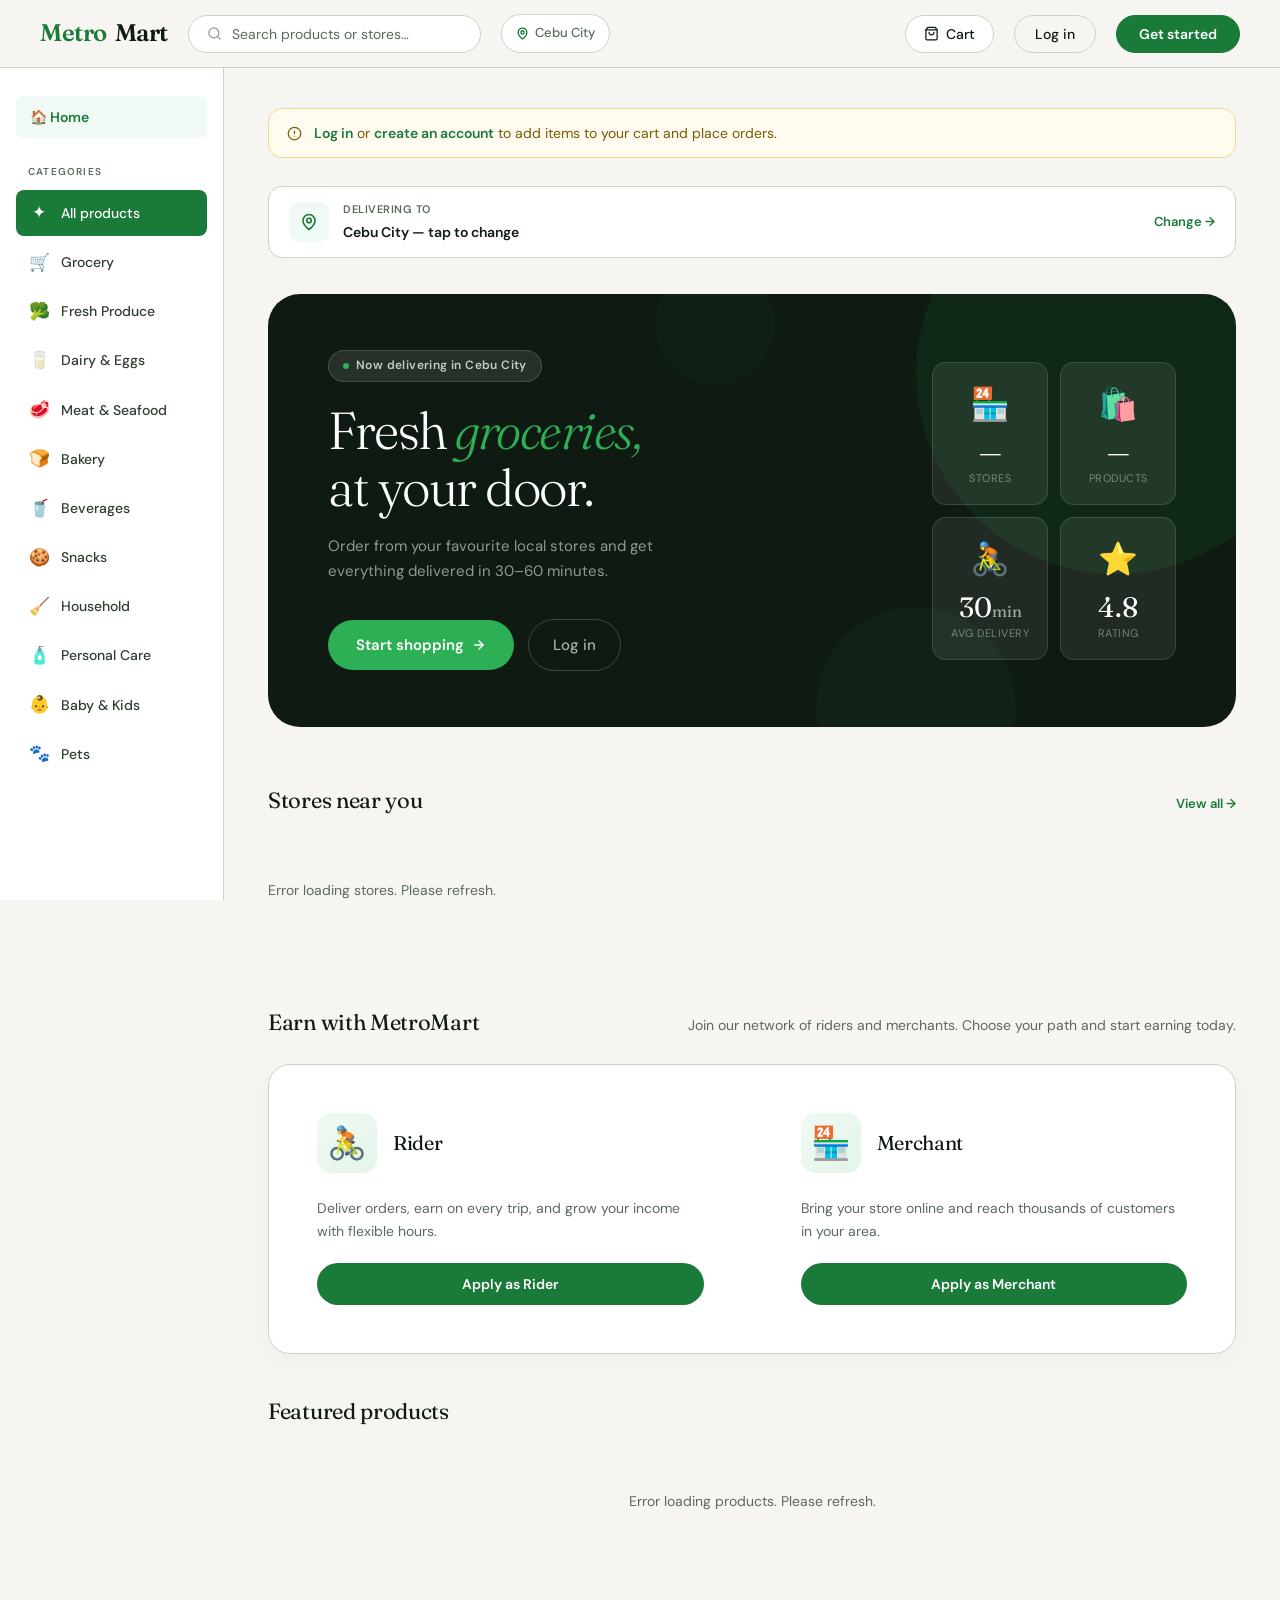
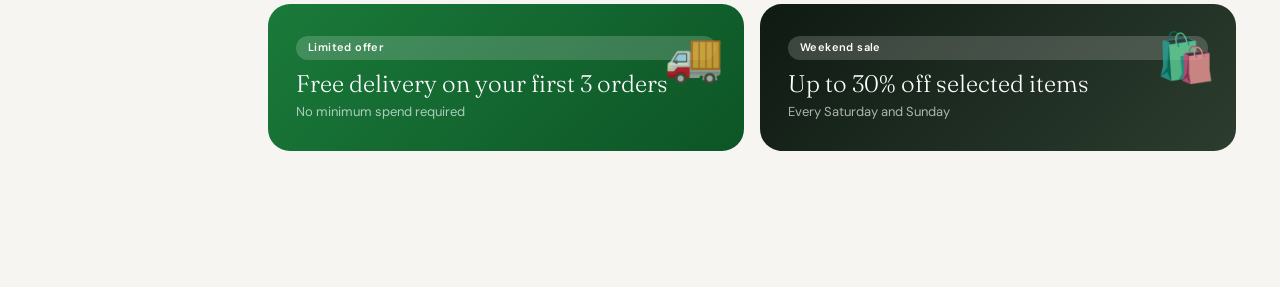
<file: index.html>
<!DOCTYPE html>
<html lang="en">
<head>
<meta charset="UTF-8">
<meta name="viewport" content="width=device-width, initial-scale=1.0">
<title>MetroMart — Fresh Groceries Delivered</title>
<link rel="preconnect" href="https://fonts.googleapis.com">
<link href="https://fonts.googleapis.com/css2?family=Fraunces:ital,opsz,wght@0,9..144,300;0,9..144,400;0,9..144,600;1,9..144,300;1,9..144,400&family=DM+Sans:wght@400;500;600&display=swap" rel="stylesheet">
<link rel="stylesheet" href="vendor/leaflet/leaflet.min.css">
<script src="vendor/leaflet/leaflet.min.js"></script>
<link rel="stylesheet" href="css/landing.css">
<style>
  .apply-section { margin: 56px 0 40px; }
  .apply-card { background: var(--white); border: 1.5px solid var(--stone-dark); border-radius: var(--radius-lg); padding: 48px; margin-top: 24px; box-shadow: 0 8px 24px rgba(26,122,58,.04); transition: border-color .18s, box-shadow .18s; }
  .apply-card:hover { border-color: var(--green-mid); box-shadow: 0 12px 36px rgba(26,122,58,.08); }
  .apply-grid { display: grid; grid-template-columns: 1fr 1px 1fr; gap: 48px; align-items: center; }
  .apply-option { display: flex; flex-direction: column; gap: 20px; }
  .apply-option-header { display: flex; align-items: center; gap: 16px; margin-bottom: 4px; }
  .apply-option-icon { width: 60px; height: 60px; border-radius: var(--radius-md); background: linear-gradient(135deg, var(--green-light), var(--green-pale)); display: flex; align-items: center; justify-content: center; font-size: 32px; flex-shrink: 0; }
  .apply-option h3 { font-family: var(--font-display); font-size: 20px; font-weight: 400; letter-spacing: -.3px; margin: 0; color: var(--ink); }
  .apply-option p { font-size: 14px; color: var(--ink-soft); line-height: 1.65; margin: 0; }
  .apply-option-btn { display: inline-flex; align-items: center; justify-content: center; padding: 12px 28px; border-radius: 40px; background: var(--green); color: #fff; font-size: 14px; font-weight: 600; border: none; cursor: pointer; transition: background .18s, transform .18s; text-decoration: none; }
  .apply-option-btn:hover { background: var(--green-mid); transform: translateY(-2px); }
  .apply-option-btn:active { transform: translateY(0); }
  .apply-divider { background: var(--stone-mid); }
  .section-text { color: var(--ink-soft); font-size: 14px; display: block; margin-top: 8px; }
  @media (max-width: 900px) {
    .apply-card { padding: 36px; }
    .apply-grid { grid-template-columns: 1fr; gap: 36px; }
    .apply-divider { display: none; }
  }
  @media (max-width: 600px) {
    .apply-card { padding: 24px; }
    .apply-grid { gap: 24px; }
    .apply-option-header { gap: 12px; }
    .apply-option-icon { width: 48px; height: 48px; font-size: 24px; }
  }
</style>
</head>
<body>

<!-- NAV -->
<nav class="nav">
  <div class="nav-logo">Metro<span class="dot">Mart</span></div>

  <div class="nav-search">
    <svg width="15" height="15" viewBox="0 0 24 24" fill="none" stroke="currentColor" stroke-width="2" stroke-linecap="round" stroke-linejoin="round"><circle cx="11" cy="11" r="8"/><path d="m21 21-4.35-4.35"/></svg>
    <input id="searchInput" type="text" placeholder="Search products or stores…" oninput="handleSearch()">
  </div>

  <div class="nav-loc" onclick="openLocationModal()" title="Change delivery location">
    <svg width="13" height="13" viewBox="0 0 24 24" fill="none" stroke="currentColor" stroke-width="2.5" stroke-linecap="round" stroke-linejoin="round"><path d="M20 10c0 6-8 12-8 12s-8-6-8-12a8 8 0 0 1 16 0z"/><circle cx="12" cy="10" r="3"/></svg>
    <span id="locationLabel">Cebu City</span>
  </div>

  <div class="nav-gap"></div>

  <button class="nav-cart" id="cartBtn" onclick="openCartOrLogin()">
    <svg width="15" height="15" viewBox="0 0 24 24" fill="none" stroke="currentColor" stroke-width="2" stroke-linecap="round" stroke-linejoin="round"><path d="M6 2 3 6v14a2 2 0 0 0 2 2h14a2 2 0 0 0 2-2V6l-3-4z"/><line x1="3" y1="6" x2="21" y2="6"/><path d="M16 10a4 4 0 0 1-8 0"/></svg>
    Cart
    <span class="cart-badge" id="cartBadge">0</span>
  </button>

  <button class="btn-login"  id="loginBtn"  onclick="window.location.href='login.html'">Log in</button>
  <button class="btn-signup" id="signupBtn" onclick="window.location.href='register.html'">Get started</button>
</nav>

<!-- LAYOUT -->
<div class="layout">

  <!-- SIDEBAR -->
  <aside class="sidebar">
    <div class="home-btn" onclick="showAll()">🏠 Home</div>
    <div class="sidebar-section-label">Categories</div>
    <div class="cat-item active" onclick="filterCat(this,'all')"><span class="cat-icon">✦</span> All products</div>
    <div class="cat-item" onclick="filterCat(this,'grocery')"><span class="cat-icon">🛒</span> Grocery</div>
    <div class="cat-item" onclick="filterCat(this,'fresh')"><span class="cat-icon">🥦</span> Fresh Produce</div>
    <div class="cat-item" onclick="filterCat(this,'dairy')"><span class="cat-icon">🥛</span> Dairy & Eggs</div>
    <div class="cat-item" onclick="filterCat(this,'meat')"><span class="cat-icon">🥩</span> Meat & Seafood</div>
    <div class="cat-item" onclick="filterCat(this,'bakery')"><span class="cat-icon">🍞</span> Bakery</div>
    <div class="cat-item" onclick="filterCat(this,'beverages')"><span class="cat-icon">🥤</span> Beverages</div>
    <div class="cat-item" onclick="filterCat(this,'snacks')"><span class="cat-icon">🍪</span> Snacks</div>
    <div class="cat-item" onclick="filterCat(this,'household')"><span class="cat-icon">🧹</span> Household</div>
    <div class="cat-item" onclick="filterCat(this,'personal')"><span class="cat-icon">🧴</span> Personal Care</div>
    <div class="cat-item" onclick="filterCat(this,'baby')"><span class="cat-icon">👶</span> Baby & Kids</div>
    <div class="cat-item" onclick="filterCat(this,'pets')"><span class="cat-icon">🐾</span> Pets</div>
  </aside>

  <!-- MAIN -->
  <main class="main">

    <!-- Auth notice (hidden when logged in) -->
    <div class="auth-notice" id="loginNotice">
      <svg width="15" height="15" viewBox="0 0 24 24" fill="none" stroke="currentColor" stroke-width="2" stroke-linecap="round" stroke-linejoin="round"><circle cx="12" cy="12" r="10"/><line x1="12" y1="8" x2="12" y2="12"/><line x1="12" y1="16" x2="12.01" y2="16"/></svg>
      <span><a href="login.html">Log in</a> or <a href="register.html">create an account</a> to add items to your cart and place orders.</span>
    </div>

    <!-- Delivery bar -->
    <div class="delivery-bar" onclick="openLocationModal()">
      <div class="delivery-bar-icon">
        <svg width="18" height="18" viewBox="0 0 24 24" fill="none" stroke="#1a7a3a" stroke-width="2.2" stroke-linecap="round" stroke-linejoin="round"><path d="M20 10c0 6-8 12-8 12s-8-6-8-12a8 8 0 0 1 16 0z"/><circle cx="12" cy="10" r="3"/></svg>
      </div>
      <div class="delivery-bar-text">
        <div class="delivery-bar-label">Delivering to</div>
        <div class="delivery-bar-addr" id="deliveryAddressBar">Cebu City — tap to change</div>
      </div>
      <div class="delivery-bar-cta">Change →</div>
    </div>

    <!-- Hero -->
    <section class="hero">
      <div class="hero-bg-circle c1"></div>
      <div class="hero-bg-circle c2"></div>
      <div class="hero-bg-circle c3"></div>
      <div class="hero-content">
        <div class="hero-badge"><span></span> Now delivering in Cebu City</div>
        <h1 class="hero-title">Fresh <em>groceries,</em><br>at your door.</h1>
        <p class="hero-sub">Order from your favourite local stores and get everything delivered in 30–60 minutes.</p>
        <div class="hero-actions">
          <a href="register.html" class="hero-btn-primary">
            Start shopping
            <svg width="14" height="14" viewBox="0 0 24 24" fill="none" stroke="currentColor" stroke-width="2.5" stroke-linecap="round" stroke-linejoin="round"><path d="M5 12h14"/><path d="m12 5 7 7-7 7"/></svg>
          </a>
          <a href="login.html" class="hero-btn-secondary">Log in</a>
        </div>
      </div>
      <div class="hero-visual">
        <div class="hero-pill"><div class="pill-icon">🏪</div><div class="pill-num" id="heroStores">—</div><div class="pill-label">Stores</div></div>
        <div class="hero-pill"><div class="pill-icon">🛍️</div><div class="pill-num" id="heroProducts">—</div><div class="pill-label">Products</div></div>
        <div class="hero-pill"><div class="pill-icon">🚴</div><div class="pill-num">30<span style="font-size:16px;opacity:.6">min</span></div><div class="pill-label">Avg delivery</div></div>
        <div class="hero-pill"><div class="pill-icon">⭐</div><div class="pill-num">4.8</div><div class="pill-label">Rating</div></div>
      </div>
    </section>

    <!-- Stores -->
    <section class="stores-section" id="storesSection">
      <div class="section-row">
        <h2 class="section-title">Stores near you</h2>
        <span class="section-link" onclick="window.location.href='pages/customer-dashboard.html'">View all →</span>
      </div>
      <div class="stores-scroll" id="storeRow"><div class="empty">Loading stores…</div></div>
    </section>

    <!-- Apply Section -->
    <section class="apply-section">
      <div class="section-row">
        <h2 class="section-title">Earn with MetroMart</h2>
        <span class="section-text">Join our network of riders and merchants. Choose your path and start earning today.</span>
      </div>
      <div class="apply-card">
        <div class="apply-grid">
          <div class="apply-option">
            <div class="apply-option-header">
              <div class="apply-option-icon">🚴</div>
              <h3>Rider</h3>
            </div>
            <p>Deliver orders, earn on every trip, and grow your income with flexible hours.</p>
            <button class="apply-option-btn" onclick="window.location.href='rider-apply.html'">Apply as Rider</button>
          </div>
          <div class="apply-divider"></div>
          <div class="apply-option">
            <div class="apply-option-header">
              <div class="apply-option-icon">🏪</div>
              <h3>Merchant</h3>
            </div>
            <p>Bring your store online and reach thousands of customers in your area.</p>
            <button class="apply-option-btn" onclick="window.location.href='merchant-apply.html'">Apply as Merchant</button>
          </div>
        </div>
      </div>
    </section>

    <!-- Products -->
    <section class="products-section">
      <div class="section-row">
        <h2 class="section-title" id="productSectionTitle">Featured products</h2>
      </div>
      <div class="product-grid" id="productGrid"><div class="empty" style="grid-column:1/-1">Loading products…</div></div>
    </section>

    <!-- Promos -->
    <div class="promo-grid">
      <div class="promo-card promo-1">
        <span class="promo-emoji">🚚</span>
        <div class="promo-tag">Limited offer</div>
        <div class="promo-title">Free delivery on your first 3 orders</div>
        <div class="promo-sub">No minimum spend required</div>
      </div>
      <div class="promo-card promo-2">
        <span class="promo-emoji">🛍️</span>
        <div class="promo-tag">Weekend sale</div>
        <div class="promo-title">Up to 30% off selected items</div>
        <div class="promo-sub">Every Saturday and Sunday</div>
      </div>
    </div>

  </main>
</div>

<!-- Login Required Modal -->
<div class="modal-overlay" id="loginModal">
  <div class="modal-box">
    <div class="icon">🔒</div>
    <h3>Login required</h3>
    <p>Please log in or create a free account to add items to your cart and place orders.</p>
    <div class="modal-btns">
      <a href="login.html" class="modal-btn-primary">Log in</a>
      <button onclick="closeModal('loginModal')" class="modal-btn-ghost">Cancel</button>
    </div>
  </div>
</div>

<!-- Location Modal -->
<div class="modal-overlay" id="locationModal">
  <div class="map-modal-wrap">
    <div class="map-modal-head">
      <h3>Set delivery location</h3>
      <button class="map-modal-close" onclick="closeModal('locationModal')">✕</button>
    </div>
    <div class="map-modal-hint">📌 Click the map to pin your location, drag the marker, or search below.</div>
    <div id="locationPickerMap"></div>
    <div class="map-modal-foot">
      <input type="text" id="locationSearchInput" placeholder="Search an address…" onkeydown="if(event.key==='Enter')searchAddress()">
      <button class="btn-loc" onclick="useCurrentLocation()">📍 My location</button>
      <button class="btn-confirm" onclick="confirmLocation()">Confirm</button>
    </div>
  </div>
</div>

<div id="toast"></div>

<script>
// ── State ──────────────────────────────────────
let currentUser  = null;
let allProducts  = [];
let allMerchants = [];
let locationMap  = null, locationMarker = null;
let pickedLat    = 10.3157, pickedLng = 123.8854, pickedAddress = 'Cebu City';

// ── Init ───────────────────────────────────────
(async () => {
  restoreLocation();
  try {
    const r = await fetch('api/auth/?action=me');
    const d = await r.json();
    if (d.ok) {
      currentUser = d.data;
      document.getElementById('loginNotice').style.display = 'none';
      document.getElementById('loginBtn').textContent  = 'My account';
      document.getElementById('loginBtn').onclick      = () => window.location.href = dashboardFor(currentUser.role);
      document.getElementById('signupBtn').textContent = 'Log out';
      document.getElementById('signupBtn').style.background  = '#d63b3b';
      document.getElementById('signupBtn').style.borderColor = '#d63b3b';
      document.getElementById('signupBtn').onclick = async () => {
        await fetch('api/auth/?action=logout', { method: 'POST' });
        location.reload();
      };
      const cnt = (JSON.parse(localStorage.getItem('mm_cart') || '[]')).reduce((s,i) => s+i.qty, 0);
      if (cnt > 0) {
        const b = document.getElementById('cartBadge');
        b.textContent = cnt; b.style.display = 'flex';
      }
    }
  } catch(e) {
    console.warn('Auth check failed (not logged in):', e.message);
  }
  try {
    await Promise.all([loadMerchants(), loadProducts('all')]);
  } catch(e) {
    console.error('Failed to load data:', e);
    showToast('Failed to load data. Please refresh.', 'warn');
  }
})();

function dashboardFor(role) {
  return { admin:'pages/admin-dashboard.html', employee:'pages/employee-dashboard.html',
           rider:'pages/rider-dashboard.html' }[role] || 'pages/customer-dashboard.html';
}

// ── Data ───────────────────────────────────────
async function loadMerchants() {
  try {
    const r = await fetch('api/merchants/');
    if (!r.ok) throw new Error(`HTTP ${r.status}`);
    const d = await r.json();
    if (!d.ok) throw new Error(d.error || 'Failed to load merchants');
    allMerchants = d.data || [];
    document.getElementById('heroStores').textContent = allMerchants.length;
    renderMerchants(allMerchants);
  } catch(e) {
    console.error('Error loading merchants:', e);
    document.getElementById('storeRow').innerHTML = '<div class="empty">Error loading stores. Please refresh.</div>';
  }
}

async function loadProducts(cat = 'all') {
  try {
    const qs = cat === 'all' ? 'limit=24' : `category=${cat}&limit=50`;
    const r  = await fetch(`api/products/?${qs}`);
    if (!r.ok) throw new Error(`HTTP ${r.status}`);
    const d  = await r.json();
    if (!d.ok) throw new Error(d.error || 'Failed to load products');
    allProducts = d.data || [];
    document.getElementById('heroProducts').textContent = allProducts.length + (cat === 'all' ? '+' : '');
    renderProducts(allProducts);
  } catch(e) {
    console.error('Error loading products:', e);
    document.getElementById('productGrid').innerHTML = '<div class="empty" style="grid-column:1/-1">Error loading products. Please refresh.</div>';
  }
}

// ── Render ─────────────────────────────────────
function renderMerchants(list) {
  const row = document.getElementById('storeRow');
  if (!list.length) { row.innerHTML = '<div class="empty">No stores yet.</div>'; return; }
  row.innerHTML = list.map(m => `
    <div class="store-card" onclick="window.location.href='pages/customer-dashboard.html?merchant=${m.id}'">
      <div class="store-img-wrap">
        ${m.image_path ? `<img src="${m.image_path}" alt="${esc(m.name)}">` : '🏪'}
      </div>
      <div class="store-name">${esc(m.name)}</div>
      <div class="store-addr">📍 ${esc(m.address || '')}</div>
    </div>`).join('');
}

function renderProducts(list) {
  const grid = document.getElementById('productGrid');
  if (!list.length) { grid.innerHTML = '<div class="empty" style="grid-column:1/-1">No products found.</div>'; return; }
  grid.innerHTML = list.map(p => {
    const m = allMerchants.find(x => x.id == p.merchant_id);
    const available = p.status === 'Available';
    return `
      <div class="product-card" onclick="handleProductClick(${p.id})">
        <div class="product-img-wrap">
          ${p.image_path ? `<img src="${p.image_path}" alt="${esc(p.name)}">` : '🛍️'}
        </div>
        <div class="product-info">
          <div class="product-name">${esc(p.name)}</div>
          <div class="product-store">${m ? esc(m.name) : ''}</div>
          <div class="product-row">
            <div class="product-price">₱${parseFloat(p.price).toFixed(2)}</div>
            ${available
              ? `<button class="btn-add" onclick="event.stopPropagation();addToCart(${p.id})">+</button>`
              : `<span class="out-of-stock-tag">Out of stock</span>`}
          </div>
        </div>
      </div>`;
  }).join('');
}

// ── Cart ───────────────────────────────────────
function addToCart(prodId) {
  if (!currentUser) { openModal('loginModal'); return; }
  const p = allProducts.find(x => x.id == prodId); if (!p) return;
  const cart = JSON.parse(localStorage.getItem('mm_cart') || '[]');
  const idx  = cart.findIndex(i => i.id == prodId);
  if (idx > -1) cart[idx].qty++;
  else cart.push({ id: prodId, name: p.name, price: p.price, qty: 1, merchant_id: p.merchant_id, image_path: p.image_path || null });
  localStorage.setItem('mm_cart', JSON.stringify(cart));
  const cnt = cart.reduce((s,i)=>s+i.qty,0);
  const b   = document.getElementById('cartBadge');
  b.textContent = cnt; b.style.display = 'flex';
  showToast('Added to cart ✓', 'green');
}

function openCartOrLogin() {
  if (!currentUser) { openModal('loginModal'); return; }
  window.location.href = 'pages/customer-dashboard.html#cart';
}

function handleProductClick(id) {
  if (!currentUser) { openModal('loginModal'); return; }
  window.location.href = `pages/customer-dashboard.html?product=${id}`;
}

// ── Filters ────────────────────────────────────
function filterCat(el, cat) {
  document.querySelectorAll('.cat-item').forEach(i => i.classList.remove('active'));
  el.classList.add('active');
  const label = cat === 'all' ? 'Featured products' : el.textContent.trim();
  document.getElementById('productSectionTitle').textContent = label;
  loadProducts(cat);
}

function showAll() {
  document.querySelectorAll('.cat-item').forEach((i,idx) => i.classList.toggle('active', idx===0));
  document.getElementById('productSectionTitle').textContent = 'Featured products';
  loadProducts('all');
}

function handleSearch() {
  const q = document.getElementById('searchInput').value.toLowerCase().trim();
  if (!q) { renderProducts(allProducts); renderMerchants(allMerchants); return; }
  renderProducts(allProducts.filter(p => p.name?.toLowerCase().includes(q)));
  renderMerchants(allMerchants.filter(m => m.name?.toLowerCase().includes(q)));
}

// ── Modals ─────────────────────────────────────
function openModal(id)  { document.getElementById(id).classList.add('open'); }
function closeModal(id) { document.getElementById(id).classList.remove('open'); }
document.querySelectorAll('.modal-overlay').forEach(el =>
  el.addEventListener('click', e => { if (e.target === el) el.classList.remove('open'); })
);

// ── Location ───────────────────────────────────
function openLocationModal() {
  openModal('locationModal');
  setTimeout(() => {
    if (!locationMap) {
      locationMap = L.map('locationPickerMap').setView([pickedLat, pickedLng], 13);
      L.tileLayer('https://{s}.tile.openstreetmap.org/{z}/{x}/{y}.png',
        { attribution: '© OpenStreetMap', maxZoom: 19 }).addTo(locationMap);
      const pinIcon = L.divIcon({ className:'', html:'<div style="font-size:30px;filter:drop-shadow(0 2px 4px rgba(0,0,0,.3))">📍</div>', iconAnchor:[15,30], iconSize:[30,30] });
      locationMarker = L.marker([pickedLat,pickedLng],{icon:pinIcon,draggable:true}).addTo(locationMap);
      locationMap.on('click', e => { locationMarker.setLatLng(e.latlng); pickedLat=e.latlng.lat; pickedLng=e.latlng.lng; reverseGeocode(pickedLat,pickedLng); });
      locationMarker.on('dragend', e => { const ll=e.target.getLatLng(); pickedLat=ll.lat; pickedLng=ll.lng; reverseGeocode(pickedLat,pickedLng); });
    } else { locationMap.invalidateSize(); }
  }, 200);
}

async function reverseGeocode(lat,lng) {
  try {
    const r = await fetch(`https://nominatim.openstreetmap.org/reverse?lat=${lat}&lon=${lng}&format=json`);
    const d = await r.json();
    pickedAddress = d.display_name || `${lat.toFixed(4)},${lng.toFixed(4)}`;
  } catch(e) { pickedAddress = `${lat.toFixed(4)},${lng.toFixed(4)}`; }
  document.getElementById('locationSearchInput').value = pickedAddress;
}

async function searchAddress() {
  const q = document.getElementById('locationSearchInput').value.trim(); if(!q) return;
  try {
    const r = await fetch(`https://nominatim.openstreetmap.org/search?q=${encodeURIComponent(q)}&format=json&limit=1`);
    const d = await r.json();
    if (!d.length) { showToast('Address not found','warn'); return; }
    pickedLat=parseFloat(d[0].lat); pickedLng=parseFloat(d[0].lon); pickedAddress=d[0].display_name;
    locationMap.setView([pickedLat,pickedLng],15); locationMarker.setLatLng([pickedLat,pickedLng]);
    document.getElementById('locationSearchInput').value = pickedAddress;
  } catch(e) { showToast('Search failed','warn'); }
}

function useCurrentLocation() {
  if (!navigator.geolocation) { showToast('Geolocation not supported','warn'); return; }
  navigator.geolocation.getCurrentPosition(pos => {
    pickedLat=pos.coords.latitude; pickedLng=pos.coords.longitude;
    locationMap.setView([pickedLat,pickedLng],16); locationMarker.setLatLng([pickedLat,pickedLng]);
    reverseGeocode(pickedLat,pickedLng);
  }, () => showToast('Could not get location','warn'));
}

function confirmLocation() {
  const label = pickedAddress.length > 36 ? pickedAddress.slice(0,36)+'…' : pickedAddress;
  document.getElementById('locationLabel').textContent     = label;
  document.getElementById('deliveryAddressBar').textContent = pickedAddress;
  localStorage.setItem('mm_delivery_lat',     pickedLat);
  localStorage.setItem('mm_delivery_lng',     pickedLng);
  localStorage.setItem('mm_delivery_address', pickedAddress);
  closeModal('locationModal');
  showToast('Location saved','green');
}

function restoreLocation() {
  const saved = localStorage.getItem('mm_delivery_address');
  if (!saved) return;
  const label = saved.length>30 ? saved.slice(0,30)+'…' : saved;
  document.getElementById('locationLabel').textContent     = label;
  document.getElementById('deliveryAddressBar').textContent = saved;
  pickedLat     = parseFloat(localStorage.getItem('mm_delivery_lat') || 10.3157);
  pickedLng     = parseFloat(localStorage.getItem('mm_delivery_lng') || 123.8854);
  pickedAddress = saved;
}

// ── Toast ───────────────────────────────────
function showToast(msg, type='') {
  const t = document.getElementById('toast');
  t.textContent=msg; t.className=`show ${type}`;
  setTimeout(() => t.className='', 2800);
}

// ── Helpers ────────────────────────────────────
function esc(s) { return String(s).replace(/&/g,'&amp;').replace(/</g,'&lt;').replace(/>/g,'&gt;').replace(/"/g,'&quot;'); }
</script>
</body>
</html>
</file>
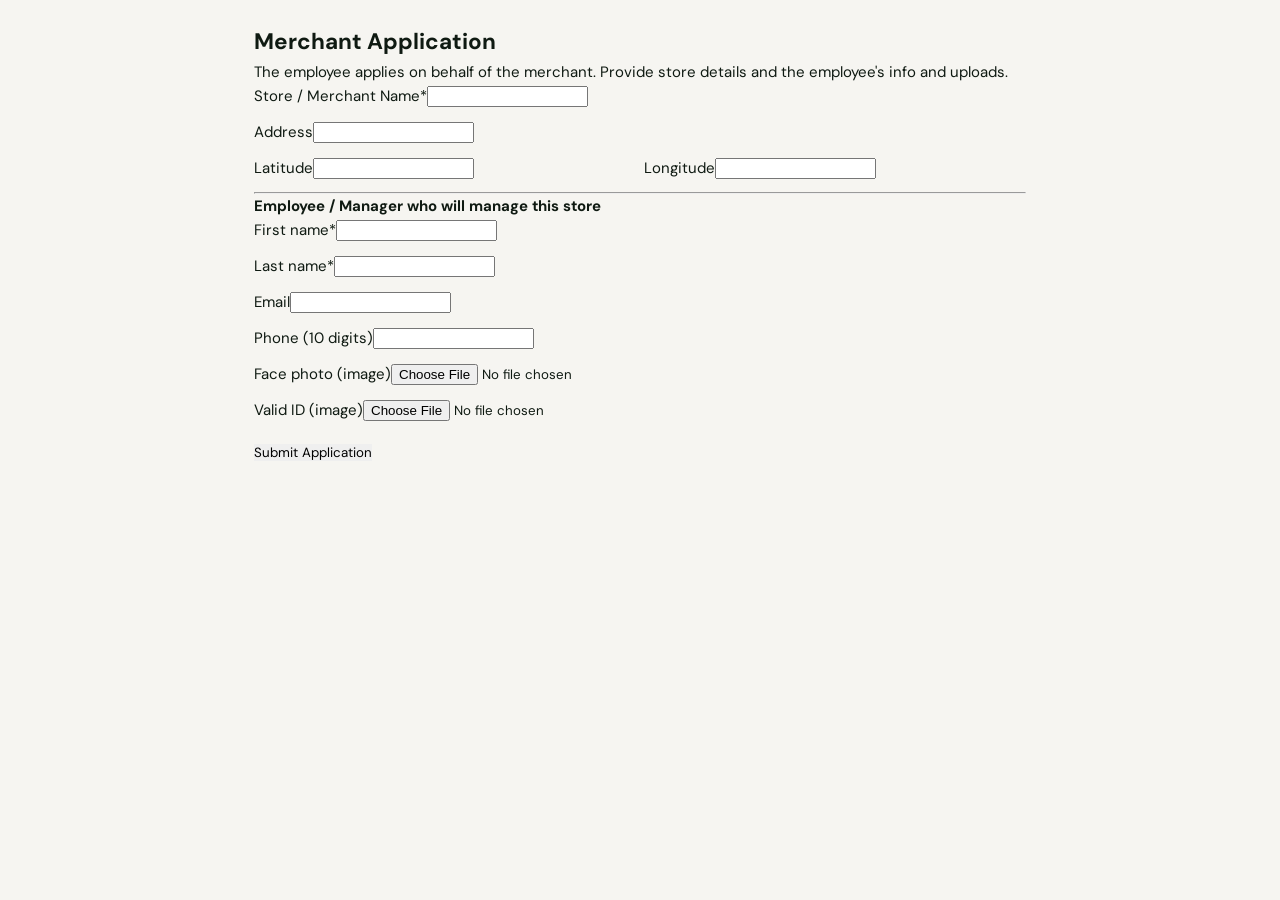
<file: apply-merchant.html>
<!doctype html>
<html>
<head>
  <meta charset="utf-8">
  <meta name="viewport" content="width=device-width,initial-scale=1">
  <title>Apply as Merchant — MetroMart</title>
  <link rel="stylesheet" href="css/styles.css">
  <style>body{padding:24px;max-width:820px;margin:0 auto} .form-group{margin-bottom:12px}</style>
</head>
<body>
  <h2>Merchant Application</h2>
  <p>The employee applies on behalf of the merchant. Provide store details and the employee's info and uploads.</p>
  <form id="merchantForm">
    <div class="form-group"><label>Store / Merchant Name*</label><input name="merchant_name" required></div>
    <div class="form-group"><label>Address</label><input name="address"></div>
    <div class="form-row" style="display:flex;gap:8px">
      <div class="form-group" style="flex:1"><label>Latitude</label><input name="latitude"></div>
      <div class="form-group" style="flex:1"><label>Longitude</label><input name="longitude"></div>
    </div>
    <hr>
    <h4>Employee / Manager who will manage this store</h4>
    <div class="form-group"><label>First name*</label><input name="employee_fname" required></div>
    <div class="form-group"><label>Last name*</label><input name="employee_lname" required></div>
    <div class="form-group"><label>Email</label><input name="employee_email" type="email"></div>
    <div class="form-group"><label>Phone (10 digits)</label><input name="employee_phone" pattern="[0-9]{10}"></div>
    <div class="form-group"><label>Face photo (image)</label><input name="employee_face" type="file" accept="image/*"></div>
    <div class="form-group"><label>Valid ID (image)</label><input name="employee_id" type="file" accept="image/*"></div>
    <div style="margin-top:18px;"><button type="submit">Submit Application</button></div>
  </form>
  <div id="msg" style="margin-top:14px;color:green"></div>
  <script>
    const form = document.getElementById('merchantForm');
    form.addEventListener('submit', async e => {
      e.preventDefault();
      const fd = new FormData(form);
      const res = await fetch('api/applications/merchants.php', { method: 'POST', body: fd });
      const d = await res.json();
      const msg = document.getElementById('msg');
      if (!d.ok) { msg.style.color='red'; msg.textContent = d.error || 'Submission failed'; return; }
      msg.style.color='green'; msg.textContent = 'Application submitted — ID: ' + (d.data.id || '—');
      form.reset();
    });
  </script>
</body>
</html>
</file>
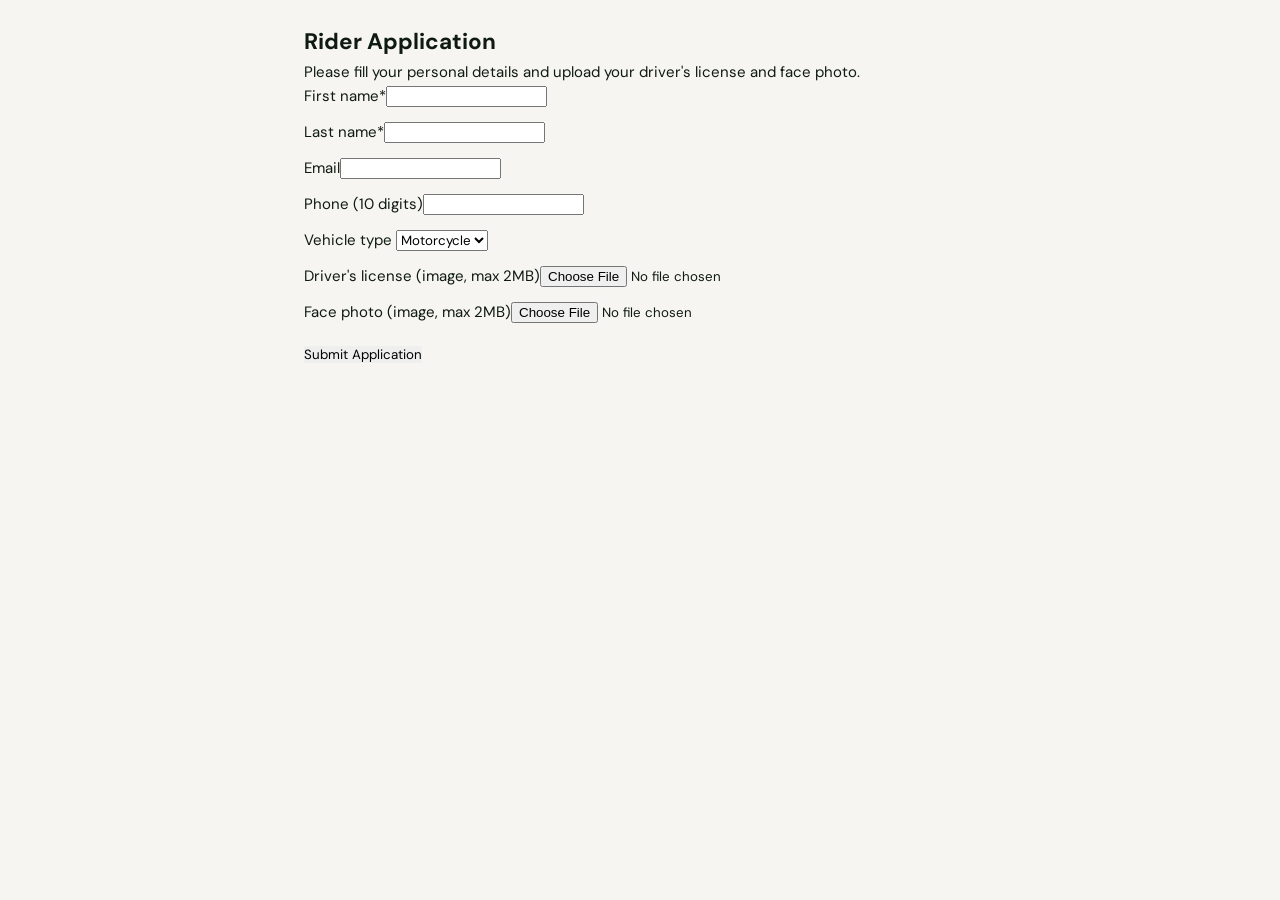
<file: apply-rider.html>
<!doctype html>
<html>
<head>
  <meta charset="utf-8">
  <meta name="viewport" content="width=device-width,initial-scale=1">
  <title>Apply as Rider — MetroMart</title>
  <link rel="stylesheet" href="css/styles.css">
  <style>body{padding:24px;max-width:720px;margin:0 auto} .form-group{margin-bottom:12px}</style>
</head>
<body>
  <h2>Rider Application</h2>
  <p>Please fill your personal details and upload your driver's license and face photo.</p>
  <form id="riderForm">
    <div class="form-group"><label>First name*</label><input name="fname" required></div>
    <div class="form-group"><label>Last name*</label><input name="lname" required></div>
    <div class="form-group"><label>Email</label><input name="email" type="email"></div>
    <div class="form-group"><label>Phone (10 digits)</label><input name="phone" pattern="[0-9]{10}"></div>
    <div class="form-group"><label>Vehicle type</label>
      <select name="vehicle_type"><option value="motorcycle">Motorcycle</option><option value="bicycle">Bicycle</option><option value="car">Car</option></select>
    </div>
    <div class="form-group"><label>Driver's license (image, max 2MB)</label><input name="license" type="file" accept="image/*"></div>
    <div class="form-group"><label>Face photo (image, max 2MB)</label><input name="photo" type="file" accept="image/*"></div>
    <div style="margin-top:18px;"><button type="submit">Submit Application</button></div>
  </form>
  <div id="msg" style="margin-top:14px;color:green"></div>
  <script>
    const form = document.getElementById('riderForm');
    form.addEventListener('submit', async e => {
      e.preventDefault();
      const fd = new FormData(form);
      const res = await fetch('api/applications/riders.php', { method: 'POST', body: fd });
      const d = await res.json();
      const msg = document.getElementById('msg');
      if (!d.ok) { msg.style.color='red'; msg.textContent = d.error || 'Submission failed'; return; }
      msg.style.color='green'; msg.textContent = 'Application submitted — ID: ' + (d.data.id || '—');
      form.reset();
    });
  </script>
</body>
</html>
</file>
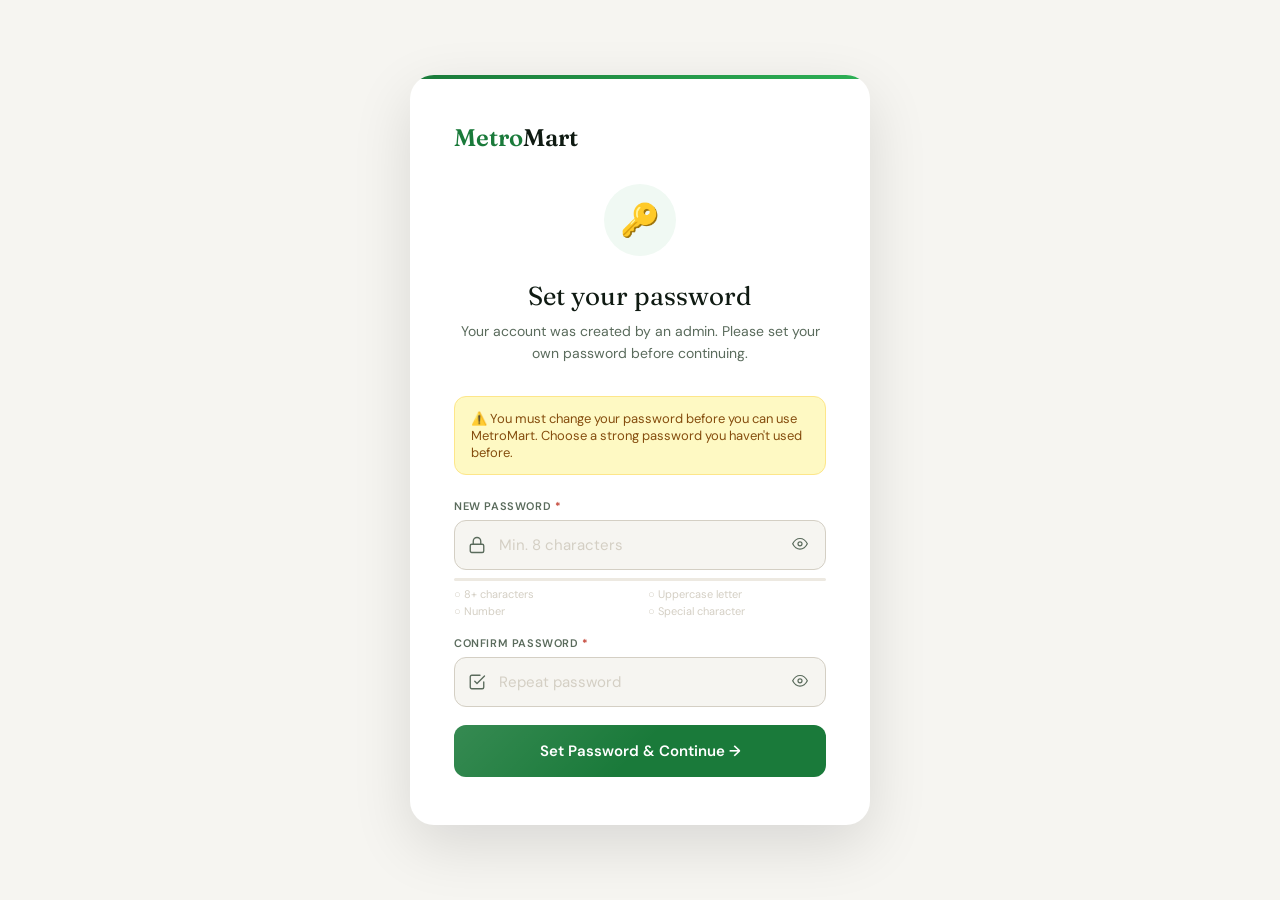
<file: change-password.html>
<!DOCTYPE html>
<html lang="en">
<head>
<meta charset="UTF-8">
<meta name="viewport" content="width=device-width, initial-scale=1.0">
<title>Set Your Password — MetroMart</title>
<link rel="preconnect" href="https://fonts.googleapis.com">
<link href="https://fonts.googleapis.com/css2?family=Fraunces:ital,opsz,wght@0,9..144,300;0,9..144,400;0,9..144,600&family=DM+Sans:opsz,wght@9..40,400;9..40,500;9..40,600&display=swap" rel="stylesheet">
<style>
:root{
  --green:#1a7a3a;--green-mid:#228844;--green-light:#f0f9f3;--green-glow:#2db055;
  --ink:#0f1a12;--ink-soft:#5a6b5c;--stone:#f6f5f1;--stone-mid:#ede9e1;--stone-dark:#d4cfc4;
  --white:#ffffff;--red:#c0392b;
}
*,*::before,*::after{margin:0;padding:0;box-sizing:border-box;}
body{font-family:'DM Sans',sans-serif;min-height:100vh;background:var(--stone);display:flex;align-items:center;justify-content:center;padding:20px;}
.card{background:var(--white);border-radius:24px;padding:48px 44px;width:100%;max-width:460px;box-shadow:0 20px 60px rgba(0,0,0,.12);position:relative;overflow:hidden;}
.card::before{content:'';position:absolute;top:0;left:0;right:0;height:4px;background:linear-gradient(90deg,var(--green),var(--green-glow));}
.logo{font-family:'Fraunces',serif;font-size:24px;font-weight:600;color:var(--green);margin-bottom:32px;}
.logo-dot{color:var(--ink);}
.icon-wrap{width:72px;height:72px;border-radius:50%;background:var(--green-light);display:flex;align-items:center;justify-content:center;font-size:32px;margin:0 auto 24px;}
h1{font-family:'Fraunces',serif;font-size:26px;font-weight:400;color:var(--ink);text-align:center;margin-bottom:8px;}
.subtitle{font-size:14px;color:var(--ink-soft);text-align:center;margin-bottom:32px;line-height:1.6;}
.notice-box{background:#fef9c3;border:1px solid #fde68a;border-radius:12px;padding:13px 16px;font-size:13px;color:#854d0e;margin-bottom:24px;display:flex;align-items:flex-start;gap:10px;}
.field{margin-bottom:18px;}
.field label{display:block;font-size:11px;font-weight:600;letter-spacing:.6px;text-transform:uppercase;color:var(--ink-soft);margin-bottom:7px;}
.input-wrap{position:relative;}
.input-wrap input{width:100%;height:50px;padding:0 44px 0 44px;border:1.5px solid var(--stone-dark);border-radius:12px;font-family:'DM Sans',sans-serif;font-size:15px;color:var(--ink);background:var(--stone);outline:none;transition:border-color .18s,background .18s,box-shadow .18s;}
.input-wrap input:focus{border-color:var(--green-mid);background:var(--white);box-shadow:0 0 0 3px rgba(34,136,68,.1);}
.input-wrap input::placeholder{color:var(--stone-dark);}
.input-icon{position:absolute;left:14px;top:50%;transform:translateY(-50%);color:var(--ink-soft);pointer-events:none;}
.toggle-pw{position:absolute;right:14px;top:50%;transform:translateY(-50%);background:none;border:none;cursor:pointer;color:var(--ink-soft);padding:4px;line-height:1;}
.toggle-pw:hover{color:var(--ink);}

.pw-strength{margin-top:8px;}
.pw-bar-track{height:3px;border-radius:2px;background:var(--stone-mid);overflow:hidden;margin-bottom:6px;}
.pw-bar-fill{height:100%;border-radius:2px;transition:width .3s,background .3s;}
.pw-reqs{display:grid;grid-template-columns:1fr 1fr;gap:3px 16px;margin-top:6px;}
.pw-req{font-size:11px;color:var(--stone-dark);transition:color .2s;}
.pw-req.met{color:var(--green);}
.pw-req::before{content:'○ ';}
.pw-req.met::before{content:'✓ ';}

.btn{width:100%;height:52px;background:var(--green);color:#fff;border:none;border-radius:12px;font-family:'DM Sans',sans-serif;font-size:15px;font-weight:600;cursor:pointer;display:flex;align-items:center;justify-content:center;gap:8px;transition:background .18s;margin-top:8px;position:relative;overflow:hidden;}
.btn::after{content:'';position:absolute;inset:0;background:linear-gradient(135deg,rgba(255,255,255,.12) 0%,transparent 50%);}
.btn:hover{background:var(--green-mid);}
.btn:disabled{opacity:.6;cursor:not-allowed;}

.error-box{display:none;background:#fef2f2;border:1px solid #fecaca;border-radius:10px;padding:12px 16px;font-size:13px;font-weight:500;color:var(--red);margin-bottom:18px;}
.error-box.show{display:block;}
.success-box{display:none;background:var(--green-light);border:1px solid #bbf7d0;border-radius:10px;padding:12px 16px;font-size:13px;font-weight:500;color:var(--green);margin-bottom:18px;}
.success-box.show{display:flex;align-items:center;gap:8px;}

@keyframes spin{to{transform:rotate(360deg);}}
.spinner{width:18px;height:18px;border:2px solid rgba(255,255,255,.4);border-top-color:#fff;border-radius:50%;animation:spin .7s linear infinite;display:none;}
.btn.loading .spinner{display:block;}
.btn.loading .btn-text{display:none;}
</style>
</head>
<body>
<div class="card">
  <div class="logo">Metro<span class="logo-dot">Mart</span></div>
  <div class="icon-wrap">🔑</div>
  <h1>Set your password</h1>
  <p class="subtitle">Your account was created by an admin. Please set your own password before continuing.</p>

  <div class="notice-box">
    ⚠️ You must change your password before you can use MetroMart. Choose a strong password you haven't used before.
  </div>

  <div class="error-box" id="errBox"></div>
  <div class="success-box" id="successBox">
    <svg width="16" height="16" viewBox="0 0 24 24" fill="none" stroke="currentColor" stroke-width="2.5" stroke-linecap="round" stroke-linejoin="round"><polyline points="20 6 9 17 4 12"/></svg>
    Password set! Redirecting…
  </div>

  <div class="field">
    <label for="newPw">New Password <span style="color:var(--red)">*</span></label>
    <div class="input-wrap">
      <svg class="input-icon" width="18" height="18" viewBox="0 0 24 24" fill="none" stroke="currentColor" stroke-width="1.8" stroke-linecap="round" stroke-linejoin="round"><rect x="3" y="11" width="18" height="11" rx="2"/><path d="M7 11V7a5 5 0 0 1 10 0v4"/></svg>
      <input type="password" id="newPw" placeholder="Min. 8 characters" autocomplete="new-password" oninput="checkStrength(this.value)">
      <button class="toggle-pw" type="button" onclick="togglePw('newPw','eye1')">
        <svg id="eye1" width="16" height="16" viewBox="0 0 24 24" fill="none" stroke="currentColor" stroke-width="1.8" stroke-linecap="round" stroke-linejoin="round"><path d="M1 12s4-8 11-8 11 8 11 8-4 8-11 8-11-8-11-8z"/><circle cx="12" cy="12" r="3"/></svg>
      </button>
    </div>
    <div class="pw-strength">
      <div class="pw-bar-track"><div class="pw-bar-fill" id="pwBar"></div></div>
      <div class="pw-reqs">
        <div class="pw-req" id="req-len">8+ characters</div>
        <div class="pw-req" id="req-upper">Uppercase letter</div>
        <div class="pw-req" id="req-num">Number</div>
        <div class="pw-req" id="req-special">Special character</div>
      </div>
    </div>
  </div>

  <div class="field">
    <label for="confirmPw">Confirm Password <span style="color:var(--red)">*</span></label>
    <div class="input-wrap">
      <svg class="input-icon" width="18" height="18" viewBox="0 0 24 24" fill="none" stroke="currentColor" stroke-width="1.8" stroke-linecap="round" stroke-linejoin="round"><polyline points="9 11 12 14 22 4"/><path d="M21 12v7a2 2 0 0 1-2 2H5a2 2 0 0 1-2-2V5a2 2 0 0 1 2-2h11"/></svg>
      <input type="password" id="confirmPw" placeholder="Repeat password" autocomplete="new-password">
      <button class="toggle-pw" type="button" onclick="togglePw('confirmPw','eye2')">
        <svg id="eye2" width="16" height="16" viewBox="0 0 24 24" fill="none" stroke="currentColor" stroke-width="1.8" stroke-linecap="round" stroke-linejoin="round"><path d="M1 12s4-8 11-8 11 8 11 8-4 8-11 8-11-8-11-8z"/><circle cx="12" cy="12" r="3"/></svg>
      </button>
    </div>
  </div>

  <button class="btn" id="submitBtn" onclick="doChange()">
    <div class="spinner"></div>
    <span class="btn-text">Set Password & Continue →</span>
  </button>
</div>

<script>
const eyeOpen='<path d="M1 12s4-8 11-8 11 8 11 8-4 8-11 8-11-8-11-8z"/><circle cx="12" cy="12" r="3"/>';
const eyeClose='<path d="M17.94 17.94A10.07 10.07 0 0 1 12 20c-7 0-11-8-11-8a18.45 18.45 0 0 1 5.06-5.94M9.9 4.24A9.12 9.12 0 0 1 12 4c7 0 11 8 11 8a18.5 18.5 0 0 1-2.16 3.19m-6.72-1.07a3 3 0 1 1-4.24-4.24"/><line x1="1" y1="1" x2="23" y2="23"/>';
const vis={};

function togglePw(iId,eId){vis[iId]=!vis[iId];document.getElementById(iId).type=vis[iId]?'text':'password';document.getElementById(eId).innerHTML=vis[iId]?eyeClose:eyeOpen;}

function checkStrength(pw){
  const bar=document.getElementById('pwBar');
  const checks={'req-len':pw.length>=8,'req-upper':/[A-Z]/.test(pw),'req-num':/[0-9]/.test(pw),'req-special':/[^A-Za-z0-9]/.test(pw)};
  Object.entries(checks).forEach(([id,met])=>document.getElementById(id).classList.toggle('met',met));
  const score=Object.values(checks).filter(Boolean).length+(pw.length>=12?1:0);
  const lvls=[{p:'20%',c:'#ef4444'},{p:'40%',c:'#f97316'},{p:'60%',c:'#eab308'},{p:'80%',c:'#22c55e'},{p:'100%',c:'#16a34a'}];
  const lvl=lvls[Math.min(score,4)];
  bar.style.width=lvl.p;bar.style.background=lvl.c;
}

// Verify session first — if not logged in, redirect to login
(async()=>{
  const r=await fetch('api/auth/?action=me');
  const d=await r.json();
  if(!d.ok){window.location.href='login.html';return;}
  // If no force change needed, redirect to dashboard
  if(!d.data?.force_password_change){
    const dest=d.data.role==='rider'?'pages/rider-dashboard.html':'pages/employee-dashboard.html';
    window.location.href=dest;
  }
})();

async function doChange(){
  const pw=document.getElementById('newPw').value;
  const conf=document.getElementById('confirmPw').value;
  const btn=document.getElementById('submitBtn');
  const errBox=document.getElementById('errBox');
  errBox.classList.remove('show');

  if(!pw) return showErr('Please enter a new password.');
  if(pw.length<8) return showErr('Password must be at least 8 characters.');
  if(!/[A-Z]/.test(pw)) return showErr('Password must include at least one uppercase letter.');
  if(!/[0-9]/.test(pw)) return showErr('Password must include at least one number.');
  if(!/[^A-Za-z0-9]/.test(pw)) return showErr('Password must include at least one special character.');
  if(pw!==conf) return showErr('Passwords do not match.');

  btn.classList.add('loading');btn.disabled=true;
  try{
    const res=await fetch('api/auth/?action=force_change_password',{
      method:'POST',headers:{'Content-Type':'application/json'},
      body:JSON.stringify({new_password:pw,confirm:conf})
    });
    const data=await res.json();
    if(!data.ok){showErr(data.error||'Failed. Please try again.');}
    else{
      document.getElementById('successBox').classList.add('show');
      setTimeout(()=>window.location.href=data.data?.redirect||'login.html',1500);
      return;
    }
  }catch(e){showErr('Network error — is XAMPP running?');}
  btn.classList.remove('loading');btn.disabled=false;
}

function showErr(msg){const b=document.getElementById('errBox');b.textContent='⚠ '+msg;b.classList.add('show');}
document.addEventListener('keydown',e=>{if(e.key==='Enter')doChange();});
</script>
</body>
</html>
</file>
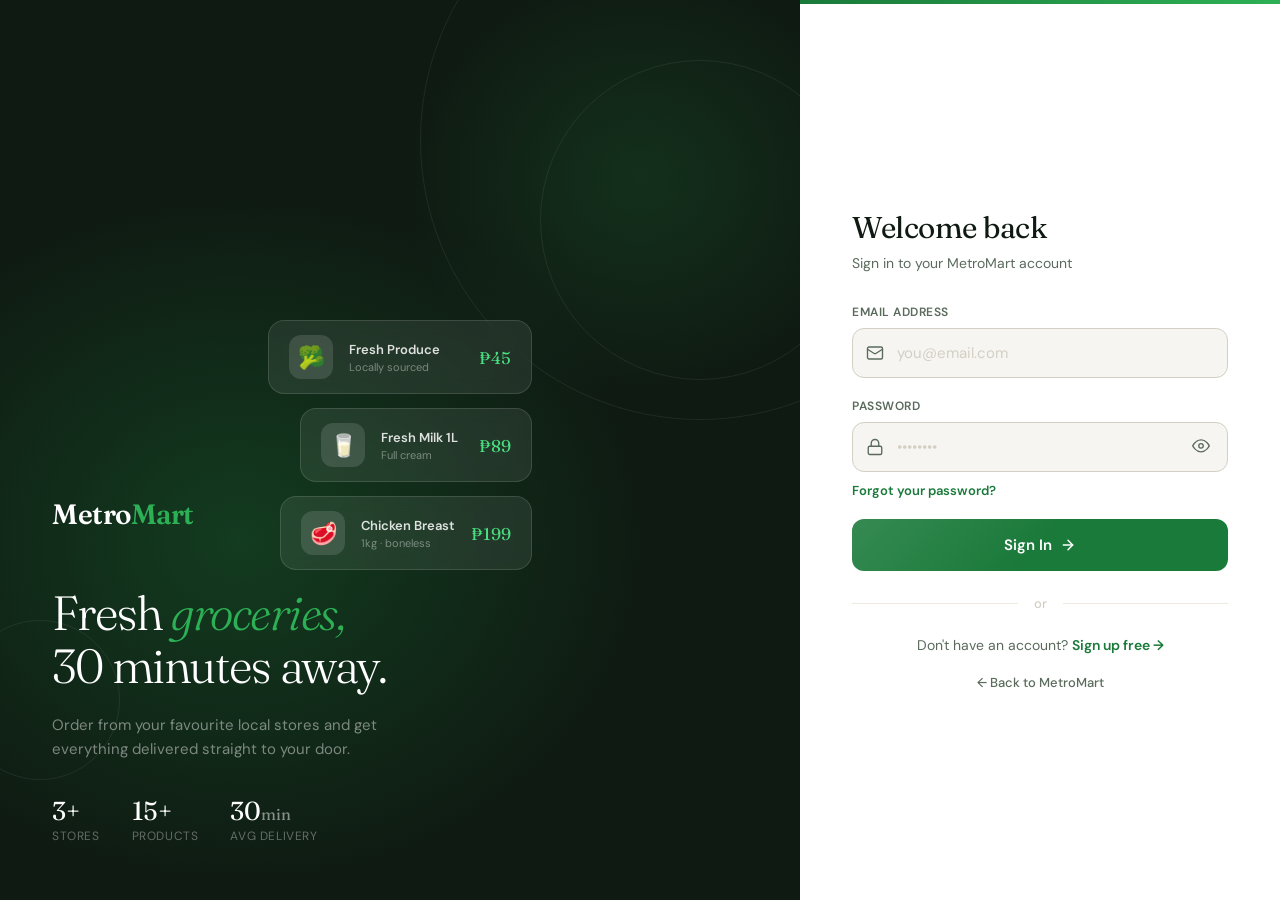
<file: login.html>
<!DOCTYPE html>
<html lang="en">
<head>
<meta charset="UTF-8">
<meta name="viewport" content="width=device-width, initial-scale=1.0">
<title>Sign In — MetroMart</title>
<link rel="preconnect" href="https://fonts.googleapis.com">
<link href="https://fonts.googleapis.com/css2?family=Fraunces:ital,opsz,wght@0,9..144,300;0,9..144,400;0,9..144,600;1,9..144,300;1,9..144,400&family=DM+Sans:opsz,wght@9..40,300;9..40,400;9..40,500;9..40,600&display=swap" rel="stylesheet">
<style>
:root {
  --green:#1a7a3a; --green-mid:#228844; --green-light:#f0f9f3;
  --green-glow:#2db055; --ink:#0f1a12; --ink-soft:#5a6b5c;
  --stone:#f6f5f1; --stone-mid:#ede9e1; --stone-dark:#d4cfc4;
  --white:#ffffff; --red:#c0392b;
}
*,*::before,*::after{margin:0;padding:0;box-sizing:border-box;}
html,body{height:100%;}
body{font-family:'DM Sans',sans-serif;display:flex;min-height:100vh;background:var(--stone);}

.panel-left{flex:1;background:var(--ink);position:relative;overflow:hidden;display:flex;flex-direction:column;justify-content:flex-end;padding:56px 52px;min-height:100vh;}
.panel-left::before{content:'';position:absolute;inset:0;background:radial-gradient(ellipse 80% 60% at 30% 60%,rgba(26,122,58,.35) 0%,transparent 65%),radial-gradient(ellipse 50% 40% at 80% 20%,rgba(45,176,85,.15) 0%,transparent 60%);}
.deco-circle{position:absolute;border-radius:50%;border:1px solid rgba(255,255,255,.07);}
.deco-circle.a{width:560px;height:560px;top:-140px;right:-180px;}
.deco-circle.b{width:320px;height:320px;top:60px;right:-60px;}
.deco-circle.c{width:160px;height:160px;bottom:120px;left:-40px;}
.float-cards{position:absolute;top:50%;left:50%;transform:translate(-50%,-52%);display:flex;flex-direction:column;gap:14px;z-index:1;}
.fcard{background:rgba(255,255,255,.08);border:1px solid rgba(255,255,255,.13);border-radius:16px;padding:14px 20px;display:flex;align-items:center;gap:16px;backdrop-filter:blur(8px);animation:floatUp 6s ease-in-out infinite;}
.fcard:nth-child(2){animation-delay:-2s;margin-left:32px;}
.fcard:nth-child(3){animation-delay:-4s;margin-left:12px;}
@keyframes floatUp{0%,100%{transform:translateY(0)}50%{transform:translateY(-8px)}}
.fcard-icon{width:44px;height:44px;border-radius:12px;background:rgba(255,255,255,.12);display:flex;align-items:center;justify-content:center;font-size:22px;flex-shrink:0;}
.fcard-name{font-size:13px;font-weight:600;color:rgba(255,255,255,.85);margin-bottom:2px;}
.fcard-sub{font-size:11px;color:rgba(255,255,255,.4);}
.fcard-price{margin-left:auto;font-family:'Fraunces',serif;font-size:17px;font-weight:400;color:#4ade80;}
.panel-left-content{position:relative;z-index:2;}
.brand{font-family:'Fraunces',serif;font-size:28px;font-weight:600;color:var(--white);letter-spacing:-.5px;margin-bottom:56px;}
.brand-dot{color:var(--green-glow);}
.panel-headline{font-family:'Fraunces',serif;font-size:48px;font-weight:300;color:var(--white);line-height:1.1;letter-spacing:-1.5px;margin-bottom:20px;}
.panel-headline em{font-style:italic;color:var(--green-glow);}
.panel-sub{font-size:15px;color:rgba(255,255,255,.45);line-height:1.65;max-width:340px;margin-bottom:36px;}
.stats-row{display:flex;gap:32px;}
.stat-item .stat-num{font-family:'Fraunces',serif;font-size:26px;font-weight:400;color:var(--white);line-height:1;}
.stat-item .stat-lbl{font-size:12px;color:rgba(255,255,255,.35);margin-top:4px;text-transform:uppercase;letter-spacing:.6px;}

.panel-right{width:480px;flex-shrink:0;background:var(--white);display:flex;flex-direction:column;justify-content:center;padding:60px 52px;position:relative;overflow-y:auto;min-height:100vh;}
.panel-right::before{content:'';position:absolute;top:0;left:0;right:0;height:4px;background:linear-gradient(90deg,var(--green),var(--green-glow));}

/* Login panel */
.form-head{margin-bottom:32px;}
.form-head h1{font-family:'Fraunces',serif;font-size:30px;font-weight:400;color:var(--ink);letter-spacing:-.5px;margin-bottom:8px;}
.form-head p{font-size:14px;color:var(--ink-soft);}

.error-banner{display:none;background:#fef2f2;border:1px solid #fecaca;border-radius:10px;padding:12px 16px;font-size:13px;font-weight:500;color:var(--red);margin-bottom:20px;}
.error-banner.show{display:block;}
.success-banner{display:none;background:var(--green-light);border:1px solid #bbf7d0;border-radius:10px;padding:12px 16px;font-size:13px;font-weight:500;color:var(--green);margin-bottom:20px;}
.success-banner.show{display:flex;align-items:center;gap:8px;}

.field{margin-bottom:20px;}
.field label{display:block;font-size:12px;font-weight:600;letter-spacing:.5px;text-transform:uppercase;color:var(--ink-soft);margin-bottom:8px;}
.input-wrap{position:relative;}
.input-wrap input{width:100%;height:50px;padding:0 16px 0 44px;border:1.5px solid var(--stone-dark);border-radius:12px;font-family:'DM Sans',sans-serif;font-size:15px;color:var(--ink);background:var(--stone);outline:none;transition:border-color .18s,background .18s,box-shadow .18s;}
.input-wrap input:focus{border-color:var(--green-mid);background:var(--white);box-shadow:0 0 0 3px rgba(34,136,68,.1);}
.input-wrap input::placeholder{color:var(--stone-dark);}
.input-wrap input[type="password"]::-ms-reveal,
.input-wrap input[type="password"]::-ms-clear,
.input-wrap input[type="password"]::-webkit-textfield-decoration-container {
  display: none !important;
}
.input-wrap.no-icon input{padding-left:16px;}
.input-icon{position:absolute;left:14px;top:50%;transform:translateY(-50%);color:var(--ink-soft);pointer-events:none;}
.toggle-pw{position:absolute;right:14px;top:50%;transform:translateY(-50%);background:none;border:none;cursor:pointer;color:var(--ink-soft);padding:4px;line-height:1;transition:color .15s;}
.toggle-pw:hover{color:var(--ink);}

.forgot-link{display:block;text-align:right;font-size:13px;font-weight:600;color:var(--green);margin-top:-10px;margin-bottom:20px;cursor:pointer;transition:opacity .15s;background:none;border:none;font-family:inherit;}
.forgot-link:hover{opacity:.7;}

.btn-submit{width:100%;height:52px;background:var(--green);color:var(--white);border:none;border-radius:12px;font-family:'DM Sans',sans-serif;font-size:15px;font-weight:600;cursor:pointer;display:flex;align-items:center;justify-content:center;gap:8px;transition:background .18s,transform .12s;margin-top:8px;position:relative;overflow:hidden;}
.btn-submit::after{content:'';position:absolute;inset:0;background:linear-gradient(135deg,rgba(255,255,255,.12) 0%,transparent 50%);}
.btn-submit:hover{background:var(--green-mid);transform:translateY(-1px);}
.btn-submit:active{transform:translateY(0);}
.btn-submit:disabled{opacity:.6;cursor:not-allowed;transform:none;}

.or-row{display:flex;align-items:center;gap:16px;margin:24px 0;}
.or-line{flex:1;height:1px;background:var(--stone-mid);}
.or-text{font-size:13px;color:var(--stone-dark);font-weight:500;}

.form-foot{text-align:center;font-size:14px;color:var(--ink-soft);}
.form-foot a{color:var(--green);font-weight:600;text-decoration:none;}
.form-foot a:hover{text-decoration:underline;}
.back-link{display:block;text-align:center;margin-top:20px;font-size:13px;}
.back-link a{color:var(--ink-soft);text-decoration:none;font-weight:500;}
.back-link a:hover{color:var(--ink);}

@keyframes spin{to{transform:rotate(360deg);}}
.spinner{width:18px;height:18px;border:2px solid rgba(255,255,255,.4);border-top-color:#fff;border-radius:50%;animation:spin .7s linear infinite;display:none;}
.btn-submit.loading .spinner{display:block;}
.btn-submit.loading .btn-text{display:none;}

/* Forgot password panel */
.step{display:none;}
.step.active{display:block;}
.step-indicator{display:flex;gap:6px;margin-bottom:24px;align-items:center;}
.si-dot{height:4px;border-radius:2px;background:var(--stone-mid);transition:all .3s;}
.si-dot.done{background:var(--green);width:24px;}
.si-dot:not(.done){width:8px;}

.back-to-login{display:inline-flex;align-items:center;gap:6px;font-size:13px;font-weight:600;color:var(--ink-soft);cursor:pointer;background:none;border:none;font-family:inherit;margin-bottom:20px;padding:0;transition:color .15s;}
.back-to-login:hover{color:var(--ink);}

@media(max-width:900px){.panel-left{display:none;}.panel-right{width:100%;padding:48px 32px;}}
@media(max-width:480px){.panel-right{padding:40px 24px;}}
</style>
</head>
<body>

<div class="panel-left" aria-hidden="true">
  <div class="deco-circle a"></div>
  <div class="deco-circle b"></div>
  <div class="deco-circle c"></div>
  <div class="float-cards">
    <div class="fcard"><div class="fcard-icon">🥦</div><div><div class="fcard-name">Fresh Produce</div><div class="fcard-sub">Locally sourced</div></div><div class="fcard-price">₱45</div></div>
    <div class="fcard"><div class="fcard-icon">🥛</div><div><div class="fcard-name">Fresh Milk 1L</div><div class="fcard-sub">Full cream</div></div><div class="fcard-price">₱89</div></div>
    <div class="fcard"><div class="fcard-icon">🥩</div><div><div class="fcard-name">Chicken Breast</div><div class="fcard-sub">1kg · boneless</div></div><div class="fcard-price">₱199</div></div>
  </div>
  <div class="panel-left-content">
    <div class="brand">Metro<span class="brand-dot">Mart</span></div>
    <h2 class="panel-headline">Fresh <em>groceries,</em><br>30 minutes away.</h2>
    <p class="panel-sub">Order from your favourite local stores and get everything delivered straight to your door.</p>
    <div class="stats-row">
      <div class="stat-item"><div class="stat-num">3+</div><div class="stat-lbl">Stores</div></div>
      <div class="stat-item"><div class="stat-num">15+</div><div class="stat-lbl">Products</div></div>
      <div class="stat-item"><div class="stat-num">30<span style="font-size:16px;opacity:.5;">min</span></div><div class="stat-lbl">Avg delivery</div></div>
    </div>
  </div>
</div>

<div class="panel-right">

  <!-- ── LOGIN PANEL ── -->
  <div id="panelLogin">
    <div class="form-head">
      <h1>Welcome back</h1>
      <p>Sign in to your MetroMart account</p>
    </div>

    <div class="error-banner" id="loginError"></div>

    <div class="field">
      <label for="email">Email address</label>
      <div class="input-wrap">
        <svg class="input-icon" width="18" height="18" viewBox="0 0 24 24" fill="none" stroke="currentColor" stroke-width="1.8" stroke-linecap="round" stroke-linejoin="round"><rect x="2" y="4" width="20" height="16" rx="2"/><path d="m22 7-8.97 5.7a1.94 1.94 0 0 1-2.06 0L2 7"/></svg>
        <input type="email" id="email" placeholder="you@email.com" autocomplete="email">
      </div>
    </div>

    <div class="field">
      <label for="password">Password</label>
      <div class="input-wrap">
        <svg class="input-icon" width="18" height="18" viewBox="0 0 24 24" fill="none" stroke="currentColor" stroke-width="1.8" stroke-linecap="round" stroke-linejoin="round"><rect x="3" y="11" width="18" height="11" rx="2"/><path d="M7 11V7a5 5 0 0 1 10 0v4"/></svg>
        <input type="password" id="password" placeholder="••••••••" autocomplete="current-password">
        <button class="toggle-pw" type="button" onclick="togglePw('password','loginEye')" aria-label="Show/hide password">
          <svg id="loginEye" width="18" height="18" viewBox="0 0 24 24" fill="none" stroke="currentColor" stroke-width="1.8" stroke-linecap="round" stroke-linejoin="round"><path d="M1 12s4-8 11-8 11 8 11 8-4 8-11 8-11-8-11-8z"/><circle cx="12" cy="12" r="3"/></svg>
        </button>
      </div>
    </div>

    <button class="forgot-link" type="button" onclick="switchPanel('forgot')">Forgot your password?</button>

    <button class="btn-submit" id="loginBtn" onclick="doLogin()">
      <div class="spinner"></div>
      <span class="btn-text">Sign In</span>
      <svg class="btn-text" width="16" height="16" viewBox="0 0 24 24" fill="none" stroke="currentColor" stroke-width="2.2" stroke-linecap="round" stroke-linejoin="round"><path d="M5 12h14"/><path d="m12 5 7 7-7 7"/></svg>
    </button>

    <div class="or-row"><div class="or-line"></div><span class="or-text">or</span><div class="or-line"></div></div>
    <div class="form-foot">Don't have an account? <a href="register.html">Sign up free →</a></div>
    <div class="back-link"><a href="index.html">← Back to MetroMart</a></div>
  </div>

  <!-- ── FORGOT PASSWORD PANEL ── -->
  <div id="panelForgot" style="display:none;">

    <button class="back-to-login" onclick="switchPanel('login')">← Back to Sign In</button>

    <div class="form-head">
      <h1>Reset password</h1>
      <p>Verify your identity using your security question</p>
    </div>

    <div class="error-banner" id="fpError"></div>
    <div class="success-banner" id="fpSuccess">
      <svg width="16" height="16" viewBox="0 0 24 24" fill="none" stroke="currentColor" stroke-width="2.5" stroke-linecap="round" stroke-linejoin="round"><polyline points="20 6 9 17 4 12"/></svg>
      <span id="fpSuccessMsg"></span>
    </div>

    <div class="step-indicator">
      <div class="si-dot done" id="sd1"></div>
      <div class="si-dot" id="sd2"></div>
      <div class="si-dot" id="sd3"></div>
    </div>

    <!-- Step 1: Email -->
    <div class="step active" id="fp-step1">
      <div class="field">
        <label for="fpEmail">Your registered email</label>
        <div class="input-wrap">
          <svg class="input-icon" width="18" height="18" viewBox="0 0 24 24" fill="none" stroke="currentColor" stroke-width="1.8" stroke-linecap="round" stroke-linejoin="round"><rect x="2" y="4" width="20" height="16" rx="2"/><path d="m22 7-8.97 5.7a1.94 1.94 0 0 1-2.06 0L2 7"/></svg>
          <input type="email" id="fpEmail" placeholder="you@email.com">
        </div>
      </div>
      <button class="btn-submit" id="fpStep1Btn" onclick="fpStep1()">
        <div class="spinner"></div>
        <span class="btn-text">Continue →</span>
      </button>
    </div>

    <!-- Step 2: Security question -->
    <div class="step" id="fp-step2">
      <div class="field">
        <label>Your security question</label>
        <div style="background:var(--green-light);border:1.5px solid #bbf7d0;border-radius:12px;padding:14px 16px;font-size:14px;color:var(--ink);font-weight:500;" id="fpQuestionDisplay">Loading…</div>
      </div>
      <div class="field">
        <label for="fpAnswer">Your answer</label>
        <div class="input-wrap no-icon"><input type="text" id="fpAnswer" placeholder="Enter your answer"></div>
      </div>
      <button class="btn-submit" id="fpStep2Btn" onclick="fpStep2()">
        <div class="spinner"></div>
        <span class="btn-text">Verify →</span>
      </button>
      <div style="margin-top:12px;text-align:center;"><span style="font-size:13px;color:var(--ink-soft);cursor:pointer;" onclick="fpGoToStep(1)">← Back</span></div>
    </div>

    <!-- Step 3: New password -->
    <div class="step" id="fp-step3">
      <div class="field">
        <label for="fpNewPass">New password <span style="color:var(--ink-soft);font-size:11px;text-transform:none;letter-spacing:0;">(minimum 8 characters)</span></label>
        <div class="input-wrap">
          <svg class="input-icon" width="18" height="18" viewBox="0 0 24 24" fill="none" stroke="currentColor" stroke-width="1.8" stroke-linecap="round" stroke-linejoin="round"><rect x="3" y="11" width="18" height="11" rx="2"/><path d="M7 11V7a5 5 0 0 1 10 0v4"/></svg>
          <input type="password" id="fpNewPass" placeholder="At least 8 characters">
          <button class="toggle-pw" type="button" onclick="togglePw('fpNewPass','fpEye')">
            <svg id="fpEye" width="16" height="16" viewBox="0 0 24 24" fill="none" stroke="currentColor" stroke-width="1.8" stroke-linecap="round" stroke-linejoin="round"><path d="M1 12s4-8 11-8 11 8 11 8-4 8-11 8-11-8-11-8z"/><circle cx="12" cy="12" r="3"/></svg>
          </button>
        </div>
      </div>
      <div class="field">
        <label for="fpConfirmPass">Confirm new password</label>
        <div class="input-wrap">
          <svg class="input-icon" width="18" height="18" viewBox="0 0 24 24" fill="none" stroke="currentColor" stroke-width="1.8" stroke-linecap="round" stroke-linejoin="round"><polyline points="9 11 12 14 22 4"/><path d="M21 12v7a2 2 0 0 1-2 2H5a2 2 0 0 1-2-2V5a2 2 0 0 1 2-2h11"/></svg>
          <input type="password" id="fpConfirmPass" placeholder="Repeat new password">
          <button class="toggle-pw" type="button" onclick="togglePw('fpConfirmPass','fpConfirmEye')">
            <svg id="fpConfirmEye" width="16" height="16" viewBox="0 0 24 24" fill="none" stroke="currentColor" stroke-width="1.8" stroke-linecap="round" stroke-linejoin="round"><path d="M1 12s4-8 11-8 11 8 11 8-4 8-11 8-11-8-11-8z"/><circle cx="12" cy="12" r="3"/></svg>
          </button>
        </div>
      </div>
      <button class="btn-submit" id="fpStep3Btn" onclick="fpStep3()">
        <div class="spinner"></div>
        <span class="btn-text">Reset Password</span>
      </button>
    </div>

  </div>

</div>

<script>
const eyeOpenSVG='<path d="M1 12s4-8 11-8 11 8 11 8-4 8-11 8-11-8-11-8z"/><circle cx="12" cy="12" r="3"/>';
const eyeCloseSVG='<path d="M17.94 17.94A10.07 10.07 0 0 1 12 20c-7 0-11-8-11-8a18.45 18.45 0 0 1 5.06-5.94M9.9 4.24A9.12 9.12 0 0 1 12 4c7 0 11 8 11 8a18.5 18.5 0 0 1-2.16 3.19m-6.72-1.07a3 3 0 1 1-4.24-4.24"/><line x1="1" y1="1" x2="23" y2="23"/>';
function togglePw(iId,eId){const input=document.getElementById(iId);const icon=document.getElementById(eId);if(!input||!icon) return;const show=input.type==='password';input.type=show?'text':'password';icon.innerHTML=show?eyeCloseSVG:eyeOpenSVG;}

function switchPanel(panel){
  const isLogin=panel==='login';
  document.getElementById('panelLogin').style.display=isLogin?'block':'none';
  document.getElementById('panelForgot').style.display=isLogin?'none':'block';
  if(!isLogin) fpGoToStep(1);
}

async function doLogin(){
  const email=document.getElementById('email').value.trim();
  const pass=document.getElementById('password').value;
  const btn=document.getElementById('loginBtn');
  const err=document.getElementById('loginError');
  err.classList.remove('show');
  if(!email||!pass) return showErr(err,'Please fill in all fields.');
  btn.classList.add('loading'); btn.disabled=true;
  try{
    const res=await fetch('api/auth/?action=login',{method:'POST',headers:{'Content-Type':'application/json'},body:JSON.stringify({email,password:pass})});
    const data=await res.json();
    if(!data.ok){showErr(err,data.error||'Login failed.');}
    else{window.location.href=data.data.redirect;return;}
  }catch(e){showErr(err,'Network error — is XAMPP running?');}
  btn.classList.remove('loading'); btn.disabled=false;
}

function showErr(el,msg){el.textContent='⚠ '+msg;el.classList.add('show');}

let fpStep=1, fpToken='', fpUserId=0;

function fpGoToStep(n){
  fpStep=n;
  document.querySelectorAll('.step').forEach((el,i)=>el.classList.toggle('active',i+1===n));
  ['sd1','sd2','sd3'].forEach((id,i)=>document.getElementById(id).classList.toggle('done',i<n));
  document.getElementById('fpError').classList.remove('show');
  document.getElementById('fpSuccess').classList.remove('show');
}

async function fpStep1(){
  const email=document.getElementById('fpEmail').value.trim();
  const btn=document.getElementById('fpStep1Btn');
  const err=document.getElementById('fpError');
  err.classList.remove('show');
  if(!email) return showErr(err,'Please enter your email address.');
  btn.classList.add('loading'); btn.disabled=true;
  try{
    const res=await fetch('api/auth/?action=forgot_step1',{method:'POST',headers:{'Content-Type':'application/json'},body:JSON.stringify({email})});
    const data=await res.json();
    if(!data.ok){showErr(err,data.error||'Email not found.');}
    else{fpUserId=data.data.user_id;document.getElementById('fpQuestionDisplay').textContent=data.data.question;fpGoToStep(2);}
  }catch(e){showErr(err,'Network error.');}
  btn.classList.remove('loading'); btn.disabled=false;
}

async function fpStep2(){
  const answer=document.getElementById('fpAnswer').value.trim();
  const btn=document.getElementById('fpStep2Btn');
  const err=document.getElementById('fpError');
  err.classList.remove('show');
  if(!answer) return showErr(err,'Please enter your answer.');
  btn.classList.add('loading'); btn.disabled=true;
  try{
    const res=await fetch('api/auth/?action=forgot_step2',{method:'POST',headers:{'Content-Type':'application/json'},body:JSON.stringify({user_id:fpUserId,answer})});
    const data=await res.json();
    if(!data.ok){showErr(err,data.error||'Incorrect answer.');}
    else{fpToken=data.data.token;fpGoToStep(3);}
  }catch(e){showErr(err,'Network error.');}
  btn.classList.remove('loading'); btn.disabled=false;
}

async function fpStep3(){
  const pass=document.getElementById('fpNewPass').value;
  const confirm=document.getElementById('fpConfirmPass').value;
  const btn=document.getElementById('fpStep3Btn');
  const err=document.getElementById('fpError');
  err.classList.remove('show');
  if(!pass||pass.length<8) return showErr(err,'Password must be at least 8 characters.');
  if(pass!==confirm) return showErr(err,'Passwords do not match.');
  btn.classList.add('loading'); btn.disabled=true;
  try{
    const res=await fetch('api/auth/?action=reset_password',{method:'POST',headers:{'Content-Type':'application/json'},body:JSON.stringify({token:fpToken,password:pass})});
    const data=await res.json();
    if(!data.ok){showErr(err,data.error||'Reset failed.');}
    else{
      const s=document.getElementById('fpSuccess');
      document.getElementById('fpSuccessMsg').textContent='Password reset! Redirecting to login…';
      s.classList.add('show');
      setTimeout(()=>switchPanel('login'),2000);
    }
  }catch(e){showErr(err,'Network error.');}
  btn.classList.remove('loading'); btn.disabled=false;
}

document.addEventListener('keydown',e=>{
  if(e.key==='Enter'){
    if(document.getElementById('panelLogin').style.display!=='none') doLogin();
    else if(fpStep===1) fpStep1();
    else if(fpStep===2) fpStep2();
    else if(fpStep===3) fpStep3();
  }
});
</script>
</body>
</html>
</file>
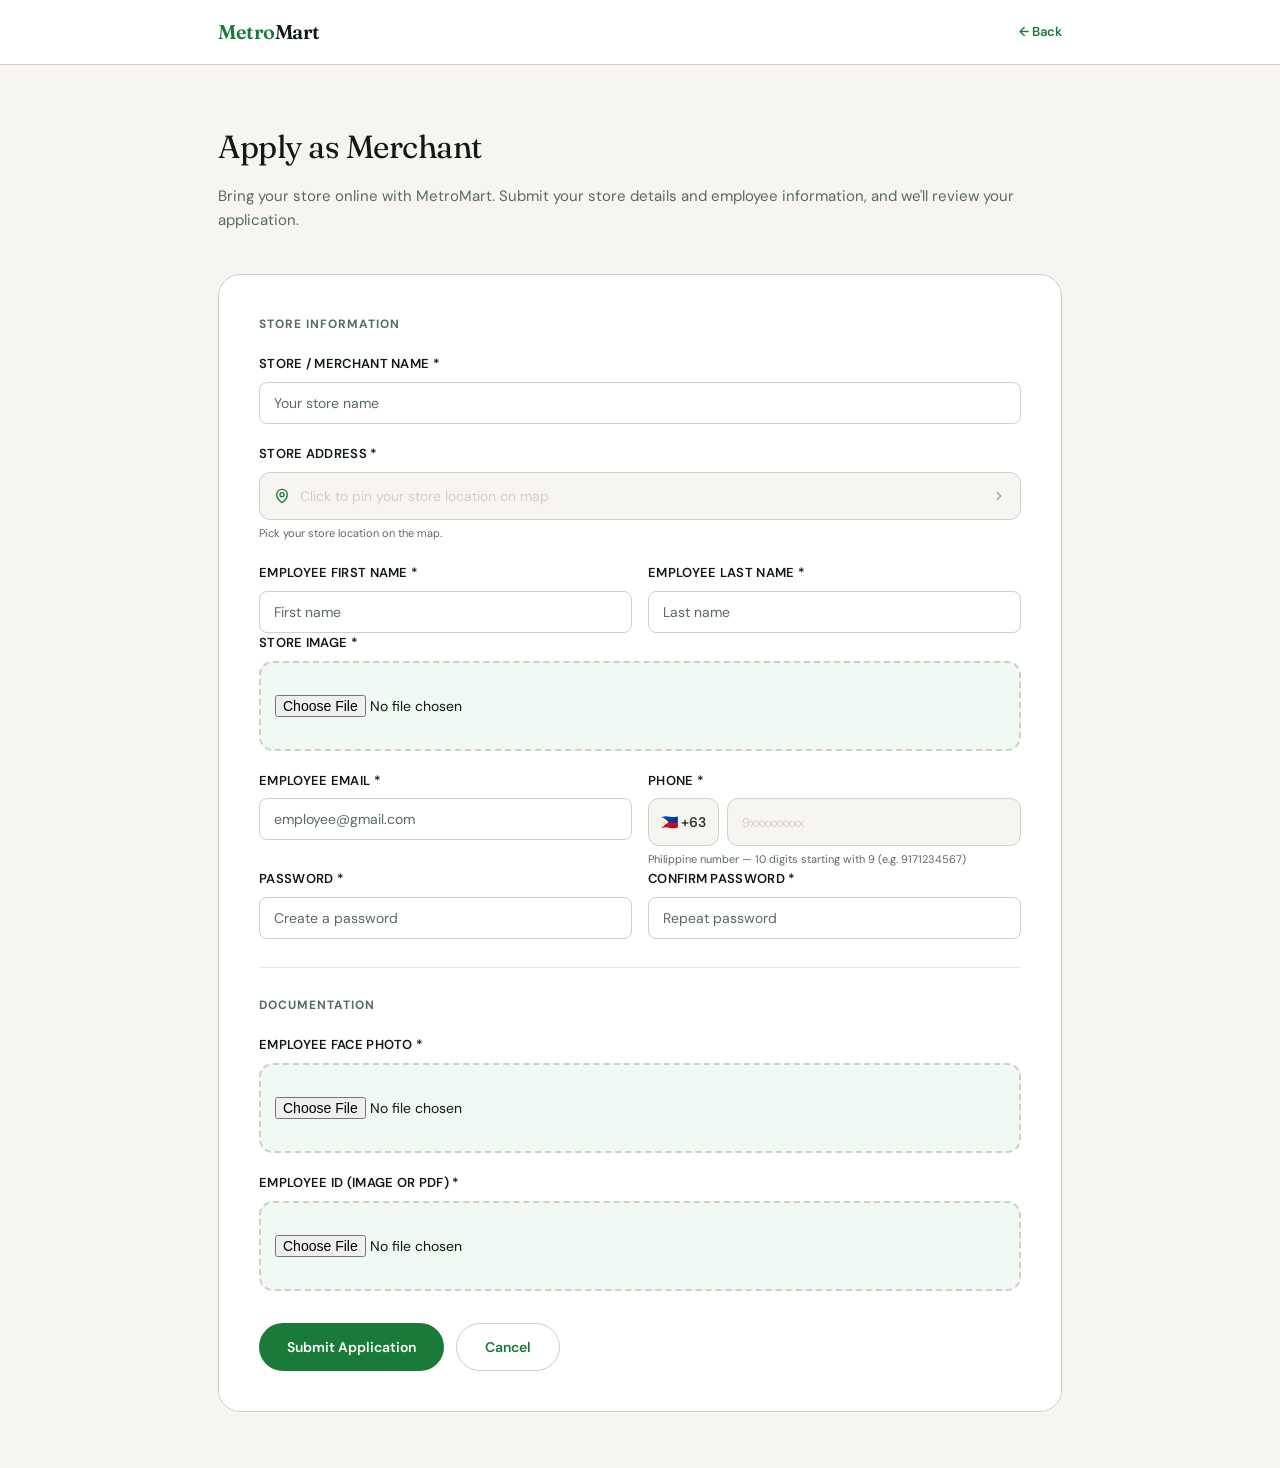
<file: merchant-apply.html>
<!DOCTYPE html>
<html lang="en">
<head>
  <meta charset="utf-8">
  <meta name="viewport" content="width=device-width, initial-scale=1">
  <title>Merchant Application — MetroMart</title>
  <link rel="preconnect" href="https://fonts.googleapis.com">
  <link href="https://fonts.googleapis.com/css2?family=Fraunces:ital,opsz,wght@0,9..144,300;0,9..144,400;0,9..144,600;1,9..144,300;1,9..144,400&family=DM+Sans:wght@400;500;600&display=swap" rel="stylesheet">
  <link rel="stylesheet" href="vendor/leaflet/leaflet.min.css">
  <script src="vendor/leaflet/leaflet.min.js"></script>
  <style>
    :root {
      --green:       #1a7a3a;   --green-mid:   #228844;   --green-light: #f0f9f3;
      --green-pale:  #e3f5e9;   --green-glow:  #2db055;
      --ink:         #0f1a12;   --ink-mid:     #2e3d30;   --ink-soft:    #5a6b5c;
      --stone:       #f6f5f1;   --stone-mid:   #ede9e1;   --stone-dark:  #d4cfc4;
      --white:       #ffffff;   --amber:       #e8900a;   --red:         #d63b3b;
      --radius-sm:   8px;       --radius-md:   14px;      --radius-lg:   22px;
      --font-display: 'Fraunces', serif;
      --font-body:    'DM Sans', sans-serif;
    }
    * { margin: 0; padding: 0; box-sizing: border-box; }
    html { scroll-behavior: smooth; }
    body { font-family: var(--font-body); background: var(--stone); color: var(--ink); font-size: 15px; line-height: 1.6; min-height: 100vh; }
    
    .top-bar { background: var(--white); border-bottom: 1px solid var(--stone-dark); padding: 16px 0; position: sticky; top: 0; z-index: 100; }
    .top-bar-inner { max-width: 900px; margin: 0 auto; padding: 0 28px; display: flex; align-items: center; justify-content: space-between; }
    .logo { font-family: var(--font-display); font-size: 20px; font-weight: 600; color: var(--green); letter-spacing: -0.5px; }
    .logo .dot { color: var(--ink); }
    .back-link { font-size: 13px; font-weight: 600; color: var(--green); text-decoration: none; cursor: pointer; transition: opacity .15s; }
    .back-link:hover { opacity: 0.7; }
    
    .container { max-width: 900px; margin: 0 auto; padding: 56px 28px; }
    
    .form-header { margin-bottom: 42px; }
    .form-title { font-family: var(--font-display); font-size: 32px; font-weight: 400; letter-spacing: -.5px; margin-bottom: 12px; }
    .form-subtitle { font-size: 15px; color: var(--ink-soft); line-height: 1.6; }
    
    .form-card { background: var(--white); border: 1.5px solid var(--stone-dark); border-radius: var(--radius-lg); padding: 40px; }
    
    .error-msg { background: #fee; border: 1px solid #fcc; border-radius: var(--radius-md); padding: 12px 16px; color: var(--red); font-size: 14px; margin-bottom: 20px; display: none; }
    .error-msg.show { display: block; }
    
    .field-group { margin-bottom: 20px; }
    .field-group label { display: block; font-size: 13px; font-weight: 600; color: var(--ink); margin-bottom: 7px; letter-spacing: 0.3px; text-transform: uppercase; }
    .field-group input, .field-group select { width: 100%; padding: 11px 14px; border: 1.5px solid var(--stone-dark); border-radius: var(--radius-sm); font-size: 14px; font-family: var(--font-body); color: var(--ink); transition: border-color .18s, box-shadow .18s; }
    .field-group input:focus, .field-group select:focus { outline: none; border-color: var(--green-mid); box-shadow: 0 0 0 3px rgba(34,136,68,.1); }
    .field-group input::placeholder { color: var(--ink-soft); }
    .phone-wrap{display:flex;gap:8px;}
    .phone-prefix{height:48px;padding:0 12px;border:1.5px solid var(--stone-dark);border-radius:11px;background:var(--stone);font-size:14px;font-weight:600;color:var(--ink-mid);display:flex;align-items:center;gap:6px;flex-shrink:0;font-family:'DM Sans',sans-serif;}
    .phone-input{flex:1;}
    .phone-input input{width:100%;height:48px;padding:0 14px;border:1.5px solid var(--stone-dark);border-radius:11px;font-family:'DM Sans',sans-serif;font-size:14px;color:var(--ink);background:var(--stone);outline:none;transition:border-color .18s,background .18s,box-shadow .18s;}
    .phone-input input:focus{border-color:var(--green-mid);background:var(--white);box-shadow:0 0 0 3px rgba(34,136,68,.1);}
    .phone-input input::placeholder{color:var(--stone-dark);font-size:13px;}
    .phone-hint{font-size:11px;color:var(--ink-soft);margin-top:5px;}
    .phone-hint.error{color:var(--red);}
    .email-hint{font-size:11px;color:var(--ink-soft);margin-top:5px;}
    .email-hint.error{color:var(--red);}
    .address-picker{width:100%;background:var(--stone);border:1.5px solid var(--stone-dark);border-radius:11px;padding:12px 14px;display:flex;align-items:center;gap:10px;cursor:pointer;transition:border-color .18s;font-size:14px;color:var(--ink);min-height:48px;}
    .address-picker:hover{border-color:var(--green-mid);}
    .address-picker.has-value{border-color:var(--green-mid);background:var(--green-light);}
    .address-picker span{flex:1;white-space:nowrap;overflow:hidden;text-overflow:ellipsis;}
    .address-picker .ap-placeholder{color:var(--stone-dark);}
    .map-modal-wrap{background:var(--white);border-radius:16px;width:92%;max-width:700px;overflow:hidden;box-shadow:0 24px 64px rgba(0,0,0,.12);}
    .map-modal-head{padding:12px 16px;border-bottom:1px solid var(--stone-dark);display:flex;align-items:center;justify-content:space-between;}
    .map-modal-head h3{font-family:'Fraunces',serif;font-size:18px;font-weight:400;margin:0;}
    .map-modal-close{width:32px;height:32px;border-radius:50%;background:var(--stone-mid);border:none;font-size:16px;cursor:pointer;display:flex;align-items:center;justify-content:center;transition:background .15s;}
    .map-modal-close:hover{background:var(--stone-dark);}
    .map-hint{padding:10px 16px;font-size:13px;color:var(--ink-soft);background:var(--green-light);}
    #merchantAddressPickerMap{height:360px;width:100%;}
    .map-modal-foot{padding:10px 12px;border-top:1px solid var(--stone-dark);display:flex;gap:8px;align-items:center;flex-wrap:wrap;}
    .map-modal-foot input{flex:1;min-width:120px;border:1.5px solid var(--stone-dark);border-radius:40px;padding:10px 14px;font-size:14px;outline:none;}
    .btn-my-loc{padding:8px 12px;border-radius:40px;background:var(--green-light);color:var(--green);font-weight:600;border:none;}
    .btn-confirm-loc{padding:8px 14px;border-radius:40px;background:var(--green);color:#fff;border:none;}
    .modal-overlay{display:none;position:fixed;inset:0;background:rgba(15,26,18,.55);backdrop-filter:blur(6px);z-index:999;overflow:auto;}
    .modal-overlay.open{display:block;}

    .field-row { display: grid; grid-template-columns: 1fr 1fr; gap: 16px; }
    .field-row .field-group { margin-bottom: 0; }
    .field-row.full { grid-template-columns: 1fr; }
    
    .file-input-wrap { position: relative; }
    .file-input { position: relative; display: flex; flex-direction: column; }
    .file-input input[type="file"] { padding: 32px 14px; border: 2px dashed var(--stone-dark); border-radius: var(--radius-md); background: var(--green-light); cursor: pointer; transition: border-color .18s, background .18s; }
    .file-input input[type="file"]:hover { border-color: var(--green); background: var(--green-pale); }
    
    .section-divider { height: 1px; background: var(--stone-mid); margin: 28px 0; }
    .section-label { font-size: 12px; font-weight: 700; color: var(--ink-soft); letter-spacing: 1px; text-transform: uppercase; margin-bottom: 20px; }
    
    .map-section { margin: 28px 0; }
    .map-section label { display: block; font-size: 13px; font-weight: 600; color: var(--ink); margin-bottom: 12px; letter-spacing: 0.3px; text-transform: uppercase; }
    #locationMap { width: 100%; height: 320px; border-radius: var(--radius-md); border: 1.5px solid var(--stone-dark); }
    .map-hint { font-size: 12px; color: var(--ink-soft); margin-top: 8px; }
    
    .form-actions { display: flex; gap: 12px; margin-top: 32px; }
    .btn { padding: 12px 28px; border-radius: 40px; font-size: 14px; font-weight: 600; border: none; cursor: pointer; transition: all .18s; font-family: inherit; }
    .btn-primary { background: var(--green); color: var(--white); }
    .btn-primary:hover { background: var(--green-mid); transform: translateY(-1px); }
    .btn-secondary { background: transparent; color: var(--green); border: 1.5px solid var(--stone-dark); text-decoration: none; display: inline-flex; align-items: center; }
    .btn-secondary:hover { border-color: var(--green); }
    
    @media (max-width: 600px) {
      .container { padding: 40px 18px; }
      .form-card { padding: 28px 20px; }
      .form-title { font-size: 24px; }
      .field-row { grid-template-columns: 1fr; gap: 0; }
      #locationMap { height: 240px; }
    }
  </style>
</head>
<body>
  <div class="top-bar">
    <div class="top-bar-inner">
      <div class="logo">Metro<span class="dot">Mart</span></div>
      <a class="back-link" onclick="window.location.href='index.html'">← Back</a>
    </div>
  </div>

  <div class="container">
    <div class="form-header">
      <h1 class="form-title">Apply as Merchant</h1>
      <p class="form-subtitle">Bring your store online with MetroMart. Submit your store details and employee information, and we'll review your application.</p>
    </div>

    <div class="form-card">
      <div class="error-msg" id="msg"></div>

      <div class="section-label">Store information</div>

      <div class="field-group">
        <label for="mname">Store / Merchant Name *</label>
        <input id="mname" type="text" placeholder="Your store name">
      </div>

      <div class="field-group">
        <label>Store address *</label>
        <div class="address-picker" id="merchantAddressPicker" onclick="openMerchantAddressModal()">
          <svg width="16" height="16" viewBox="0 0 24 24" fill="none" stroke="currentColor" stroke-width="2" stroke-linecap="round" stroke-linejoin="round" style="flex-shrink:0;color:var(--green);"><path d="M20 10c0 6-8 12-8 12s-8-6-8-12a8 8 0 0 1 16 0z"/><circle cx="12" cy="10" r="3"/></svg>
          <span id="merchantAddressDisplay" class="ap-placeholder">Click to pin your store location on map</span>
          <svg width="14" height="14" viewBox="0 0 24 24" fill="none" stroke="currentColor" stroke-width="2" stroke-linecap="round" stroke-linejoin="round" style="flex-shrink:0;opacity:.4;"><path d="M9 18l6-6-6-6"/></svg>
        </div>
        <input type="hidden" id="merchantAddressVal">
        <input type="hidden" id="merchantAddressLat" value="10.3157">
        <input type="hidden" id="merchantAddressLng" value="123.8854">
        <div class="phone-hint" id="merchantAddressHint">Pick your store location on the map.</div>
      </div>

      <div class="field-row">
        <div class="field-group">
          <label for="efname">Employee first name *</label>
          <input id="efname" type="text" placeholder="First name">
        </div>
        <div class="field-group">
          <label for="elname">Employee last name *</label>
          <input id="elname" type="text" placeholder="Last name">
        </div>
      </div>

        <div class="field-group file-input-wrap">
          <label for="mimg">Store image *</label>
          <div class="file-input">
            <input id="mimg" type="file" accept="image/*">
          </div>
        </div>


      <div class="field-row">
        <div class="field-group">
          <label for="eemail">Employee email *</label>
          <input id="eemail" type="email" placeholder="employee@gmail.com" autocomplete="email" oninput="validateEmailLive('eemail','eemailHint')">
          <div class="email-hint" id="eemailHint" style="display:none;"></div>
        </div>
        <div class="field-group">
          <label for="ephone">Phone *</label>
          <div class="phone-wrap">
            <div class="phone-prefix">🇵🇭 +63</div>
            <div class="phone-input">
              <input id="ephone" type="tel" maxlength="10" placeholder="9xxxxxxxxx" autocomplete="tel" oninput="validatePhoneLive('ephone','ephoneHint')">
            </div>
          </div>
          <div class="phone-hint" id="ephoneHint">Philippine number — 10 digits starting with 9 (e.g. 9171234567)</div>
        </div>
      </div>

      <div class="field-row">
        <div class="field-group">
          <label for="password">Password *</label>
          <input id="password" type="password" placeholder="Create a password">
        </div>
        <div class="field-group">
          <label for="confirm">Confirm password *</label>
          <input id="confirm" type="password" placeholder="Repeat password">
        </div>
      </div>

      <div class="section-divider"></div>
      <div class="section-label">Documentation</div>

      <div class="field-group file-input-wrap">
        <label for="eface">Employee face photo *</label>
        <div class="file-input">
          <input id="eface" type="file" accept="image/*">
        </div>
      </div>

      <div class="field-group file-input-wrap">
        <label for="eid">Employee ID (image or PDF) *</label>
        <div class="file-input">
          <input id="eid" type="file" accept="image/*,application/pdf">
        </div>
      </div>

      <div class="form-actions">
        <button class="btn btn-primary" id="submitBtn">Submit Application</button>
        <a class="btn btn-secondary" href="index.html">Cancel</a>
      </div>
    </div>
  </div>

  <div class="modal-overlay" id="merchantAddressModal">
    <div class="map-modal-wrap" style="margin:40px auto;">
      <div class="map-modal-head">
        <h3>Pin Store Location</h3>
        <button class="map-modal-close" onclick="closeMerchantAddressModal()">✕</button>
      </div>
      <div class="map-hint">📌 Click the map to pin your store address, drag the marker, or search below.</div>
      <div id="merchantAddressPickerMap"></div>
      <div class="map-modal-foot">
        <input type="text" id="merchantAddrSearchInput" placeholder="Search address… (press Enter)" onkeydown="if(event.key==='Enter')searchMerchantAddress()">
        <button class="btn-my-loc" onclick="useMerchantLocation()">📍 My Location</button>
        <button class="btn-confirm-loc" onclick="confirmMerchantAddress()">Confirm</button>
      </div>
    </div>
  </div>

  <script>
    document.getElementById('submitBtn').type = 'button';

    function validatePhoneLive(inputId = 'ephone', hintId = 'ephoneHint') {
      const raw = document.getElementById(inputId).value.replace(/\D/g,'');
      const hint = document.getElementById(hintId);
      if (!raw) {
        hint.textContent = 'Philippine number — 10 digits starting with 9 (e.g. 9171234567)';
        hint.className = 'phone-hint';
        hint.style.color = '';
        return;
      }
      if (raw.length === 10 && raw.startsWith('9')) {
        hint.textContent = '✓ Valid Philippine number';
        hint.className = 'phone-hint';
        hint.style.color = 'var(--green)';
      } else {
        hint.textContent = 'Must be 10 digits starting with 9 (e.g. 9171234567)';
        hint.className = 'phone-hint error';
        hint.style.color = 'var(--red)';
      }
    }

    function validateEmailLive(inputId = 'eemail', hintId = 'eemailHint') {
      const email = document.getElementById(inputId).value.trim();
      const hint = document.getElementById(hintId);
      if (!email) {
        hint.style.display = 'none';
        return;
      }
      hint.style.display = 'block';
      const basic = /^[^\s@]+@[^\s@]+$/.test(email);
      if (!basic) {
        hint.textContent = '✗ Enter a valid email address';
        hint.style.color = 'var(--red)';
      } else {
        hint.textContent = '✓ Valid email address';
        hint.style.color = 'var(--green)';
      }
    }

    let merchantMap = null, merchantMarker = null;
    let merchantLat = 10.3157, merchantLng = 123.8854, merchantAddr = '';

    function openMerchantAddressModal() {
      const currentAddress = document.getElementById('merchantAddressVal').value.trim();
      if (currentAddress) merchantAddr = currentAddress;
      const modal = document.getElementById('merchantAddressModal');
      modal.classList.add('open');

      if (!merchantMap) {
        merchantMap = L.map('merchantAddressPickerMap').setView([merchantLat, merchantLng], 14);
        L.tileLayer('https://{s}.tile.openstreetmap.org/{z}/{x}/{y}.png', {
          attribution: '© OpenStreetMap',
          maxZoom: 19
        }).addTo(merchantMap);

        const pinIcon = L.divIcon({
          className: '',
          html: '<div style="font-size:32px;filter:drop-shadow(0 2px 6px rgba(0,0,0,.4))">📍</div>',
          iconAnchor: [16, 32],
          iconSize: [32, 32]
        });

        merchantMarker = L.marker([merchantLat, merchantLng], { icon: pinIcon, draggable: true }).addTo(merchantMap);
        merchantMap.on('click', e => {
          merchantLat = e.latlng.lat;
          merchantLng = e.latlng.lng;
          merchantMarker.setLatLng(e.latlng);
          revMerchantAddress(merchantLat, merchantLng);
        });
        merchantMarker.on('dragend', e => {
          const ll = e.target.getLatLng();
          merchantLat = ll.lat;
          merchantLng = ll.lng;
          revMerchantAddress(merchantLat, merchantLng);
        });

        setTimeout(() => merchantMap.invalidateSize(), 100);
      } else {
        merchantMap.setView([merchantLat, merchantLng], 14);
        merchantMarker.setLatLng([merchantLat, merchantLng]);
        merchantMap.invalidateSize();
      }

      if (merchantAddr) {
        document.getElementById('merchantAddrSearchInput').value = merchantAddr;
      }
    }

    async function revMerchantAddress(lat, lng) {
      try {
        const r = await fetch(`https://nominatim.openstreetmap.org/reverse?lat=${lat}&lon=${lng}&format=json`);
        const d = await r.json();
        merchantAddr = d.display_name || `${lat.toFixed(5)}, ${lng.toFixed(5)}`;
      } catch {
        merchantAddr = `${lat.toFixed(5)}, ${lng.toFixed(5)}`;
      }
      document.getElementById('merchantAddrSearchInput').value = merchantAddr;
    }

    async function searchMerchantAddress() {
      const q = document.getElementById('merchantAddrSearchInput').value.trim();
      if (!q) return;
      try {
        const r = await fetch(`https://nominatim.openstreetmap.org/search?q=${encodeURIComponent(q)}&format=json&limit=1`);
        const d = await r.json();
        if (!d.length) { alert('Address not found.'); return; }
        merchantLat = parseFloat(d[0].lat);
        merchantLng = parseFloat(d[0].lon);
        merchantAddr = d[0].display_name;
        merchantMap.setView([merchantLat, merchantLng], 16);
        merchantMarker.setLatLng([merchantLat, merchantLng]);
        document.getElementById('merchantAddrSearchInput').value = merchantAddr;
      } catch {
        alert('Search failed.');
      }
    }

    function useMerchantLocation() {
      if (!navigator.geolocation) { alert('Geolocation not supported.'); return; }
      navigator.geolocation.getCurrentPosition(pos => {
        merchantLat = pos.coords.latitude;
        merchantLng = pos.coords.longitude;
        merchantMap.setView([merchantLat, merchantLng], 16);
        merchantMarker.setLatLng([merchantLat, merchantLng]);
        revMerchantAddress(merchantLat, merchantLng);
      }, () => alert('Could not get location.'));
    }

    function confirmMerchantAddress() {
      if (!merchantAddr) { alert('Please pick a location on the map first.'); return; }
      document.getElementById('merchantAddressVal').value = merchantAddr;
      document.getElementById('merchantAddressLat').value = merchantLat;
      document.getElementById('merchantAddressLng').value = merchantLng;
      const display = document.getElementById('merchantAddressDisplay');
      display.textContent = merchantAddr.length > 60 ? merchantAddr.slice(0,60) + '…' : merchantAddr;
      display.className = '';
      document.getElementById('merchantAddressPicker').classList.add('has-value');
      closeMerchantAddressModal();
    }

    function closeMerchantAddressModal() {
      const modal = document.getElementById('merchantAddressModal');
      modal.classList.remove('open');
    }

    document.getElementById('merchantAddressModal').addEventListener('click', (event) => {
      if (event.target === document.getElementById('merchantAddressModal')) {
        closeMerchantAddressModal();
      }
    });

    document.addEventListener('keydown', (event) => {
      if (event.key === 'Escape') {
        closeMerchantAddressModal();
      }
    });

    document.getElementById('submitBtn').addEventListener('click', async () => {
      const msg = document.getElementById('msg');
      msg.classList.remove('show');

      const mname = document.getElementById('mname').value.trim();
      const address = document.getElementById('merchantAddressVal').value.trim();
      const lat = document.getElementById('merchantAddressLat').value.trim();
      const lng = document.getElementById('merchantAddressLng').value.trim();
      const efname = document.getElementById('efname').value.trim();
      const elname = document.getElementById('elname').value.trim();
      const eemail = document.getElementById('eemail').value.trim();
      const password = document.getElementById('password').value;
      const confirm = document.getElementById('confirm').value;
      const ephone = document.getElementById('ephone').value.replace(/\D/g,'').replace(/^0/, '');

      if (!mname) {
        msg.textContent = 'Store name is required.';
        msg.classList.add('show');
        return;
      }
      if (!address) {
        msg.textContent = 'Store address is required. Please select it on the map.';
        msg.classList.add('show');
        return;
      }
      if (!lat || !lng) {
        msg.textContent = 'Store location is required. Please confirm the address on the map.';
        msg.classList.add('show');
        return;
      }
      if (!efname || !elname) {
        msg.textContent = 'Employee name is required.';
        msg.classList.add('show');
        return;
      }
      if (!eemail) {
        msg.textContent = 'Employee email is required.';
        msg.classList.add('show');
        return;
      }
      const basic = /^[^\s@]+@[^\s@]+$/.test(eemail);
      if (!basic) {
        msg.textContent = 'Please enter a valid email address for the employee.';
        msg.classList.add('show');
        return;
      }
      if (!password || !confirm) {
        msg.textContent = 'Please enter and confirm your password.';
        msg.classList.add('show');
        return;
      }
      if (password !== confirm) {
        msg.textContent = 'Passwords do not match.';
        msg.classList.add('show');
        return;
      }
      if (password.length < 8) {
        msg.textContent = 'Password must be at least 8 characters.';
        msg.classList.add('show');
        return;
      }
      if (!/[A-Z]/.test(password)) {
        msg.textContent = 'Password must contain at least one uppercase letter.';
        msg.classList.add('show');
        return;
      }
      if (!/[0-9]/.test(password)) {
        msg.textContent = 'Password must contain at least one number.';
        msg.classList.add('show');
        return;
      }
      if (!/[^A-Za-z0-9]/.test(password)) {
        msg.textContent = 'Password must contain at least one special character.';
        msg.classList.add('show');
        return;
      }
      if (!ephone) {
        msg.textContent = 'Employee phone is required.';
        msg.classList.add('show');
        return;
      }
      if (!/^9\d{9}$/.test(ephone)) {
        msg.textContent = 'Enter a valid Philippine phone number (10 digits starting with 9).';
        msg.classList.add('show');
        return;
      }
      const face = document.getElementById('eface').files[0];
      if (!face) {
        msg.textContent = 'Employee face photo is required.';
        msg.classList.add('show');
        return;
      }
      const idf = document.getElementById('eid').files[0];
      if (!idf) {
        msg.textContent = 'Employee ID document is required.';
        msg.classList.add('show');
        return;
      }
      const mimg = document.getElementById('mimg').files[0];
      if (!mimg) {
        msg.textContent = 'Store image is required.';
        msg.classList.add('show');
        return;
      }

      const form = new FormData();
      form.append('merchant_name', mname);
      form.append('address', address);
      form.append('latitude', lat);
      form.append('longitude', lng);
      form.append('employee_fname', efname);
      form.append('employee_lname', elname);
      form.append('employee_email', eemail);
      form.append('employee_phone', ephone);
      form.append('password', password);
      form.append('confirm', confirm);

      if (mimg) form.append('merchant_image', mimg);
      if (face) form.append('employee_face', face);
      if (idf) form.append('employee_id', idf);

      try {
        const r = await fetch('api/applications/merchants.php', { method: 'POST', body: form });
        const d = await r.json();
        if (!d.ok) {
          msg.textContent = d.error || 'Submission failed. Please try again.';
          msg.classList.add('show');
          return;
        }
        alert('✓ Application submitted — thank you! We\'ll review it shortly.');
        window.location.href = 'index.html';
      } catch(e) {
        msg.textContent = 'Network error. Please check your connection and try again.';
        msg.classList.add('show');
      }
    });
  </script>
</body>
</html>
</file>
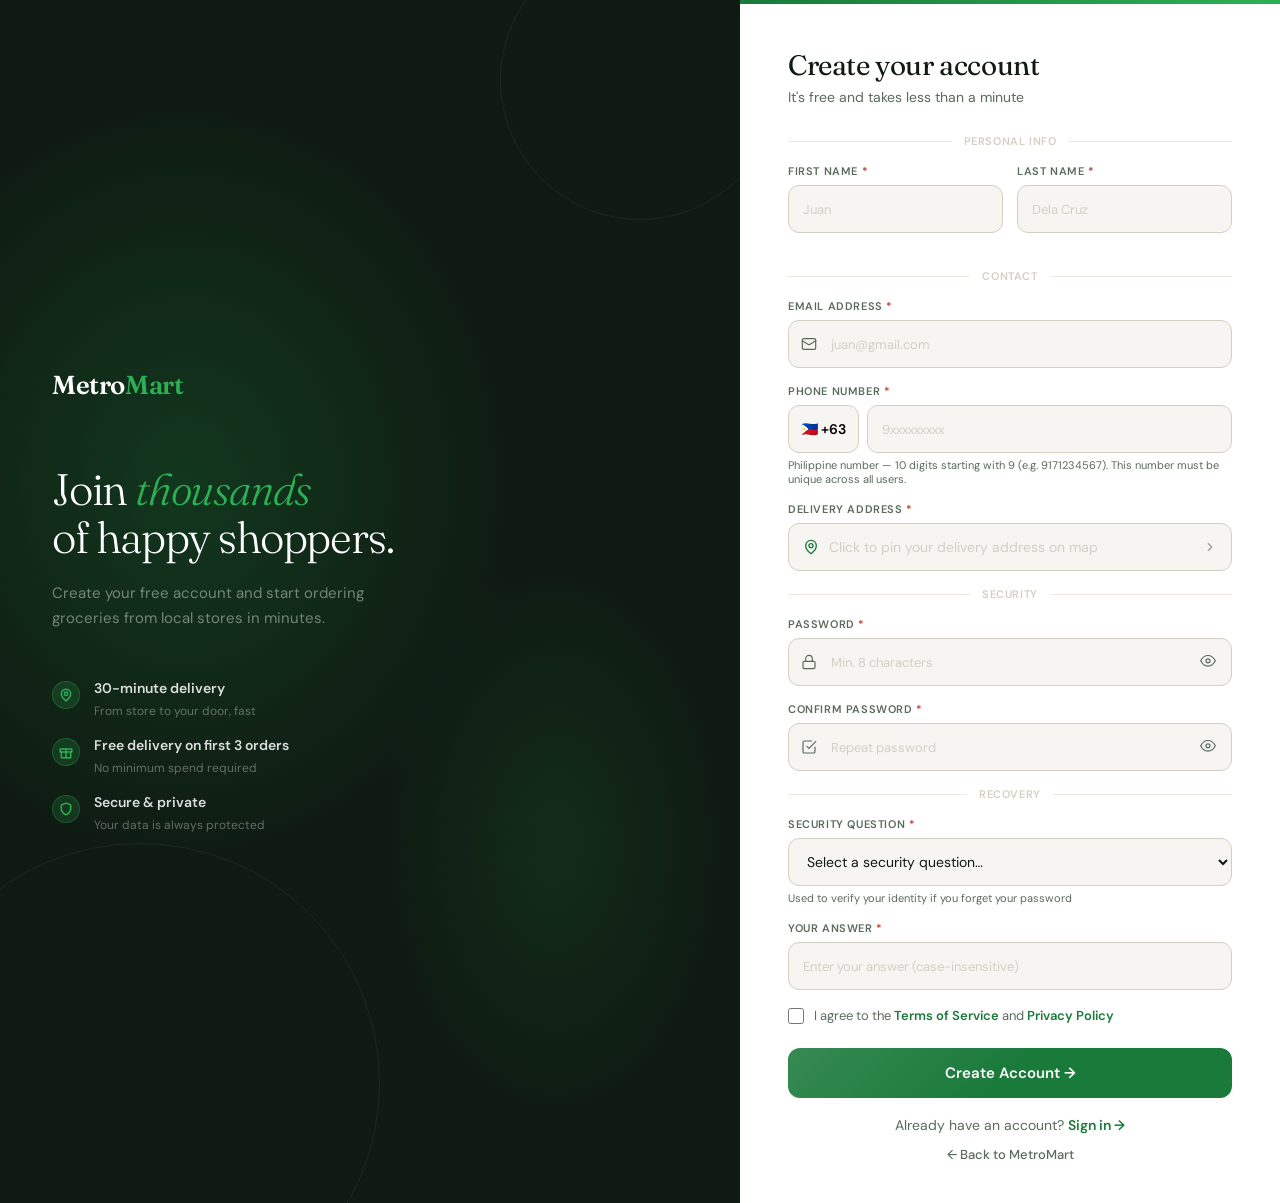
<file: register.html>
<!DOCTYPE html>
<html lang="en">
<head>
<meta charset="UTF-8">
<meta name="viewport" content="width=device-width, initial-scale=1.0">
<title>Create Account — MetroMart</title>
<link rel="preconnect" href="https://fonts.googleapis.com">
<link href="https://fonts.googleapis.com/css2?family=Fraunces:ital,opsz,wght@0,9..144,300;0,9..144,400;0,9..144,600;1,9..144,300;1,9..144,400&family=DM+Sans:opsz,wght@9..40,300;9..40,400;9..40,500;9..40,600&display=swap" rel="stylesheet">
<link rel="stylesheet" href="vendor/leaflet/leaflet.min.css">
<script src="vendor/leaflet/leaflet.min.js"></script>
<style>
:root {
  --green:#1a7a3a; --green-mid:#228844; --green-light:#f0f9f3;
  --green-glow:#2db055; --ink:#0f1a12; --ink-soft:#5a6b5c;
  --stone:#f6f5f1; --stone-mid:#ede9e1; --stone-dark:#d4cfc4;
  --white:#ffffff; --red:#c0392b;
}
*,*::before,*::after{margin:0;padding:0;box-sizing:border-box;}
html{scroll-behavior:smooth;}
body{font-family:'DM Sans',sans-serif;display:flex;min-height:100vh;background:var(--stone);}

.panel-left{flex:1;background:var(--ink);position:relative;overflow:hidden;display:flex;flex-direction:column;justify-content:center;padding:56px 52px;min-height:100vh;}
.panel-left::before{content:'';position:absolute;inset:0;background:radial-gradient(ellipse 70% 50% at 25% 40%, rgba(26,122,58,.3) 0%, transparent 65%),radial-gradient(ellipse 40% 40% at 75% 70%, rgba(45,176,85,.12) 0%, transparent 60%);}
.deco-circle{position:absolute;border-radius:50%;border:1px solid rgba(255,255,255,.06);}
.deco-circle.a{width:480px;height:480px;bottom:-120px;left:-100px;}
.deco-circle.b{width:280px;height:280px;top:-60px;right:-40px;}
.brand{font-family:'Fraunces',serif;font-size:26px;font-weight:600;color:var(--white);letter-spacing:-.4px;margin-bottom:64px;position:relative;z-index:1;}
.brand-dot{color:var(--green-glow);}
.panel-headline{font-family:'Fraunces',serif;font-size:44px;font-weight:300;color:var(--white);line-height:1.1;letter-spacing:-1.2px;margin-bottom:20px;position:relative;z-index:1;}
.panel-headline em{font-style:italic;color:var(--green-glow);}
.panel-sub{font-size:15px;color:rgba(255,255,255,.42);line-height:1.65;max-width:320px;margin-bottom:48px;position:relative;z-index:1;}
.benefit-list{display:flex;flex-direction:column;gap:16px;position:relative;z-index:1;}
.benefit-item{display:flex;align-items:flex-start;gap:14px;}
.benefit-dot{width:28px;height:28px;border-radius:50%;background:rgba(45,176,85,.18);border:1px solid rgba(45,176,85,.3);display:flex;align-items:center;justify-content:center;flex-shrink:0;margin-top:2px;}
.benefit-dot svg{color:var(--green-glow);}
.benefit-text strong{display:block;font-size:14px;font-weight:600;color:rgba(255,255,255,.85);margin-bottom:2px;}
.benefit-text span{font-size:12px;color:rgba(255,255,255,.35);}

.panel-right{width:540px;flex-shrink:0;background:var(--white);display:flex;flex-direction:column;justify-content:flex-start;padding:48px 48px 40px;position:relative;overflow-y:auto;min-height:100vh;}
.panel-right::before{content:'';position:absolute;top:0;left:0;right:0;height:4px;background:linear-gradient(90deg,var(--green),var(--green-glow));}

.form-head{margin-bottom:28px;}
.form-head h1{font-family:'Fraunces',serif;font-size:28px;font-weight:400;color:var(--ink);letter-spacing:-.4px;margin-bottom:6px;}
.form-head p{font-size:14px;color:var(--ink-soft);}

.error-banner{display:none;background:#fef2f2;border:1px solid #fecaca;border-radius:10px;padding:11px 16px;font-size:13px;font-weight:500;color:var(--red);margin-bottom:18px;}
.error-banner.show{display:block;}
.success-banner{display:none;background:var(--green-light);border:1px solid #bbf7d0;border-radius:10px;padding:11px 16px;font-size:13px;font-weight:500;color:var(--green);margin-bottom:18px;}
.success-banner.show{display:flex;align-items:center;gap:8px;}

.form-grid-2{display:grid;grid-template-columns:1fr 1fr;gap:14px;margin-bottom:18px;}
.field{margin-bottom:16px;}
.field label{display:block;font-size:11px;font-weight:600;letter-spacing:.6px;text-transform:uppercase;color:var(--ink-soft);margin-bottom:7px;}

.input-wrap{position:relative;}
.input-wrap input,.input-wrap select{width:100%;height:48px;padding:0 14px 0 42px;border:1.5px solid var(--stone-dark);border-radius:11px;font-family:'DM Sans',sans-serif;font-size:14px;color:var(--ink);background:var(--stone);outline:none;transition:border-color .18s,background .18s,box-shadow .18s;}
.input-wrap select{cursor:pointer;padding-left:42px;}
.input-wrap input:focus,.input-wrap select:focus{border-color:var(--green-mid);background:var(--white);box-shadow:0 0 0 3px rgba(34,136,68,.1);}
.input-wrap input::placeholder{color:var(--stone-dark);font-size:13px;}
.input-wrap input[type="password"]::-ms-reveal,
.input-wrap input[type="password"]::-ms-clear,
.input-wrap input[type="password"]::-webkit-textfield-decoration-container {
  display: none !important;
}
.input-wrap.no-icon input,.input-wrap.no-icon select{padding-left:14px;}
.input-icon{position:absolute;left:13px;top:50%;transform:translateY(-50%);color:var(--ink-soft);pointer-events:none;}
.toggle-pw{position:absolute;right:12px;top:50%;transform:translateY(-50%);background:none;border:none;cursor:pointer;color:var(--ink-soft);padding:4px;line-height:1;transition:color .15s;}
.toggle-pw:hover{color:var(--ink);}

/* Phone input with flag */
.phone-wrap{display:flex;gap:8px;}
.phone-prefix{height:48px;padding:0 12px;border:1.5px solid var(--stone-dark);border-radius:11px;background:var(--stone);font-size:14px;font-weight:600;color:var(--ink-mid);display:flex;align-items:center;gap:6px;flex-shrink:0;font-family:'DM Sans',sans-serif;}
.phone-input{flex:1;}
.phone-input input{width:100%;height:48px;padding:0 14px;border:1.5px solid var(--stone-dark);border-radius:11px;font-family:'DM Sans',sans-serif;font-size:14px;color:var(--ink);background:var(--stone);outline:none;transition:border-color .18s,background .18s,box-shadow .18s;}
.phone-input input:focus{border-color:var(--green-mid);background:var(--white);box-shadow:0 0 0 3px rgba(34,136,68,.1);}
.phone-input input::placeholder{color:var(--stone-dark);font-size:13px;}
.phone-hint{font-size:11px;color:var(--ink-soft);margin-top:5px;}
.phone-hint.error{color:var(--red);}

/* Address picker */
.address-picker{width:100%;background:var(--stone);border:1.5px solid var(--stone-dark);border-radius:11px;padding:12px 14px;display:flex;align-items:center;gap:10px;cursor:pointer;transition:border-color .18s;font-size:14px;color:var(--ink);min-height:48px;}
.address-picker:hover{border-color:var(--green-mid);}
.address-picker.has-value{border-color:var(--green-mid);background:var(--green-light);}
.address-picker span{flex:1;white-space:nowrap;overflow:hidden;text-overflow:ellipsis;}
.address-picker .ap-placeholder{color:var(--stone-dark);}

/* Password strength */
.pw-strength{margin-top:8px;display:none;}
.pw-strength.show{display:block;}
.pw-bar-track{height:3px;border-radius:2px;background:var(--stone-mid);overflow:hidden;margin-bottom:5px;}
.pw-bar-fill{height:100%;border-radius:2px;transition:width .3s,background .3s;}
.pw-strength-label{font-size:11px;color:var(--ink-soft);}
.pw-reqs{margin-top:8px;font-size:11px;display:grid;grid-template-columns:1fr 1fr;gap:3px 12px;}
.pw-req{color:var(--stone-dark);transition:color .2s;}
.pw-req.met{color:var(--green);}
.pw-req::before{content:'○ ';}
.pw-req.met::before{content:'✓ ';}

.section-divider{font-size:11px;font-weight:600;letter-spacing:.6px;text-transform:uppercase;color:var(--stone-dark);display:flex;align-items:center;gap:12px;margin-bottom:16px;}
.section-divider::before,.section-divider::after{content:'';flex:1;height:1px;background:var(--stone-mid);}

.terms-row{display:flex;align-items:flex-start;gap:10px;margin-bottom:18px;}
.terms-row input[type="checkbox"]{width:16px;height:16px;margin-top:2px;cursor:pointer;accent-color:var(--green);flex-shrink:0;}
.terms-row label{font-size:13px;color:var(--ink-soft);cursor:pointer;line-height:1.5;}
.terms-row label a{color:var(--green);font-weight:600;text-decoration:none;}

.btn-submit{width:100%;height:50px;background:var(--green);color:var(--white);border:none;border-radius:12px;font-family:'DM Sans',sans-serif;font-size:15px;font-weight:600;cursor:pointer;display:flex;align-items:center;justify-content:center;gap:8px;transition:background .18s,transform .12s;margin-top:4px;position:relative;overflow:hidden;}
.btn-submit::after{content:'';position:absolute;inset:0;background:linear-gradient(135deg,rgba(255,255,255,.12) 0%,transparent 50%);}
.btn-submit:hover{background:var(--green-mid);transform:translateY(-1px);}
.btn-submit:disabled{opacity:.6;cursor:not-allowed;transform:none;}

@keyframes spin{to{transform:rotate(360deg);}}
.spinner{width:18px;height:18px;border:2px solid rgba(255,255,255,.4);border-top-color:#fff;border-radius:50%;animation:spin .7s linear infinite;display:none;}
.btn-submit.loading .spinner{display:block;}
.btn-submit.loading .btn-text{display:none;}

.form-foot{text-align:center;font-size:14px;color:var(--ink-soft);margin-top:18px;}
.form-foot a{color:var(--green);font-weight:600;text-decoration:none;}
.form-foot a:hover{text-decoration:underline;}
.back-link{display:block;text-align:center;margin-top:12px;font-size:13px;}
.back-link a{color:var(--ink-soft);text-decoration:none;font-weight:500;}

/* Map modal */
.modal-overlay{position:fixed;inset:0;background:rgba(15,26,18,.5);display:none;align-items:center;justify-content:center;z-index:999;padding:20px;backdrop-filter:blur(4px);}
.modal-overlay.open{display:flex;}
.map-modal-wrap{background:var(--white);border-radius:24px;width:92%;max-width:640px;overflow:hidden;box-shadow:0 24px 64px rgba(0,0,0,.2);}
.map-modal-head{padding:20px 26px;border-bottom:1px solid var(--stone-dark);display:flex;align-items:center;justify-content:space-between;}
.map-modal-head h3{font-family:'Fraunces',serif;font-size:20px;font-weight:400;}
.map-modal-close{width:32px;height:32px;border-radius:50%;background:var(--stone-mid);border:none;font-size:16px;cursor:pointer;display:flex;align-items:center;justify-content:center;transition:background .15s;}
.map-modal-close:hover{background:var(--stone-dark);}
.map-hint{padding:10px 26px;font-size:13px;color:var(--ink-soft);background:var(--green-light);}
#addressPickerMap{height:360px;width:100%;}
.map-modal-foot{padding:14px 22px;border-top:1px solid var(--stone-dark);display:flex;gap:10px;flex-wrap:wrap;align-items:center;}
.map-modal-foot input{flex:1;min-width:180px;border:1.5px solid var(--stone-dark);border-radius:40px;padding:10px 16px;font-size:14px;outline:none;transition:border-color .18s;font-family:'DM Sans',sans-serif;}
.map-modal-foot input:focus{border-color:var(--green-mid);}
.btn-my-loc{padding:10px 16px;border-radius:40px;background:var(--green-light);color:var(--green);font-weight:600;font-size:13px;cursor:pointer;border:none;white-space:nowrap;font-family:'DM Sans',sans-serif;}
.btn-confirm-loc{padding:10px 22px;border-radius:40px;background:var(--green);color:#fff;font-weight:600;font-size:14px;cursor:pointer;border:none;white-space:nowrap;font-family:'DM Sans',sans-serif;}
.btn-confirm-loc:hover{background:var(--green-mid);}

@media(max-width:960px){.panel-left{display:none;}.panel-right{width:100%;padding:48px 32px;}}
@media(max-width:500px){.panel-right{padding:40px 20px;}.form-grid-2{grid-template-columns:1fr;}}
</style>
</head>
<body>

<div class="panel-left" aria-hidden="true">
  <div class="deco-circle a"></div>
  <div class="deco-circle b"></div>
  <div class="brand">Metro<span class="brand-dot">Mart</span></div>
  <h2 class="panel-headline">Join <em>thousands</em><br>of happy shoppers.</h2>
  <p class="panel-sub">Create your free account and start ordering groceries from local stores in minutes.</p>
  <div class="benefit-list">
    <div class="benefit-item">
      <div class="benefit-dot"><svg width="14" height="14" viewBox="0 0 24 24" fill="none" stroke="currentColor" stroke-width="2.5" stroke-linecap="round" stroke-linejoin="round"><path d="M20 10c0 6-8 12-8 12s-8-6-8-12a8 8 0 0 1 16 0z"/><circle cx="12" cy="10" r="3"/></svg></div>
      <div class="benefit-text"><strong>30-minute delivery</strong><span>From store to your door, fast</span></div>
    </div>
    <div class="benefit-item">
      <div class="benefit-dot"><svg width="14" height="14" viewBox="0 0 24 24" fill="none" stroke="currentColor" stroke-width="2.5" stroke-linecap="round" stroke-linejoin="round"><polyline points="20 12 20 22 4 22 4 12"/><rect x="2" y="7" width="20" height="5"/><path d="M12 22V7"/></svg></div>
      <div class="benefit-text"><strong>Free delivery on first 3 orders</strong><span>No minimum spend required</span></div>
    </div>
    <div class="benefit-item">
      <div class="benefit-dot"><svg width="14" height="14" viewBox="0 0 24 24" fill="none" stroke="currentColor" stroke-width="2.5" stroke-linecap="round" stroke-linejoin="round"><path d="M12 22s8-4 8-10V5l-8-3-8 3v7c0 6 8 10 8 10z"/></svg></div>
      <div class="benefit-text"><strong>Secure & private</strong><span>Your data is always protected</span></div>
    </div>
  </div>
</div>

<div class="panel-right">
  <div class="form-head">
    <h1>Create your account</h1>
    <p>It's free and takes less than a minute</p>
  </div>

  <div class="error-banner" id="errorBanner"></div>
  <div class="success-banner" id="successBanner">
    <svg width="16" height="16" viewBox="0 0 24 24" fill="none" stroke="currentColor" stroke-width="2.5" stroke-linecap="round" stroke-linejoin="round"><polyline points="20 6 9 17 4 12"/></svg>
    Account created! Redirecting to login…
  </div>

  <!-- Personal info -->
  <div class="section-divider">Personal info</div>
  <div class="form-grid-2">
    <div class="field" style="margin-bottom:0;">
      <label for="fname">First Name <span style="color:var(--red)">*</span></label>
      <div class="input-wrap no-icon"><input type="text" id="fname" placeholder="Juan" autocomplete="given-name"></div>
    </div>
    <div class="field" style="margin-bottom:0;">
      <label for="lname">Last Name <span style="color:var(--red)">*</span></label>
      <div class="input-wrap no-icon"><input type="text" id="lname" placeholder="Dela Cruz" autocomplete="family-name"></div>
    </div>
  </div>

  <!-- Contact -->
  <div class="section-divider" style="margin-top:18px;">Contact</div>

  <div class="field">
    <label for="email">Email Address <span style="color:var(--red)">*</span></label>
    <div class="input-wrap">
      <svg class="input-icon" width="16" height="16" viewBox="0 0 24 24" fill="none" stroke="currentColor" stroke-width="1.8" stroke-linecap="round" stroke-linejoin="round"><rect x="2" y="4" width="20" height="16" rx="2"/><path d="m22 7-8.97 5.7a1.94 1.94 0 0 1-2.06 0L2 7"/></svg>
      <input type="email" id="email" placeholder="juan@gmail.com" autocomplete="email" oninput="validateEmailLive()">
    </div>
    <div id="emailHint" style="font-size:11px;color:var(--ink-soft);margin-top:5px;display:none;"></div>
  </div>

  <!-- Philippine Phone Number -->
  <div class="field">
    <label>Phone Number <span style="color:var(--red)">*</span></label>
    <div class="phone-wrap">
      <div class="phone-prefix">🇵🇭 +63</div>
      <div class="phone-input">
        <input type="tel" id="phone" placeholder="9xxxxxxxxx" maxlength="10" oninput="validatePhoneLive()" autocomplete="tel">
      </div>
    </div>
    <div class="phone-hint" id="phoneHint">Philippine number — 10 digits starting with 9 (e.g. 9171234567). This number must be unique across all users.</div>
  </div>

  <!-- Delivery Address via Map -->
  <div class="field">
    <label>Delivery Address <span style="color:var(--red)">*</span></label>
    <div class="address-picker" id="addressPicker" onclick="openAddressModal()">
      <svg width="16" height="16" viewBox="0 0 24 24" fill="none" stroke="currentColor" stroke-width="2" stroke-linecap="round" stroke-linejoin="round" style="flex-shrink:0;color:var(--green);"><path d="M20 10c0 6-8 12-8 12s-8-6-8-12a8 8 0 0 1 16 0z"/><circle cx="12" cy="10" r="3"/></svg>
      <span class="ap-placeholder" id="addressDisplay">Click to pin your delivery address on map</span>
      <svg width="14" height="14" viewBox="0 0 24 24" fill="none" stroke="currentColor" stroke-width="2" stroke-linecap="round" stroke-linejoin="round" style="flex-shrink:0;opacity:.4;"><path d="M9 18l6-6-6-6"/></svg>
    </div>
    <input type="hidden" id="addressVal">
    <input type="hidden" id="addressLat" value="10.3157">
    <input type="hidden" id="addressLng" value="123.8854">
  </div>

  <!-- Security -->
  <div class="section-divider">Security</div>

  <div class="field">
    <label for="password">Password <span style="color:var(--red)">*</span></label>
    <div class="input-wrap">
      <svg class="input-icon" width="16" height="16" viewBox="0 0 24 24" fill="none" stroke="currentColor" stroke-width="1.8" stroke-linecap="round" stroke-linejoin="round"><rect x="3" y="11" width="18" height="11" rx="2"/><path d="M7 11V7a5 5 0 0 1 10 0v4"/></svg>
      <input type="password" id="password" placeholder="Min. 8 characters" autocomplete="new-password" oninput="checkPwStrength(this.value)">
      <button class="toggle-pw" type="button" onclick="togglePw('password','eye1')">
        <svg id="eye1" width="16" height="16" viewBox="0 0 24 24" fill="none" stroke="currentColor" stroke-width="1.8" stroke-linecap="round" stroke-linejoin="round"><path d="M1 12s4-8 11-8 11 8 11 8-4 8-11 8-11-8-11-8z"/><circle cx="12" cy="12" r="3"/></svg>
      </button>
    </div>
    <div class="pw-strength" id="pwStrength">
      <div class="pw-bar-track"><div class="pw-bar-fill" id="pwBar"></div></div>
      <span class="pw-strength-label" id="pwLabel"></span>
    </div>
    <div class="pw-reqs" id="pwReqs" style="display:none;">
      <div class="pw-req" id="req-len">8+ characters</div>
      <div class="pw-req" id="req-upper">Uppercase letter</div>
      <div class="pw-req" id="req-num">Number</div>
      <div class="pw-req" id="req-special">Special character</div>
    </div>
  </div>

  <div class="field">
    <label for="confirm">Confirm Password <span style="color:var(--red)">*</span></label>
    <div class="input-wrap">
      <svg class="input-icon" width="16" height="16" viewBox="0 0 24 24" fill="none" stroke="currentColor" stroke-width="1.8" stroke-linecap="round" stroke-linejoin="round"><polyline points="9 11 12 14 22 4"/><path d="M21 12v7a2 2 0 0 1-2 2H5a2 2 0 0 1-2-2V5a2 2 0 0 1 2-2h11"/></svg>
      <input type="password" id="confirm" placeholder="Repeat password" autocomplete="new-password">
      <button class="toggle-pw" type="button" onclick="togglePw('confirm','eye2')">
        <svg id="eye2" width="16" height="16" viewBox="0 0 24 24" fill="none" stroke="currentColor" stroke-width="1.8" stroke-linecap="round" stroke-linejoin="round"><path d="M1 12s4-8 11-8 11 8 11 8-4 8-11 8-11-8-11-8z"/><circle cx="12" cy="12" r="3"/></svg>
      </button>
    </div>
  </div>

  <!-- Security Question -->
  <div class="section-divider">Recovery</div>

  <div class="field">
    <label for="secQuestion">Security Question <span style="color:var(--red)">*</span></label>
    <div class="input-wrap no-icon">
      <select id="secQuestion">
        <option value="">Select a security question…</option>
        <option value="1">What is the name of your first pet?</option>
        <option value="2">What is your mother's maiden name?</option>
        <option value="3">What city were you born in?</option>
        <option value="4">What was the name of your first school?</option>
        <option value="5">What is your favourite childhood nickname?</option>
      </select>
    </div>
    <div style="font-size:11px;color:var(--ink-soft);margin-top:5px;">Used to verify your identity if you forget your password</div>
  </div>

  <div class="field">
    <label for="secAnswer">Your Answer <span style="color:var(--red)">*</span></label>
    <div class="input-wrap no-icon">
      <input type="text" id="secAnswer" placeholder="Enter your answer (case-insensitive)">
    </div>
  </div>

  <div class="terms-row">
    <input type="checkbox" id="terms">
    <label for="terms">I agree to the <a href="#">Terms of Service</a> and <a href="#">Privacy Policy</a></label>
  </div>

  <button class="btn-submit" id="regBtn" onclick="doRegister()">
    <div class="spinner"></div>
    <span class="btn-text">Create Account →</span>
  </button>

  <div class="form-foot">Already have an account? <a href="login.html">Sign in →</a></div>
  <div class="back-link"><a href="index.html">← Back to MetroMart</a></div>
</div>

<!-- Address Map Modal -->
<div class="modal-overlay" id="addressModal">
  <div class="map-modal-wrap">
    <div class="map-modal-head">
      <h3>Pin Delivery Address</h3>
      <button class="map-modal-close" onclick="closeAddressModal()">✕</button>
    </div>
    <div class="map-hint">📌 Click the map to pin, drag the marker, or search below. This will be your default delivery address.</div>
    <div id="addressPickerMap"></div>
    <div class="map-modal-foot">
      <input type="text" id="addrSearchInput" placeholder="Search address… (press Enter)" onkeydown="if(event.key==='Enter')searchAddr()">
      <button class="btn-my-loc" onclick="useMyLocation()">📍 My Location</button>
      <button class="btn-confirm-loc" onclick="confirmAddress()">Confirm</button>
    </div>
  </div>
</div>

<script>
const eyeOpen  = '<path d="M1 12s4-8 11-8 11 8 11 8-4 8-11 8-11-8-11-8z"/><circle cx="12" cy="12" r="3"/>';
const eyeClose = '<path d="M17.94 17.94A10.07 10.07 0 0 1 12 20c-7 0-11-8-11-8a18.45 18.45 0 0 1 5.06-5.94M9.9 4.24A9.12 9.12 0 0 1 12 4c7 0 11 8 11 8a18.5 18.5 0 0 1-2.16 3.19m-6.72-1.07a3 3 0 1 1-4.24-4.24"/><line x1="1" y1="1" x2="23" y2="23"/>';
const vis = {};
function togglePw(iId, eId) { const input = document.getElementById(iId); const icon = document.getElementById(eId); if (!input || !icon) return; const show = input.type === 'password'; input.type = show ? 'text' : 'password'; icon.innerHTML = show ? eyeClose : eyeOpen; }

// ── Phone validation ───────────────────────────
function validatePhoneLive() {
  const raw = document.getElementById('phone').value.replace(/\D/g,'');
  const hint = document.getElementById('phoneHint');
  if (!raw) { hint.textContent='Philippine number — 10 digits starting with 9 (e.g. 9171234567)'; hint.className='phone-hint'; return; }
  if (raw.length === 10 && raw.startsWith('9')) { hint.textContent='✓ Valid Philippine number'; hint.className='phone-hint'; hint.style.color='var(--green)'; }
  else { hint.textContent='Must be 10 digits starting with 9 (e.g. 9171234567)'; hint.className='phone-hint error'; }
}

function validatePHPhone(raw) {
  const clean = raw.replace(/\D/g,'');
  return clean.length === 10 && clean.startsWith('9');
}

// ── Email validation live ──────────────────────
function validateEmailLive() {
  const email = document.getElementById('email').value.trim();
  const hint  = document.getElementById('emailHint');
  if (!email) { hint.style.display='none'; return; }
  hint.style.display='block';
  const valid = /^[^\s@]+@gmail\.com$/i.test(email);
  hint.textContent = valid ? '✓ Valid Gmail address' : '✗ Email must be a valid @gmail.com address';
  hint.style.color = valid ? 'var(--green)' : 'var(--red)';
}

// ── Password strength ──────────────────────────
function checkPwStrength(pw) {
  const wrap  = document.getElementById('pwStrength');
  const bar   = document.getElementById('pwBar');
  const lbl   = document.getElementById('pwLabel');
  const reqs  = document.getElementById('pwReqs');
  if (!pw) { wrap.classList.remove('show'); reqs.style.display='none'; return; }
  wrap.classList.add('show'); reqs.style.display='grid';
  const checks = { 'req-len': pw.length>=8, 'req-upper': /[A-Z]/.test(pw), 'req-num': /[0-9]/.test(pw), 'req-special': /[^A-Za-z0-9]/.test(pw) };
  Object.entries(checks).forEach(([id,met]) => document.getElementById(id).classList.toggle('met',met));
  const score = Object.values(checks).filter(Boolean).length + (pw.length>=12 ? 1 : 0);
  const lvls = [{pct:'20%',c:'#ef4444',l:'Too weak'},{pct:'40%',c:'#f97316',l:'Weak'},{pct:'60%',c:'#eab308',l:'Fair'},{pct:'80%',c:'#22c55e',l:'Good'},{pct:'100%',c:'#16a34a',l:'Strong'}];
  const lvl = lvls[Math.min(score,4)];
  bar.style.width=lvl.pct; bar.style.background=lvl.c;
  lbl.textContent=lvl.l; lbl.style.color=lvl.c;
}

// ── Map ────────────────────────────────────────
let mapInstance=null, mapMarker=null;
let pickedLat=10.3157, pickedLng=123.8854, pickedAddr='';

function openAddressModal() {
  document.getElementById('addressModal').classList.add('open');
  setTimeout(() => {
    if (!mapInstance) {
      mapInstance = L.map('addressPickerMap').setView([pickedLat,pickedLng],14);
      L.tileLayer('https://{s}.tile.openstreetmap.org/{z}/{x}/{y}.png',{attribution:'© OpenStreetMap',maxZoom:19}).addTo(mapInstance);
      const pin = L.divIcon({className:'',html:'<div style="font-size:32px;filter:drop-shadow(0 2px 6px rgba(0,0,0,.4))">📍</div>',iconAnchor:[16,32],iconSize:[32,32]});
      mapMarker = L.marker([pickedLat,pickedLng],{icon:pin,draggable:true}).addTo(mapInstance);
      mapInstance.on('click', e => { mapMarker.setLatLng(e.latlng); pickedLat=e.latlng.lat; pickedLng=e.latlng.lng; revGeocode(pickedLat,pickedLng); });
      mapMarker.on('dragend', e => { const ll=e.target.getLatLng(); pickedLat=ll.lat; pickedLng=ll.lng; revGeocode(pickedLat,pickedLng); });
    } else { mapInstance.invalidateSize(); }
    if (pickedAddr) document.getElementById('addrSearchInput').value = pickedAddr;
  },200);
}

async function revGeocode(lat,lng) {
  try { const r=await fetch(`https://nominatim.openstreetmap.org/reverse?lat=${lat}&lon=${lng}&format=json`); const d=await r.json(); pickedAddr=d.display_name||`${lat.toFixed(5)},${lng.toFixed(5)}`; }
  catch { pickedAddr=`${lat.toFixed(5)},${lng.toFixed(5)}`; }
  document.getElementById('addrSearchInput').value = pickedAddr;
}

async function searchAddr() {
  const q=document.getElementById('addrSearchInput').value.trim(); if(!q) return;
  try {
    const r=await fetch(`https://nominatim.openstreetmap.org/search?q=${encodeURIComponent(q)}&format=json&limit=1`);
    const d=await r.json();
    if(!d.length){alert('Address not found.');return;}
    pickedLat=parseFloat(d[0].lat);pickedLng=parseFloat(d[0].lon);pickedAddr=d[0].display_name;
    mapInstance.setView([pickedLat,pickedLng],16);mapMarker.setLatLng([pickedLat,pickedLng]);
    document.getElementById('addrSearchInput').value=pickedAddr;
  } catch{alert('Search failed.');}
}

function useMyLocation() {
  if(!navigator.geolocation){alert('Geolocation not supported.');return;}
  navigator.geolocation.getCurrentPosition(pos=>{
    pickedLat=pos.coords.latitude;pickedLng=pos.coords.longitude;
    mapInstance.setView([pickedLat,pickedLng],16);mapMarker.setLatLng([pickedLat,pickedLng]);
    revGeocode(pickedLat,pickedLng);
  },()=>alert('Could not get location.'));
}

function confirmAddress() {
  if (!pickedAddr) { alert('Please pick a location on the map first.'); return; }
  document.getElementById('addressVal').value = pickedAddr;
  document.getElementById('addressLat').value = pickedLat;
  document.getElementById('addressLng').value = pickedLng;
  const display = document.getElementById('addressDisplay');
  display.textContent = pickedAddr.length>60 ? pickedAddr.slice(0,60)+'…' : pickedAddr;
  display.className = '';
  document.getElementById('addressPicker').classList.add('has-value');
  closeAddressModal();
}

function closeAddressModal() { document.getElementById('addressModal').classList.remove('open'); }

// ── Register ───────────────────────────────────
async function doRegister() {
  const btn = document.getElementById('regBtn');
  document.getElementById('errorBanner').classList.remove('show');

  const fname    = document.getElementById('fname').value.trim();
  const lname    = document.getElementById('lname').value.trim();
  const email    = document.getElementById('email').value.trim();
  const phone    = document.getElementById('phone').value.trim();
  const address  = document.getElementById('addressVal').value;
  const pass     = document.getElementById('password').value;
  const confirm  = document.getElementById('confirm').value;
  const sqId     = document.getElementById('secQuestion').value;
  const sqAns    = document.getElementById('secAnswer').value.trim();
  const terms    = document.getElementById('terms').checked;

  if (!fname || !lname) return showErr('Please enter your first and last name.');
  if (!email) return showErr('Please enter your email address.');
  if (!/^[^\s@]+@gmail\.com$/i.test(email)) return showErr('Please use a valid @gmail.com email address.');
  if (!phone) return showErr('Please enter your Philippine phone number.');
  if (!validatePHPhone(phone)) return showErr('Phone must be 10 digits starting with 9 (e.g. 9171234567).');
  if (!address) return showErr('Please pin your delivery address on the map.');
  if (!pass) return showErr('Please enter a password.');
  if (pass.length < 8) return showErr('Password must be at least 8 characters.');
  if (!/[A-Z]/.test(pass)) return showErr('Password must contain at least one uppercase letter.');
  if (!/[0-9]/.test(pass)) return showErr('Password must contain at least one number.');
  if (!/[^A-Za-z0-9]/.test(pass)) return showErr('Password must contain at least one special character.');
  if (pass !== confirm) return showErr('Passwords do not match.');
  if (!sqId) return showErr('Please select a security question.');
  if (sqAns.length < 2) return showErr('Please enter your security answer.');
  if (!terms) return showErr('Please accept the Terms of Service.');

  btn.classList.add('loading'); btn.disabled = true;
  try {
    const res = await fetch('api/auth/?action=register', {
      method:'POST',
      headers:{'Content-Type':'application/json'},
      body: JSON.stringify({
        fname, lname, email,
        phone: '0' + phone.replace(/\D/g,''), // store as 09xxxxxxxxx
        address,
        address_lat: document.getElementById('addressLat').value,
        address_lng: document.getElementById('addressLng').value,
        password: pass,
        confirm: confirm,
        security_question_id: sqId,
        security_answer: sqAns,
      }),
    });
    const data = await res.json();
    if (!data.ok) { showErr(data.error || 'Registration failed.'); }
    else { 
      // Save delivery address to localStorage for automatic loading in dashboard
      localStorage.setItem('mm_delivery_address', address);
      localStorage.setItem('mm_delivery_lat', document.getElementById('addressLat').value);
      localStorage.setItem('mm_delivery_lng', document.getElementById('addressLng').value);
      document.getElementById('successBanner').classList.add('show'); 
      setTimeout(()=>window.location.href='login.html',1600); 
      return; 
    }
  } catch(e) { showErr('Network error — is XAMPP running?'); }
  btn.classList.remove('loading'); btn.disabled = false;
}

function showErr(msg) {
  const b=document.getElementById('errorBanner');
  b.textContent='⚠ '+msg; b.classList.add('show');
  b.scrollIntoView({behavior:'smooth',block:'nearest'});
}

document.getElementById('addressModal').addEventListener('click', e => { if(e.target===document.getElementById('addressModal')) closeAddressModal(); });
</script>
</body>
</html>
</file>
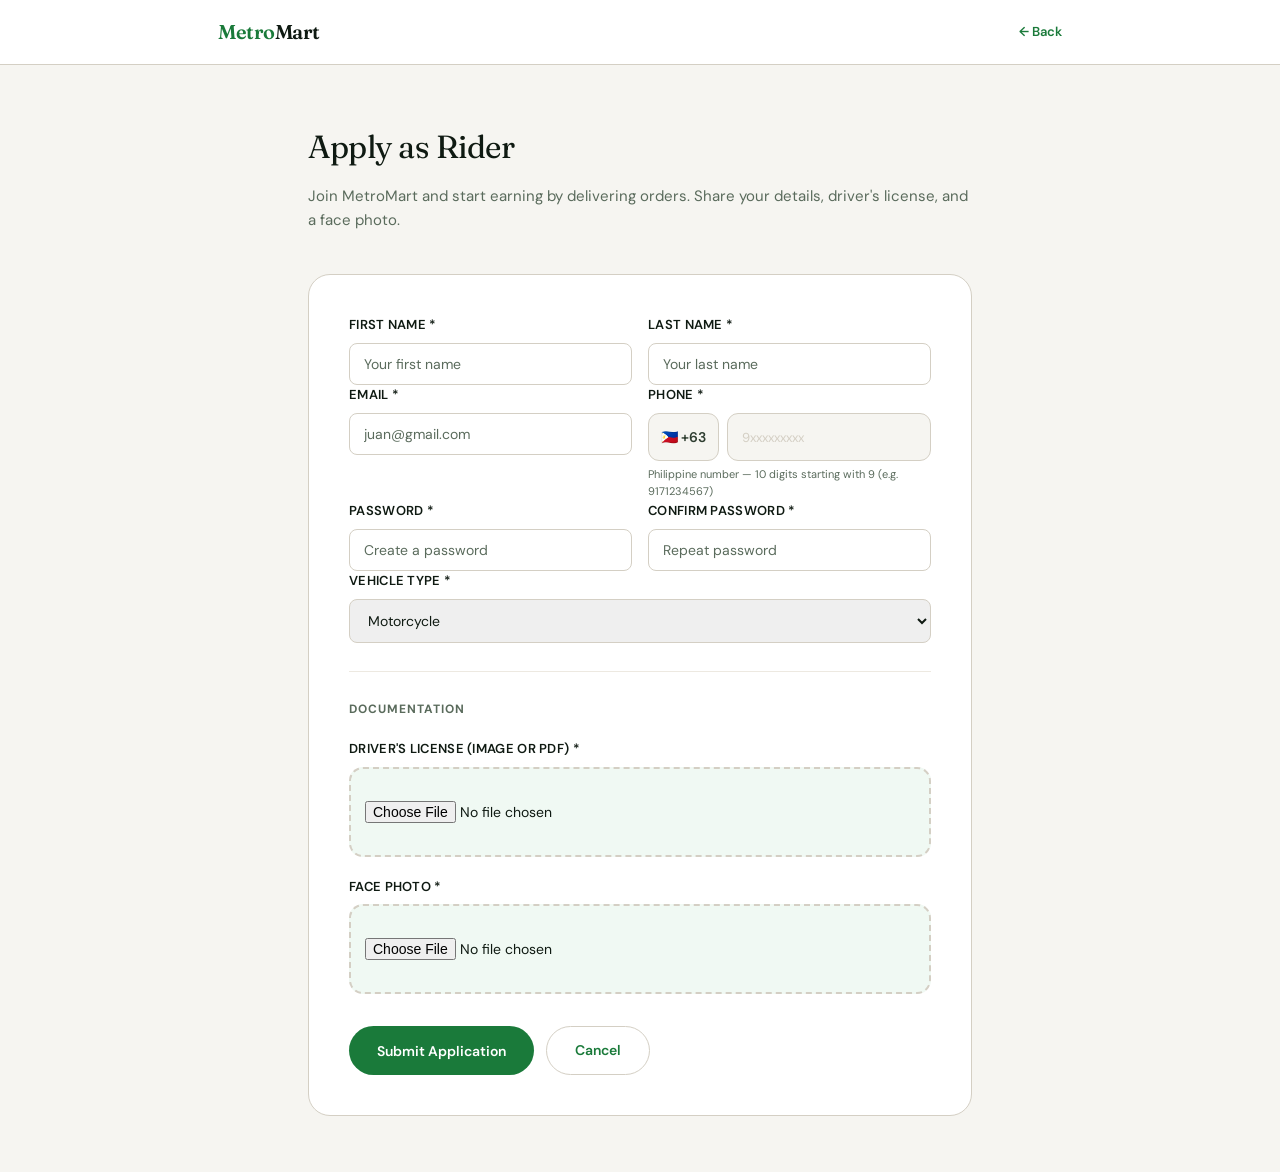
<file: rider-apply.html>
<!DOCTYPE html>
<html lang="en">
<head>
  <meta charset="utf-8">
  <meta name="viewport" content="width=device-width, initial-scale=1">
  <title>Rider Application — MetroMart</title>
  <link rel="preconnect" href="https://fonts.googleapis.com">
  <link href="https://fonts.googleapis.com/css2?family=Fraunces:ital,opsz,wght@0,9..144,300;0,9..144,400;0,9..144,600;1,9..144,300;1,9..144,400&family=DM+Sans:wght@400;500;600&display=swap" rel="stylesheet">
  <style>
    :root {
      --green:       #1a7a3a;   --green-mid:   #228844;   --green-light: #f0f9f3;
      --green-pale:  #e3f5e9;   --green-glow:  #2db055;
      --ink:         #0f1a12;   --ink-mid:     #2e3d30;   --ink-soft:    #5a6b5c;
      --stone:       #f6f5f1;   --stone-mid:   #ede9e1;   --stone-dark:  #d4cfc4;
      --white:       #ffffff;   --amber:       #e8900a;   --red:         #d63b3b;
      --radius-sm:   8px;       --radius-md:   14px;      --radius-lg:   22px;
      --font-display: 'Fraunces', serif;
      --font-body:    'DM Sans', sans-serif;
    }
    * { margin: 0; padding: 0; box-sizing: border-box; }
    html { scroll-behavior: smooth; }
    body { font-family: var(--font-body); background: var(--stone); color: var(--ink); font-size: 15px; line-height: 1.6; min-height: 100vh; }
    
    .top-bar { background: var(--white); border-bottom: 1px solid var(--stone-dark); padding: 16px 0; position: sticky; top: 0; z-index: 100; }
    .top-bar-inner { max-width: 900px; margin: 0 auto; padding: 0 28px; display: flex; align-items: center; justify-content: space-between; }
    .logo { font-family: var(--font-display); font-size: 20px; font-weight: 600; color: var(--green); letter-spacing: -0.5px; }
    .logo .dot { color: var(--ink); }
    .back-link { font-size: 13px; font-weight: 600; color: var(--green); text-decoration: none; cursor: pointer; transition: opacity .15s; }
    .back-link:hover { opacity: 0.7; }
    
    .container { max-width: 720px; margin: 0 auto; padding: 56px 28px; }
    
    .form-header { margin-bottom: 42px; }
    .form-title { font-family: var(--font-display); font-size: 32px; font-weight: 400; letter-spacing: -.5px; margin-bottom: 12px; }
    .form-subtitle { font-size: 15px; color: var(--ink-soft); line-height: 1.6; }
    
    .form-card { background: var(--white); border: 1.5px solid var(--stone-dark); border-radius: var(--radius-lg); padding: 40px; }
    
    .error-msg { background: #fee; border: 1px solid #fcc; border-radius: var(--radius-md); padding: 12px 16px; color: var(--red); font-size: 14px; margin-bottom: 20px; display: none; }
    .error-msg.show { display: block; }
    
    .field-group { margin-bottom: 20px; }
    .field-group label { display: block; font-size: 13px; font-weight: 600; color: var(--ink); margin-bottom: 7px; letter-spacing: 0.3px; text-transform: uppercase; }
    .field-group input, .field-group select { width: 100%; padding: 11px 14px; border: 1.5px solid var(--stone-dark); border-radius: var(--radius-sm); font-size: 14px; font-family: var(--font-body); color: var(--ink); transition: border-color .18s, box-shadow .18s; }
    .field-group input:focus, .field-group select:focus { outline: none; border-color: var(--green-mid); box-shadow: 0 0 0 3px rgba(34,136,68,.1); }
    .field-group input::placeholder { color: var(--ink-soft); }
    .phone-wrap{display:flex;gap:8px;}
    .phone-prefix{height:48px;padding:0 12px;border:1.5px solid var(--stone-dark);border-radius:11px;background:var(--stone);font-size:14px;font-weight:600;color:var(--ink-mid);display:flex;align-items:center;gap:6px;flex-shrink:0;font-family:'DM Sans',sans-serif;}
    .phone-input{flex:1;}
    .phone-input input{width:100%;height:48px;padding:0 14px;border:1.5px solid var(--stone-dark);border-radius:11px;font-family:'DM Sans',sans-serif;font-size:14px;color:var(--ink);background:var(--stone);outline:none;transition:border-color .18s,background .18s,box-shadow .18s;}
    .phone-input input:focus{border-color:var(--green-mid);background:var(--white);box-shadow:0 0 0 3px rgba(34,136,68,.1);}
    .phone-input input::placeholder{color:var(--stone-dark);font-size:13px;}
    .phone-hint{font-size:11px;color:var(--ink-soft);margin-top:5px;}
    .phone-hint.error{color:var(--red);}
    .email-hint{font-size:11px;color:var(--ink-soft);margin-top:5px;}
    .email-hint.error{color:var(--red);}
    
    .field-row { display: grid; grid-template-columns: 1fr 1fr; gap: 16px; }
    .field-row .field-group { margin-bottom: 0; }
    
    .file-input-wrap { position: relative; }
    .file-input { position: relative; display: flex; flex-direction: column; }
    .file-input input[type="file"] { padding: 32px 14px; border: 2px dashed var(--stone-dark); border-radius: var(--radius-md); background: var(--green-light); cursor: pointer; transition: border-color .18s, background .18s; }
    .file-input input[type="file"]:hover { border-color: var(--green); background: var(--green-pale); }
    
    .section-divider { height: 1px; background: var(--stone-mid); margin: 28px 0; }
    .section-label { font-size: 12px; font-weight: 700; color: var(--ink-soft); letter-spacing: 1px; text-transform: uppercase; margin-bottom: 20px; }
    
    .form-actions { display: flex; gap: 12px; margin-top: 32px; }
    .btn { padding: 12px 28px; border-radius: 40px; font-size: 14px; font-weight: 600; border: none; cursor: pointer; transition: all .18s; font-family: inherit; }
    .btn-primary { background: var(--green); color: var(--white); }
    .btn-primary:hover { background: var(--green-mid); transform: translateY(-1px); }
    .btn-secondary { background: transparent; color: var(--green); border: 1.5px solid var(--stone-dark); text-decoration: none; display: inline-flex; align-items: center; }
    .btn-secondary:hover { border-color: var(--green); }
    
    @media (max-width: 600px) {
      .container { padding: 40px 18px; }
      .form-card { padding: 28px 20px; }
      .form-title { font-size: 24px; }
      .field-row { grid-template-columns: 1fr; gap: 0; }
    }
  </style>
</head>
<body>
  <div class="top-bar">
    <div class="top-bar-inner">
      <div class="logo">Metro<span class="dot">Mart</span></div>
      <a class="back-link" onclick="window.location.href='index.html'">← Back</a>
    </div>
  </div>

  <div class="container">
    <div class="form-header">
      <h1 class="form-title">Apply as Rider</h1>
      <p class="form-subtitle">Join MetroMart and start earning by delivering orders. Share your details, driver's license, and a face photo.</p>
    </div>

    <div class="form-card">
      <div class="error-msg" id="msg"></div>

      <div class="field-row">
        <div class="field-group">
          <label for="fname">First name *</label>
          <input id="fname" type="text" placeholder="Your first name">
        </div>
        <div class="field-group">
          <label for="lname">Last name *</label>
          <input id="lname" type="text" placeholder="Your last name">
        </div>
      </div>

      <div class="field-row">
        <div class="field-group">
          <label for="email">Email *</label>
          <input id="email" type="email" placeholder="juan@gmail.com" autocomplete="email" oninput="validateEmailLive('email','emailHint')">
          <div class="email-hint" id="emailHint" style="display:none;"></div>
        </div>
        <div class="field-group">
          <label for="phone">Phone *</label>
          <div class="phone-wrap">
            <div class="phone-prefix">🇵🇭 +63</div>
            <div class="phone-input">
              <input id="phone" type="tel" maxlength="10" placeholder="9xxxxxxxxx" autocomplete="tel" oninput="validatePhoneLive('phone','phoneHint')">
            </div>
          </div>
          <div class="phone-hint" id="phoneHint">Philippine number — 10 digits starting with 9 (e.g. 9171234567)</div>
        </div>
      </div>

      <div class="field-row">
        <div class="field-group">
          <label for="password">Password *</label>
          <input id="password" type="password" placeholder="Create a password">
        </div>
        <div class="field-group">
          <label for="confirm">Confirm password *</label>
          <input id="confirm" type="password" placeholder="Repeat password">
        </div>
      </div>

      <div class="field-group">
        <label for="vehicle">Vehicle type *</label>
        <select id="vehicle">
          <option value="motorcycle">Motorcycle</option>
          <option value="bicycle">Bicycle</option>
          <option value="car">Car</option>
        </select>
      </div>

      <div class="section-divider"></div>
      <div class="section-label">Documentation</div>

      <div class="field-group file-input-wrap">
        <label for="license">Driver's license (image or PDF) *</label>
        <div class="file-input">
          <input id="license" type="file" accept="image/*,application/pdf">
        </div>
      </div>

      <div class="field-group file-input-wrap">
        <label for="photo">Face photo *</label>
        <div class="file-input">
          <input id="photo" type="file" accept="image/*">
        </div>
      </div>

      <div class="form-actions">
        <button class="btn btn-primary" id="submitBtn">Submit Application</button>
        <a class="btn btn-secondary" href="index.html">Cancel</a>
      </div>
    </div>
  </div>

  <script>
    document.getElementById('submitBtn').type = 'button';
    function validatePhoneLive(inputId = 'phone', hintId = 'phoneHint') {
      const raw = document.getElementById(inputId).value.replace(/\D/g,'');
      const hint = document.getElementById(hintId);
      if (!raw) {
        hint.textContent = 'Philippine number — 10 digits starting with 9 (e.g. 9171234567)';
        hint.className = 'phone-hint';
        hint.style.color = '';
        return;
      }
      if (raw.length === 10 && raw.startsWith('9')) {
        hint.textContent = '✓ Valid Philippine number';
        hint.className = 'phone-hint';
        hint.style.color = 'var(--green)';
      } else {
        hint.textContent = 'Must be 10 digits starting with 9 (e.g. 9171234567)';
        hint.className = 'phone-hint error';
        hint.style.color = 'var(--red)';
      }
    }

    function validateEmailLive(inputId = 'email', hintId = 'emailHint') {
      const email = document.getElementById(inputId).value.trim();
      const hint = document.getElementById(hintId);
      if (!email) {
        hint.style.display = 'none';
        return;
      }
      hint.style.display = 'block';
      const basic = /^[^\s@]+@[^\s@]+$/.test(email);
      if (!basic) {
        hint.textContent = '✗ Enter a valid email address';
        hint.style.color = 'var(--red)';
      } else {
        hint.textContent = '✓ Valid email address';
        hint.style.color = 'var(--green)';
      }
    }

    document.getElementById('submitBtn').addEventListener('click', async () => {
      const msg = document.getElementById('msg');
      msg.classList.remove('show');
      
      const fname = document.getElementById('fname').value.trim();
      const lname = document.getElementById('lname').value.trim();
      const email = document.getElementById('email').value.trim();
      const phone = document.getElementById('phone').value.replace(/\D/g,'').replace(/^0/, '');
      const password = document.getElementById('password').value;
      const confirm = document.getElementById('confirm').value;
      const vehicle = document.getElementById('vehicle').value;

      if (!fname || !lname) {
        msg.textContent = 'First and last name are required.';
        msg.classList.add('show');
        return;
      }
      if (!email) {
        msg.textContent = 'Email is required so you can check application status after submitting.';
        msg.classList.add('show');
        return;
      }
      const basicEmail = /^[^\s@]+@[^\s@]+$/.test(email);
      if (!basicEmail) {
        msg.textContent = 'Please enter a valid email address.';
        msg.classList.add('show');
        return;
      }
      if (!phone) {
        msg.textContent = 'Phone number is required.';
        msg.classList.add('show');
        return;
      }
      if (!password || !confirm) {
        msg.textContent = 'Please enter and confirm your password.';
        msg.classList.add('show');
        return;
      }
      if (password !== confirm) {
        msg.textContent = 'Passwords do not match.';
        msg.classList.add('show');
        return;
      }
      if (password.length < 8) {
        msg.textContent = 'Password must be at least 8 characters.';
        msg.classList.add('show');
        return;
      }
      if (!/[A-Z]/.test(password)) {
        msg.textContent = 'Password must contain at least one uppercase letter.';
        msg.classList.add('show');
        return;
      }
      if (!/[0-9]/.test(password)) {
        msg.textContent = 'Password must contain at least one number.';
        msg.classList.add('show');
        return;
      }
      if (!/[^A-Za-z0-9]/.test(password)) {
        msg.textContent = 'Password must contain at least one special character.';
        msg.classList.add('show');
        return;
      }

      const form = new FormData();
      form.append('fname', fname);
      form.append('lname', lname);
      form.append('email', email);
      form.append('phone', phone);
      form.append('vehicle_type', vehicle);
      form.append('password', password);
      form.append('confirm', confirm);

      const lic = document.getElementById('license').files[0];
      if (lic) form.append('license', lic);
      const photo = document.getElementById('photo').files[0];
      if (photo) form.append('photo', photo);

      try {
        const r = await fetch('api/applications/riders.php', { method: 'POST', body: form });
        const d = await r.json();
        if (!d.ok) {
          msg.textContent = d.error || 'Submission failed. Please try again.';
          msg.classList.add('show');
          return;
        }
        alert('✓ Application submitted — thank you! We\'ll review it shortly.');
        window.location.href = 'index.html';
      } catch(e) {
        msg.textContent = 'Network error. Please check your connection and try again.';
        msg.classList.add('show');
      }
    });
  </script>
</body>
</html>
</file>
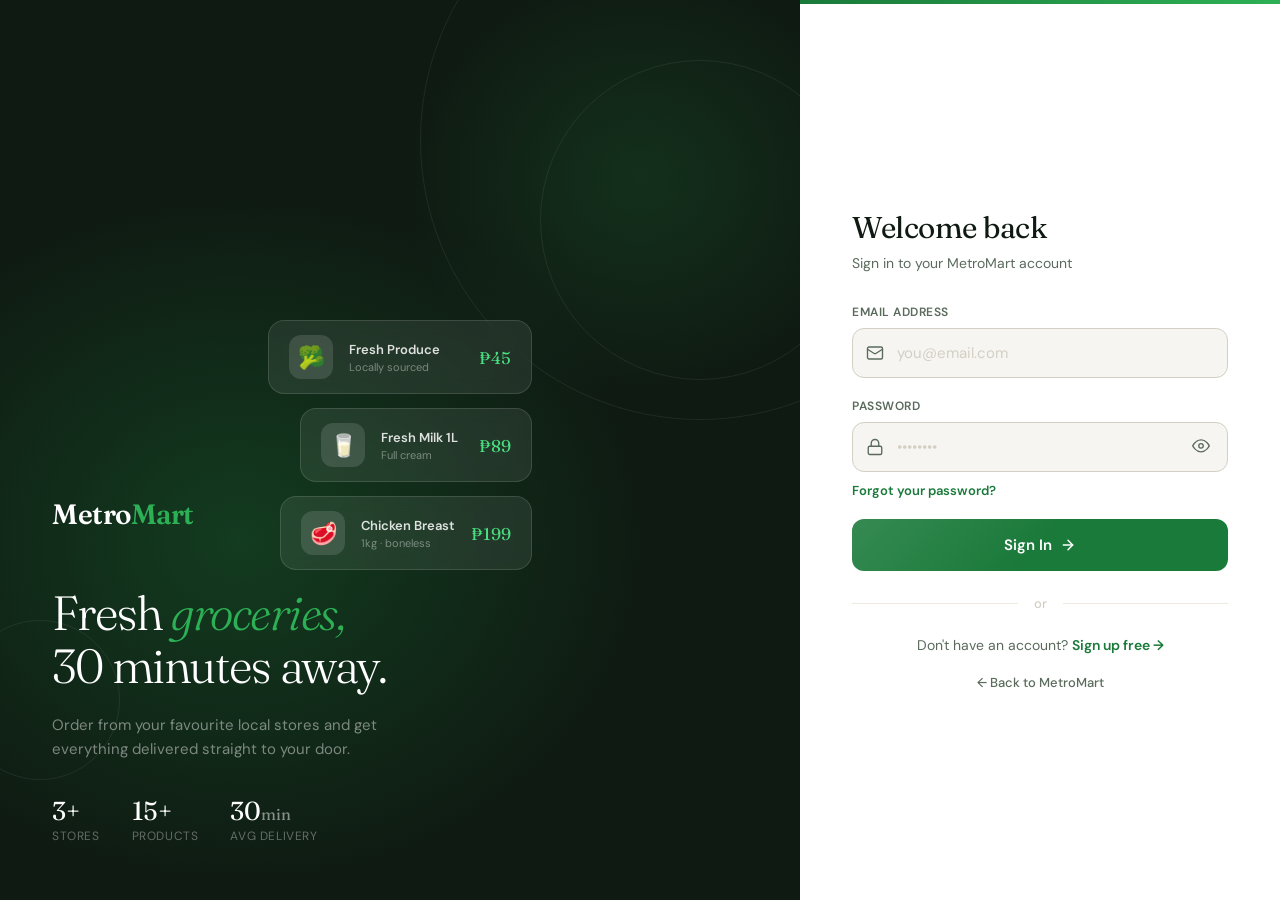
<file: pages/admin-applications.html>
<!doctype html>
<html>
<head>
  <meta charset="utf-8">
  <meta name="viewport" content="width=device-width,initial-scale=1">
  <title>Admin — Applications</title>
  <link rel="stylesheet" href="../css/styles.css">
  <style>body{padding:18px;max-width:1100px;margin:0 auto} .panel{background:#fff;padding:12px;border-radius:8px;margin-bottom:16px;border:1px solid #eee}</style>
</head>
<body>
  <h2>Pending Applications</h2>
  <div class="panel">
    <h3>Rider Applications</h3>
    <div id="ridersList">Loading…</div>
  </div>
  <div class="panel">
    <h3>Merchant Applications</h3>
    <div id="merchantsList">Loading…</div>
  </div>
  <div id="msg" style="margin-top:12px;color:green"></div>
  <script>
    const API = '../api/';
    async function api(path, opts={}){
      try{ const r = await fetch(API + path, opts); return await r.json(); }catch(e){return {ok:false,error:e.message}} }

    (async()=>{
      const me = await api('auth/?action=me'); if(!me.ok || me.data.role!=='admin') { location.href='../login.html'; return; }
      await loadRiders(); await loadMerchants();
    })();

    async function loadRiders(){ const d = await api('applications/riders.php'); if(!d.ok) return document.getElementById('ridersList').textContent='Failed'; const rows = d.data||[]; if(!rows.length) return document.getElementById('ridersList').innerHTML='<em>None</em>'; document.getElementById('ridersList').innerHTML = rows.map(r=>{
      return `<div style="padding:8px;border-bottom:1px solid #f3f3f3">`+
        `<strong>${escapeHtml(r.fname+' '+r.lname)}</strong> — ${escapeHtml(r.email||'—')} — ${escapeHtml(r.phone||'—')}<br>`+
        `Vehicle: ${escapeHtml(r.vehicle_type||'—')} — Applied: ${r.created_at}<br>`+
        `${r.photo_path?'<img src="../'+r.photo_path+'" style="height:80px;margin-top:6px;">':''}${r.license_path?'<img src="../'+r.license_path+'" style="height:80px;margin-left:8px">':''}<br>`+
        `<button type="button" onclick="doActionRider(${r.id},'approve',this)">Approve</button> `+
        `<button type="button" onclick="doActionRider(${r.id},'reject',this)">Reject</button>`+
      `</div>`;
      }).join(''); }

    async function loadMerchants(){ const d = await api('applications/merchants.php'); if(!d.ok) return document.getElementById('merchantsList').textContent='Failed'; const rows = d.data||[]; if(!rows.length) return document.getElementById('merchantsList').innerHTML='<em>None</em>'; document.getElementById('merchantsList').innerHTML = rows.map(r=>{
      return `<div style="padding:8px;border-bottom:1px solid #f3f3f3">`+
        `<strong>${escapeHtml(r.merchant_name)}</strong> — Manager: ${escapeHtml(r.employee_fname+' '+r.employee_lname)} — ${escapeHtml(r.employee_email||'—')} — ${escapeHtml(r.employee_phone||'—')}<br>`+
        `${r.employee_face_path?'<img src="../'+r.employee_face_path+'" style="height:80px;margin-top:6px">':''}${r.employee_id_path?'<img src="../'+r.employee_id_path+'" style="height:80px;margin-left:8px">':''}<br>`+
        `<button type="button" onclick="doActionMerchant(${r.id},'approve',this)">Approve</button> `+
        `<button type="button" onclick="doActionMerchant(${r.id},'reject',this)">Reject</button>`+
      `</div>`;
      }).join(''); }

    async function doActionRider(id,act,btn){ btn.disabled=true; const fd=new FormData(); fd.append('note','Approved by admin'); const res = await fetch(API + 'applications/riders.php?action='+act+'&id='+id, { method:'POST', body: fd }); const j=await res.json(); document.getElementById('msg').textContent = j.ok ? (j.data && j.data.temp_password ? ('Created user id '+j.data.user_id) : j.data?.message || 'Done') : (j.error||'Failed'); await loadRiders(); }

    async function doActionMerchant(id,act,btn){ btn.disabled=true; const fd=new FormData(); fd.append('note','Processed by admin'); const res = await fetch(API + 'applications/merchants.php?action='+act+'&id='+id, { method:'POST', body: fd }); const j=await res.json(); document.getElementById('msg').textContent = j.ok ? (j.data && j.data.temp_password ? ('Merchant id '+j.data.merchant_id+'; emp user '+j.data.employee_user_id) : j.data?.message || 'Done') : (j.error||'Failed'); await loadMerchants(); }

    function escapeHtml(s){ return String(s||'').replace(/&/g,'&amp;').replace(/</g,'&lt;').replace(/>/g,'&gt;'); }
  </script>
</body>
</html>
</file>
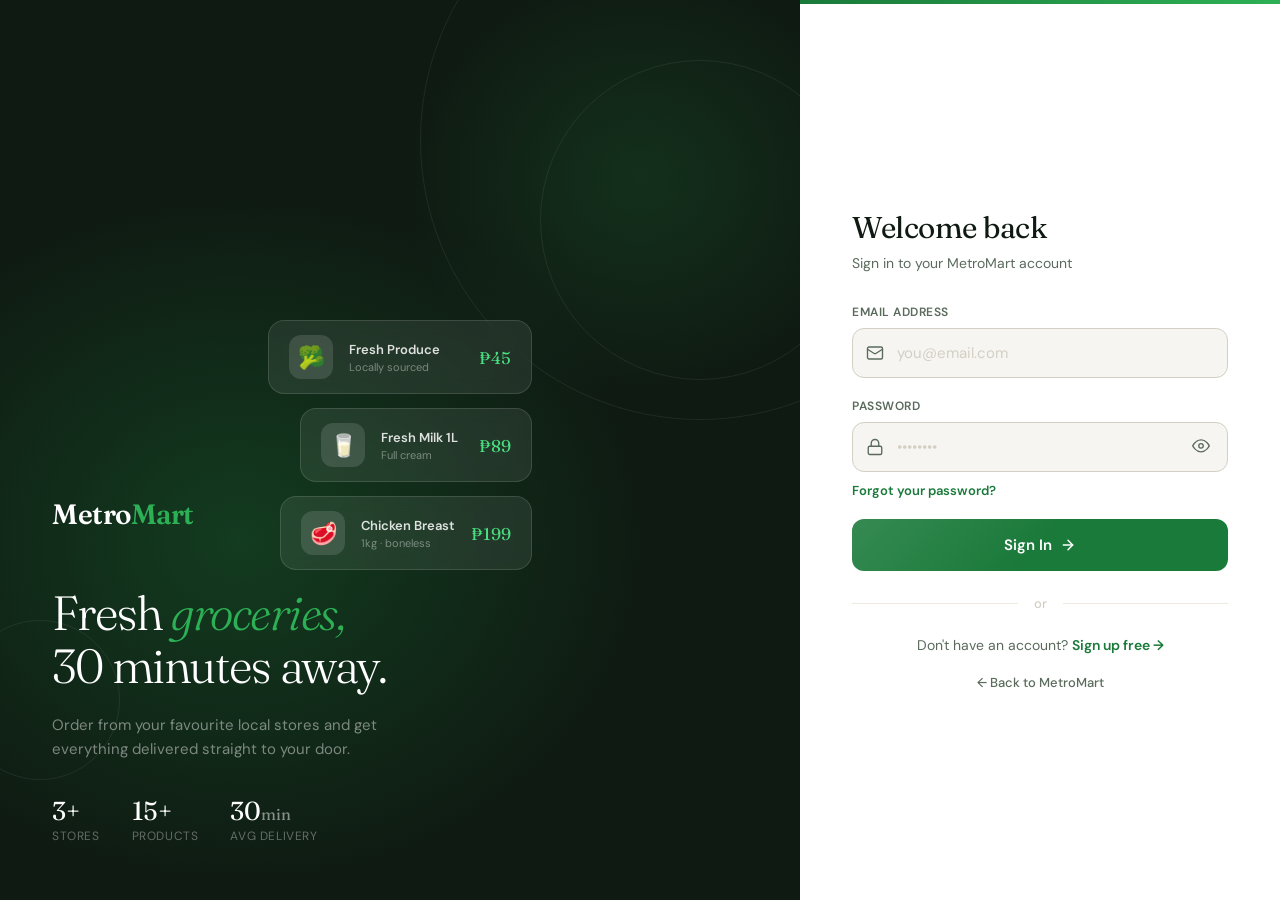
<file: pages/admin-dashboard.html>
<!DOCTYPE html>
<html lang="en">
<head>
<meta charset="UTF-8">
<meta name="viewport" content="width=device-width, initial-scale=1.0">
<title>Admin Dashboard — MetroMart</title>
<link rel="preconnect" href="https://fonts.googleapis.com">
<link href="https://fonts.googleapis.com/css2?family=Fraunces:ital,opsz,wght@0,9..144,300;0,9..144,400;0,9..144,600;1,9..144,300&family=DM+Sans:wght@400;500;600&display=swap" rel="stylesheet">
<link rel="stylesheet" href="../css/styles.css">
<link rel="stylesheet" href="../vendor/leaflet/leaflet.min.css">
<script src="../vendor/leaflet/leaflet.min.js"></script>
<style>
.report-badge{display:inline-block;background:#fee2e2;color:#991b1b;border-radius:30px;padding:3px 10px;font-size:11px;font-weight:700;margin-left:6px;}
.tab-bar{display:flex;gap:0;border-bottom:1px solid var(--stone-dark);margin-bottom:24px;overflow-x:auto;}
.tab-btn{padding:10px 20px;font-size:14px;font-weight:500;cursor:pointer;border:none;background:none;font-family:inherit;color:var(--ink-soft);border-bottom:2px solid transparent;white-space:nowrap;transition:all .15s;}
.tab-btn.active{color:var(--green);border-bottom-color:var(--green);font-weight:600;}
.tab-btn:hover:not(.active){color:var(--ink);}
.search-inline{display:flex;align-items:center;gap:8px;background:var(--stone);border:1.5px solid var(--stone-dark);border-radius:40px;padding:7px 14px;max-width:280px;flex:1;transition:border-color .18s;}
.search-inline:focus-within{border-color:var(--green-mid);}
.search-inline input{border:none;background:none;outline:none;font-size:14px;font-family:inherit;width:100%;}
.section-toolbar{display:flex;align-items:center;justify-content:space-between;margin-bottom:18px;gap:12px;flex-wrap:wrap;}
.user-row-actions{display:flex;gap:5px;flex-wrap:wrap;}
.detail-grid{display:grid;grid-template-columns:1fr 1fr;gap:12px;margin-bottom:16px;}
.detail-item label{font-size:11px;font-weight:600;color:var(--ink-soft);text-transform:uppercase;letter-spacing:.5px;display:block;margin-bottom:3px;}
.detail-item span{font-size:14px;font-weight:500;}
.pw-mini-wrap{height:3px;border-radius:2px;margin-top:6px;background:var(--stone-mid);overflow:hidden;}
.pw-mini-fill{height:100%;border-radius:2px;transition:width .3s,background .3s;}
.report-card{background:var(--white);border:1px solid var(--stone-dark);border-radius:var(--radius-md);padding:16px 18px;margin-bottom:12px;}
.report-type{font-size:11px;font-weight:700;padding:3px 10px;border-radius:30px;text-transform:uppercase;letter-spacing:.5px;}
.status-active-badge{background:#dcfce7;color:#15803d;border-radius:30px;padding:3px 10px;font-size:11px;font-weight:700;}
.status-inactive-badge{background:#fee2e2;color:#991b1b;border-radius:30px;padding:3px 10px;font-size:11px;font-weight:700;}
/* Address picker (copied from register.html) */
.address-picker{width:100%;background:var(--stone);border:1.5px solid var(--stone-dark);border-radius:11px;padding:12px 14px;display:flex;align-items:center;gap:10px;cursor:pointer;transition:border-color .18s;font-size:14px;color:var(--ink);min-height:48px;}
.address-picker:hover{border-color:var(--green-mid);}
.address-picker.has-value{border-color:var(--green-mid);background:var(--green-light);}
.address-picker span{flex:1;white-space:nowrap;overflow:hidden;text-overflow:ellipsis;}
.address-picker .ap-placeholder{color:var(--stone-dark);}

/* Map modal styles (reused) */
.map-modal-wrap{background:var(--white);border-radius:16px;width:92%;max-width:640px;overflow:hidden;box-shadow:0 24px 64px rgba(0,0,0,.12);} 
.map-modal-head{padding:12px 16px;border-bottom:1px solid var(--stone-dark);display:flex;align-items:center;justify-content:space-between;}
.map-modal-head h3{font-family:'Fraunces',serif;font-size:18px;font-weight:400;margin:0}
.map-modal-close{width:32px;height:32px;border-radius:50%;background:var(--stone-mid);border:none;font-size:16px;cursor:pointer;display:flex;align-items:center;justify-content:center;transition:background .15s}
.map-modal-close:hover{background:var(--stone-dark)}
.map-hint{padding:10px 16px;font-size:13px;color:var(--ink-soft);background:var(--green-light)}
#merchantAddressPickerMap{height:360px;width:100%;}
.map-modal-foot{padding:10px 12px;border-top:1px solid var(--stone-dark);display:flex;gap:8px;align-items:center}
.map-modal-foot input{flex:1;min-width:120px;border:1.5px solid var(--stone-dark);border-radius:40px;padding:10px 14px;font-size:14px;outline:none}
.btn-my-loc{padding:8px 12px;border-radius:40px;background:var(--green-light);color:var(--green);font-weight:600;border:none}
.btn-confirm-loc{padding:8px 14px;border-radius:40px;background:var(--green);color:#fff;border:none}
</style>
</head>
<body>
<div class="app-layout">

  <div class="sidebar">
    <div class="sidebar-logo">Metro<span class="logo-dark">Mart</span></div>
    <div class="sidebar-nav">
      <div class="nav-item active" onclick="showTab('overview')"  id="nav-overview">  <span class="nav-icon">📊</span> Overview</div>
      <div class="nav-label" style="margin-top:10px">Management</div>
      <div class="nav-item" onclick="showTab('merchants')"  id="nav-merchants"> <span class="nav-icon">🏪</span> Merchants</div>
      <div class="nav-item" onclick="showTab('employees')"  id="nav-employees"> <span class="nav-icon">👷</span> Employees</div>
      <div class="nav-item" onclick="showTab('riders')"     id="nav-riders">    <span class="nav-icon">🚴</span> Riders</div>
      <div class="nav-item" onclick="showTab('applications')" id="nav-applications"> <span class="nav-icon">📥</span> Applications</div>
      <div class="nav-item" onclick="showTab('customers')"  id="nav-customers"> <span class="nav-icon">👥</span> Customers</div>
      <div class="nav-label" style="margin-top:10px">Monitoring</div>
      <div class="nav-item" onclick="showTab('reports')"    id="nav-reports">   <span class="nav-icon">🚩</span> Reports <span id="reportsBadge" style="display:none;" class="report-badge">0</span></div>
    </div>
    <div class="sidebar-footer">
      <div class="nav-item" id="navAdminName"><span class="nav-icon">👤</span> <span id="adminNameLabel">Admin</span></div>
      <div class="nav-item" onclick="doLogout()"><span class="nav-icon">🚪</span> Log out</div>
    </div>
  </div>

  <div class="main-content">
    <div class="topbar">
      <div class="topbar-title" style="font-family:'Fraunces',serif;font-weight:400;font-size:18px;">Admin Dashboard</div>
      <div class="topbar-actions">
        <div class="avatar" id="adminAvatar" style="background:#6d28d9;">A</div>
      </div>
    </div>

    <div class="page-body">

      <!-- OVERVIEW -->
      <div id="tab-overview">
        <div class="stats-grid">
          <div class="stat-card"><div class="stat-icon">🏪</div><div class="stat-val" id="cntMerchants">—</div><div class="stat-label">Merchants</div></div>
          <div class="stat-card"><div class="stat-icon">👷</div><div class="stat-val" id="cntEmployees">—</div><div class="stat-label">Employees</div></div>
          <div class="stat-card"><div class="stat-icon">🚴</div><div class="stat-val" id="cntRiders">—</div><div class="stat-label">Riders</div></div>
          <div class="stat-card"><div class="stat-icon">👥</div><div class="stat-val" id="cntCustomers">—</div><div class="stat-label">Customers</div></div>
        </div>
      </div>

      <!-- MERCHANTS -->
      <div id="tab-merchants" style="display:none;">
        <div class="section-toolbar">
          <div style="display:flex;align-items:center;gap:10px;">
            <h3 class="sec-title">Merchants</h3>
            <span class="badge badge-green" id="merchantCount">0</span>
          </div>
          <div style="display:flex;gap:8px;flex-wrap:wrap;">
            <div class="search-inline">
              <svg width="13" height="13" viewBox="0 0 24 24" fill="none" stroke="currentColor" stroke-width="2" stroke-linecap="round" stroke-linejoin="round" style="opacity:.4;flex-shrink:0;"><circle cx="11" cy="11" r="8"/><path d="m21 21-4.35-4.35"/></svg>
              <input type="text" id="merchantSearch" placeholder="Search merchants…" oninput="filterTable('merchantsBody',this.value,[1,2,3])">
            </div>
          </div>
        </div>
        <div class="card">
          <div class="card-body table-wrap">
            <table><thead><tr><th>Logo</th><th>Name</th><th>Address</th><th>Contact</th><th>Assigned Employee</th><th>Actions</th></tr></thead>
            <tbody id="merchantsBody"><tr><td colspan="6" style="text-align:center;padding:24px;color:var(--ink-soft);">Loading…</td></tr></tbody></table>
          </div>
        </div>
      </div>

      <!-- EMPLOYEES -->
      <div id="tab-employees" style="display:none;">
        <div class="section-toolbar">
          <div style="display:flex;align-items:center;gap:10px;">
            <h3 class="sec-title">Employees</h3>
            <span class="badge badge-green" id="employeeCount">0</span>
          </div>
          <div style="display:flex;gap:8px;flex-wrap:wrap;">
            <div class="search-inline">
              <svg width="13" height="13" viewBox="0 0 24 24" fill="none" stroke="currentColor" stroke-width="2" stroke-linecap="round" stroke-linejoin="round" style="opacity:.4;flex-shrink:0;"><circle cx="11" cy="11" r="8"/><path d="m21 21-4.35-4.35"/></svg>
              <input type="text" id="employeeSearch" placeholder="Search employees…" oninput="filterTable('employeesBody',this.value,[0,3])">
            </div>
          </div>
        </div>
        <div class="card">
          <div class="card-body table-wrap">
            <table><thead><tr><th>Photo</th><th></th>Name</th><th>Email</th><th>Position</th><th>Store</th><th>Status</th><th>PW Status</th><th>Actions</th></tr></thead>
            <tbody id="employeesBody"></tbody></table>
          </div>
        </div>
      </div>

      <!-- RIDERS -->
      <div id="tab-riders" style="display:none;">
        <div class="section-toolbar">
          <div style="display:flex;align-items:center;gap:10px;">
            <h3 class="sec-title">Riders</h3>
            <span class="badge badge-green" id="riderCount">0</span>
          </div>
          <div style="display:flex;gap:8px;flex-wrap:wrap;">
            <div class="search-inline">
              <svg width="13" height="13" viewBox="0 0 24 24" fill="none" stroke="currentColor" stroke-width="2" stroke-linecap="round" stroke-linejoin="round" style="opacity:.4;flex-shrink:0;"><circle cx="11" cy="11" r="8"/><path d="m21 21-4.35-4.35"/></svg>
              <input type="text" id="riderSearch" placeholder="Search riders…" oninput="filterTable('ridersBody',this.value,[0,1])">
            </div>
          </div>
        </div>
        <div class="card">
          <div class="card-body table-wrap">
            <table><thead><tr><th>Name</th><th>Email</th><th>Phone</th><th>Vehicle</th><th>Status</th><th>PW Status</th><th>Actions</th></tr></thead>
            <tbody id="ridersBody"></tbody></table>
          </div>
        </div>
      </div>

      <!-- APPLICATIONS -->
      <div id="tab-applications" style="display:none;">
        <div class="page-header"><h2>Applications</h2><p>Review pending merchant and rider applications before approval.</p></div>
        <div class="section-toolbar">
          <div style="display:flex;align-items:center;gap:10px;">
            <h3 class="sec-title">Applications</h3>
          </div>
        </div>

        <div style="margin-bottom:18px;">
          <h4 class="sec-title">Merchant Applications <span class="badge badge-yellow" id="merchantAppCount">0</span></h4>
          <div class="card">
            <div class="card-body table-wrap">
              <table><thead><tr><th>Store</th><th>Employee</th><th>Phone</th><th>Status</th><th>Actions</th></tr></thead>
              <tbody id="merchantAppsBody"><tr><td colspan="5" style="text-align:center;padding:24px;color:var(--ink-soft);">Loading…</td></tr></tbody></table>
            </div>
          </div>
        </div>

        <div class="card">
          <div class="card-body table-wrap">
            <h4 class="sec-title">Rider Applications <span class="badge badge-yellow" id="riderAppCount">0</span></h4>
            <table><thead><tr><th>Name</th><th>Email</th><th>Phone</th><th>Status</th><th>Actions</th></tr></thead>
            <tbody id="riderAppsBody"><tr><td colspan="5" style="text-align:center;padding:24px;color:var(--ink-soft);">Loading…</td></tr></tbody></table>
          </div>
        </div>
      </div>

      <!-- CUSTOMERS -->
      <div id="tab-customers" style="display:none;">
        <div class="section-toolbar">
          <div style="display:flex;align-items:center;gap:10px;">
            <h3 class="sec-title">Customers</h3>
            <span class="badge badge-green" id="customerCount">0</span>
          </div>
          <div class="search-inline">
            <svg width="13" height="13" viewBox="0 0 24 24" fill="none" stroke="currentColor" stroke-width="2" stroke-linecap="round" stroke-linejoin="round" style="opacity:.4;flex-shrink:0;"><circle cx="11" cy="11" r="8"/><path d="m21 21-4.35-4.35"/></svg>
            <input type="text" id="customerSearch" placeholder="Search customers…" oninput="filterTable('customersBody',this.value,[0,1,2])">
          </div>
        </div>
        <div class="card">
          <div class="card-body table-wrap">
            <table><thead><tr><th>Name</th><th>Email</th><th>Phone</th><th>Address</th><th>Status</th><th>Actions</th></tr></thead>
            <tbody id="customersBody"></tbody></table>
          </div>
        </div>
      </div>

      <!-- REPORTS -->
      <div id="tab-reports" style="display:none;">
        <div class="page-header"><h2>Reports &amp; Complaints</h2><p>Reports filed by riders about customers.</p></div>
        <div class="tab-bar" id="reportTabBar">
          <button class="tab-btn active" onclick="setReportTab('pending',this)">⏳ Pending</button>
          <button class="tab-btn" onclick="setReportTab('reviewed',this)">✅ Reviewed</button>
          <button class="tab-btn" onclick="setReportTab('dismissed',this)">❌ Dismissed</button>
          <button class="tab-btn" onclick="setReportTab('all',this)">All</button>
        </div>
        <div id="reportsContainer"><p class="text-muted" style="padding:32px;">Loading…</p></div>
      </div>

    </div>
  </div>
</div>

<!-- ── MERCHANT MODAL ── -->
<div class="modal-overlay" id="merchantModal">
  <div class="modal">
    <div class="modal-header"><h3 id="merchantModalTitle">Add Merchant</h3><button class="modal-close" onclick="closeModal('merchantModal')">✕</button></div>
    <div class="modal-body">
      <input type="hidden" id="editMerchantId">
      <div style="text-align:center;margin-bottom:16px;">
        <div id="mImgPreview" style="width:90px;height:90px;border-radius:50%;background:var(--green-light);display:flex;align-items:center;justify-content:center;font-size:36px;margin:0 auto 8px;overflow:hidden;border:2px solid var(--stone-dark);cursor:pointer;" onclick="document.getElementById('mImgInput').click()">🏪</div>
        <div style="font-size:12px;color:var(--ink-soft);">Click to upload logo</div>
        <input type="file" id="mImgInput" accept="image/*" style="display:none;" onchange="previewImg('mImgInput','mImgPreview')">
      </div>
      <div class="form-group"><label class="form-label">Merchant Name <span class="required">*</span></label><input class="form-control" id="mName" placeholder="e.g. SM Supermarket — Mabolo"></div>
      <div class="form-group"><label class="form-label">Address</label>
        <div class="address-picker" id="mAddressPicker" onclick="openMerchantAddressModal()">
          <svg width="16" height="16" viewBox="0 0 24 24" fill="none" stroke="currentColor" stroke-width="2" stroke-linecap="round" stroke-linejoin="round" style="flex-shrink:0;color:var(--green);"><path d="M20 10c0 6-8 12-8 12s-8-6-8-12a8 8 0 0 1 16 0z"/><circle cx="12" cy="10" r="3"/></svg>
          <span class="ap-placeholder" id="mAddressDisplay">Click to pin the store location on map</span>
          <svg width="14" height="14" viewBox="0 0 24 24" fill="none" stroke="currentColor" stroke-width="2" stroke-linecap="round" stroke-linejoin="round" style="flex-shrink:0;opacity:.4;"><path d="M9 18l6-6-6-6"/></svg>
        </div>
        <input type="hidden" id="mAddressVal">
        <input type="hidden" id="mLatitude">
        <input type="hidden" id="mLongitude">
      </div>
      <div class="form-group">
        <label class="form-label">Contact</label>
        <input class="form-control" id="mContact" placeholder="9171234567" inputmode="numeric" pattern="[0-9]{10}" maxlength="10" required oninput="handlePhoneInput(this)">
        <div class="phone-hint" id="mContactHint" style="font-size:11px;color:var(--ink-soft);margin-top:5px;">Philippine number — 10 digits starting with 9 (e.g. 9171234567)</div>
      </div>
    </div>
    <div class="modal-footer">
      <button class="btn btn-secondary" onclick="closeModal('merchantModal')">Cancel</button>
      <button class="btn btn-primary" onclick="saveMerchant()">Save Merchant</button>
    </div>
  </div>
</div>

<!-- ── EMPLOYEE MODAL ── -->
<div class="modal-overlay" id="employeeModal">
  <div class="modal">
    <div class="modal-header"><h3 id="employeeModalTitle">Add Employee</h3><button class="modal-close" onclick="closeModal('employeeModal')">✕</button></div>
    <div class="modal-body">
      <input type="hidden" id="editEmployeeId">
      <div class="form-row">
        <div class="form-group"><label class="form-label">First Name <span class="required">*</span></label><input class="form-control" id="eFName"></div>
        <div class="form-group"><label class="form-label">Last Name <span class="required">*</span></label><input class="form-control" id="eLName"></div>
      </div>
      <div class="form-group"><label class="form-label">Email <span class="required">*</span></label><input class="form-control" id="eEmail" type="email"></div>
      <div class="form-group" id="ePassGroup">
        <label class="form-label">Temporary Password <span class="required">*</span></label>
        <input class="form-control" id="ePass" type="password" placeholder="Min 8 chars" oninput="showPwMini(this.value,'ePwMini')">
        <div class="pw-mini-wrap"><div class="pw-mini-fill" id="ePwMini"></div></div>
        <div style="font-size:11px;color:var(--ink-soft);margin-top:5px;">Employee will be required to change this on first login.</div>
      </div>
      <div class="form-group"><label class="form-label">Position</label><input class="form-control" id="ePosition" placeholder="e.g. Cashier, Store Manager"></div>
      <div class="form-group">
        <label class="form-label">Phone</label>
        <input class="form-control" id="ePhone" placeholder="9171234567" inputmode="numeric" pattern="[0-9]{10}" maxlength="10" oninput="handlePhoneInput(this)">
        <div class="phone-hint" id="ePhoneHint" style="font-size:11px;color:var(--ink-soft);margin-top:5px;">Philippine number — 10 digits starting with 9 (e.g. 9171234567)</div>
      </div>
      <div class="form-group">
        <label class="form-label">Assign to Merchant <span class="required">*</span></label>
        <select class="form-control" id="eMerchant"><option value="">Select merchant…</option></select>
        <div id="merchantAssignWarning" style="display:none;font-size:12px;color:var(--red);margin-top:5px;"></div>
        <div style="font-size:11px;color:var(--ink-soft);margin-top:5px;">⚠ Each merchant can only have 1 assigned employee.</div>
      </div>
    </div>
    <div class="modal-footer">
      <button class="btn btn-secondary" onclick="closeModal('employeeModal')">Cancel</button>
      <button class="btn btn-primary" id="saveEmployeeBtn" onclick="saveEmployee()">Create Employee</button>
    </div>
  </div>
</div>

<!-- ── RIDER MODAL ── -->
<div class="modal-overlay" id="riderModal">
  <div class="modal">
    <div class="modal-header"><h3 id="riderModalTitle">Add Rider</h3><button class="modal-close" onclick="closeModal('riderModal')">✕</button></div>
    <div class="modal-body">
      <input type="hidden" id="editRiderId">
      <div class="form-row">
        <div class="form-group"><label class="form-label">First Name <span class="required">*</span></label><input class="form-control" id="rFName"></div>
        <div class="form-group"><label class="form-label">Last Name <span class="required">*</span></label><input class="form-control" id="rLName"></div>
      </div>
<div class="form-group"><label class="form-label">Email <span class="required">*</span></label><input class="form-control" id="rEmail" type="email"></div>
      <div class="form-group" id="rPassGroup">
        <label class="form-label">Temporary Password <span class="required">*</span></label>
                <input class="form-control" id="rPass" type="password" placeholder="Min 8 chars" oninput="showPwMini(this.value,'rPwMini')">
        <div class="pw-mini-wrap"><div class="pw-mini-fill" id="rPwMini"></div></div>
        <div style="font-size:11px;color:var(--ink-soft);margin-top:5px;">Rider will be required to change this on first login.</div>
      </div>
      <div class="form-group">
        <label class="form-label">Phone</label>
        <input class="form-control" id="rPhone" placeholder="9171234567" inputmode="numeric" pattern="[0-9]{10}" maxlength="10" oninput="handlePhoneInput(this)">
        <div class="phone-hint" id="rPhoneHint" style="font-size:11px;color:var(--ink-soft);margin-top:5px;">Philippine number — 10 digits starting with 9 (e.g. 9171234567)</div>
      </div>
      <div class="form-group"><label class="form-label">Vehicle</label>
        <select class="form-control" id="rVehicle">
          <option value="motorcycle">Motorcycle 🏍️</option>
          <option value="bicycle">Bicycle 🚲</option>
          <option value="car">Car 🚗</option>
        </select>
      </div>
    </div>
    <div class="modal-footer">
      <button class="btn btn-secondary" onclick="closeModal('riderModal')">Cancel</button>
      <button class="btn btn-primary" id="saveRiderBtn" onclick="saveRider()">Create Rider</button>
    </div>
  </div>
</div>

<!-- ── RESET PASSWORD MODAL ── -->
<div class="modal-overlay" id="resetPwModal">
  <div class="modal" style="max-width:420px;">
    <div class="modal-header"><h3>Reset Password</h3><button class="modal-close" onclick="closeModal('resetPwModal')">✕</button></div>
    <div class="modal-body">
      <input type="hidden" id="resetPwUserId">
      <div style="background:var(--stone);border-radius:10px;padding:12px 16px;margin-bottom:16px;font-size:14px;">
        Resetting password for: <strong id="resetPwName">—</strong>
      </div>
      <div class="form-group"><label class="form-label">New Temporary Password <span class="required">*</span></label>
        <input class="form-control" id="newPwInput" type="password" placeholder="Min 8 chars" oninput="showPwMini(this.value,'resetPwMini')">
        <div class="pw-mini-wrap"><div class="pw-mini-fill" id="resetPwMini"></div></div>
      </div>
      <div class="form-group"><label class="form-label">Confirm Password <span class="required">*</span></label>
        <input class="form-control" id="confirmPwInput" type="password" placeholder="Repeat password">
      </div>
      <div style="font-size:12px;color:var(--ink-soft);margin-top:6px;">The user will be required to change this on next login.</div>
    </div>
    <div class="modal-footer">
      <button class="btn btn-secondary" onclick="closeModal('resetPwModal')">Cancel</button>
      <button class="btn btn-primary" onclick="doResetPassword()">Reset Password</button>
    </div>
  </div>
</div>

    <!-- Merchant Address Picker Modal -->
    <div class="modal-overlay" id="merchantAddressModal">
      <div class="map-modal-wrap">
        <div class="map-modal-head">
          <h3>Pin Store Location</h3>
          <button class="map-modal-close" onclick="closeMerchantAddressModal()">✕</button>
        </div>
        <div class="map-hint">📌 Click the map to pin, drag the marker, or search below. This will set the merchant store location.</div>
        <div id="merchantAddressPickerMap"></div>
        <div class="map-modal-foot">
          <input type="text" id="merchantAddrSearchInput" placeholder="Search address… (press Enter)" onkeydown="if(event.key==='Enter')searchMerchantAddr()">
          <button class="btn-my-loc" onclick="useMyLocationMerchant()">📍 My Location</button>
          <button class="btn-confirm-loc" onclick="confirmMerchantAddress()">Confirm</button>
        </div>
      </div>
    </div>

    <div id="toast"></div>

<!-- Employee Detail Modal -->
<div class="modal-overlay" id="employeeDetailModal">
  <div class="modal" style="max-width:720px;">
    <div class="modal-header"><h3>Employee Details</h3><button class="modal-close" onclick="closeModal('employeeDetailModal')">✕</button></div>
    <div class="modal-body">
      <div class="detail-grid">
        <div class="detail-item"><label>Name</label><span id="emp_d_name">—</span></div>
        <div class="detail-item"><label>Email</label><span id="emp_d_email">—</span></div>
        <div class="detail-item"><label>Phone</label><span id="emp_d_phone">—</span></div>
        <div class="detail-item"><label>Position</label><span id="emp_d_position">—</span></div>
        <div class="detail-item"><label>Store</label><span id="emp_d_store">—</span></div>
      </div>
      <div style="margin-top:12px;display:flex;gap:12px;flex-wrap:wrap;align-items:flex-start;">
        <div><label>Profile</label><div id="emp_d_profile" style="width:160px;height:120px;background:var(--stone);display:flex;align-items:center;justify-content:center;border-radius:8px;overflow:hidden;"></div></div>
        <div style="flex:1;min-width:200px;"></div>
      </div>
    </div>
    <div class="modal-footer">
      <button class="btn btn-secondary" onclick="closeModal('employeeDetailModal')">Close</button>
      <button type="button" class="btn btn-primary" onclick="editEmployee(document.getElementById('emp_d_id').value)">Edit</button>
    </div>
  </div>
</div>
<!-- hidden id holder -->
<input type="hidden" id="emp_d_id" />

<!-- Merchant Application Modal -->
<div class="modal-overlay" id="merchantAppModal">
  <div class="modal" style="max-width:820px;">
    <div class="modal-header"><h3>Merchant Application</h3><button class="modal-close" onclick="closeModal('merchantAppModal')">✕</button></div>
    <div class="modal-body">
      <div class="detail-grid">
        <div class="detail-item"><label>Store</label><span id="app_m_name">—</span></div>
        <div class="detail-item"><label>Submitted</label><span id="app_m_created">—</span></div>
        <div class="detail-item"><label>Address</label><span id="app_m_address">—</span></div>
        <div class="detail-item"><label>Coordinates</label><span id="app_m_coords">—</span></div>
      </div>
      <hr>
      <div class="detail-grid">
        <div class="detail-item"><label>Employee</label><span id="app_m_emp">—</span></div>
        <div class="detail-item"><label>Phone</label><span id="app_m_emp_phone">—</span></div>
        <div class="detail-item"><label>Email</label><span id="app_m_emp_email">—</span></div>
      </div>
      <div style="margin-top:12px;display:flex;gap:12px;flex-wrap:wrap;">
        <div><label>Employee Photo</label><div id="app_m_emp_face" style="width:160px;height:120px;background:var(--stone);display:flex;align-items:center;justify-content:center;border-radius:8px;overflow:hidden;"></div></div>
        <div><label>Employee ID</label><div id="app_m_emp_id" style="width:160px;height:120px;background:var(--stone);display:flex;align-items:center;justify-content:center;border-radius:8px;overflow:hidden;"></div></div>
      </div>
    </div>
    <div class="modal-footer">
      <button class="btn btn-secondary" onclick="closeModal('merchantAppModal')">Close</button>
      <button type="button" id="merchantAppRejectBtn" class="btn btn-danger" onclick="handleMerchantAppAction('reject')">Reject</button>
      <button type="button" id="merchantAppApproveBtn" class="btn btn-primary" onclick="handleMerchantAppAction('approve')">Approve</button>
    </div>
  </div>
</div>

<!-- Rider Application Modal -->
<div class="modal-overlay" id="riderAppModal">
  <div class="modal" style="max-width:720px;">
    <div class="modal-header"><h3>Rider Application</h3><button class="modal-close" onclick="closeModal('riderAppModal')">✕</button></div>
    <div class="modal-body">
      <div class="detail-grid">
        <div class="detail-item"><label>Name</label><span id="app_r_name">—</span></div>
        <div class="detail-item"><label>Phone</label><span id="app_r_phone">—</span></div>
        <div class="detail-item"><label>Vehicle</label><span id="app_r_vehicle">—</span></div>
        <div class="detail-item"><label>Submitted</label><span id="app_r_created">—</span></div>
      </div>
      <div style="margin-top:12px;display:flex;gap:12px;flex-wrap:wrap;">
        <div><label>Face Photo</label><div id="app_r_face" style="width:160px;height:120px;background:var(--stone);display:flex;align-items:center;justify-content:center;border-radius:8px;overflow:hidden;"></div></div>
        <div><label>Driver's License</label><div id="app_r_license" style="width:160px;height:120px;background:var(--stone);display:flex;align-items:center;justify-content:center;border-radius:8px;overflow:hidden;"></div></div>
      </div>
    </div>
    <div class="modal-footer">
      <button class="btn btn-secondary" onclick="closeModal('riderAppModal')">Close</button>
      <button type="button" id="riderAppRejectBtn" class="btn btn-danger" onclick="handleRiderAppAction('reject')">Reject</button>
      <button type="button" id="riderAppApproveBtn" class="btn btn-primary" onclick="handleRiderAppAction('approve')">Approve</button>
    </div>
  </div>
</div>

<script>
const API = '../api/';
let allMerchants = [], allEmployees = [], allRiders = [], allCustomers = [];
let allMerchantApps = [], allRiderApps = [];
let allReports = [], currentReportTab = 'pending';

async function api(path, opts = {}) {
  try {
    const isForm = opts.body instanceof FormData;
    const r = await fetch(API + path, { headers: isForm ? {} : { 'Content-Type': 'application/json' }, ...opts });
    return await r.json();
  } catch(e) { return { ok: false, error: e.message }; }
}

// ── Init ───────────────────────────────────────
(async () => {
  const me = await api('auth/?action=me');
  if (!me.ok || me.data.role !== 'admin') { window.location.href = '../login.html'; return; }
  const name = me.data.name || 'Admin';
  document.getElementById('adminAvatar').textContent = name[0].toUpperCase();
  document.getElementById('adminNameLabel').textContent = name;
  await loadAll();
})();

async function loadAll() {
  await Promise.all([loadStats(), loadEmployees(), loadRiders(), loadCustomers(), loadReports(), loadMerchantApplications(), loadRiderApplications()]);
  await loadMerchants();
}

// ── Stats ──────────────────────────────────────
async function loadStats() {
  const d = await api('admin/stats.php');
  if (!d.ok) return;
  const s = d.data;
  document.getElementById('cntMerchants').textContent = s.merchants;
  document.getElementById('cntEmployees').textContent = s.employees;
  document.getElementById('cntRiders').textContent    = s.riders;
  document.getElementById('cntCustomers').textContent = s.customers;
}

// ── Merchants ──────────────────────────────────
async function loadMerchants() {
  const d = await api('merchants/');
  allMerchants = d.data || [];
  document.getElementById('merchantCount').textContent = allMerchants.length;

  // Populate employee merchant select — only show merchants with no employee assigned
  rebuildMerchantSelect();

  document.getElementById('merchantsBody').innerHTML = allMerchants.map(m => {
    const emp = allEmployees.find(e => String(e.merchant_id) === String(m.id));
    return '<tr>' +
      '<td>' + (m.image_path
        ? '<img src="../' + m.image_path + '" style="width:40px;height:40px;border-radius:8px;object-fit:cover;">'
        : '<div style="width:40px;height:40px;border-radius:8px;background:var(--green-light);display:flex;align-items:center;justify-content:center;font-size:18px;">🏪</div>') + '</td>' +
      '<td><strong>' + esc(m.name) + '</strong></td>' +
      '<td>' + esc(m.address || '—') + '</td>' +
      '<td>' + esc(m.contact || '—') + '</td>' +
      '<td>' + (emp ? '<span class="badge badge-blue">' + esc(emp.fname + ' ' + emp.lname) + '</span>' : '<span style="color:var(--ink-soft);font-size:13px;">None assigned</span>') + '</td>' +
      '<td><div class="user-row-actions">' +
        '<button class="btn btn-sm btn-secondary" onclick="editMerchant(' + m.id + ')">✏️ Edit</button>' +
        '<button class="btn btn-sm btn-danger" onclick="deleteMerchant(' + m.id + ')">🗑️ Delete</button>' +
      '</div></td>' +
    '</tr>';
  }).join('') || '<tr><td colspan="6" style="text-align:center;padding:32px;color:var(--ink-soft);">No merchants yet.</td></tr>';
}

function rebuildMerchantSelect(excludeEmployeeId = null) {
  const sel = document.getElementById('eMerchant');
  const currentVal = sel.value;
  // When adding new employee, only show merchants with no employee assigned
  const occupiedMerchantIds = allEmployees
    .filter(e => String(e.id) !== String(excludeEmployeeId))
    .map(e => String(e.merchant_id));

  sel.innerHTML = '<option value="">Select merchant…</option>' + allMerchants.map(m => {
    const isOccupied = occupiedMerchantIds.includes(String(m.id));
    return '<option value="' + m.id + '"' + (isOccupied ? ' disabled style="color:var(--stone-dark)"' : '') + '>' +
      esc(m.name) + (isOccupied ? ' (occupied)' : '') + '</option>';
  }).join('');
  if (currentVal) sel.value = currentVal;
}

async function editMerchant(id) {
  const m = allMerchants.find(x => x.id == id); if (!m) return;
  document.getElementById('editMerchantId').value = id;
  document.getElementById('merchantModalTitle').textContent = 'Edit Merchant';
  document.getElementById('mName').value    = m.name    || '';
  document.getElementById('mAddressVal').value = m.address || '';
  const display = document.getElementById('mAddressDisplay');
  if (m.address) { display.textContent = m.address.length>80 ? m.address.slice(0,80)+'…' : m.address; document.getElementById('mAddressPicker').classList.add('has-value'); }
  else { display.textContent = 'Click to pin the store location on map'; document.getElementById('mAddressPicker').classList.remove('has-value'); }
  document.getElementById('mContact').value = m.contact || '';
  document.getElementById('mImgPreview').innerHTML = m.image_path
    ? '<img src="../' + m.image_path + '" style="width:100%;height:100%;object-fit:cover;">'
    : '🏪';
  // clear any leftover selected file to avoid accidental reuse
  try { document.getElementById('mImgInput').value = ''; } catch(e){}
  // set lat/lng if available
  document.getElementById('mLatitude').value = m.latitude ?? '';
  document.getElementById('mLongitude').value = m.longitude ?? '';
  if (m.latitude && m.longitude) setMerchantMarker(parseFloat(m.latitude), parseFloat(m.longitude), true);
  document.getElementById('merchantModal').classList.add('open');
}

async function saveMerchant() {
  const id   = document.getElementById('editMerchantId').value;
  const name = document.getElementById('mName').value.trim();
  const addr = document.getElementById('mAddressVal').value.trim();
  if (!name) return showToast('Name required', 'error');

  // Duplicate check: same name AND same address (different address = allowed for branches)
  const dup = allMerchants.find(m =>
    String(m.id) !== String(id) &&
    m.name.toLowerCase() === name.toLowerCase() &&
    (m.address || '').toLowerCase() === addr.toLowerCase()
  );
  if (dup) return showToast('A merchant with this exact name and address already exists.', 'error');

  const contact = document.getElementById('mContact').value.trim();
  if (!contact) return showToast('Contact is required and must be a valid 10-digit Philippine mobile number', 'error');
  if (!/^[0-9]{10}$/.test(contact)) return showToast('Contact must contain exactly 10 digits with no letters or special characters', 'error');
  if (!isValidPHMobile(contact)) return showToast('Contact must be a Philippine mobile number starting with 9', 'error');
  if (isDuplicateMerchantContact(contact, id)) return showToast('Contact number is already used by another merchant', 'error');
  const form = new FormData();
  form.append('name',    name);
  form.append('address', addr);
  form.append('contact', contact);
  const lat = document.getElementById('mLatitude').value;
  const lng = document.getElementById('mLongitude').value;
  if (!lat || !lng) return showToast('Please pick the store location on the map', 'error');
  form.append('latitude', lat);
  form.append('longitude', lng);
  if (id) form.append('id', id);
  const imgFile = document.getElementById('mImgInput').files[0];
  if (imgFile) form.append('image', imgFile);

  const url = id ? 'merchants/?id=' + id : 'merchants/';
  const r   = await fetch(API + url, { method: 'POST', body: form });
  const d   = await r.json();
  if (!d.ok) return showToast(d.error || 'Failed', 'error');
  showToast(id ? 'Merchant updated ✓' : 'Merchant added ✓', 'success');
  closeModal('merchantModal');
  // clear file input after successful save to avoid carrying selection into next edit
  try { document.getElementById('mImgInput').value = ''; } catch(e){}
  await loadMerchants();
  await loadStats();
}

async function deleteMerchant(id) {
  const m = allMerchants.find(x => x.id == id);
  if (!confirm('Delete merchant "' + (m ? m.name : id) + '" and all their products? This cannot be undone.')) return;
  const d = await api('merchants/?id=' + id, { method: 'DELETE' });
  if (!d.ok) return showToast(d.error || 'Failed', 'error');
  showToast('Merchant deleted ✓', 'success');
  await Promise.all([loadMerchants(), loadEmployees(), loadMerchantApplications(), loadStats()]);
}

// ── Employees ──────────────────────────────────
async function loadEmployees() {
  const d = await api('employees/');
  allEmployees = d.data || [];
  document.getElementById('employeeCount').textContent = allEmployees.length;
  renderEmployeeTable();
}

function renderEmployeeTable() {
  document.getElementById('employeesBody').innerHTML = allEmployees.map(e =>
    '<tr>' +
    '<td style="width:60px;">' +
      (e.profile_image || e.merchant_image
        ? '<img src="../' + esc(e.profile_image || e.merchant_image) + '" style="width:40px;height:40px;border-radius:50%;object-fit:cover;">'
        : '<div style="width:40px;height:40px;border-radius:50%;background:var(--stone);display:flex;align-items:center;justify-content:center;font-size:12px;color:var(--ink-soft);">No</div>') +
    '</td>' +
    '<td><strong>' + esc(e.fname + ' ' + e.lname) + '</strong></td>' +
    '<td><small style="color:var(--ink-soft);">' + esc(e.email || '') + '</small></td>' +
    '<td>' + esc(e.position || '—') + '</td>' +
    '<td>' + esc(e.merchant_name || '—') + '</td>' +
    '<td>' + (e.status === 'active'
      ? '<span class="status-active-badge">Active</span>'
      : '<span class="status-inactive-badge">Inactive</span>') + '</td>' +
    '<td><span class="badge ' + (e.force_password_change ? 'badge-yellow' : 'badge-gray') + '">' +
      (e.force_password_change ? 'Must change' : 'Set') + '</span></td>' +
    '<td><div class="user-row-actions">' +
      '<button class="btn btn-sm btn-secondary" onclick="viewEmployee(' + e.id + ')">View</button>' +
      '<button class="btn btn-sm btn-secondary" onclick="editEmployee(' + e.id + ')">✏️ Edit</button>' +
      '<button class="btn btn-sm btn-secondary" onclick="openResetPw(' + e.id + ',\'' + jsEscape(e.fname + ' ' + e.lname) + '\')">🔑 PW</button>' +
      (e.status === 'active'
        ? '<button class="btn btn-sm btn-danger" onclick="setUserStatus(' + e.id + ',\'employee\',\'inactive\')">🚫 Deactivate</button>'
        : '<button class="btn btn-sm btn-accent" onclick="setUserStatus(' + e.id + ',\'employee\',\'active\')">✅ Activate</button>') +
      '<button class="btn btn-sm btn-danger" onclick="deleteUser(' + e.id + ',\'employee\')">🗑️ Delete</button>' +
    '</div></td>' +
    '</tr>'
  ).join('') || '<tr><td colspan="8" style="text-align:center;padding:32px;color:var(--ink-soft);">No employees.</td></tr>';
}

// ── Merchant Map Helpers ──────────────────────
function setMerchantMarker(lat, lng, center = true) {
  document.getElementById('mLatitude').value = lat;
  document.getElementById('mLongitude').value = lng;
  try {
    if (merchantAddrMarker && merchantAddrMap) {
      merchantAddrMarker.setLatLng([lat, lng]);
      if (center) merchantAddrMap.setView([lat, lng], 15);
    }
  } catch (e) { /* ignore if modal not initialized */ }
}

// ── Merchant address picker modal (register-style) ─────────────────
let merchantAddrMap = null, merchantAddrMarker = null;
let mPickedLat = 10.3157, mPickedLng = 123.8854, mPickedAddr = '';
function openMerchantAddressModal() {
  // initialize with current values if present
  const latVal = document.getElementById('mLatitude').value;
  const lngVal = document.getElementById('mLongitude').value;
  const addrVal = document.getElementById('mAddressVal').value;
  if (latVal && lngVal) { mPickedLat = parseFloat(latVal); mPickedLng = parseFloat(lngVal); }
  if (addrVal) mPickedAddr = addrVal;
  document.getElementById('merchantAddressModal').classList.add('open');
  setTimeout(() => {
    if (!merchantAddrMap) {
      merchantAddrMap = L.map('merchantAddressPickerMap').setView([mPickedLat, mPickedLng], 13);
      L.tileLayer('https://{s}.tile.openstreetmap.org/{z}/{x}/{y}.png', { attribution: '© OpenStreetMap', maxZoom: 19 }).addTo(merchantAddrMap);
      const pin = L.divIcon({className:'',html:'<div style="font-size:32px;filter:drop-shadow(0 2px 6px rgba(0,0,0,.4))">📍</div>',iconAnchor:[16,32],iconSize:[32,32]});
      merchantAddrMarker = L.marker([mPickedLat, mPickedLng], { icon: pin, draggable: true }).addTo(merchantAddrMap);
      merchantAddrMap.on('click', e => { merchantAddrMarker.setLatLng(e.latlng); mPickedLat = e.latlng.lat; mPickedLng = e.latlng.lng; revGeocodeMerchant(mPickedLat, mPickedLng); });
      merchantAddrMarker.on('dragend', e => { const ll = e.target.getLatLng(); mPickedLat = ll.lat; mPickedLng = ll.lng; revGeocodeMerchant(mPickedLat, mPickedLng); });
    } else { merchantAddrMap.invalidateSize(); if (merchantAddrMarker) { merchantAddrMarker.setLatLng([mPickedLat, mPickedLng]); merchantAddrMap.setView([mPickedLat, mPickedLng], 13); } }
    if (mPickedAddr) document.getElementById('merchantAddrSearchInput').value = mPickedAddr;
  }, 200);
}

async function revGeocodeMerchant(lat, lng) {
  try { const r = await fetch(`https://nominatim.openstreetmap.org/reverse?lat=${lat}&lon=${lng}&format=json`); const d = await r.json(); mPickedAddr = d.display_name || `${lat.toFixed(5)},${lng.toFixed(5)}`; }
  catch { mPickedAddr = `${lat.toFixed(5)},${lng.toFixed(5)}`; }
  document.getElementById('merchantAddrSearchInput').value = mPickedAddr;
}

async function searchMerchantAddr() {
  const q = document.getElementById('merchantAddrSearchInput').value.trim(); if (!q) return;
  try {
    const r = await fetch('https://nominatim.openstreetmap.org/search?q=' + encodeURIComponent(q) + '&format=json&limit=1&countrycodes=ph&accept-language=en');
    const d = await r.json(); if (!d.length) { alert('Address not found.'); return; }
    mPickedLat = parseFloat(d[0].lat); mPickedLng = parseFloat(d[0].lon); mPickedAddr = d[0].display_name;
    merchantAddrMap.setView([mPickedLat, mPickedLng], 16); merchantAddrMarker.setLatLng([mPickedLat, mPickedLng]);
    document.getElementById('merchantAddrSearchInput').value = mPickedAddr;
  } catch { alert('Search failed.'); }
}

function useMyLocationMerchant() {
  if (!navigator.geolocation) { alert('Geolocation not supported.'); return; }
  navigator.geolocation.getCurrentPosition(pos => {
    mPickedLat = pos.coords.latitude; mPickedLng = pos.coords.longitude;
    merchantAddrMap.setView([mPickedLat, mPickedLng], 16); merchantAddrMarker.setLatLng([mPickedLat, mPickedLng]);
    revGeocodeMerchant(mPickedLat, mPickedLng);
  }, () => alert('Could not get location.'));
}

function confirmMerchantAddress() {
  if (!mPickedAddr) { alert('Please pick a location on the map first.'); return; }
  document.getElementById('mAddressVal').value = mPickedAddr;
  document.getElementById('mLatitude').value = mPickedLat;
  document.getElementById('mLongitude').value = mPickedLng;
  const display = document.getElementById('mAddressDisplay');
  display.textContent = mPickedAddr.length > 80 ? mPickedAddr.slice(0,80) + '…' : mPickedAddr;
  display.className = '';
  document.getElementById('mAddressPicker').classList.add('has-value');
  document.getElementById('merchantAddressModal').classList.remove('open');
}

function closeMerchantAddressModal() { document.getElementById('merchantAddressModal').classList.remove('open'); }


async function editEmployee(id) {
  // Try cached list first
  const list = (await api('employees/')).data || [];
  let e = list.find(x => x.id == id);
  // Fallback: fetch single employee from server if not in cache
  if (!e) {
    const res = await api('employees/?id=' + encodeURIComponent(id));
    if (!res.ok) return showToast(res.error || 'Employee not found', 'error');
    e = res.data;
  }

  document.getElementById('editEmployeeId').value = id;
  document.getElementById('employeeModalTitle').textContent = 'Edit Employee';
  document.getElementById('saveEmployeeBtn').textContent = 'Update Employee';
  document.getElementById('ePassGroup').style.display = 'none';
  document.getElementById('eFName').value    = e.fname      || '';
  document.getElementById('eLName').value    = e.lname      || '';
  document.getElementById('eEmail').value    = e.email      || '';
  document.getElementById('ePosition').value = e.position   || '';
  document.getElementById('ePhone').value    = e.phone      || '';
  handlePhoneInput(document.getElementById('ePhone'));
  document.getElementById('merchantAssignWarning').style.display = 'none';
  rebuildMerchantSelect(id); // exclude this employee so their merchant shows enabled
  document.getElementById('eMerchant').value = e.merchant_id || '';
  document.getElementById('employeeModal').classList.add('open');
}

async function viewEmployee(id) {
  // Try cached list first
  const list = allEmployees.length ? allEmployees : ((await api('employees/')).data || []);
  let e = list.find(x => x.id == id);
  if (!e) {
    const res = await api('employees/?id=' + encodeURIComponent(id));
    if (!res.ok) return showToast(res.error || 'Employee not found', 'error');
    e = res.data;
  }
  document.getElementById('emp_d_id').value = e.id || '';
  document.getElementById('emp_d_name').textContent = (e.fname || '') + ' ' + (e.lname || '');
  document.getElementById('emp_d_email').textContent = e.email || '—';
  document.getElementById('emp_d_phone').textContent = e.phone || '—';
  document.getElementById('emp_d_position').textContent = e.position || '—';
  document.getElementById('emp_d_store').textContent = e.merchant_name || '—';
  document.getElementById('emp_d_profile').innerHTML = (e.profile_image || e.merchant_image)
    ? '<img src="../' + esc(e.profile_image || e.merchant_image) + '" style="width:100%;height:100%;object-fit:cover">'
    : '—';
  document.getElementById('employeeDetailModal').classList.add('open');
}

async function saveEmployee() {
  const id      = document.getElementById('editEmployeeId').value;
  const pass    = document.getElementById('ePass').value;
  const mId     = document.getElementById('eMerchant').value;
  const fname   = document.getElementById('eFName').value.trim();
  const lname   = document.getElementById('eLName').value.trim();
  const email   = document.getElementById('eEmail').value.trim();

  if (!fname || !lname || !email) return showToast('Name and email are required', 'error');
  if (!mId) return showToast('Please select a merchant', 'error');
  if (!id && pass.length < 8) return showToast('Password must be at least 8 characters', 'error');

  // Enforce: merchant can only have 1 employee
  const merchantAlreadyHasEmployee = allEmployees.find(e =>
    String(e.merchant_id) === String(mId) && String(e.id) !== String(id)
  );
  if (merchantAlreadyHasEmployee) {
    const warn = document.getElementById('merchantAssignWarning');
    warn.textContent = 'This merchant already has an employee assigned (' + esc(merchantAlreadyHasEmployee.fname + ' ' + merchantAlreadyHasEmployee.lname) + '). Each merchant can only have 1 employee.';
    warn.style.display = 'block';
    return;
  }

  const phone = document.getElementById('ePhone').value.trim();
  if (phone && !isValidPHMobile(phone)) return showToast('Phone must be 10 digits starting with 9 (Philippine mobile number)', 'error');
  if (phone && isDuplicateEmployeePhone(phone, id)) return showToast('Phone number is already used by another employee', 'error');
  const body = { id, fname, lname, email, password: pass, position: document.getElementById('ePosition').value.trim(), phone, merchant_id: mId };
  const url  = id ? 'employees/?id=' + id : 'employees/';
  const d    = await api(url, { method: 'POST', body: JSON.stringify(body) });
  if (!d.ok) return showToast(d.error || 'Failed', 'error');
  showToast(id ? 'Employee updated ✓' : 'Employee created ✓ — they must change password on first login', 'success');
  closeModal('employeeModal');
  await loadEmployees();
  await loadMerchants(); // refresh merchant table to show assignment
}

// ── Riders ─────────────────────────────────────
async function loadRiders() {
  const d = await api('riders/');
  allRiders = d.data || [];
  document.getElementById('riderCount').textContent = allRiders.length;
  renderRiderTable();
}

function renderRiderTable() {
  document.getElementById('ridersBody').innerHTML = allRiders.map(r =>
    '<tr>' +
    '<td><strong>' + esc(r.fname + ' ' + r.lname) + '</strong></td>' +
    '<td><small style="color:var(--ink-soft);">' + esc(r.email || '') + '</small></td>' +
    '<td>' + esc(r.phone || '—') + '</td>' +
    '<td>' + esc(r.vehicle_type || '—') + '</td>' +
    '<td>' + (r.status === 'active'
      ? '<span class="status-active-badge">Active</span>'
      : '<span class="status-inactive-badge">Inactive</span>') + '</td>' +
    '<td><span class="badge ' + (r.force_password_change ? 'badge-yellow' : 'badge-gray') + '">' + (r.force_password_change ? 'Must change' : 'Set') + '</span></td>' +
    '<td><div class="user-row-actions">' +
      '<button class="btn btn-sm btn-secondary" onclick="editRider(' + r.id + ')">✏️ Edit</button>' +
      '<button class="btn btn-sm btn-secondary" onclick="openResetPw(' + r.id + ',\'' + esc(r.fname + ' ' + r.lname) + '\')">🔑 PW</button>' +
      (r.status === 'active'
        ? '<button class="btn btn-sm btn-danger" onclick="setUserStatus(' + r.id + ',\'rider\',\'inactive\')">🚫 Deactivate</button>'
        : '<button class="btn btn-sm btn-accent" onclick="setUserStatus(' + r.id + ',\'rider\',\'active\')">✅ Activate</button>') +
      '<button class="btn btn-sm btn-danger" onclick="deleteUser(' + r.id + ',\'rider\')">🗑️ Delete</button>' +
    '</div></td>' +
    '</tr>'
  ).join('') || '<tr><td colspan="7" style="text-align:center;padding:32px;color:var(--ink-soft);">No riders.</td></tr>';
}

async function editRider(id) {
  const r = allRiders.find(x => x.id == id); if (!r) return;
  document.getElementById('editRiderId').value = id;
  document.getElementById('riderModalTitle').textContent = 'Edit Rider';
  document.getElementById('saveRiderBtn').textContent = 'Update Rider';
  document.getElementById('rPassGroup').style.display = 'none';
  document.getElementById('rFName').value   = r.fname        || '';
  document.getElementById('rLName').value   = r.lname        || '';
  document.getElementById('rEmail').value   = r.email        || '';
  document.getElementById('rPhone').value   = r.phone        || '';
  handlePhoneInput(document.getElementById('rPhone'));
  document.getElementById('rVehicle').value = r.vehicle_type || 'motorcycle';
  document.getElementById('riderModal').classList.add('open');
}

async function saveRider() {
  const id    = document.getElementById('editRiderId').value;
  const fname = document.getElementById('rFName').value.trim();
  const lname = document.getElementById('rLName').value.trim();
  const email = document.getElementById('rEmail').value.trim();
  const pass  = document.getElementById('rPass').value;
  if (!fname || !lname || !email) return showToast('First name, last name, and email are required', 'error');
  if (!validateEmail(email)) return showToast('Enter a valid email address', 'error');
  if (!id && pass.length < 8) return showToast('Password must be at least 8 characters', 'error');
  const phone = document.getElementById('rPhone').value.trim();
  if (phone && !isValidPHMobile(phone)) return showToast('Phone must be 10 digits starting with 9 (Philippine mobile number)', 'error');
  if (phone && isDuplicateRiderPhone(phone, id)) return showToast('Phone number is already used by another rider', 'error');
  const body = { id, fname: document.getElementById('rFName').value.trim(), lname: document.getElementById('rLName').value.trim(), email: document.getElementById('rEmail').value.trim(), password: pass, phone, vehicle_type: document.getElementById('rVehicle').value };
  const url  = id ? 'riders/?id=' + id : 'riders/';
  const d    = await api(url, { method: 'POST', body: JSON.stringify(body) });
  if (!d.ok) return showToast(d.error || 'Failed', 'error');
  showToast(id ? 'Rider updated ✓' : 'Rider created ✓ — they must change password on first login', 'success');
  closeModal('riderModal');
  await loadRiders();
}

// ── Customers ──────────────────────────────────
async function loadCustomers() {
  const d = await api('customers/');
  allCustomers = d.data || [];
  document.getElementById('customerCount').textContent = allCustomers.length;
  renderCustomerTable();
}

function renderCustomerTable() {
  document.getElementById('customersBody').innerHTML = allCustomers.map(c =>
    '<tr>' +
    '<td><strong>' + esc(c.fname + ' ' + c.lname) + '</strong></td>' +
    '<td>' + esc(c.email || '—') + '</td>' +
    '<td>' + esc(c.phone || '—') + '</td>' +
    '<td style="max-width:160px;overflow:hidden;text-overflow:ellipsis;">' + esc(c.address || '—') + '</td>' +
    '<td>' + (c.status === 'active'
      ? '<span class="status-active-badge">Active</span>'
      : '<span class="status-inactive-badge">Inactive</span>') + '</td>' +
    '<td><div class="user-row-actions">' +
      (c.status === 'active'
        ? '<button class="btn btn-sm btn-danger" onclick="setUserStatus(' + c.id + ',\'customer\',\'inactive\')">🚫 Deactivate</button>'
        : '<button class="btn btn-sm btn-accent" onclick="setUserStatus(' + c.id + ',\'customer\',\'active\')">✅ Activate</button>') +
      '<button class="btn btn-sm btn-danger" onclick="deleteUser(' + c.id + ',\'customer\')">🗑️ Delete</button>' +
    '</div></td>' +
    '</tr>'
  ).join('') || '<tr><td colspan="6" style="text-align:center;padding:32px;color:var(--ink-soft);">No customers.</td></tr>';
}

// ── FIXED: User status toggle & Delete ─────────────────────────
async function setUserStatus(userId, role, newStatus) {
  const label = newStatus === 'active' ? 'Activate' : 'Deactivate';
  if (!confirm(label + ` this ${role} account? ${newStatus === 'inactive' ? '(They will not be able to login)' : ''}`)) return;

  const d = await api('auth/?action=set_user_status', { 
    method: 'POST', 
    body: JSON.stringify({ user_id: userId, role: role, status: newStatus }) 
  });

  if (!d.ok) return showToast(d.error || 'Failed to update status', 'error');
  
  showToast(`${role} account ${newStatus === 'active' ? 'activated' : 'deactivated'} ✓`, 'success');
  await refreshRoleData(role);
}

async function deleteUser(userId, role) {
  if (!confirm(`Permanently delete this ${role} account and all related data? This cannot be undone.`)) return;
  
  const d = await api('auth/?action=delete_user', { 
    method: 'POST', 
    body: JSON.stringify({ user_id: userId, role: role }) 
  });

  if (!d.ok) return showToast(d.error || `Failed to delete ${role}`, 'error');
  
  showToast(`${role.charAt(0).toUpperCase() + role.slice(1)} account deleted ✓`, 'success');
  await refreshRoleData(role);
}

async function refreshRoleData(role) {
  switch (role) {
    case 'employee':
      await Promise.all([loadEmployees(), loadMerchants(), loadStats()]);
      break;
    case 'rider':
      await Promise.all([loadRiders(), loadRiderApplications(), loadStats()]);
      break;
    case 'customer':
      await Promise.all([loadCustomers(), loadStats(), loadReports()]);
      break;
    default:
      await loadAll();
  }
}

// ── Reset password ─────────────────────────────
function openResetPw(userId, name) {
  document.getElementById('resetPwUserId').value = userId;
  document.getElementById('resetPwName').textContent = name;
  document.getElementById('newPwInput').value = '';
  document.getElementById('confirmPwInput').value = '';
  document.getElementById('resetPwModal').classList.add('open');
}

async function doResetPassword() {
  const uid  = document.getElementById('resetPwUserId').value;
  const pw   = document.getElementById('newPwInput').value;
  const conf = document.getElementById('confirmPwInput').value;
  if (pw.length < 8) return showToast('Password must be at least 8 characters', 'error');
  if (pw !== conf)   return showToast('Passwords do not match', 'error');
  const d = await api('auth/?action=admin_reset_password', { method: 'POST', body: JSON.stringify({ user_id: uid, new_password: pw }) });
  if (!d.ok) return showToast(d.error || 'Reset failed', 'error');
  showToast('Password reset ✓ — user must change it on next login', 'success');
  closeModal('resetPwModal');
}

// ── Reports ────────────────────────────────────
async function loadReports() {
  const d = await api('report/reports.php');
  allReports = d.data || [];
  const pending = allReports.filter(r => r.status === 'pending').length;
  const badge = document.getElementById('reportsBadge');
  badge.style.display = pending > 0 ? 'inline-block' : 'none';
  badge.textContent = pending;
  renderReports();
}

function setReportTab(tab, btn) {
  currentReportTab = tab;
  document.querySelectorAll('#reportTabBar .tab-btn').forEach(b => b.classList.remove('active'));
  btn.classList.add('active');
  renderReports();
}

function renderReports() {
  const list = currentReportTab === 'all' ? allReports : allReports.filter(r => r.status === currentReportTab);
  if (!list.length) { 
    document.getElementById('reportsContainer').innerHTML = '<div class="empty-state"><div class="empty-state-icon">📋</div><h4>No reports found</h4></div>'; 
    return; 
  }
  const reasonLabels = { fake_address: 'Fake Address', no_answer: 'No Answer', refused_delivery: 'Refused Delivery', fraud: 'Fraud', other: 'Other' };
  document.getElementById('reportsContainer').innerHTML = list.map(r =>
    '<div class="report-card">' +
    '<div style="display:flex;justify-content:space-between;align-items:flex-start;margin-bottom:10px;">' +
      '<div>' +
        '<span class="report-type" style="background:#fef3c7;color:#d97706;">' + esc(reasonLabels[r.reason] || r.reason) + '</span>' +
        '<div style="font-size:13px;color:var(--ink-soft);margin-top:6px;">Filed by rider: <strong>' + esc(r.reporter_name || '—') + '</strong></div>' +
        '<div style="font-size:13px;color:var(--ink-soft);">Against customer: <strong>' + esc(r.customer_name || '—') + '</strong></div>' +
        (r.order_id ? '<div style="font-size:12px;color:var(--ink-soft);">Order #' + String(r.order_id).padStart(6, '0') + '</div>' : '') +
      '</div>' +
      '<div style="text-align:right;">' +
        '<span class="badge ' + (r.status === 'pending' ? 'badge-yellow' : r.status === 'reviewed' ? 'badge-green' : 'badge-red') + '">' + r.status + '</span>' +
        '<div style="font-size:11px;color:var(--ink-soft);margin-top:4px;">' + new Date(r.created_at).toLocaleDateString('en-PH') + '</div>' +
      '</div>' +
    '</div>' +
    (r.details ? '<div style="font-size:13px;background:var(--stone);border-radius:8px;padding:10px 12px;">' + esc(r.details) + '</div>' : '') +
    (r.customer_reply ? '<div style="font-size:13px;background:rgba(237,242,255,1);border-radius:8px;padding:10px 12px;margin-top:10px;">' +
      '<strong>Customer reply:</strong><div style="margin-top:6px;color:var(--ink);">' + esc(r.customer_reply) + '</div>' +
      (r.customer_replied_at ? '<div style="font-size:11px;color:var(--ink-soft);margin-top:8px;">Replied ' + new Date(r.customer_replied_at).toLocaleString('en-PH') + '</div>' : '') +
    '</div>' : '') +
    (r.status === 'pending' ?
      '<div style="display:flex;gap:8px;margin-top:12px;">' +
        '<button class="btn btn-sm btn-danger" onclick="reviewReport(' + r.id + ',\'reviewed\',' + r.customer_id + ')">⚠️ Take Action & Deactivate Customer</button>' +
        '<button class="btn btn-sm btn-secondary" onclick="reviewReport(' + r.id + ',\'dismissed\',0)">Dismiss</button>' +
      '</div>' : '') +
    '</div>'
  ).join('');
}

async function reviewReport(id, status, customerId) {
  if (status === 'reviewed') {
    if (!confirm('This will deactivate the customer account. Proceed?')) return;
    await setUserStatus(customerId, 'customer', 'inactive');
  }
  const d = await api('report/reports.php', { method: 'POST', body: JSON.stringify({ report_id: id, status }) });
  if (!d.ok) return showToast(d.error || 'Failed', 'error');
  showToast(status === 'reviewed' ? 'Action taken — customer deactivated' : 'Report dismissed', 'success');
  await loadReports();
}

// ── Applications (Merchants & Riders) ─────────────────────────
async function loadMerchantApplications() {
  const d = await api('applications/merchants.php');
  allMerchantApps = d.data || [];
  const merchantAppCount = document.getElementById('merchantAppCount');
  if (merchantAppCount) merchantAppCount.textContent = allMerchantApps.length;
  document.getElementById('merchantAppsBody').innerHTML = allMerchantApps.map(a =>
    '<tr>' +
    '<td><strong>' + esc(a.merchant_name) + '</strong></td>' +
    '<td>' + esc((a.employee_fname || '') + ' ' + (a.employee_lname || '')) + '</td>' +
    '<td>' + esc(a.employee_phone || '—') + '</td>' +
    '<td><span class="badge ' + (a.status === 'pending' ? 'badge-yellow' : a.status === 'approved' ? 'badge-green' : 'badge-red') + '">' + esc(a.status) + '</span></td>' +
    '<td><div class="user-row-actions"><button type="button" class="btn btn-sm btn-secondary" data-app-view="merchant" data-app-id="' + String(a.id) + '">View</button></div></td>' +
    '</tr>'
  ).join('') || '<tr><td colspan="5" style="text-align:center;padding:32px;color:var(--ink-soft);">No applications.</td></tr>';
}

function viewMerchantApp(id) {
  const a = allMerchantApps.find(x => x.id == id); if (!a) return showToast('Application not found','error');
  document.getElementById('app_m_name').textContent = a.merchant_name || '—';
  document.getElementById('app_m_created').textContent = new Date(a.created_at).toLocaleString();
  document.getElementById('app_m_address').textContent = a.address || '—';
  document.getElementById('app_m_coords').textContent = (a.latitude && a.longitude) ? (a.latitude + ', ' + a.longitude) : '—';
  document.getElementById('app_m_emp').textContent = (a.employee_fname || '') + ' ' + (a.employee_lname || '');
  document.getElementById('app_m_emp_phone').textContent = a.employee_phone || '—';
  document.getElementById('app_m_emp_email').textContent = a.employee_email || '—';
  const face = document.getElementById('app_m_emp_face'); face.innerHTML = a.employee_face_path ? '<img src="../' + a.employee_face_path + '" style="width:100%;height:100%;object-fit:cover">' : '—';
  const idel = document.getElementById('app_m_emp_id'); idel.innerHTML = a.employee_id_path ? (a.employee_id_path.endsWith('.pdf') ? '<a href="../'+a.employee_id_path+'" target="_blank">View PDF</a>' : '<img src="../'+a.employee_id_path+'" style="width:100%;height:100%;object-fit:cover">') : '—';
  document.getElementById('merchantAppModal').dataset.appId = id;
  const showMerchantActions = a.status === 'pending';
  document.getElementById('merchantAppRejectBtn').style.display = showMerchantActions ? '' : 'none';
  document.getElementById('merchantAppApproveBtn').style.display = showMerchantActions ? '' : 'none';
  document.getElementById('merchantAppModal').classList.add('open');
}

async function handleMerchantAppAction(action) {
  const modal = document.getElementById('merchantAppModal');
  const id = modal.dataset.appId; if (!id) return;
  const app = allMerchantApps.find(x => x.id == id); if (!app) return;
  
  const note = '';
  const d = await api('applications/merchants.php?id=' + encodeURIComponent(id), { method: 'POST', body: JSON.stringify({ action: action, admin_note: note }) });
  if (!d.ok) return showToast(d.error || 'Failed', 'error');
  showToast('Application ' + action + 'd', 'success');
  if (d.data && d.data.temp_password) {
    alert('✓ Merchant account created.\n\nStore: ' + app.merchant_name + '\nEmployee: ' + app.employee_fname + ' ' + app.employee_lname + '\nEmail: ' + (app.employee_email || 'N/A') + '\nTemp password: ' + d.data.temp_password + '\n\nPlease share these credentials with the employee.');
  }
  closeModal('merchantAppModal');
  await loadMerchantApplications();
  // Refresh employees and merchants so newly approved applications appear in lists
  await loadEmployees();
  await loadMerchants();
}

async function loadRiderApplications() {
  const d = await api('applications/riders.php');
  allRiderApps = d.data || [];
  const riderAppCount = document.getElementById('riderAppCount');
  if (riderAppCount) riderAppCount.textContent = allRiderApps.length;
  document.getElementById('riderAppsBody').innerHTML = allRiderApps.map(a =>
    '<tr>' +
    '<td><strong>' + esc((a.fname || '') + ' ' + (a.lname || '')) + '</strong></td>' +
    '<td><small style="color:var(--ink-soft);">' + esc(a.email || '') + '</small></td>' +
    '<td>' + esc(a.phone || '—') + '</td>' +
    '<td><span class="badge ' + (a.status === 'pending' ? 'badge-yellow' : a.status === 'approved' ? 'badge-green' : 'badge-red') + '">' + esc(a.status) + '</span></td>' +
    '<td><div class="user-row-actions"><button type="button" class="btn btn-sm btn-secondary" data-app-view="rider" data-app-id="' + String(a.id) + '">View</button></div></td>' +
    '</tr>'
  ).join('') || '<tr><td colspan="5" style="text-align:center;padding:32px;color:var(--ink-soft);">No applications.</td></tr>';
}

function viewRiderApp(id) {
  const a = allRiderApps.find(x => x.id == id); if (!a) return showToast('Application not found','error');
  document.getElementById('app_r_name').textContent = (a.fname || '') + ' ' + (a.lname || '');
  document.getElementById('app_r_phone').textContent = a.phone || '—';
  document.getElementById('app_r_vehicle').textContent = a.vehicle_type || '—';
  document.getElementById('app_r_created').textContent = new Date(a.created_at).toLocaleString();
  document.getElementById('app_r_face').innerHTML = a.photo_path ? '<img src="../'+a.photo_path+'" style="width:100%;height:100%;object-fit:cover">' : '—';
  document.getElementById('app_r_license').innerHTML = a.license_path ? (a.license_path.endsWith('.pdf') ? '<a href="../'+a.license_path+'" target="_blank">View PDF</a>' : '<img src="../'+a.license_path+'" style="width:100%;height:100%;object-fit:cover">') : '—';
  document.getElementById('riderAppModal').dataset.appId = id;
  const showRiderActions = a.status === 'pending';
  document.getElementById('riderAppRejectBtn').style.display = showRiderActions ? '' : 'none';
  document.getElementById('riderAppApproveBtn').style.display = showRiderActions ? '' : 'none';
  document.getElementById('riderAppModal').classList.add('open');
}

async function handleRiderAppAction(action) {
  const modal = document.getElementById('riderAppModal');
  const id = modal.dataset.appId; if (!id) return;
  const app = allRiderApps.find(x => x.id == id); if (!app) return;
  
  const d = await api('applications/riders.php?id=' + encodeURIComponent(id), { method: 'POST', body: JSON.stringify({ action: action }) });
  if (!d.ok) return showToast(d.error || 'Failed', 'error');
  showToast('Application ' + action + 'd', 'success');
  if (d.data && d.data.temp_password) {
    alert('✓ Rider account created.\n\nEmail: ' + (app.email || 'Check system') + '\nTemp password: ' + d.data.temp_password + '\n\nPlease share these credentials with the rider.');
  }
  closeModal('riderAppModal');
  await loadRiderApplications();
  // Refresh riders list so newly approved riders appear
  await loadRiders();
}

// ── Helpers ────────────────────────────────────
function previewImg(inputId, previewId) {
  const file = document.getElementById(inputId).files[0]; if (!file) return;
  const r = new FileReader();
  r.onload = e => { document.getElementById(previewId).innerHTML = '<img src="' + e.target.result + '" style="width:100%;height:100%;object-fit:cover;">'; };
  r.readAsDataURL(file);
}

function showPwMini(pw, barId) {
  let score = 0;
  if (pw.length >= 8)  score++;
  if (pw.length >= 12) score++;
  if (/[A-Z]/.test(pw)) score++;
  if (/[0-9]/.test(pw)) score++;
  if (/[^A-Za-z0-9]/.test(pw)) score++;
  const cols = ['#ef4444','#f97316','#eab308','#22c55e','#16a34a'];
  const pcts = ['20%','40%','60%','80%','100%'];
  const idx  = Math.min(score, 4);
  const bar  = document.getElementById(barId);
  if (bar) { bar.style.width = pcts[idx]; bar.style.background = cols[idx]; }
}

function filterTable(tbodyId, query, colIndexes) {
  const q = query.toLowerCase();
  document.querySelectorAll('#' + tbodyId + ' tr').forEach(tr => {
    const text = colIndexes.map(i => tr.cells[i]?.textContent || '').join(' ').toLowerCase();
    tr.style.display = !q || text.includes(q) ? '' : 'none';
  });
}

function showTab(tab) {
  ['overview','applications','merchants','employees','riders','customers','reports'].forEach(t => {
    document.getElementById('tab-' + t).style.display = t === tab ? 'block' : 'none';
    document.getElementById('nav-' + t)?.classList.toggle('active', t === tab);
  });
  if (tab === 'overview') loadStats();
  if (tab === 'applications') { loadMerchantApplications(); loadRiderApplications(); }
  if (tab === 'merchants') loadMerchants();
  if (tab === 'employees') loadEmployees();
  if (tab === 'riders') loadRiders();
  if (tab === 'customers') loadCustomers();
  if (tab === 'reports') loadReports();
}

async function doLogout() { await fetch(API + 'auth/?action=logout', { method: 'POST' }); window.location.href = '../login.html'; }
function closeModal(id) { document.getElementById(id).classList.remove('open'); }
document.querySelectorAll('.modal-overlay').forEach(el => el.addEventListener('click', e => { if (e.target === el) el.classList.remove('open'); }));
document.addEventListener('click', e => {
  const btn = e.target.closest('[data-app-view]');
  if (!btn) return;
  const id = btn.dataset.appId;
  if (!id) return;
  if (btn.dataset.appView === 'merchant') viewMerchantApp(id);
  if (btn.dataset.appView === 'rider') viewRiderApp(id);
});
function handlePhoneInput(input) {
  const digits = input.value.replace(/\D/g,'').slice(0,10);
  if (input.value !== digits) input.value = digits;
  const hint = document.getElementById(input.id + 'Hint');
  if (!hint) return;
  if (!digits) {
    hint.textContent = 'Philippine number — 10 digits starting with 9 (e.g. 9171234567)';
    hint.style.color = 'var(--ink-soft)';
    return;
  }
  if (!digits.startsWith('9')) {
    hint.textContent = 'Phone number must start with 9 after +63.';
    hint.style.color = 'var(--red)';
    return;
  }
  if (digits.length < 10) {
    hint.textContent = 'Enter exactly 10 digits, no letters or symbols.';
    hint.style.color = 'var(--red)';
    return;
  }
  hint.textContent = '✓ Valid Philippine number: +63 ' + digits;
  hint.style.color = 'var(--green)';
}

function normalizePHMobile(raw) {
  let digits = String(raw || '').replace(/\D/g,'');
  if (digits.length === 11 && digits.startsWith('0')) digits = digits.slice(1);
  if (digits.length === 12 && digits.startsWith('63')) digits = digits.slice(2);
  return digits;
}

function isValidPHMobile(raw) {
  return /^9\d{9}$/.test(normalizePHMobile(raw));
}

function validateEmail(email) {
  return /^[^\s@]+@[^\s@]+\.[^\s@]+$/.test(String(email || '').trim());
}

function jsEscape(value) {
  return String(value || '')
    .replace(/\\/g, '\\\\')
    .replace(/'/g, "\\\'")
    .replace(/\"/g, '\\"')
    .replace(/\n/g, '\\n')
    .replace(/\r/g, '\\r');
}

function isDuplicateMerchantContact(contact, id) {
  const normalized = normalizePHMobile(contact);
  if (!normalized) return false;
  return allMerchants.some(m => String(m.id) !== String(id) && normalizePHMobile(m.contact) === normalized)
      || allEmployees.some(e => normalizePHMobile(e.phone) === normalized)
      || allRiders.some(r => normalizePHMobile(r.phone) === normalized)
      || allCustomers.some(c => normalizePHMobile(c.phone) === normalized);
}

function isDuplicateEmployeePhone(phone, id) {
  const normalized = normalizePHMobile(phone);
  if (!normalized) return false;
  return allEmployees.some(e => String(e.id) !== String(id) && normalizePHMobile(e.phone) === normalized)
      || allMerchants.some(m => normalizePHMobile(m.contact) === normalized)
      || allRiders.some(r => normalizePHMobile(r.phone) === normalized)
      || allCustomers.some(c => normalizePHMobile(c.phone) === normalized);
}

function isDuplicateRiderPhone(phone, id) {
  const normalized = normalizePHMobile(phone);
  if (!normalized) return false;
  return allRiders.some(r => String(r.id) !== String(id) && normalizePHMobile(r.phone) === normalized)
      || allMerchants.some(m => normalizePHMobile(m.contact) === normalized)
      || allEmployees.some(e => normalizePHMobile(e.phone) === normalized)
      || allCustomers.some(c => normalizePHMobile(c.phone) === normalized);
}

function showToast(msg, type = '') { const t = document.getElementById('toast'); t.textContent = msg; t.className = 'show ' + type; setTimeout(() => t.className = '', 3500); }
function esc(s) { return String(s || '').replace(/&/g, '&').replace(/</g, '<').replace(/>/g, '>').replace(/"/g, '"'); }
</script>
</body>
</html>
</file>
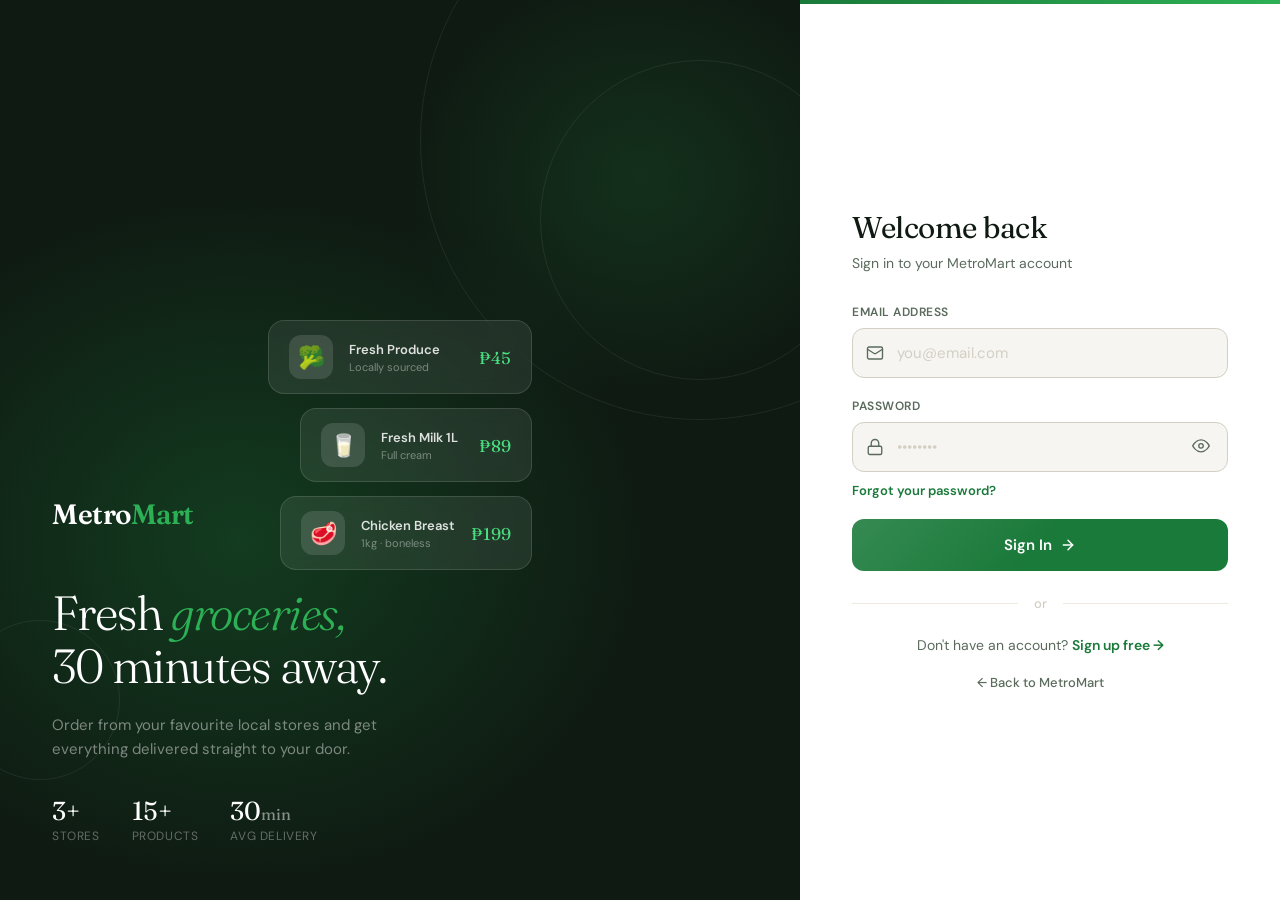
<file: pages/application-status.html>
<!DOCTYPE html>
<html lang="en">
<head>
  <meta charset="UTF-8">
  <meta name="viewport" content="width=device-width, initial-scale=1.0">
  <title>Application Status — MetroMart</title>
  <link rel="stylesheet" href="../css/styles.css">
  <style>
    body { min-height: 100vh; display: flex; align-items: center; justify-content: center; background: #f7f6f2; }
    .status-panel { width: min(680px, 100%); margin: 24px; background: #fff; border-radius: 20px; box-shadow: 0 20px 50px rgba(15,23,42,.06); padding: 32px; }
    .status-header { display: flex; align-items: center; justify-content: space-between; gap: 16px; margin-bottom: 24px; }
    .status-pill { display: inline-flex; align-items: center; gap: 8px; padding: 10px 16px; border-radius: 999px; font-weight: 700; font-size: 13px; }
    .pill-pending { background: #fdf7e8; color: #92400e; }
    .pill-approved { background: #ecfdf5; color: #166534; }
    .pill-rejected { background: #fee2e2; color: #991b1b; }
    .section { margin-bottom: 24px; }
    .section h2 { margin-bottom: 12px; font-size: 18px; }
    .section p { margin: 0 0 14px; color: #475569; line-height: 1.7; }
    .detail-grid { display: grid; gap: 12px; }
    .detail-row { display: flex; justify-content: space-between; gap: 16px; padding: 14px 16px; background: #f8fafc; border-radius: 14px; }
    .detail-row strong { color: #0f172a; }
    .footer-actions { display: flex; flex-wrap: wrap; gap: 12px; }
    .btn { border: none; border-radius: 999px; padding: 12px 22px; font-weight: 700; cursor: pointer; }
    .btn-primary { background: #1a7a3a; color: #fff; }
    .btn-secondary { background: #f1f5f9; color: #334155; }
    .alert { border-radius: 14px; background: #f1f5f9; padding: 18px 20px; margin-bottom: 20px; color: #334155; }
    .hidden { display: none; }
  </style>
</head>
<body>
  <div class="status-panel">
    <div class="status-header">
      <div>
        <p style="margin-bottom:8px;color:#64748b;font-size:13px;letter-spacing:.06em;text-transform:uppercase;">Application Status</p>
        <h1 style="font-size:28px;line-height:1.1;margin:0;">Your account is under review</h1>
      </div>
      <span id="statusBadge" class="status-pill pill-pending">Pending review</span>
    </div>

    <div id="message" class="alert">We are reviewing your application. You may log in anytime to check the latest status.</div>

    <div class="section">
      <h2>Application details</h2>
      <div class="detail-grid">
        <div class="detail-row"><span>Application type</span><strong id="appRole">—</strong></div>
        <div class="detail-row"><span>Email</span><strong id="appEmail">—</strong></div>
        <div class="detail-row"><span>Submitted</span><strong id="appCreated">—</strong></div>
        <div class="detail-row"><span>Status</span><strong id="appStatus">—</strong></div>
      </div>
    </div>

    <div class="section hidden" id="noteSection">
      <h2>Admin note</h2>
      <p id="adminNote">—</p>
    </div>

    <div class="section">
      <h2>What happens next?</h2>
      <p id="nextStep">Once an admin approves your application, you will be redirected to your dashboard on your next login.</p>
    </div>

    <div class="footer-actions">
      <button class="btn btn-primary" onclick="refreshStatus()">Refresh status</button>
      <button class="btn btn-secondary" onclick="doLogout()">Logout</button>
    </div>
  </div>

  <script>
    const API = '../api/';
    async function api(path, opts = {}) {
      try {
        const isForm = opts.body instanceof FormData;
        const res = await fetch(API + path, { headers: isForm ? {} : { 'Content-Type': 'application/json' }, ...opts });
        return await res.json();
      } catch (e) {
        return { ok: false, error: e.message };
      }
    }

    function formatDate(value) {
      const date = new Date(value);
      return isNaN(date.getTime()) ? '—' : date.toLocaleDateString('en-PH', { year:'numeric', month:'short', day:'numeric' });
    }

    function setStatusBadge(status) {
      const badge = document.getElementById('statusBadge');
      badge.className = 'status-pill';
      if (status === 'approved') {
        badge.classList.add('pill-approved');
        badge.textContent = 'Approved';
      } else if (status === 'rejected') {
        badge.classList.add('pill-rejected');
        badge.textContent = 'Rejected';
      } else {
        badge.classList.add('pill-pending');
        badge.textContent = 'Pending review';
      }
    }

    async function refreshStatus() {
      const status = await loadStatus();
      if (!status) return;
    }

    async function loadStatus() {
      const me = await api('auth/?action=me');
      if (!me.ok) {
        window.location.href = '../login.html';
        return null;
      }
      if (me.data.status === 'active') {
        const redirect = me.data.role === 'employee' ? 'employee-dashboard.html' : 'rider-dashboard.html';
        window.location.href = redirect;
        return null;
      }

      const res = await api('applications/status.php');
      if (!res.ok) {
        document.getElementById('message').textContent = res.error || 'Unable to load application status.';
        return null;
      }

      const app = res.data;
      document.getElementById('appRole').textContent = me.data.role === 'employee' ? 'Merchant employee' : 'Rider';
      document.getElementById('appEmail').textContent = app.employee_email || app.email || me.data.email || '—';
      document.getElementById('appCreated').textContent = formatDate(app.created_at);
      document.getElementById('appStatus').textContent = app.status ? app.status.charAt(0).toUpperCase() + app.status.slice(1) : 'Pending';
      setStatusBadge(app.status);

      const noteSection = document.getElementById('noteSection');
      if (app.admin_note) {
        noteSection.classList.remove('hidden');
        document.getElementById('adminNote').textContent = app.admin_note;
      } else {
        noteSection.classList.add('hidden');
      }

      document.getElementById('message').textContent = app.status === 'rejected'
        ? 'Your application was not approved. Please review the admin note and contact support if you need more information.'
        : 'Your application is currently under review. Please check back later or refresh this page.';

      return app;
    }

    async function doLogout() {
      await api('auth/?action=logout', { method: 'POST' });
      window.location.href = '../login.html';
    }

    loadStatus();
  </script>
</body>
</html>
</file>
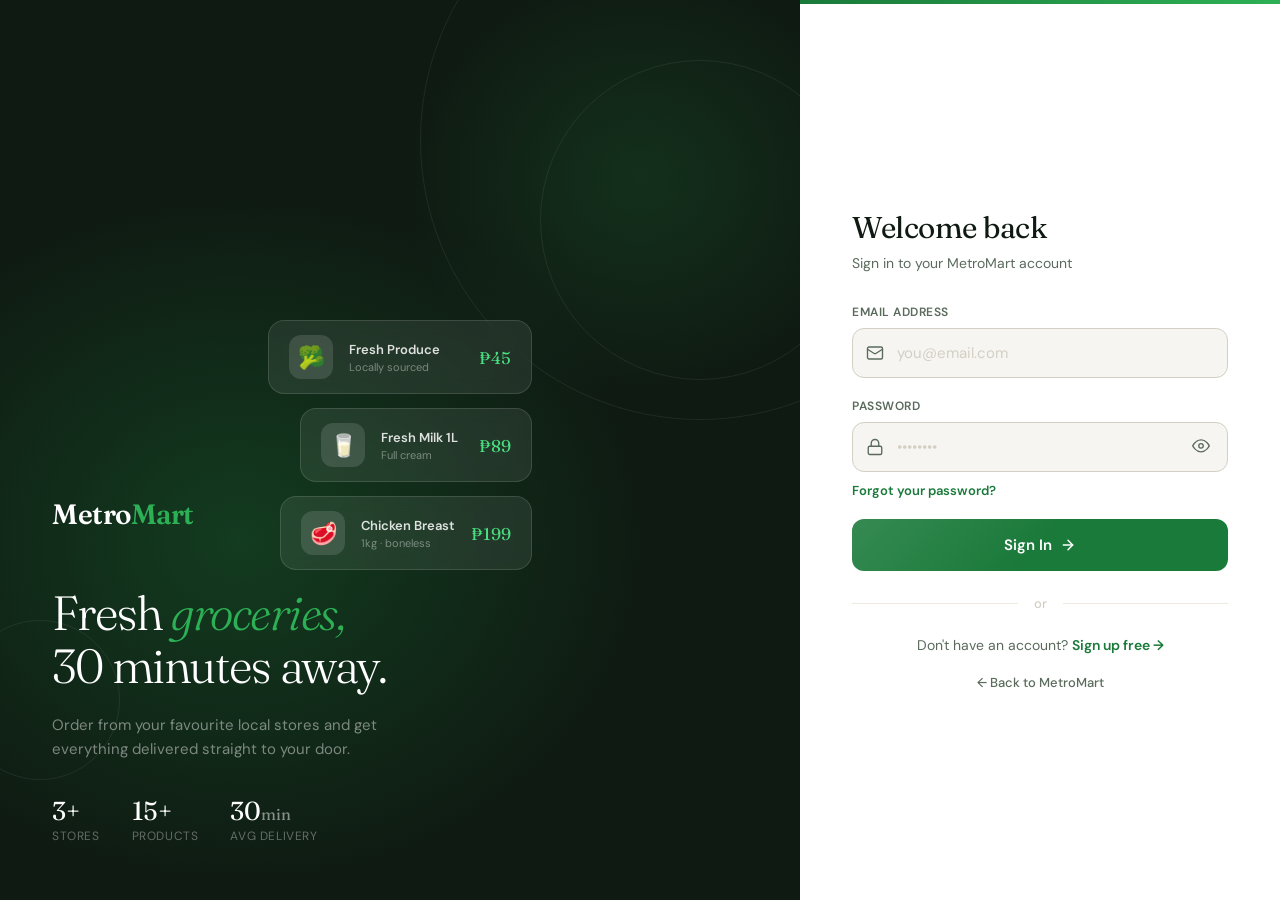
<file: pages/customer-dashboard.html>
﻿<!DOCTYPE html>
<html lang="en">
<head>
<meta charset="UTF-8">
<meta name="viewport" content="width=device-width, initial-scale=1.0">
<title>Customer Dashboard — MetroMart</title>
<link rel="preconnect" href="https://fonts.googleapis.com">
<link href="https://fonts.googleapis.com/css2?family=Fraunces:ital,opsz,wght@0,9..144,300;0,9..144,400;0,9..144,600;1,9..144,300;1,9..144,400&family=DM+Sans:wght@400;500;600&display=swap" rel="stylesheet">
<link rel="stylesheet" href="../css/styles.css">
<link rel="stylesheet" href="../vendor/leaflet/leaflet.min.css">
<script src="../vendor/leaflet/leaflet.min.js"></script>
<style>
.greeting{font-family:'Fraunces',serif;font-size:28px;font-weight:300;letter-spacing:-.5px;margin-bottom:6px;}
.greeting em{font-style:italic;color:var(--green);}
.greeting-sub{font-size:14px;color:var(--ink-soft);margin-bottom:28px;}

.delivery-banner{display:flex;align-items:center;gap:16px;background:var(--white);border:1.5px solid var(--stone-dark);border-radius:var(--radius-md);padding:16px 20px;margin-bottom:28px;cursor:pointer;transition:border-color .18s,box-shadow .18s;}
.delivery-banner:hover{border-color:var(--green-mid);box-shadow:0 2px 12px rgba(26,122,58,.08);}
.delivery-icon{width:44px;height:44px;border-radius:11px;background:var(--green-light);display:flex;align-items:center;justify-content:center;font-size:20px;flex-shrink:0;}
.delivery-text{flex:1;min-width:0;}
.delivery-label{font-size:11px;font-weight:600;text-transform:uppercase;letter-spacing:.6px;color:var(--ink-soft);margin-bottom:3px;}
.delivery-addr{font-size:15px;font-weight:600;white-space:nowrap;overflow:hidden;text-overflow:ellipsis;}
.delivery-cta{font-size:13px;font-weight:600;color:var(--green);flex-shrink:0;}

.merchant-grid{display:grid;grid-template-columns:repeat(auto-fill,minmax(190px,1fr));gap:16px;}
.merchant-card{background:var(--white);border:1.5px solid var(--stone-dark);border-radius:var(--radius-md);padding:20px 18px;text-align:center;cursor:pointer;transition:border-color .18s,transform .18s,box-shadow .18s;}
.merchant-card:hover{border-color:var(--green-mid);transform:translateY(-3px);box-shadow:0 6px 20px rgba(26,122,58,.1);}
.merchant-avatar{width:80px;height:80px;border-radius:50%;background:var(--green-light);display:flex;align-items:center;justify-content:center;font-size:32px;margin:0 auto 14px;overflow:hidden;border:3px solid var(--stone-mid);}
.merchant-avatar img{width:100%;height:100%;object-fit:cover;}
.merchant-name{font-size:14px;font-weight:600;margin-bottom:4px;}
.merchant-addr{font-size:12px;color:var(--ink-soft);}

.product-grid{display:grid;grid-template-columns:repeat(auto-fill,minmax(178px,1fr));gap:16px;}
.product-card{background:var(--white);border:1.5px solid var(--stone-dark);border-radius:var(--radius-md);overflow:hidden;cursor:pointer;transition:border-color .18s,transform .18s,box-shadow .18s;position:relative;}
.profile-grid{display:grid;gap:20px;}
@media (min-width:900px){.profile-grid{grid-template-columns:320px 1fr;}}
.profile-preview-card{padding:24px;display:flex;flex-direction:column;align-items:center;gap:16px;text-align:center;}
.profile-preview-card h3{margin-bottom:0;font-size:18px;}
.profile-summary-list{display:grid;gap:12px;width:100%;margin-top:12px;}
.profile-summary-item{display:flex;flex-direction:column;align-items:flex-start;gap:4px;}
.profile-summary-label{font-size:12px;color:var(--ink-soft);text-transform:uppercase;letter-spacing:.5px;}
.profile-edit-card .card-body{padding:24px;}
.profile-note{font-size:13px;color:var(--ink-soft);line-height:1.5;margin-top:18px;}
.profile-avatar{width:100px;height:100px;border-radius:50%;background:var(--green-light);display:flex;align-items:center;justify-content:center;font-size:36px;color:var(--green);border:2px solid var(--stone-dark);}
.product-card:hover{border-color:var(--green-mid);transform:translateY(-3px);box-shadow:0 6px 20px rgba(26,122,58,.1);}
.product-card.sold-out{opacity:.75;}
.product-img-wrap{width:100%;height:140px;background:var(--green-light);display:flex;align-items:center;justify-content:center;font-size:48px;overflow:hidden;position:relative;}
.product-img-wrap img{width:100%;height:100%;object-fit:cover;}
.sold-out-overlay{position:absolute;top:0;left:0;right:0;bottom:0;background:rgba(255,255,255,.7);display:flex;align-items:center;justify-content:center;}
.sold-out-label{background:#dc2626;color:#fff;font-size:12px;font-weight:700;padding:4px 12px;border-radius:20px;letter-spacing:.5px;}
.product-info{padding:14px;}
.product-name{font-size:14px;font-weight:600;line-height:1.35;margin-bottom:3px;}
.product-store{font-size:12px;color:var(--ink-soft);margin-bottom:8px;}
.product-stock-hint{font-size:11px;color:var(--amber);font-weight:600;margin-bottom:8px;}
.product-row{display:flex;align-items:center;justify-content:space-between;}
.product-price{font-family:'Fraunces',serif;font-size:18px;font-weight:400;color:var(--green);}
.out-stock-tag{font-size:11px;font-weight:600;color:#dc2626;background:#fee2e2;padding:4px 8px;border-radius:6px;}

/* Product detail modal */
.prod-detail-img{width:100%;height:220px;background:var(--green-light);display:flex;align-items:center;justify-content:center;font-size:72px;overflow:hidden;border-radius:var(--radius-md);margin-bottom:18px;}
.prod-detail-img img{width:100%;height:100%;object-fit:cover;}
.qty-row{display:flex;align-items:center;gap:14px;margin:16px 0;}
.qty-btn{width:36px;height:36px;border-radius:10px;border:1.5px solid var(--stone-dark);background:var(--white);font-size:20px;display:flex;align-items:center;justify-content:center;cursor:pointer;transition:all .15s;}
.qty-btn:hover:not(:disabled){background:var(--green);color:#fff;border-color:var(--green);}
.qty-btn:disabled{opacity:.4;cursor:not-allowed;}
.qty-num{font-size:20px;font-weight:700;min-width:32px;text-align:center;}
.qty-total{font-family:'Fraunces',serif;font-size:20px;color:var(--green);font-weight:400;}
.stock-warning{font-size:12px;color:var(--amber);font-weight:600;margin-top:-8px;margin-bottom:8px;}
.prod-action-row{display:flex;gap:10px;margin-top:4px;}

/* Orders */
.order-card{background:var(--white);border:1.5px solid var(--stone-dark);border-radius:var(--radius-md);padding:24px;box-shadow:0 10px 30px rgba(23,43,77,.04);margin-bottom:20px;}
.order-header{display:flex;align-items:flex-start;justify-content:space-between;gap:16px;margin-bottom:14px;flex-wrap:wrap;}
.order-header-left{display:flex;flex-direction:column;gap:6px;min-width:0;}
.order-id{font-weight:700;font-size:16px;letter-spacing:-.02em;}
.order-merchant{font-size:13px;color:var(--ink);font-weight:600;}
.order-date{font-size:13px;color:var(--ink-soft);}
.order-status-group{display:flex;flex-wrap:wrap;gap:8px;justify-content:flex-end;}
.status-Pending{background:#fef3c7;color:#b45309;}
.status-Ready{background:#dbeafe;color:#1d4ed8;}
.status-Delivering{background:#dbeafe;color:#1d4ed8;}
.status-Delivered{background:#dcfce7;color:#15803d;}
.status-Cancelled{background:#fee2e2;color:#b91c1c;}
.order-status-badge{font-size:12px;font-weight:700;padding:6px 14px;border-radius:999px;}
.order-addr-pill{font-size:13px;color:var(--ink-soft);padding:11px 14px;background:var(--stone);border-radius:var(--radius-sm);border-left:3px solid var(--green);margin:12px 0;}
.order-arrived-note{font-size:13px;margin-top:10px;padding:12px 14px;border:1px solid #d1fae5;border-radius:12px;background:rgba(220,252,231,.65);color:#166534;}
.order-item-row{display:flex;flex-direction:column;gap:10px;padding:14px 0;border-bottom:1px solid var(--stone-mid);font-size:14px;}
.order-item-row:last-child{border-bottom:none;}
.order-item-main{display:flex;align-items:center;justify-content:space-between;gap:14px;flex-wrap:wrap;}
.order-item-title{font-weight:600;color:var(--ink);min-width:0;}
.order-item-meta{display:flex;align-items:center;gap:10px;flex-wrap:wrap;}
.order-item-price{font-weight:700;color:var(--green);white-space:nowrap;}
.order-item-actions{display:flex;gap:8px;align-items:center;flex-wrap:wrap;}
.order-item-note{width:100%;padding:12px 14px;border-radius:12px;background:#fff1f2;border:1px solid #fca5a5;color:#991b1b;font-size:13px;line-height:1.4;}
.order-item-reply{width:100%;padding:12px 14px;border-radius:12px;background:#eff6ff;border:1px solid #bfdbfe;color:#1e3a8a;font-size:13px;line-height:1.4;}
.order-card-footer{padding-top:18px;margin-top:18px;border-top:1px solid var(--stone-mid);}
.order-summary-row{display:flex;justify-content:space-between;font-size:13px;color:var(--ink-soft);margin-bottom:8px;}
.order-summary-total{display:flex;justify-content:space-between;align-items:center;gap:14px;font-family:'Fraunces',serif;font-size:22px;font-weight:600;color:var(--green);}

/* Cart panel - fixed scrollable layout */
.cart-panel{position:fixed;right:0;top:0;width:420px;height:100vh;background:var(--white);border-left:1px solid var(--stone-dark);z-index:400;display:flex;flex-direction:column;transform:translateX(100%);transition:transform .28s cubic-bezier(.4,0,.2,1);box-shadow:-8px 0 32px rgba(0,0,0,.1);}
.cart-panel.open{transform:translateX(0);}
.cart-head{padding:20px 24px 16px;border-bottom:1px solid var(--stone-mid);display:flex;align-items:center;justify-content:space-between;flex-shrink:0;}
.cart-head h3{font-family:'Fraunces',serif;font-size:20px;font-weight:400;}
.cart-close{width:32px;height:32px;border-radius:50%;background:var(--stone-mid);display:flex;align-items:center;justify-content:center;font-size:16px;color:var(--ink-soft);transition:background .15s;border:none;cursor:pointer;}
.cart-close:hover{background:var(--stone-dark);}
/* Scrollable middle */
.cart-scroll-area{flex:1;overflow-y:auto;min-height:0;}
.cart-items-wrap{padding:12px 20px;}
.cart-empty-state{display:flex;flex-direction:column;align-items:center;justify-content:center;height:200px;padding:40px;text-align:center;color:var(--ink-soft);}
.cart-empty-icon{font-size:48px;margin-bottom:14px;opacity:.5;}
.cart-item{display:flex;align-items:center;gap:10px;padding:12px 0;border-bottom:1px solid var(--stone-mid);}
.cart-item-check{width:17px;height:17px;accent-color:var(--green);cursor:pointer;flex-shrink:0;}
.cart-thumb{width:50px;height:50px;border-radius:var(--radius-sm);background:var(--green-light);display:flex;align-items:center;justify-content:center;font-size:20px;overflow:hidden;flex-shrink:0;}
.cart-thumb img{width:100%;height:100%;object-fit:cover;}
.cart-item-info{flex:1;min-width:0;}
.cart-item-name{font-size:13px;font-weight:600;line-height:1.3;margin-bottom:2px;white-space:nowrap;overflow:hidden;text-overflow:ellipsis;}
.cart-item-price{font-size:12px;color:var(--green);font-weight:600;}
.cart-item-stock{font-size:11px;color:var(--amber);}
.cart-qty-row{display:flex;align-items:center;gap:5px;flex-shrink:0;}
.cart-qty-btn{width:26px;height:26px;border-radius:6px;border:1.5px solid var(--stone-dark);background:var(--white);font-size:15px;display:flex;align-items:center;justify-content:center;cursor:pointer;transition:all .15s;}
.cart-qty-btn:hover:not(:disabled){background:var(--green);color:#fff;border-color:var(--green);}
.cart-qty-btn:disabled{opacity:.3;cursor:not-allowed;}
.cart-qty-num{font-weight:700;font-size:13px;min-width:18px;text-align:center;}

/* Cart footer - fixed at bottom */
.cart-footer-wrap{flex-shrink:0;border-top:1.5px solid var(--stone-mid);background:var(--white);padding:14px 20px;}
.cart-select-row{display:flex;align-items:center;justify-content:space-between;margin-bottom:10px;}
.cart-select-label{display:flex;align-items:center;gap:7px;font-size:13px;font-weight:600;cursor:pointer;}
.cart-select-label input{width:15px;height:15px;accent-color:var(--green);}
.cart-selected-info{font-size:12px;color:var(--ink-soft);}
.cart-summary{background:var(--stone);border-radius:var(--radius-sm);padding:10px 12px;margin-bottom:10px;font-size:13px;}
.cart-summary-row{display:flex;justify-content:space-between;margin-bottom:3px;}
.cart-summary-total{display:flex;justify-content:space-between;font-weight:700;padding-top:6px;border-top:1px solid var(--stone-dark);margin-top:4px;}

/* Tip chips */
.tip-amounts{display:flex;gap:6px;flex-wrap:wrap;margin:8px 0;}
.tip-chip{padding:6px 13px;border:1.5px solid var(--stone-dark);border-radius:40px;font-size:13px;font-weight:500;cursor:pointer;transition:all .15s;background:var(--white);font-family:inherit;}
.tip-chip.active,.tip-chip:hover{background:var(--green);color:#fff;border-color:var(--green);}

.filter-select{border:1.5px solid var(--stone-dark);border-radius:40px;padding:8px 16px;font-size:14px;font-family:'DM Sans',sans-serif;outline:none;background:var(--white);color:var(--ink);transition:border-color .18s;cursor:pointer;}
.filter-select:focus{border-color:var(--green-mid);}

.pw-strength{margin-top:8px;display:none;}
.pw-strength.show{display:block;}
.pw-bar-track{height:3px;border-radius:2px;background:var(--stone-mid);overflow:hidden;margin-bottom:5px;}
.pw-bar-fill{height:100%;border-radius:2px;transition:width .3s,background .3s;}
.pw-label{font-size:11px;color:var(--ink-soft);}
</style>
</head>
<body>
<div class="app-layout">

  <div class="sidebar">
    <div class="sidebar-logo">Metro<span class="logo-dark">Mart</span></div>
    <div class="sidebar-nav">
      <div class="nav-item active" onclick="showTab('home')"      id="nav-home">     <span class="nav-icon">🏠</span> Home</div>
      <!-- Stores and Products moved to inline interactions; removed from sidebar -->
      <div class="nav-item"        onclick="showTab('orders')"    id="nav-orders">    <span class="nav-icon">📦</span> My Orders</div>
      <div class="nav-label" style="margin-top:12px;">Categories</div>
      <div class="nav-item" onclick="filterAndGo('grocery')">   <span class="nav-icon">🛒</span> Grocery</div>
      <div class="nav-item" onclick="filterAndGo('fresh')">     <span class="nav-icon">🥦</span> Fresh Produce</div>
      <div class="nav-item" onclick="filterAndGo('dairy')">     <span class="nav-icon">🥛</span> Dairy &amp; Eggs</div>
      <div class="nav-item" onclick="filterAndGo('meat')">      <span class="nav-icon">🥩</span> Meat &amp; Seafood</div>
      <div class="nav-item" onclick="filterAndGo('bakery')">    <span class="nav-icon">🍞</span> Bakery</div>
      <div class="nav-item" onclick="filterAndGo('beverages')"> <span class="nav-icon">🥤</span> Beverages</div>
      <div class="nav-item" onclick="filterAndGo('snacks')">    <span class="nav-icon">🍪</span> Snacks</div>
      <div class="nav-item" onclick="filterAndGo('household')"> <span class="nav-icon">🧹</span> Household</div>
      <div class="nav-item" onclick="filterAndGo('personal')">  <span class="nav-icon">🧴</span> Personal Care</div>
      <div class="nav-item" onclick="filterAndGo('baby')">      <span class="nav-icon">🍼</span> Baby &amp; Kids</div>
      <div class="nav-item" onclick="filterAndGo('pets')">      <span class="nav-icon">🐶</span> Pets</div>
    </div>
    <div class="sidebar-footer">
      <div class="nav-item" onclick="doLogout()"><span class="nav-icon">🚪</span> Log out</div>
    </div>
  </div>

  <div class="main-content">
    <div class="topbar">
      <div class="topbar-title" style="font-family:'Fraunces',serif;font-weight:400;font-size:18px;">MetroMart</div>
      <div class="search-bar" style="max-width:360px;">
        <svg width="14" height="14" viewBox="0 0 24 24" fill="none" stroke="currentColor" stroke-width="2" stroke-linecap="round" stroke-linejoin="round" style="opacity:.4;flex-shrink:0;"><circle cx="11" cy="11" r="8"/><path d="m21 21-4.35-4.35"/></svg>
        <input id="searchInput" type="text" placeholder="Search products or stores…" oninput="handleSearch()">
      </div>
      <div class="topbar-actions">
        <div class="loc-pill" onclick="openLocationModal()">
          <svg width="12" height="12" viewBox="0 0 24 24" fill="none" stroke="currentColor" stroke-width="2.5" stroke-linecap="round" stroke-linejoin="round"><path d="M20 10c0 6-8 12-8 12s-8-6-8-12a8 8 0 0 1 16 0z"/><circle cx="12" cy="10" r="3"/></svg>
          <span id="topbarLocation" style="overflow:hidden;text-overflow:ellipsis;">Set location</span>
        </div>
        <button class="cart-trigger" onclick="toggleCart()">
          <svg width="14" height="14" viewBox="0 0 24 24" fill="none" stroke="currentColor" stroke-width="2" stroke-linecap="round" stroke-linejoin="round"><path d="M6 2 3 6v14a2 2 0 0 0 2 2h14a2 2 0 0 0 2-2V6l-3-4z"/><line x1="3" y1="6" x2="21" y2="6"/><path d="M16 10a4 4 0 0 1-8 0"/></svg>
          Cart
          <span class="cart-trigger-badge" id="cartBadge" style="display:none;">0</span>
        </button>
        <div class="profile-wrap">
          <div class="avatar" id="avatarBtn" onclick="toggleProfileMenu()" style="background:var(--green-mid);">C</div>
          <div class="profile-menu" id="profileMenu">
            <div class="profile-menu-item" onclick="showTab('profile'); closeProfileMenu();"><span>👤</span> View Profile</div>
            <div class="profile-menu-item" onclick="doLogout(); closeProfileMenu();"><span>🚪</span> Log out</div>
          </div>
        </div>
      </div>
    </div>

    <div class="page-body">

      <!-- HOME -->
      <div id="tab-home">
        <div class="greeting">Good day, <em id="greetName">Customer</em> 👋</div>
        <div class="greeting-sub">What are you shopping for today?</div>
        <div class="delivery-banner" onclick="openLocationModal()">
          <div class="delivery-icon">📍</div>
          <div class="delivery-text">
            <div class="delivery-label">Delivering to</div>
            <div class="delivery-addr" id="deliveryAddressBar">Tap to set your delivery location</div>
          </div>
          <div class="delivery-cta">Change →</div>
        </div>
        <div class="stats-grid" style="margin-bottom:36px;">
          <div class="stat-card"><div class="stat-icon">📦</div><div class="stat-val" id="statOrders">0</div><div class="stat-label">Total Orders</div></div>
          <div class="stat-card"><div class="stat-icon">🚚</div><div class="stat-val" id="statActive">0</div><div class="stat-label">Active Orders</div></div>
          <div class="stat-card"><div class="stat-icon">✅</div><div class="stat-val" id="statDone">0</div><div class="stat-label">Delivered</div></div>
          <div class="stat-card"><div class="stat-icon">🛒</div><div class="stat-val" id="statCart">0</div><div class="stat-label">In Cart</div></div>
        </div>
        <div style="margin-bottom:36px;">
          <div class="sec-row"><h3 class="sec-title">Stores near you</h3></div>
          <div class="merchant-grid" id="homeStoresRow"></div>
        </div>
        <div>
          <div class="sec-row"><h3 class="sec-title">Featured Products</h3></div>
          <div class="product-grid" id="homeProdGrid"></div>
        </div>
      </div>

      <!-- MERCHANTS -->
      <div id="tab-merchants" style="display:none;">
        <div class="sec-row" style="margin-bottom:24px;"><h3 class="sec-title">All Stores</h3></div>
        <div class="merchant-grid" id="merchantsGrid"></div>
        <div id="storeProductsSection" style="display:none;margin-top:40px;">
          <div style="display:flex;align-items:center;gap:16px;margin-bottom:24px;">
            <button class="btn btn-secondary btn-sm" onclick="window.location.href='customer-dashboard.html'" title="Back to Home">←</button>
            <h3 class="sec-title" id="storeProductsTitle" style="margin:0;"></h3>
          </div>
          <div class="product-grid" id="storeProductsGrid"></div>
        </div>
      </div>

      <!-- PRODUCTS -->
      <div id="tab-products" style="display:none;">
        <div class="sec-row" style="margin-bottom:24px;">
          <h3 class="sec-title" id="productTabTitle">All Products</h3>
          <select class="filter-select" onchange="filterByCategory(this.value)" id="catFilter">
            <option value="all">All Categories</option>
            <option value="grocery">Grocery</option>
            <option value="fresh">Fresh Produce</option>
            <option value="dairy">Dairy &amp; Eggs</option>
            <option value="meat">Meat &amp; Seafood</option>
            <option value="bakery">Bakery</option>
            <option value="beverages">Beverages</option>
            <option value="snacks">Snacks</option>
            <option value="household">Household</option>
            <option value="personal">Personal Care</option>
            <option value="baby">Baby &amp; Kids</option>
            <option value="pets">Pets</option>
          </select>
        </div>
        <div class="product-grid" id="productGrid"></div>
      </div>

      <!-- ORDERS -->
      <div id="tab-orders" style="display:none;">
        <div class="sec-row" style="margin-bottom:24px;"><h3 class="sec-title">My Orders</h3></div>
        <div id="ordersContainer"></div>
      </div>

      <!-- PROFILE -->
      <div id="tab-profile" style="display:none;">
        <div style="margin-bottom:20px;">
          <div class="sec-title mb-2">My Profile</div>
          <p class="text-muted" style="max-width:720px;">View and update your customer account details, delivery address, and password from one convenient place.</p>
        </div>
        <div class="profile-grid">
          <div class="card profile-preview-card">
            <h3>Profile preview</h3>
            <div class="profile-avatar" id="profileAvatar">C</div>
            <div class="profile-summary-list">
              <div class="profile-summary-item"><div class="profile-summary-label">Name</div><div id="profilePreviewName">Customer</div></div>
              <div class="profile-summary-item"><div class="profile-summary-label">Email</div><div id="profilePreviewEmail">—</div></div>
              <div class="profile-summary-item"><div class="profile-summary-label">Phone</div><div id="profilePreviewPhone">—</div></div>
              <div class="profile-summary-item"><div class="profile-summary-label">Delivery Address</div><div id="profilePreviewAddress">—</div></div>
            </div>
            <div class="profile-note">This information is used for checkout and delivery. Keep it updated to ensure a smooth order experience.</div>
          </div>
          <div>
            <div class="card profile-edit-card">
              <div class="card-body">
                <div class="form-row">
                  <div class="form-group"><label class="form-label">First Name</label><input class="form-control" id="pFName" oninput="updateCustomerProfilePreview()"></div>
                  <div class="form-group"><label class="form-label">Last Name</label><input class="form-control" id="pLName" oninput="updateCustomerProfilePreview()"></div>
                </div>
                <div class="form-group"><label class="form-label">Email</label><input class="form-control" id="pEmail" disabled></div>
                <div class="form-group"><label class="form-label">Phone (PH)</label>
                  <div style="display:flex;gap:8px;">
                    <div style="height:42px;padding:0 12px;border:1.5px solid var(--stone-dark);border-radius:var(--radius-sm);background:var(--stone);font-size:14px;font-weight:600;display:flex;align-items:center;gap:6px;flex-shrink:0;">🇵🇭 +63</div>
                    <input class="form-control" id="pPhone" placeholder="9xxxxxxxxx" maxlength="10" oninput="validatePhone(); updateCustomerProfilePreview()">
                  </div>
                  <div style="font-size:11px;color:var(--ink-soft);margin-top:4px;" id="phoneHintProfile">10 digits starting with 9. This number must be unique across all MetroMart users.</div>
                </div>
                <div class="form-group">
                  <label class="form-label">Default Delivery Address</label>
                  <input class="form-control" id="pAddress" placeholder="Click to set via map 📍" readonly style="cursor:pointer;" onclick="openLocationModal()">
                  <div style="font-size:11px;color:var(--ink-soft);margin-top:4px;">Synced from your map pin 📍</div>
                </div>
                <button class="btn btn-primary" onclick="saveProfile()">💾 Save Changes</button>
              </div>
            </div>
            <div class="card profile-edit-card" style="margin-top:20px;">
              <div class="card-body">
                <div class="form-group"><label class="form-label">Current Password</label><input class="form-control" id="oldPw" type="password"></div>
                <div class="form-group">
                  <label class="form-label">New Password <span style="font-size:11px;color:var(--ink-soft);font-weight:400;text-transform:none;">(min 8 characters)</span></label>
                  <input class="form-control" id="newPw" type="password" placeholder="At least 8 characters" oninput="checkPwStrength(this.value)">
                  <div class="pw-strength" id="pwStrengthWrap">
                    <div class="pw-bar-track"><div class="pw-bar-fill" id="pwBar"></div></div>
                    <span class="pw-label" id="pwLabel"></span>
                  </div>
                </div>
                <div class="form-group"><label class="form-label">Confirm New Password</label><input class="form-control" id="confirmPw" type="password"></div>
                <button class="btn btn-secondary" onclick="changePassword()">Update Password</button>
              </div>
            </div>
          </div>
        </div>
      </div>

    </div>
  </div>
</div>

<!-- Cart Panel -->
<div class="cart-overlay" id="cartOverlay" onclick="toggleCart()"></div>
<div class="cart-panel" id="cartPanel">
  <div class="cart-head">
    <h3>🛒 Your Cart</h3>
    <button class="cart-close" onclick="toggleCart()">✕</button>
  </div>

  <!-- Scrollable items area -->
  <div class="cart-scroll-area">
    <div id="cartEmptyState" class="cart-empty-state">
      <div class="cart-empty-icon">🛒</div>
      <h4 style="font-size:16px;font-weight:600;color:var(--ink);margin-bottom:6px;">Cart is empty</h4>
      <p style="font-size:13px;">Browse and add items to get started</p>
    </div>
    <div id="cartItemsWrap" class="cart-items-wrap" style="display:none;">
      <div style="display:flex;align-items:center;justify-content:space-between;padding:8px 0;margin-bottom:6px;border-bottom:1px solid var(--stone-mid);">
        <label class="cart-select-label">
          <input type="checkbox" id="selectAllCart" onchange="toggleSelectAll(this.checked)">
          Select all
        </label>
        <span class="cart-selected-info" id="selectedCountLabel">0 selected</span>
      </div>
      <div id="cartItems"></div>
    </div>
  </div>

  <!-- Fixed footer -->
  <div class="cart-footer-wrap" id="cartFooter" style="display:none;">
    <div class="cart-summary">
      <div class="cart-summary-row"><span>Subtotal (selected)</span><span id="cartSubtotal">₱0.00</span></div>
      <div class="cart-summary-row" style="color:var(--ink-soft);"><span>Delivery fee</span><span>₱50.00</span></div>
      <div class="cart-summary-total"><span>Total</span><span id="cartTotal" style="color:var(--green);">₱50.00</span></div>
    </div>
    <button class="btn btn-primary w-full" onclick="openCheckout()" style="padding:12px;">Checkout Selected →</button>
    <div style="font-size:11px;color:var(--ink-soft);text-align:center;margin-top:6px;">Check boxes above then click checkout</div>
  </div>
</div>

<!-- Product Detail Modal -->
<div class="modal-overlay" id="productModal">
  <div class="modal" style="max-width:480px;">
    <div class="modal-header"><h3 id="prodModalTitle">Product</h3><button class="modal-close" onclick="closeModal('productModal')">✕</button></div>
    <div class="modal-body">
      <div class="prod-detail-img" id="prodModalImg">🛍️</div>
      <div style="font-size:13px;color:var(--ink-soft);margin-bottom:4px;" id="prodModalStore"></div>
      <div id="prodModalDesc" style="font-size:14px;color:var(--ink-soft);margin-bottom:12px;line-height:1.6;"></div>
      <div style="display:flex;align-items:center;justify-content:space-between;margin-bottom:6px;">
        <div style="font-family:'Fraunces',serif;font-size:28px;color:var(--green);" id="prodModalPrice">₱0</div>
        <span id="prodModalStatus" class="badge"></span>
      </div>
      <div id="prodStockInfo" style="font-size:13px;font-weight:600;margin-bottom:10px;"></div>
      <div class="qty-row">
        <button class="qty-btn" id="modalQtyMinus" onclick="changeModalQty(-1)">−</button>
        <span class="qty-num" id="modalQty">1</span>
        <button class="qty-btn" id="modalQtyPlus" onclick="changeModalQty(1)">+</button>
        <span class="qty-total" id="modalTotal">₱0</span>
      </div>
      <div class="stock-warning" id="modalStockWarning" style="display:none;"></div>
      <div id="prodModalActions" class="prod-action-row">
        <button class="btn btn-secondary" style="flex:1;" onclick="modalAddToCart()">Add to Cart</button>
        <button class="btn btn-primary" style="flex:1;" onclick="modalBuyNow()">Buy Now →</button>
      </div>
      <div id="prodSoldOutMsg" style="display:none;text-align:center;padding:12px;background:#fee2e2;border-radius:var(--radius-sm);color:#dc2626;font-weight:600;font-size:14px;">❌ Sold Out — unavailable</div>
    </div>
  </div>
</div>

<!-- Checkout Modal -->
<div class="modal-overlay" id="checkoutModal">
  <div class="modal" style="max-width:520px;max-height:90vh;overflow-y:auto;">
    <div class="modal-header"><h3>Checkout</h3><button class="modal-close" onclick="closeModal('checkoutModal')">✕</button></div>
    <div class="modal-body">
      <div style="margin-bottom:16px;">
        <div style="font-size:12px;font-weight:600;text-transform:uppercase;letter-spacing:.5px;color:var(--ink-soft);margin-bottom:8px;">Items ordering</div>
        <div id="checkoutItemsList"></div>
        <div style="margin-top:12px;background:var(--stone);border-radius:var(--radius-sm);padding:12px;">
          <div style="display:flex;justify-content:space-between;font-size:13px;margin-bottom:4px;"><span>Subtotal</span><span id="checkoutSubtotal">₱0.00</span></div>
          <div style="display:flex;justify-content:space-between;font-size:13px;color:var(--ink-soft);margin-bottom:4px;"><span>Delivery fee</span><span id="checkoutDeliveryFee">₱50.00</span></div>
          
          <div style="display:flex;justify-content:space-between;font-size:16px;font-weight:700;margin-top:8px;padding-top:8px;border-top:1px solid var(--stone-dark);"><span>Total</span><span id="checkoutTotal" style="color:var(--green);">₱50.00</span></div>
        </div>
      </div>

      <div class="form-group">
        <label class="form-label">📍 Delivery Address <span style="color:var(--red)">*</span></label>
        <input class="form-control" id="checkoutAddress" placeholder="Enter delivery address">
        <button onclick="openLocationModal()" style="margin-top:6px;width:100%;padding:8px;background:var(--green-light);color:var(--green);border:none;border-radius:var(--radius-sm);font-weight:600;font-size:13px;cursor:pointer;font-family:inherit;">📍 Pick on Map</button>
      </div>

      <div class="form-group">
        <label class="form-label">Payment Method</label>
        <select class="form-control" id="checkoutPayMethod" onchange="toggleCashlessFields()">
          <option value="cod">Cash on Delivery (COD)</option>
          <option value="online_banking">Debit / Credit Card</option>
        </select>
      </div>

      <div id="cashlessFields" style="display:none;background:var(--stone);border-radius:var(--radius-sm);padding:14px;margin-bottom:12px;">
        <div style="font-size:12px;font-weight:600;color:var(--ink-soft);margin-bottom:10px;text-transform:uppercase;letter-spacing:.5px;">Payment Details</div>
        <div class="form-group"><label class="form-label">Account / Card Name</label><input class="form-control" id="cardName" placeholder="Full name"></div>
        <div class="form-group"><label class="form-label">Account / Card Number</label><input class="form-control" id="cardNumber" placeholder="•••• •••• •••• ••••" maxlength="19" oninput="formatCard(this)"></div>
        <div class="form-row">
          <div class="form-group"><label class="form-label">Expiry MM/YY</label><input class="form-control" id="cardExpiry" placeholder="MM/YY" maxlength="5" oninput="formatExpiry(this)"></div>
          <div class="form-group"><label class="form-label">CVV</label><input class="form-control" id="cardCvv" placeholder="•••" maxlength="4"></div>
        </div>
        <div style="font-size:11px;color:var(--ink-soft);">🔒 Simulated — no real payment processed</div>
      </div>

      
    </div>
    <div class="modal-footer">
      <button class="btn btn-secondary" onclick="closeModal('checkoutModal')">Cancel</button>
      <button class="btn btn-primary" onclick="placeOrder()" id="placeOrderBtn">Place Order</button>
    </div>
  </div>
</div>

<!-- Order Success Modal -->
<div class="modal-overlay" id="successModal">
  <div class="modal" style="max-width:400px;">
    <div style="text-align:center;padding:48px 40px;">
      <div style="font-size:56px;margin-bottom:20px;">🎉</div>
      <h3 style="font-family:'Fraunces',serif;font-size:28px;font-weight:400;margin-bottom:10px;">Order Placed!</h3>
      <p style="font-size:14px;color:var(--ink-soft);margin-bottom:28px;">Your order has been received and is being prepared. Track it in My Orders.</p>
      <button class="btn btn-primary" onclick="closeSuccessModal()" style="padding:12px 28px;display:inline-flex;width:auto;">View My Orders</button>
    </div>
  </div>
</div>

<!-- Location Modal -->
<div class="modal-overlay" id="locationModal">
  <div class="map-modal-wrap">
    <div class="map-modal-head"><h3>Set Delivery Location</h3><button class="map-modal-close" onclick="closeModal('locationModal')">✕</button></div>
    <div class="map-hint">📌 Click the map to pin, drag the marker, or search below.</div>
    <div id="locationPickerMap"></div>
    <div class="map-modal-foot">
      <input type="text" id="locationSearchInput" placeholder="Search address… (press Enter)" onkeydown="if(event.key==='Enter')searchAddress()">
      <button class="btn-my-loc" onclick="useCurrentLocation()">📍 My Location</button>
      <button class="btn-confirm-loc" onclick="confirmLocation()">Confirm</button>
    </div>
  </div>
</div>

<!-- Tip Modal (after delivery) -->
<div class="modal-overlay" id="tipModal">
  <div class="modal" style="max-width:400px;">
    <div class="modal-header"><h3>🎁 Tip Your Rider</h3><button class="modal-close" onclick="closeModal('tipModal')">✕</button></div>
    <div class="modal-body">
      <p style="font-size:14px;color:var(--ink-soft);margin-bottom:16px;">Your order was delivered! Add a tip for your rider?</p>
      <input type="hidden" id="tipOrderId">
      <div class="tip-amounts">
        <button class="tip-chip" onclick="selectTipModal(this,10)">₱10</button>
        <button class="tip-chip" onclick="selectTipModal(this,20)">₱20</button>
        <button class="tip-chip" onclick="selectTipModal(this,50)">₱50</button>
        <button class="tip-chip" onclick="selectTipModal(this,100)">₱100</button>
      </div>
      <input class="form-control" id="customTipModal" type="number" min="0" placeholder="Custom amount…" style="margin-top:8px;">
    </div>
    <div class="modal-footer">
      <button class="btn btn-secondary" onclick="closeModal('tipModal')">No thanks</button>
      <button class="btn btn-primary" onclick="submitTip()">Send Tip 🎁</button>
    </div>
  </div>
</div>

<!-- Rider Info Modal -->
<div class="modal-overlay" id="riderModal">
  <div class="modal" style="max-width:420px;">
    <div class="modal-header"><h3>Rider Details</h3><button class="modal-close" onclick="closeModal('riderModal')">✕</button></div>
    <div class="modal-body" id="riderModalBody" style="font-size:14px;color:var(--ink);"></div>
    <div class="modal-footer">
      <button class="btn btn-secondary" onclick="closeModal('riderModal')">Close</button>
      <button id="riderModalTipBtn" class="btn btn-primary" onclick="closeModal('riderModal'); openTipModal(document.getElementById('tipOrderId').value)">Tip Rider</button>
    </div>
  </div>
</div>

<!-- Report Reply Modal -->
<div class="modal-overlay" id="reportReplyModal">
  <div class="modal" style="max-width:420px;">
    <div class="modal-header"><h3>Reply to Rider Report</h3><button class="modal-close" onclick="closeModal('reportReplyModal')">✕</button></div>
    <div class="modal-body">
      <input type="hidden" id="reportReplyOrderId">
      <input type="hidden" id="reportReplyId">
      <div style="margin-bottom:14px;font-size:14px;color:var(--ink-soft);" id="reportReplyOrderLabel">Reply to the rider report for your order.</div>
      <textarea class="form-control" id="reportReplyText" rows="5" placeholder="Write your reply to the report..." style="min-height:140px;"></textarea>
    </div>
    <div class="modal-footer">
      <button class="btn btn-secondary" onclick="closeModal('reportReplyModal')">Cancel</button>
      <button class="btn btn-primary" onclick="submitReportReply()">Send Reply</button>
    </div>
  </div>
</div>

<div id="toast"></div>

<script>
const API = '../api/';
let currentUser = null, customerData = null;
let allProducts = [], allMerchants = [];
let customerOrders = [];
// Haversine distance (km)
function distanceKm(lat1, lon1, lat2, lon2) {
  const toRad = v => v * Math.PI / 180;
  const R = 6371; // km
  const dLat = toRad(lat2 - lat1);
  const dLon = toRad(lon2 - lon1);
  const a = Math.sin(dLat/2) * Math.sin(dLat/2) + Math.cos(toRad(lat1)) * Math.cos(toRad(lat2)) * Math.sin(dLon/2) * Math.sin(dLon/2);
  const c = 2 * Math.atan2(Math.sqrt(a), Math.sqrt(1-a));
  return R * c;
}
// cart item shape: {id, name, price, qty, maxQty, merchant_id, image_path, checked}
let cart = [];
let pickedLat = 10.3157, pickedLng = 123.8854, pickedAddress = '';
let locationMap = null, locationMarker = null;
let profileMenuOpen = false;
let selectedTipModalAmount = 0;
let currentModalProduct = null, modalQty = 1;

async function api(path, opts = {}) {
  try {
    const isForm = opts.body instanceof FormData;
    const r = await fetch(API + path, { headers: isForm ? {} : { 'Content-Type': 'application/json' }, ...opts });
    return await r.json();
  } catch(e) { return { ok: false, error: e.message }; }
}

// ── Init ───────────────────────────────────────
(async () => {
  const me = await api('auth/?action=me');
  if (!me.ok || me.data.role !== 'customer') { window.location.href = '../login.html'; return; }
  currentUser = me.data;
  document.getElementById('greetName').textContent = currentUser.name?.split(' ')[0] || 'Customer';
  document.getElementById('avatarBtn').textContent = (currentUser.name || 'C')[0].toUpperCase();
  document.getElementById('pEmail').value = currentUser.email || '';

  const cp = await api('customers/');
  if (cp.ok && cp.data) {
    customerData = cp.data;
    document.getElementById('pFName').value = cp.data.fname || '';
    document.getElementById('pLName').value = cp.data.lname || '';
    const ph = (cp.data.phone || '').replace(/^(\+63|0|63)/, '');
    document.getElementById('pPhone').value = ph;
    if (cp.data.address) {
      document.getElementById('pAddress').value = cp.data.address;
    }
    updateCustomerProfilePreview();
  }

  restoreLocation();
  loadCart();
  await Promise.all([loadMerchants(), loadProducts()]);
  await loadOrders();
})();

// ── Data ───────────────────────────────────────
async function loadMerchants() {
  const d = await api('merchants/');
  allMerchants = d.data || [];
  renderMerchants();
}

async function loadProducts(cat = 'all', limit = 200) {
  // Always fetch a full list client-side so we can filter multi-category products reliably
  const d = await api('products/?all=1&limit=' + limit);
  allProducts = d.data || [];
  // Sync maxQty into existing cart items
  cart.forEach(item => {
    const p = allProducts.find(x => x.id == item.id);
    if (p) item.maxQty = parseInt(p.qty || 0);
  });
  renderHomeProducts();
  renderProductGrid(allProducts, 'productGrid');
}

async function loadOrders() {
  const d = await api('orders/');
  console.log('loadOrders API response:', d);
  if (!d.ok) {
    console.error('API error:', d.error);
    document.getElementById('ordersContainer').innerHTML = '<div class="empty-state" style="padding:60px;color:red;"><strong>Error:</strong> ' + (d.error || 'Failed to load orders') + '</div>';
    return;
  }
  const orders = d.data || [];
  console.log('Orders received:', orders.length, 'orders');
  customerOrders = orders;
  document.getElementById('statOrders').textContent = orders.length;
  document.getElementById('statActive').textContent = orders.filter(o => ['Pending', 'Ready for Delivery', 'Delivering'].includes(o.status)).length;
  document.getElementById('statDone').textContent = orders.filter(o => o.status === 'Delivered').length;
  renderOrders(orders);
}

// ── Render ─────────────────────────────────────
function renderHomeProducts() { renderProductGrid(allProducts.slice(0, 8), 'homeProdGrid'); }

function renderProductGrid(list, gridId) {
  const el = document.getElementById(gridId); if (!el) return;
  if (!list.length) {
    el.innerHTML = '<div class="empty-state" style="grid-column:1/-1"><div class="empty-state-icon">🛍️</div><h4>No products found</h4></div>';
    return;
  }
  el.innerHTML = list.map(p => {
    const m = allMerchants.find(x => x.id == p.merchant_id);
    const stock = parseInt(p.qty || 0);
    const soldOut = p.status !== 'Available' || stock === 0;
    const lowStock = !soldOut && stock <= 5;
    const imgHtml = p.image_path ? '<img src="../' + p.image_path + '" alt="' + esc(p.name) + '">' : '🛍️';
    // render category badges (support multiple categories stored as JSON array or comma-separated)
    const catSource = p.category_ids || p.category_id || '';
    let catList = [];
    if (Array.isArray(catSource)) {
      catList = catSource;
    } else if (typeof catSource === 'string' && catSource.trim().startsWith('[')) {
      try { catList = JSON.parse(catSource); } catch (e) { catList = catSource.split(/\s*,\s*/).filter(Boolean); }
    } else {
      catList = (typeof catSource === 'string' && catSource.trim()) ? catSource.split(/\s*,\s*/).filter(Boolean) : [];
    }
    const catHtml = catList.map(c => '<span class="badge badge-blue" style="margin-right:6px;font-size:11px;padding:4px 8px;">' + esc(c) + '</span>').join('');

    return '<div class="product-card' + (soldOut ? ' sold-out' : '') + '" onclick="openProductModal(' + p.id + ')">' +
      '<div class="product-img-wrap">' + imgHtml +
        (soldOut ? '<div class="sold-out-overlay"><span class="sold-out-label">SOLD OUT</span></div>' : '') +
      '</div>' +
      '<div class="product-info">' +
        '<div class="product-name">' + esc(p.name) + '</div>' +
        '<div class="product-store">' + (m ? esc(m.name) : 'Store') + '</div>' +
        (catHtml ? '<div style="margin:6px 0;">' + catHtml + '</div>' : '') +
        (lowStock ? '<div class="product-stock-hint">⚠ Only ' + stock + ' left!</div>' : '') +
        '<div class="product-row">' +
          '<div class="product-price">₱' + parseFloat(p.price || 0).toFixed(2) + '</div>' +
          (soldOut
            ? '<span class="out-stock-tag">Sold Out</span>'
            : '<button class="btn-add" onclick="event.stopPropagation();quickAddToCart(' + p.id + ')">+</button>') +
        '</div>' +
      '</div>' +
    '</div>';
  }).join('');
}

// ── Product modal ──────────────────────────────
function openProductModal(prodId) {
  const p = allProducts.find(x => x.id == prodId); if (!p) return;
  const m = allMerchants.find(x => x.id == p.merchant_id);
  currentModalProduct = p; modalQty = 1;
  const stock = parseInt(p.qty || 0);
  const soldOut = p.status !== 'Available' || stock === 0;

  document.getElementById('prodModalTitle').textContent = p.name;
  document.getElementById('prodModalImg').innerHTML = p.image_path
    ? '<img src="../' + p.image_path + '" style="width:100%;height:100%;object-fit:cover;">'
    : '🛍️';
  document.getElementById('prodModalStore').textContent = m ? '🏪 ' + m.name : '';
  document.getElementById('prodModalDesc').textContent = p.description || '';
  document.getElementById('prodModalPrice').textContent = '₱' + parseFloat(p.price || 0).toFixed(2);

  const statusEl = document.getElementById('prodModalStatus');
  statusEl.textContent = soldOut ? 'Sold Out' : 'Available';
  statusEl.className = 'badge ' + (soldOut ? 'badge-red' : 'badge-green');

  const stockInfoEl = document.getElementById('prodStockInfo');
  if (soldOut) {
    stockInfoEl.textContent = '';
    stockInfoEl.style.color = '';
  } else if (stock <= 10) {
    stockInfoEl.textContent = '⚠ Only ' + stock + ' left in stock!';
    stockInfoEl.style.color = 'var(--amber)';
  } else {
    stockInfoEl.textContent = stock + ' available';
    stockInfoEl.style.color = 'var(--ink-soft)';
  }

  document.getElementById('modalQty').textContent = 1;
  document.getElementById('modalTotal').textContent = '₱' + parseFloat(p.price || 0).toFixed(2);
  document.getElementById('modalStockWarning').style.display = 'none';
  document.getElementById('prodModalActions').style.display = soldOut ? 'none' : 'flex';
  document.getElementById('prodSoldOutMsg').style.display = soldOut ? 'block' : 'none';
  document.getElementById('modalQtyMinus').disabled = soldOut;
  document.getElementById('modalQtyPlus').disabled = soldOut || stock <= 1;
  document.getElementById('productModal').classList.add('open');
}

function changeModalQty(delta) {
  if (!currentModalProduct) return;
  const maxStock = parseInt(currentModalProduct.qty || 0);
  const inCart = cart.find(i => i.id == currentModalProduct.id);
  const alreadyInCart = inCart ? inCart.qty : 0;
  const maxCanAdd = Math.max(0, maxStock - alreadyInCart);
  const proposed = modalQty + delta;
  if (proposed < 1) return;
  if (proposed > maxStock) {
    const w = document.getElementById('modalStockWarning');
    w.textContent = 'Only ' + maxStock + ' in stock' + (alreadyInCart > 0 ? ' — ' + alreadyInCart + ' already in cart' : '');
    w.style.display = 'block';
    return;
  }
  modalQty = proposed;
  document.getElementById('modalQty').textContent = modalQty;
  document.getElementById('modalTotal').textContent = '₱' + (parseFloat(currentModalProduct.price) * modalQty).toFixed(2);
  document.getElementById('modalStockWarning').style.display = 'none';
  document.getElementById('modalQtyPlus').disabled = modalQty >= maxStock;
}

function modalAddToCart() {
  if (!currentModalProduct) return;
  addToCartInternal(currentModalProduct, modalQty);
  closeModal('productModal');
}

function modalBuyNow() {
  if (!currentModalProduct) return;
  addToCartInternal(currentModalProduct, modalQty);
  closeModal('productModal');
  // Open cart for checkout
  if (!document.getElementById('cartPanel').classList.contains('open')) toggleCart();
}

function quickAddToCart(prodId) {
  const p = allProducts.find(x => x.id == prodId);
  if (!p || p.status !== 'Available' || parseInt(p.qty || 0) === 0) {
    showToast('Product not available', 'error'); return;
  }
  addToCartInternal(p, 1);
}

function addToCartInternal(p, qty) {
  if (p.status !== 'Available' || parseInt(p.qty || 0) === 0) {
    showToast('Product not available', 'error'); return;
  }
  const maxStock = parseInt(p.qty || 0);
  const idx = cart.findIndex(i => i.id == p.id);
  if (idx > -1) {
    const newQty = cart[idx].qty + qty;
    if (newQty > maxStock) { showToast('Only ' + maxStock + ' in stock!', 'warn'); return; }
    cart[idx].qty = newQty;
  } else {
    cart.push({ id: p.id, name: p.name, price: parseFloat(p.price), qty: qty, maxQty: maxStock, merchant_id: p.merchant_id, image_path: p.image_path || null, checked: true });
  }
  localStorage.setItem('mm_cart', JSON.stringify(cart));
  updateCartUI();
  showToast(esc(p.name) + ' added ✓', 'success');
}

// ── Cart ───────────────────────────────────────
function loadCart() {
  try { cart = JSON.parse(localStorage.getItem('mm_cart') || '[]'); } catch(e) { cart = []; }
  cart.forEach(item => {
    const p = allProducts.find(x => x.id == item.id);
    if (p) item.maxQty = parseInt(p.qty || 0);
    if (item.checked === undefined) item.checked = true;
  });
  updateCartUI();
}

function changeCartQty(prodId, delta) {
  const idx = cart.findIndex(i => i.id == prodId); if (idx < 0) return;
  const newQty = cart[idx].qty + delta;
  if (newQty <= 0) { cart.splice(idx, 1); }
  else if (newQty > (cart[idx].maxQty || 9999)) { showToast('Only ' + cart[idx].maxQty + ' in stock!', 'warn'); return; }
  else { cart[idx].qty = newQty; }
  localStorage.setItem('mm_cart', JSON.stringify(cart));
  updateCartUI();
}

function toggleItemCheck(prodId, checked) {
  const idx = cart.findIndex(i => i.id == prodId); if (idx < 0) return;
  cart[idx].checked = checked;
  localStorage.setItem('mm_cart', JSON.stringify(cart));
  updateCartSummary();
  syncSelectAll();
}

function toggleSelectAll(checked) {
  cart.forEach(i => i.checked = checked);
  localStorage.setItem('mm_cart', JSON.stringify(cart));
  updateCartUI();
}

function syncSelectAll() {
  const allChecked = cart.length > 0 && cart.every(i => i.checked);
  const el = document.getElementById('selectAllCart');
  if (el) el.checked = allChecked;
}

function updateCartUI() {
  const total = cart.length;
  const badge = document.getElementById('cartBadge');
  badge.textContent = total; badge.style.display = total > 0 ? 'flex' : 'none';
  document.getElementById('statCart').textContent = total;

  const emptyEl = document.getElementById('cartEmptyState');
  const itemsWrap = document.getElementById('cartItemsWrap');
  const footerEl = document.getElementById('cartFooter');

  if (!cart.length) {
    emptyEl.style.display = 'flex'; itemsWrap.style.display = 'none'; footerEl.style.display = 'none'; return;
  }
  emptyEl.style.display = 'none'; itemsWrap.style.display = 'block'; footerEl.style.display = 'block';

  document.getElementById('cartItems').innerHTML = cart.map(item => {
    const overMax = item.qty >= (item.maxQty || 9999);
    const lowStock = item.maxQty && item.maxQty <= 5;
    return '<div class="cart-item">' +
      '<input type="checkbox" class="cart-item-check" ' + (item.checked ? 'checked' : '') + ' onchange="toggleItemCheck(' + item.id + ',this.checked)">' +
      '<div class="cart-thumb">' + (item.image_path ? '<img src="../' + item.image_path + '">' : '🛍️') + '</div>' +
      '<div class="cart-item-info">' +
        '<div class="cart-item-name">' + esc(item.name) + '</div>' +
        '<div class="cart-item-price">₱' + item.price.toFixed(2) + ' each</div>' +
        (lowStock ? '<div class="cart-item-stock">⚠ ' + item.maxQty + ' in stock</div>' : '') +
      '</div>' +
      '<div class="cart-qty-row">' +
        '<button class="cart-qty-btn" onclick="changeCartQty(' + item.id + ',-1)">−</button>' +
        '<span class="cart-qty-num">' + item.qty + '</span>' +
        '<button class="cart-qty-btn" onclick="changeCartQty(' + item.id + ',1)"' + (overMax ? ' disabled' : '') + '>+</button>' +
      '</div>' +
    '</div>';
  }).join('');

  updateCartSummary();
  syncSelectAll();
}

function updateCartSummary() {
  const selected = cart.filter(i => i.checked);
  const subtotal = selected.reduce((s, i) => s + i.price * i.qty, 0);
  const deliveryStores = new Set(selected.map(i => i.merchant_id)).size;
  const deliveryFee = deliveryStores * 50;
  document.getElementById('cartSubtotal').textContent = '₱' + subtotal.toFixed(2);
  document.getElementById('cartTotal').textContent = '₱' + (subtotal + deliveryFee).toFixed(2);
  document.getElementById('selectedCountLabel').textContent = selected.length + ' item' + (selected.length !== 1 ? 's' : '') + ' selected';
}

function toggleCart() {
  const panel = document.getElementById('cartPanel'), overlay = document.getElementById('cartOverlay');
  const open = panel.classList.toggle('open');
  overlay.style.display = open ? 'block' : 'none';
}

// ── Checkout ───────────────────────────────────
function openCheckout() {
  const selected = cart.filter(i => i.checked);
  if (!selected.length) { showToast('Select at least one item to checkout', 'error'); return; }
  const subtotal = selected.reduce((s, i) => s + i.price * i.qty, 0);
  document.getElementById('checkoutSubtotal').textContent = '₱' + subtotal.toFixed(2);

  document.getElementById('checkoutItemsList').innerHTML = selected.map(i =>
    '<div style="display:flex;justify-content:space-between;padding:7px 0;border-bottom:1px solid var(--stone-mid);font-size:14px;">' +
    '<span>' + esc(i.name) + ' × ' + i.qty + '</span>' +
    '<span style="font-weight:600;color:var(--green);">₱' + (i.price * i.qty).toFixed(2) + '</span>' +
    '</div>'
  ).join('');

  document.getElementById('checkoutAddress').value = pickedAddress || document.getElementById('pAddress').value || '';
  document.getElementById('checkoutPayMethod').value = 'cod';
  document.getElementById('cashlessFields').style.display = 'none';
  updateCheckoutTotal();

  // Close cart silently
  document.getElementById('cartPanel').classList.remove('open');
  document.getElementById('cartOverlay').style.display = 'none';
  document.getElementById('checkoutModal').classList.add('open');
}

function toggleCashlessFields() {
  const method = document.getElementById('checkoutPayMethod').value;
  document.getElementById('cashlessFields').style.display = method === 'cod' ? 'none' : 'block';
}



function updateCheckoutTotal() {
  const selected = cart.filter(i => i.checked);
  const subtotal = selected.reduce((s, i) => s + i.price * i.qty, 0);
  const deliveryStores = new Set(selected.map(i => i.merchant_id)).size;
  const deliveryFee = deliveryStores * 50;
  document.getElementById('checkoutDeliveryFee').textContent = '₱' + deliveryFee.toFixed(2);
  document.getElementById('checkoutTotal').textContent = '₱' + (subtotal + deliveryFee).toFixed(2);
}

async function placeOrder() {
  const selected = cart.filter(i => i.checked);
  if (!selected.length) { showToast('No items selected', 'error'); return; }
  const address = document.getElementById('checkoutAddress').value.trim();
  if (!address) { showToast('Please enter delivery address', 'error'); return; }

  const payMethod = document.getElementById('checkoutPayMethod').value;
  if (payMethod !== 'cod') {
    const cn = document.getElementById('cardName').value.trim();
    const cnum = document.getElementById('cardNumber').value.replace(/\s/g, '');
    const exp = document.getElementById('cardExpiry').value.trim();
    const cvv = document.getElementById('cardCvv').value.trim();
    if (!cn || cnum.length < 12 || !exp || !cvv) {
      showToast('Please fill in all payment details', 'error'); return;
    }
    if (!/^\d{12,19}$/.test(cnum)) {
      showToast('Card number must contain 12 to 19 digits', 'error'); return;
    }
    if (!/^[0-9]{2}\/[0-9]{2}$/.test(exp) || !isCardExpiryValid(exp)) {
      showToast('Enter a valid card expiry month/year that is not expired', 'error'); return;
    }
    if (!/^[0-9]{3,4}$/.test(cvv)) {
      showToast('CVV must be 3 or 4 digits', 'error'); return;
    }
  }

  const btn = document.getElementById('placeOrderBtn');
  btn.disabled = true; btn.textContent = 'Placing…';

  const body = {
    items: selected.map(i => ({ product_id: i.id, qty: i.qty })),
    address,
    pay_method: payMethod,
    lat: pickedLat || null,
    lng: pickedLng || null,
    tip_amount: 0,
  };

  const d = await api('orders/', { method: 'POST', body: JSON.stringify(body) });
  btn.disabled = false; btn.textContent = 'Place Order';
  if (!d.ok) { showToast(d.error || 'Order failed', 'error'); return; }

  // Remove ordered items from cart
  cart = cart.filter(i => !i.checked);
  localStorage.setItem('mm_cart', JSON.stringify(cart));
  updateCartUI();
  closeModal('checkoutModal');
  document.getElementById('successModal').classList.add('open');
  await loadOrders();
}

async function cancelOrder(id) {
  if (!confirm('Cancel this order?')) return;
  const d = await api('orders/?id=' + id, { method: 'PATCH', body: JSON.stringify({ status: 'Cancelled' }) });
  if (!d.ok) { showToast(d.error, 'error'); return; }
  showToast('Order cancelled', 'success');
  await loadOrders();
}

async function cancelGroupOrders(idsCsv) {
  const ids = idsCsv.split(',').map(i => i.trim()).filter(Boolean);
  if (!ids.length) return;
  if (!confirm('Cancel all pending orders in this checkout?')) return;

  for (const id of ids) {
    const d = await api('orders/?id=' + id, { method: 'PATCH', body: JSON.stringify({ status: 'Cancelled' }) });
    if (!d.ok) {
      showToast(d.error || ('Failed to cancel order #' + id), 'error');
      return;
    }
  }

  showToast('Order(s) cancelled', 'success');
  await loadOrders();
}

async function cancelOrderItem(orderId, itemId) {
  if (!confirm('Cancel this item from your order?')) return;
  const d = await api('orders/?id=' + orderId, {
    method: 'PATCH',
    body: JSON.stringify({ cancel_item_id: itemId })
  });
  if (!d.ok) {
    showToast(d.error || 'Failed to cancel item', 'error');
    return;
  }
  showToast('Item cancelled', 'success');
  await loadOrders();
}

function closeSuccessModal() { document.getElementById('successModal').classList.remove('open'); showTab('orders'); }

// ── Orders render ──────────────────────────────
function renderOrders(orders) {
  if (!orders.length) {
    document.getElementById('ordersContainer').innerHTML =
      '<div class="empty-state" style="padding:60px;"><div class="empty-state-icon">📦</div><h4>No orders yet</h4><p>Your orders will appear here.</p></div>';
    return;
  }

  const sc = {
    'Pending': 'status-Pending',
    'Ready for Delivery': 'status-Ready',
    'Delivering': 'status-Delivering',
    'Delivered': 'status-Delivered',
    'Cancelled': 'status-Cancelled'
  };

  const reasonLabels = {
    fake_address: 'Fake address',
    no_answer: 'No answer',
    refused_delivery: 'Refused delivery',
    fraud: 'Fraud',
    other: 'Other'
  };

  document.getElementById('ordersContainer').innerHTML = orders.map(order => {
    const date = order.ordered_at ? new Date(order.ordered_at).toLocaleString('en-PH', {
      year: 'numeric', month: 'short', day: 'numeric', hour: '2-digit', minute: '2-digit'
    }) : '—';
    const orderLabel = 'Order #' + String(order.id).padStart(6, '0');
    const merchantName = order.merchant_name || 'Store';

    const statusLabels = '<span class="order-status-badge ' + (sc[order.status] || '') + '">' + esc(order.merchant_name || 'Store') + ': ' + order.status + '</span>';
    const hasDelivered = order.status === 'Delivered' || order.delivered_at;
    const hasArrived = order.arrived_at;
    const arrivedNote = hasDelivered
      ? '<div class="order-arrived-note" style="font-size:13px;margin-top:8px;padding:10px 14px;border:1px solid var(--green);border-radius:10px;background:rgba(220,252,231,.9);color:var(--green);">✅ Delivered successfully!</div>'
      : (hasArrived ? '<div class="order-arrived-note" style="font-size:13px;margin-top:8px;padding:10px 14px;border:1px solid var(--green);border-radius:10px;background:rgba(209,250,229,.4);color:var(--green);">🚴 Rider has arrived for this order.</div>' : '');

    const reportActionButton = order.report_id ?
      '<button class="btn btn-sm btn-secondary" onclick="openReportReplyModal(' + order.id + ',' + order.report_id + ')">' +
        (order.report_customer_reply ? 'Update reply' : 'Reply to report') +
      '</button>' : '';

    const groupActions = order.status === 'Pending'
      ? '<button class="btn btn-sm btn-danger" onclick="cancelOrder(' + order.id + ')">Cancel</button>'
      : '';

    const items = order.items || [];
    return '<div class="order-card">' +
      '<div class="order-header">' +
        '<div class="order-header-left">' +
          '<div class="order-id">' + orderLabel + '</div>' +
          '<div class="order-merchant">' + esc(merchantName) + '</div>' +
          '<div class="order-date">' + date + '</div>' +
        '</div>' +
        '<div class="order-status-group">' + statusLabels + '</div>' +
      '</div>' +
      (order.delivery_address ? '<div class="order-addr-pill">📍 ' + esc(order.delivery_address) + '</div>' : '') +
      arrivedNote +
      '<div style="margin:14px 0;">' +
        (items.length ? items.map(item => {
          const itemSubtotal = parseFloat(item.subtotal || (parseFloat(item.unit_price || 0) * parseInt(item.qty || 1)));
          const isCancelled = item.status === 'Cancelled';
          const viewRiderButton = order.rider_id
            ? '<button class="btn btn-sm btn-secondary" onclick="openRiderModal(' + order.id + ')">View Rider</button>'
            : '';
          const reportLabel = order.report_id ?
            '<div class="order-item-note">' +
              '<strong>🚩 Rider report:</strong> This order was cancelled by the rider' +
              (order.report_reason ? ' for ' + esc(reasonLabels[order.report_reason] || order.report_reason) : '') +
              '. Admin will review the report.' +
            '</div>' : '';
          const reportReply = order.report_id && order.report_customer_reply ?
            '<div class="order-item-reply">' +
              '<strong>Your reply:</strong> ' + esc(order.report_customer_reply) +
            '</div>' : '';
          return '<div class="order-item-row" style="' + (isCancelled ? 'opacity:0.65;' : '') + '">' +
            '<div class="order-item-main">' +
              '<div class="order-item-title">' + esc(item.product_name || 'Item') + ' × ' + (item.qty || 1) + '</div>' +
              '<div class="order-item-meta">' +
                (isCancelled ? '<span class="order-item-status" style="font-size:12px;padding:4px 8px;background:#fee2e2;color:#991b1b;border-radius:999px;">CANCELLED</span>' : '') +
                '<span class="order-item-price">₱' + itemSubtotal.toFixed(2) + '</span>' +
                '<div class="order-item-actions">' + viewRiderButton + '</div>' +
              '</div>' +
            '</div>' +
            reportLabel +
            reportReply +
          '</div>';
        }).join('') : '<div style="color:var(--ink-soft);font-style:italic;padding:8px 0;font-size:13px;">Loading items…</div>') +
      '</div>' +
      '<div class="order-card-footer">' +
        '<div class="order-summary-row"><span>Subtotal</span><span>₱' + parseFloat(order.total || 0).toFixed(2) + '</span></div>' +
        '<div class="order-summary-row"><span>Delivery fee</span><span>₱' + parseFloat(order.delivery_fee || 0).toFixed(2) + '</span></div>' +
        (parseFloat(order.tip_amount || 0) > 0 ? '<div class="order-summary-row"><span>Tip to rider</span><span>₱' + parseFloat(order.tip_amount || 0).toFixed(2) + '</span></div>' : '') +
        '<div class="order-summary-total"><span>Total</span><span>₱' + (parseFloat(order.total || 0) + parseFloat(order.delivery_fee || 0) + parseFloat(order.tip_amount || 0)).toFixed(2) + '</span></div>' +
        '<div style="display:flex;gap:8px;flex-wrap:wrap;justify-content:flex-end;align-items:center;margin-top:12px;">' +
          reportActionButton +
          groupActions +
        '</div>' +
      '</div>' +
    '</div>';
  }).join('');
}

// ── Tip modal ──────────────────────────────────
function openTipModal(orderId) {
  document.getElementById('tipOrderId').value = orderId;
  document.getElementById('customTipModal').value = '';
  selectedTipModalAmount = 0;
  document.querySelectorAll('#tipModal .tip-chip').forEach(b => b.classList.remove('active'));
  document.getElementById('tipModal').classList.add('open');
}

function openRiderModal(orderId) {
  const order = customerOrders.find(o => o.id === orderId);
  if (!order) {
    document.getElementById('riderModalBody').innerHTML = '<p style="color:var(--red);">Rider information is unavailable.</p>';
    document.getElementById('riderModal').classList.add('open');
    return;
  }

  const riderName = order.rider_name || ('Rider #' + order.rider_id);
  const phone = order.rider_phone ? esc(order.rider_phone) : 'Not available';
  const vehicle = order.rider_vehicle_type ? esc(order.rider_vehicle_type) : 'Not available';
  const note = order.status === 'Delivered' && order.tip_amount === 0
    ? '<p style="margin:0;font-size:13px;color:var(--ink-soft);">You can tip this rider once the order is delivered.</p>'
    : '';

  document.getElementById('tipOrderId').value = orderId;
  document.getElementById('riderModalBody').innerHTML =
    '<div style="display:grid;gap:12px;line-height:1.5;">' +
      '<div><strong>Name</strong><br>' + esc(riderName) + '</div>' +
      '<div><strong>Phone</strong><br>' + phone + '</div>' +
      '<div><strong>Vehicle</strong><br>' + vehicle + '</div>' +
      note +
    '</div>';
  document.getElementById('riderModal').classList.add('open');
  // Show Tip button only when order is delivered and not already tipped
  const tipBtn = document.getElementById('riderModalTipBtn');
  if (tipBtn) {
    const isDelivered = order.status === 'Delivered';
    const alreadyTipped = parseFloat(order.tip_amount || 0) > 0;
    tipBtn.style.display = (isDelivered && !alreadyTipped) ? 'inline-flex' : 'none';
  }
}

function openReportReplyModal(orderId, reportId) {
  const order = customerOrders.find(o => o.id === orderId);
  const reportReplyField = document.getElementById('reportReplyText');
  const reportReplyLabel = document.getElementById('reportReplyOrderLabel');
  const reportReplyId = document.getElementById('reportReplyId');
  const reportReplyOrderId = document.getElementById('reportReplyOrderId');

  reportReplyId.value = reportId;
  reportReplyOrderId.value = orderId;
  reportReplyLabel.textContent = order
    ? 'Reply to the rider report for order #' + String(order.id).padStart(6, '0')
    : 'Reply to the rider report';
  reportReplyField.value = order && order.report_customer_reply ? order.report_customer_reply : '';
  document.getElementById('reportReplyModal').classList.add('open');
}

async function submitReportReply() {
  const reportId = document.getElementById('reportReplyId').value;
  const reply = document.getElementById('reportReplyText').value.trim();
  if (!reply) {
    showToast('Please enter a reply', 'error');
    return;
  }

  const d = await api('reports/reply.php', {
    method: 'POST',
    body: JSON.stringify({ report_id: reportId, reply })
  });

  if (!d.ok) {
    showToast(d.error || 'Failed to send reply', 'error');
    return;
  }

  showToast('Your reply was sent to admin', 'success');
  closeModal('reportReplyModal');
  await loadOrders();
}

function selectTipModal(btn, amount) {
  selectedTipModalAmount = amount;
  document.querySelectorAll('#tipModal .tip-chip').forEach(b => b.classList.remove('active'));
  btn.classList.add('active');
}

async function submitTip() {
  const orderId = document.getElementById('tipOrderId').value;
  const tipAmt = selectedTipModalAmount || parseFloat(document.getElementById('customTipModal').value) || 0;
  if (tipAmt <= 0) { showToast('Please enter a tip amount', 'error'); return; }
  
  // Only send tip_amount, don't try to change status
  const d = await api('orders/?id=' + orderId, { 
    method: 'PATCH', 
    body: JSON.stringify({ tip_amount: tipAmt }) 
  });
  
  if (!d.ok) { 
    showToast(d.error || 'Failed to send tip', 'error'); 
    return; 
  }
  
  showToast('₱' + tipAmt.toFixed(2) + ' tip sent! 🎁', 'success');
  closeModal('tipModal');
  await loadOrders();
}

// ── Store view ─────────────────────────────────
async function openStoreView(id) {
  const m = allMerchants.find(x => x.id == id); if (!m) return;
  showTab('merchants');
  document.getElementById('merchantsGrid').style.display = 'none';
  document.getElementById('storeProductsSection').style.display = 'block';
  document.getElementById('storeProductsTitle').textContent = '🏪 ' + m.name;
  const d = await api('products/?merchant_id=' + id);
  const storeProds = d.data || [];
  storeProds.forEach(p => { if (!allProducts.find(x => x.id == p.id)) allProducts.push(p); });
  renderProductGrid(storeProds, 'storeProductsGrid');
}

function closeStoreView() {
  document.getElementById('merchantsGrid').style.display = 'grid';
  document.getElementById('storeProductsSection').style.display = 'none';
}

// ── Search ─────────────────────────────────────
let globalSearchQuery = ''; // Track search state globally

function handleSearch() {
  const q = document.getElementById('searchInput').value.toLowerCase().trim();
  globalSearchQuery = q;
  
  if (!q) {
    // Reset ALL sections to normal state
    renderHomeProducts();
    renderProductGrid(allProducts, 'productGrid');
    renderMerchants();
    return;
  }
  
  // Filter products
  const filteredProds = allProducts.filter(p =>
    (p.name || '').toLowerCase().includes(q) || 
    (p.description || '').toLowerCase().includes(q)
  );
  
  // Filter merchants  
  const filteredMerch = allMerchants.filter(m =>
    (m.name || '').toLowerCase().includes(q) || 
    (m.address || '').toLowerCase().includes(q)
  );

  // UPDATE ALL GRIDS regardless of current tab
  renderProductGrid(filteredProds, 'productGrid');
  renderProductGrid(filteredProds.slice(0, 8), 'homeProdGrid');
  
  // Update merchants grid
  if (filteredMerch.length) {
    document.getElementById('merchantsGrid').innerHTML = filteredMerch.map(m => {
      const imgHtml = m.image_path ? '<img src="../' + m.image_path + '" alt="' + esc(m.name) + '">' : '🏪';
      return '<div class="merchant-card" onclick="openStoreView(' + m.id + ')">' +
        '<div class="merchant-avatar">' + imgHtml + '</div>' +
        '<div class="merchant-name">' + esc(m.name) + '</div>' +
        '<div class="merchant-addr">📍 ' + esc(m.address || '') + '</div>' +
        '</div>';
    }).join('');
  } else {
    document.getElementById('merchantsGrid').innerHTML = '<div style="color:var(--ink-soft);font-size:14px;grid-column:1/-1;">No stores match your search.</div>';
  }
  
  // Update home stores row too
  document.getElementById('homeStoresRow').innerHTML = filteredMerch.slice(0, 4).map(m => {
    const imgHtml = m.image_path ? '<img src="../' + m.image_path + '" alt="' + esc(m.name) + '">' : '🏪';
    return '<div class="merchant-card" onclick="openStoreView(' + m.id + ')">' +
      '<div class="merchant-avatar">' + imgHtml + '</div>' +
      '<div class="merchant-name">' + esc(m.name) + '</div>' +
      '<div class="merchant-addr">📍 ' + esc(m.address || '') + '</div>' +
      '</div>';
  }).join('') || '<div style="grid-column:1/-1;padding:24px;color:var(--ink-soft);">No stores match search</div>';
}

// ── Category filter ────────────────────────────
function filterAndGo(cat) { showTab('products'); document.getElementById('catFilter').value = cat; filterByCategory(cat); }

async function filterByCategory(cat) {
  document.getElementById('productTabTitle').textContent = cat === 'all' ? 'All Products' : cat.charAt(0).toUpperCase() + cat.slice(1);
  if (cat === 'all') { renderProductGrid(allProducts, 'productGrid'); return; }
  // Filter client-side: support products with multiple categories stored as JSON array or comma-separated values
  const filtered = allProducts.filter(p => {
    const catSource = p.category_ids || p.category_id || '';
    let cats = [];
    if (Array.isArray(catSource)) {
      cats = catSource;
    } else if (typeof catSource === 'string' && catSource.trim().startsWith('[')) {
      try { cats = JSON.parse(catSource); } catch (e) { cats = catSource.split(/\s*,\s*/).filter(Boolean); }
    } else if (typeof catSource === 'string') {
      cats = catSource.split(/\s*,\s*/).filter(Boolean);
    }
    const lowerCats = cats.map(x => String(x).toLowerCase());
    return lowerCats.includes(cat.toLowerCase());
  });
  renderProductGrid(filtered, 'productGrid');
}

// ── Profile ────────────────────────────────────
function validatePhone() {
  const v = document.getElementById('pPhone').value.trim();
  const hint = document.getElementById('phoneHintProfile');
  if (!v) { hint.textContent = '10 digits starting with 9'; hint.style.color = 'var(--ink-soft)'; return; }
  if (v.length === 10 && v.startsWith('9')) { hint.textContent = '✓ Valid Philippine number'; hint.style.color = 'var(--green)'; }
  else { hint.textContent = 'Must be 10 digits starting with 9'; hint.style.color = 'var(--red)'; }
}

async function saveProfile() {
  const phone = document.getElementById('pPhone').value.trim();
  if (phone && (phone.length !== 10 || !phone.startsWith('9'))) { showToast('Phone must be 10 digits starting with 9', 'error'); return; }
  const body = {
    fname: document.getElementById('pFName').value.trim(),
    lname: document.getElementById('pLName').value.trim(),
    phone: phone ? '0' + phone : '',
    address: document.getElementById('pAddress').value.trim(),
  };
  const d = await api('customers/', { method: 'POST', body: JSON.stringify(body) });
  if (!d.ok) { showToast(d.error || 'Failed', 'error'); return; }
  showToast('Profile updated ✓', 'success');
  updateCustomerProfilePreview();
}

function updateCustomerProfilePreview() {
  const firstName = document.getElementById('pFName')?.value.trim() || '';
  const lastName = document.getElementById('pLName')?.value.trim() || '';
  const name = (firstName + ' ' + lastName).trim() || 'Customer';
  document.getElementById('profilePreviewName').textContent = name;
  document.getElementById('profilePreviewEmail').textContent = document.getElementById('pEmail')?.value || '—';
  document.getElementById('profilePreviewPhone').textContent = document.getElementById('pPhone')?.value ? '+63' + document.getElementById('pPhone').value : '—';
  document.getElementById('profilePreviewAddress').textContent = document.getElementById('pAddress')?.value || '—';
  document.getElementById('profileAvatar').textContent = name[0]?.toUpperCase() || 'C';
}

function checkPwStrength(pw) {
  const wrap = document.getElementById('pwStrengthWrap'), bar = document.getElementById('pwBar'), lbl = document.getElementById('pwLabel');
  if (!pw) { wrap.classList.remove('show'); return; } wrap.classList.add('show');
  let s = 0; if (pw.length >= 8) s++; if (pw.length >= 12) s++; if (/[A-Z]/.test(pw)) s++; if (/[0-9]/.test(pw)) s++; if (/[^A-Za-z0-9]/.test(pw)) s++;
  const lvls = [{ p: '20%', c: '#ef4444', l: 'Too weak' }, { p: '40%', c: '#f97316', l: 'Weak' }, { p: '60%', c: '#eab308', l: 'Fair' }, { p: '80%', c: '#22c55e', l: 'Good' }, { p: '100%', c: '#16a34a', l: 'Strong' }];
  const lvl = lvls[Math.min(s, 4)]; bar.style.width = lvl.p; bar.style.background = lvl.c; lbl.textContent = lvl.l; lbl.style.color = lvl.c;
}

async function changePassword() {
  const old = document.getElementById('oldPw').value;
  const pw = document.getElementById('newPw').value;
  const conf = document.getElementById('confirmPw').value;
  if (!old || !pw) { showToast('Fill in all fields', 'error'); return; }
  if (pw.length < 8) { showToast('Password must be at least 8 characters', 'error'); return; }
  if (pw !== conf) { showToast('Passwords do not match', 'error'); return; }
  const d = await api('auth/?action=change_password', { method: 'POST', body: JSON.stringify({ old_password: old, new_password: pw, confirm: conf }) });
  if (!d.ok) { showToast(d.error || 'Failed', 'error'); return; }
  showToast('Password changed ✓', 'success');
  ['oldPw', 'newPw', 'confirmPw'].forEach(id => document.getElementById(id).value = '');
}

// ── Card formatting ────────────────────────────
function formatCard(el) { let v = el.value.replace(/\D/g, '').slice(0, 16); el.value = v.replace(/(.{4})/g, '$1 ').trim(); }
function formatExpiry(el) { let v = el.value.replace(/\D/g, '').slice(0, 4); if (v.length > 2) v = v.slice(0, 2) + '/' + v.slice(2); el.value = v; }
function isCardExpiryValid(value) {
  const [mm, yy] = value.split('/').map(Number);
  if (!mm || !yy || mm < 1 || mm > 12) return false;
  const now = new Date();
  const currentYear = now.getFullYear() % 100;
  const currentMonth = now.getMonth() + 1;
  if (yy < currentYear) return false;
  if (yy === currentYear && mm < currentMonth) return false;
  return true;
}

// ── Location ───────────────────────────────────
function restoreLocation() {
  const saved = localStorage.getItem('mm_delivery_address'); if (!saved) return;
  pickedAddress = saved;
  pickedLat = parseFloat(localStorage.getItem('mm_delivery_lat') || 10.3157);
  pickedLng = parseFloat(localStorage.getItem('mm_delivery_lng') || 123.8854);
  const label = saved.length > 26 ? saved.slice(0, 26) + '…' : saved;
  document.getElementById('deliveryAddressBar').textContent = saved;
  document.getElementById('topbarLocation').textContent = label;
  const pAddr = document.getElementById('pAddress');
  if (pAddr && !pAddr.value) pAddr.value = saved;
}

function openLocationModal() {
  document.getElementById('locationModal').classList.add('open');
  setTimeout(() => {
    if (!locationMap) {
      locationMap = L.map('locationPickerMap').setView([pickedLat, pickedLng], 15);
      L.tileLayer('https://{s}.tile.openstreetmap.org/{z}/{x}/{y}.png', { attribution: '© OpenStreetMap', maxZoom: 19 }).addTo(locationMap);
      const pin = L.divIcon({ className: '', html: '<div style="font-size:36px;filter:drop-shadow(0 3px 8px rgba(0,0,0,.4));">📍</div>', iconAnchor: [18, 36], iconSize: [36, 36] });
      locationMarker = L.marker([pickedLat, pickedLng], { icon: pin, draggable: true }).addTo(locationMap);
      locationMap.on('click', e => { locationMarker.setLatLng(e.latlng); pickedLat = e.latlng.lat; pickedLng = e.latlng.lng; reverseGeocode(pickedLat, pickedLng); });
      locationMarker.on('dragend', e => { const ll = e.target.getLatLng(); pickedLat = ll.lat; pickedLng = ll.lng; reverseGeocode(pickedLat, pickedLng); });
    } else { locationMap.invalidateSize(); locationMarker.setLatLng([pickedLat, pickedLng]); locationMap.setView([pickedLat, pickedLng], 15); }
    if (pickedAddress) document.getElementById('locationSearchInput').value = pickedAddress;
  }, 250);
}

async function reverseGeocode(lat, lng) {
  try {
    const r = await fetch('https://nominatim.openstreetmap.org/reverse?lat=' + lat + '&lon=' + lng + '&format=json');
    const d = await r.json(); pickedAddress = d.display_name || lat.toFixed(5) + ',' + lng.toFixed(5);
  } catch { pickedAddress = lat.toFixed(5) + ',' + lng.toFixed(5); }
  document.getElementById('locationSearchInput').value = pickedAddress;
}

async function searchAddress() {
  let q = document.getElementById('locationSearchInput').value.trim(); if (!q) return;
  q = q.replace(/\bcor\.?\b/gi, 'corner').replace(/\s+/g, ' ').trim();
  async function attempt(qstr) {
    const url = 'https://nominatim.openstreetmap.org/search?q=' + encodeURIComponent(qstr) + '&format=json&limit=1&countrycodes=ph&accept-language=en';
    try { const r = await fetch(url, { headers: { 'User-Agent': 'MetroMart/1.0 (local)' } }); const d = await r.json(); if (d && d.length) return d[0]; } catch(_) {}
    return null;
  }

  try {
    let res = await attempt(q);
    if (!res) res = await attempt(q + ', Cebu City, Philippines');
    if (!res && /,/.test(q)) res = await attempt(q.replace(/,/g, ' '));
    if (!res) { showToast('Address not found', 'error'); return; }
    pickedLat = parseFloat(res.lat); pickedLng = parseFloat(res.lon); pickedAddress = res.display_name;
    if (locationMap) { locationMap.setView([pickedLat, pickedLng], 15); locationMarker.setLatLng([pickedLat, pickedLng]); }
    document.getElementById('locationSearchInput').value = pickedAddress;
  } catch { showToast('Search failed', 'error'); }
}

function useCurrentLocation() {
  if (!navigator.geolocation) { showToast('Not supported', 'error'); return; }
  navigator.geolocation.getCurrentPosition(
    pos => { pickedLat = pos.coords.latitude; pickedLng = pos.coords.longitude; locationMap.setView([pickedLat, pickedLng], 16); locationMarker.setLatLng([pickedLat, pickedLng]); reverseGeocode(pickedLat, pickedLng); },
    () => showToast('Could not get location', 'error')
  );
}

function confirmLocation() {
  localStorage.setItem('mm_delivery_address', pickedAddress);
  localStorage.setItem('mm_delivery_lat', pickedLat);
  localStorage.setItem('mm_delivery_lng', pickedLng);
  const label = pickedAddress.length > 26 ? pickedAddress.slice(0, 26) + '…' : pickedAddress;
  document.getElementById('deliveryAddressBar').textContent = pickedAddress;
  document.getElementById('topbarLocation').textContent = label;
  // Reflect in profile address field
  const pAddr = document.getElementById('pAddress');
  if (pAddr) pAddr.value = pickedAddress;
  // Reflect in checkout if open
  const ca = document.getElementById('checkoutAddress');
  if (ca) ca.value = pickedAddress;
  closeModal('locationModal');
  showToast('Location saved ✓', 'success');
}

// Update showTab to restore search results
async function showTab(tab) {
  ['home', 'merchants', 'products', 'orders', 'profile'].forEach(t => {
    const el = document.getElementById('tab-' + t), nav = document.getElementById('nav-' + t);
    if (el) el.style.display = t === tab ? 'block' : 'none';
    if (nav) nav.classList.toggle('active', t === tab);
  });
  
  if (tab === 'orders') {
    await loadOrders();
    return;
  }

  // Restore search results if searching for non-order tabs
  if (globalSearchQuery) {
    handleSearch(); // Re-apply search
  }
}

// Update renderMerchants to check search state
function renderMerchants() {
  if (globalSearchQuery) return; // Don't override search results
  
  const makeCard = m =>
    '<div class="merchant-card" onclick="openStoreView(' + m.id + ')">' +
    '<div class="merchant-avatar">' + (m.image_path ? '<img src="../' + m.image_path + '" alt="' + esc(m.name) + '">' : '🏪') + '</div>' +
    '<div class="merchant-name">' + esc(m.name) + '</div>' +
    '<div class="merchant-addr">📍 ' + esc(m.address || '') + (m._dist ? ' • ' + Number(m._dist).toFixed(1) + ' km' : '') + '</div>' +
    '</div>';

  let list = allMerchants.slice();
  if (pickedLat && pickedLng) {
    list = list.filter(m => m.latitude && m.longitude).map(m => { m._dist = distanceKm(pickedLat, pickedLng, parseFloat(m.latitude), parseFloat(m.longitude)); return m; }).sort((a,b)=>a._dist-b._dist);
    if (!list.length) list = allMerchants.slice();
  }

  const html = list.length
    ? list.map(makeCard).join('')
    : '<div class="empty-state" style="grid-column:1/-1"><div class="empty-state-icon">🏪</div><p>No stores yet.</p></div>';

  document.getElementById('merchantsGrid').innerHTML = html;
  document.getElementById('homeStoresRow').innerHTML = list.slice(0, 4).map(makeCard).join('');
}

function toggleProfileMenu() { profileMenuOpen = !profileMenuOpen; document.getElementById('profileMenu').classList.toggle('open', profileMenuOpen); }
document.addEventListener('click', e => { if (!e.target.closest('.profile-wrap')) { profileMenuOpen = false; document.getElementById('profileMenu').classList.remove('open'); } });
async function doLogout() { await fetch(API + 'auth/?action=logout', { method: 'POST' }); localStorage.removeItem('mm_cart'); window.location.href = '../login.html'; }
function closeModal(id) { document.getElementById(id).classList.remove('open'); }
document.querySelectorAll('.modal-overlay').forEach(el => el.addEventListener('click', e => { if (e.target === el) el.classList.remove('open'); }));
function showToast(msg, type = '') { const t = document.getElementById('toast'); t.textContent = msg; t.className = 'show ' + type; setTimeout(() => t.className = '', 3200); }
function esc(s) { return String(s || '').replace(/&/g, '&amp;').replace(/</g, '&lt;').replace(/>/g, '&gt;').replace(/"/g, '&quot;'); }

// Dev helper: inject test orders (two merchants, same ordered_at) when ?dev=1
function injectTestOrders() {
  const now = new Date().toISOString();
  const testOrders = [
    {
      id: 1001,
      merchant_id: 10,
      merchant_name: 'Bakery One',
      ordered_at: now,
      delivery_address: '123 Main St',
      pay_method: 'cod',
      total: 100.00,
      delivery_fee: 20.00,
      tip_amount: 0,
      grand_total: 120.00,
      status: 'Pending',
      items: [
        { id: 5001, order_id: 1001, product_name: 'Bread', qty: 1, unit_price: 100, subtotal: 100, status: 'Active' }
      ]
    },
    {
      id: 1002,
      merchant_id: 11,
      merchant_name: 'Grocery Two',
      ordered_at: now,
      delivery_address: '123 Main St',
      pay_method: 'cod',
      total: 50.00,
      delivery_fee: 15.00,
      tip_amount: 0,
      grand_total: 65.00,
      status: 'Pending',
      items: [
        { id: 5002, order_id: 1002, product_name: 'Milk', qty: 2, unit_price: 25, subtotal: 50, status: 'Active' }
      ]
    }
  ];
  renderOrders(testOrders);
}

if (location.search.includes('dev=1')) {
  const btn = document.createElement('button');
  btn.textContent = 'Inject Test Orders';
  btn.className = 'btn';
  btn.style.position = 'fixed';
  btn.style.right = '16px';
  btn.style.bottom = '16px';
  btn.style.zIndex = 9999;
  btn.onclick = injectTestOrders;
  document.body.appendChild(btn);
}
</script>
</body>
</html>
</file>
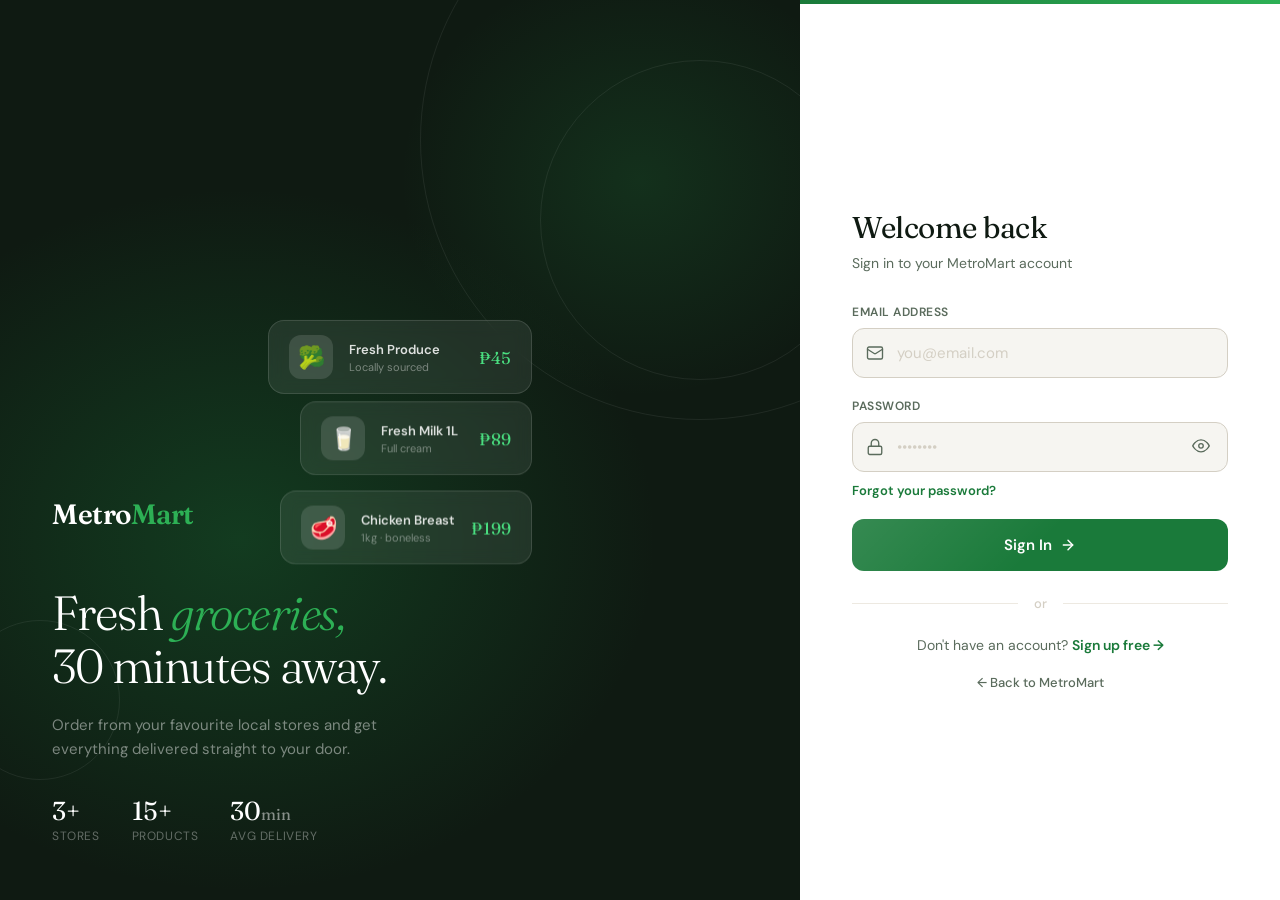
<file: pages/employee-dashboard.html>
<!DOCTYPE html>
<html lang="en">
<head>
<meta charset="UTF-8">
<meta name="viewport" content="width=device-width, initial-scale=1.0">
<title>Employee Dashboard — MetroMart</title>
<link rel="preconnect" href="https://fonts.googleapis.com">
<link href="https://fonts.googleapis.com/css2?family=Fraunces:ital,opsz,wght@0,9..144,300;0,9..144,400;0,9..144,600;1,9..144,300&family=DM+Sans:wght@400;500;600&display=swap" rel="stylesheet">
<link rel="stylesheet" href="../css/styles.css">
<style>
.prod-img{width:48px;height:48px;border-radius:var(--radius-sm);background:var(--green-light);display:flex;align-items:center;justify-content:center;font-size:20px;overflow:hidden;flex-shrink:0;}
.prod-img img{width:100%;height:100%;object-fit:cover;}
.prod-img-preview{width:100%;height:150px;border-radius:var(--radius-md);background:var(--green-light);display:flex;align-items:center;justify-content:center;font-size:56px;overflow:hidden;margin-bottom:12px;border:2px dashed var(--stone-dark);cursor:pointer;}
.prod-img-preview img{width:100%;height:100%;object-fit:cover;}
.merchant-photo-wrap{width:100px;height:100px;border-radius:var(--radius-md);background:var(--green-light);display:flex;align-items:center;justify-content:center;font-size:40px;margin:0 auto 16px;overflow:hidden;border:2px solid var(--stone-dark);cursor:pointer;}
.merchant-photo-wrap img{width:100%;height:100%;object-fit:cover;}
.live-badge{display:inline-block;background:var(--green);color:#fff;padding:3px 10px;border-radius:30px;font-size:12px;font-weight:600;margin-left:8px;vertical-align:middle;}
.action-group{display:flex;gap:6px;flex-wrap:wrap;}
.store-grid{display:grid;gap:20px;}
@media (min-width:900px){.store-grid{grid-template-columns:320px 1fr;}}
.store-profile-card{padding:24px;display:flex;flex-direction:column;align-items:center;justify-content:flex-start;}
.store-profile-card h3{margin-bottom:16px;font-size:18px;}
.store-summary-list{width:100%;margin-top:12px;}
.profile-grid{display:grid;gap:20px;}
@media (min-width:900px){.profile-grid{grid-template-columns:320px 1fr;}}
.profile-preview-card{padding:24px;display:flex;flex-direction:column;align-items:center;gap:16px;text-align:center;}
.profile-preview-card h3{margin-bottom:0;font-size:18px;}
.profile-summary-list{display:grid;gap:12px;width:100%;margin-top:12px;}
.profile-summary-item{display:flex;flex-direction:column;align-items:flex-start;gap:4px;}
.profile-summary-label{font-size:12px;color:var(--ink-soft);text-transform:uppercase;letter-spacing:.5px;}
.profile-edit-card .card-body{padding:24px;}
.profile-note{font-size:13px;color:var(--ink-soft);line-height:1.5;margin-top:18px;}
.profile-avatar{width:100px;height:100px;border-radius:50%;background:var(--green-light);display:flex;align-items:center;justify-content:center;font-size:36px;color:var(--green);border:2px solid var(--stone-dark);}
.store-summary-item{display:flex;justify-content:space-between;gap:10px;padding:12px 0;border-bottom:1px solid rgba(15,23,42,.08);font-size:14px;}
.store-summary-item:last-child{border-bottom:none;}
.store-summary-label{font-size:12px;color:var(--ink-soft);text-transform:uppercase;letter-spacing:.4px;}
.store-preview-title{font-size:16px;font-weight:700;text-align:center;}
.store-note{font-size:12px;color:var(--ink-soft);line-height:1.5;margin-top:18px;text-align:center;}
.img-warn{font-size:12px;color:var(--amber);margin-top:4px;}

/* Low stock notification banner */
.stock-alert-banner{background:#fef9c3;border:1.5px solid #fde68a;border-radius:var(--radius-md);padding:14px 18px;margin-bottom:20px;display:none;}
.stock-alert-banner.show{display:block;}
.stock-alert-title{font-weight:700;color:#854d0e;margin-bottom:8px;font-size:14px;}
.stock-alert-item{display:flex;align-items:center;justify-content:space-between;padding:6px 0;border-bottom:1px solid rgba(133,77,14,.12);font-size:13px;color:#854d0e;}
.stock-alert-item:last-child{border-bottom:none;}
.stock-badge-low{background:#fef9c3;color:#854d0e;border-radius:20px;padding:2px 9px;font-size:11px;font-weight:700;}
.stock-badge-out{background:#fee2e2;color:#991b1b;border-radius:20px;padding:2px 9px;font-size:11px;font-weight:700;}

/* Notification bell */
.notif-bell{position:relative;cursor:pointer;background:none;border:none;padding:6px;font-size:20px;line-height:1;}
.notif-count{position:absolute;top:-2px;right:-2px;background:var(--red);color:#fff;font-size:10px;font-weight:700;min-width:16px;height:16px;border-radius:8px;display:flex;align-items:center;justify-content:center;padding:0 3px;}

/* Duplicate warning in product modal */
.dup-warning{display:none;background:#fef2f2;border:1px solid #fecaca;border-radius:8px;padding:10px 14px;font-size:13px;color:var(--red);margin-bottom:12px;}
.dup-warning.show{display:block;}

/* Sales chart bars */
.sales-bar-wrap{display:flex;align-items:flex-end;gap:6px;height:120px;padding:0 4px;}
.sales-bar-col{display:flex;flex-direction:column;align-items:center;flex:1;gap:4px;}
.sales-bar{width:100%;background:var(--green);border-radius:4px 4px 0 0;min-height:4px;transition:height .4s ease;}
.sales-bar-label{font-size:10px;color:var(--ink-soft);white-space:nowrap;}
.sales-bar-val{font-size:10px;color:var(--green);font-weight:600;}

/* Product sold history */
.sold-row{display:flex;align-items:center;justify-content:space-between;padding:10px 0;border-bottom:1px solid var(--stone-mid);font-size:14px;}
.sold-row:last-child{border-bottom:none;}
.sold-qty-badge{background:var(--green-light);color:var(--green);border-radius:20px;padding:2px 10px;font-size:12px;font-weight:700;}

/* Sales period tabs */
.period-tabs{display:flex;gap:6px;margin-bottom:18px;flex-wrap:wrap;}
.period-tab{padding:6px 16px;border:1.5px solid var(--stone-dark);border-radius:40px;font-size:13px;font-weight:500;cursor:pointer;background:var(--white);font-family:inherit;transition:all .15s;}
.period-tab.active,.period-tab:hover{background:var(--green);color:#fff;border-color:var(--green);}

/* Revenue card */
.revenue-card{background:linear-gradient(135deg,#1a7a3a,#0d5526);color:#fff;border-radius:var(--radius-lg);padding:22px 24px;margin-bottom:20px;}
.revenue-card .big-num{font-family:'Fraunces',serif;font-size:32px;font-weight:300;margin-bottom:4px;}
.revenue-sub-grid{display:grid;grid-template-columns:repeat(3,1fr);gap:10px;margin-top:14px;}
.revenue-sub-item{background:rgba(255,255,255,.12);border-radius:10px;padding:10px 12px;text-align:center;}
.revenue-sub-item .rn{font-family:'Fraunces',serif;font-size:20px;font-weight:300;}
.revenue-sub-item .rl{font-size:10px;opacity:.7;text-transform:uppercase;letter-spacing:.5px;margin-top:2px;}

.pw-strength{margin-top:8px;display:none;}
.pw-strength.show{display:block;}
.pw-bar-track{height:3px;border-radius:2px;background:var(--stone-mid);overflow:hidden;margin-bottom:5px;}
.pw-bar-fill{height:100%;border-radius:2px;transition:width .3s,background .3s;}
.pw-label{font-size:11px;color:var(--ink-soft);}
</style>
</head>
<body>
<div class="app-layout">

  <div class="sidebar">
    <div class="sidebar-logo">Metro<span class="logo-dark">Mart</span></div>
    <div class="sidebar-nav">
      <div class="nav-item active" onclick="showTab('overview')" id="nav-overview"><span class="nav-icon">📊</span> Overview</div>
      <div class="nav-item" onclick="showTab('store')"    id="nav-store">   <span class="nav-icon">🏪</span> My Store</div>
      <div class="nav-item" onclick="showTab('products')" id="nav-products"><span class="nav-icon">🛍️</span> Products</div>
      <div class="nav-item" onclick="showTab('orders')"   id="nav-orders">  <span class="nav-icon">📦</span> Orders</div>
      <div class="nav-item" onclick="showTab('sales')"    id="nav-sales">   <span class="nav-icon">📈</span> Sales</div>
    </div>
    <div class="sidebar-footer">
      <div class="nav-item" onclick="doLogout()"><span class="nav-icon">🚪</span> Log out</div>
    </div>
  </div>

  <div class="main-content">
    <div class="topbar">
      <div class="topbar-title" style="font-family:'Fraunces',serif;font-weight:400;font-size:18px;">
        Employee — <span id="storeName" style="color:var(--green);">Loading…</span>
      </div>
      <div class="topbar-actions">
        <!-- Notification bell for low stock -->
        <button class="notif-bell" id="notifBell" onclick="showTab('products')" title="Low stock alerts" style="display:none;">
          🔔 <span class="notif-count" id="notifCount">0</span>
        </button>
        <div class="profile-wrap">
          <div class="avatar" id="avatarEl" style="background:#0e7490;" onclick="toggleProfileMenu()">E</div>
          <div class="profile-menu" id="profileMenu">
            <div class="profile-menu-item" onclick="showTab('profile'); closeProfileMenu();"><span>👤</span> View Profile</div>
            <div class="profile-menu-item" onclick="doLogout(); closeProfileMenu();"><span>🚪</span> Log out</div>
          </div>
        </div>
      </div>
    </div>

    <div class="page-body">

      <!-- OVERVIEW -->
      <div id="tab-overview">
        <!-- Low stock alert banner on overview -->
        <div class="stock-alert-banner" id="overviewStockAlert">
          <div class="stock-alert-title">⚠️ Stock Alert — Action Required</div>
          <div id="overviewAlertItems"></div>
        </div>

        <div class="stats-grid" style="margin-bottom:28px;">
          <div class="stat-card"><div class="stat-icon">🛍️</div><div class="stat-val" id="cntProducts">0</div><div class="stat-label">Products</div></div>
          <div class="stat-card"><div class="stat-icon">📦</div><div class="stat-val" id="cntOrders">0</div><div class="stat-label">Total Orders</div></div>
          <div class="stat-card"><div class="stat-icon">⏳</div><div class="stat-val" id="cntPending">0</div><div class="stat-label">Pending</div></div>
          <div class="stat-card"><div class="stat-icon">✅</div><div class="stat-val" id="cntReady">0</div><div class="stat-label">Ready</div></div>
          <div class="stat-card"><div class="stat-icon">💰</div><div class="stat-val" id="todaySales">₱0</div><div class="stat-label">Today's Sales</div></div>
          <div class="stat-card"><div class="stat-icon">📅</div><div class="stat-val" id="monthSales">₱0</div><div class="stat-label">This Month</div></div>
        </div>

        <div class="card" style="margin-bottom:20px;">
          <div class="card-header"><h3>Last 7 Days — Daily Revenue</h3></div>
          <div class="card-body">
            <div class="sales-bar-wrap" id="weekChart"><p class="text-muted">Loading…</p></div>
          </div>
        </div>

        <div class="card">
          <div class="card-header">
            <h3>Recent Orders</h3>
            <button class="btn btn-sm btn-secondary" onclick="loadOrders()">🔄 Refresh</button>
          </div>
          <div class="card-body table-wrap">
            <table><thead><tr><th>Order ID</th><th>Customer</th><th>Total</th><th>Status</th><th>Action</th></tr></thead>
            <tbody id="recentOrdersBody"><tr><td colspan="5" style="text-align:center;padding:24px;color:var(--ink-soft);">Loading…</td></tr></tbody></table>
          </div>
        </div>
      </div>

      <!-- MY STORE -->
      <div id="tab-store" style="display:none;">
        <div style="margin-bottom:24px;">
          <h2 style="font-family:'Fraunces',serif;font-size:22px;font-weight:400;margin-bottom:8px;">My Store Profile</h2>
          <p class="text-muted" style="max-width:720px;">Manage your store details, update contact information, and keep your storefront looking polished for customers.</p>
        </div>
        <div class="store-grid">
          <div class="card store-profile-card">
            <h3>Store preview</h3>
            <div class="merchant-photo-wrap" id="merchantImgWrap" onclick="document.getElementById('merchantImgInput').click()">🏪</div>
            <div class="store-preview-title" id="storePreviewName">Store Name</div>
            <div class="store-summary-list">
              <div class="store-summary-item"><div><div class="store-summary-label">Address</div><div id="storePreviewAddress">—</div></div></div>
              <div class="store-summary-item"><div><div class="store-summary-label">Contact</div><div id="storePreviewContact">—</div></div></div>
            </div>
            <div class="store-note">Your store profile appears to customers when they browse products. Keep the name, address, and contact details up to date.</div>
          </div>

          <div class="card store-edit-card">
            <div class="card-body">
              <div style="display:flex;align-items:center;justify-content:space-between;gap:16px;flex-wrap:wrap;margin-bottom:18px;">
                <div>
                  <h3 style="margin:0;font-size:18px;">Edit store details</h3>
                  <div style="font-size:13px;color:var(--ink-soft);">Update the information customers see on your storefront.</div>
                </div>
                <button class="btn btn-primary" onclick="document.getElementById('merchantImgInput').click()">Change Photo</button>
              </div>
              <input type="file" id="merchantImgInput" accept="image/*" style="display:none;" onchange="previewMerchantImg(this)">
              <div class="form-group"><label class="form-label">Store Name <span class="required">*</span></label><input class="form-control" id="mName" oninput="updateStorePreview()"></div>
              <div class="form-group"><label class="form-label">Address</label><input class="form-control" id="mAddress" oninput="updateStorePreview()"></div>
              <div class="form-group"><label class="form-label">Contact</label><input class="form-control" id="mContact" placeholder="9171234567" inputmode="numeric" pattern="[0-9]{10}" maxlength="10" oninput="handlePhoneInput(this); updateStorePreview()"><div class="form-hint" id="mContactHint">Philippine number — 10 digits starting with 9 (e.g. 9171234567)</div><div style="font-size:11px;color:var(--ink-soft);margin-top:4px;">This contact number must be unique for each merchant.</div></div>
              <button class="btn btn-primary w-full" onclick="saveMerchant()" style="padding:12px;font-size:15px;">💾 Update Store</button>
            </div>
          </div>
        </div>
      </div>

      <!-- PRODUCTS -->
      <div id="tab-products" style="display:none;">
        <div class="sec-row">
          <div style="display:flex;align-items:center;gap:10px;">
            <h3 class="sec-title">Products</h3>
            <span class="live-badge" id="liveCount">0</span>
          </div>
          <div style="display:flex;gap:8px;">
            <button class="btn btn-secondary btn-sm" onclick="loadProducts()">🔄 Refresh</button>
            <button class="btn btn-primary" id="addProductBtn">+ Add Product</button>
          </div>
        </div>

        <!-- Stock alert on products tab -->
        <div class="stock-alert-banner" id="productsStockAlert">
          <div class="stock-alert-title">⚠️ Stock Alerts</div>
          <div id="productsAlertItems"></div>
        </div>

        <div style="margin-bottom:14px;">
          <input class="form-control" id="productSearch" placeholder="🔍 Search products…" style="max-width:320px;" oninput="filterProducts(this.value)">
        </div>
        <div class="card">
          <div class="card-body table-wrap">
            <table>
              <thead><tr><th style="width:56px;">Image</th><th>Name</th><th>Category</th><th>Price</th><th>Stock</th><th>Status</th><th>Sold</th><th>Actions</th></tr></thead>
              <tbody id="productsBody"><tr><td colspan="8" style="text-align:center;padding:24px;color:var(--ink-soft);">Loading…</td></tr></tbody>
            </table>
          </div>
        </div>
      </div>

      <!-- ORDERS -->
      <div id="tab-orders" style="display:none;">
        <div class="sec-row">
          <h3 class="sec-title">Customer Orders</h3>
          <button class="btn btn-secondary btn-sm" onclick="loadOrders()">🔄 Refresh</button>
        </div>
        <div style="display:flex;gap:8px;margin-bottom:16px;flex-wrap:wrap;">
          <select class="form-control" id="orderStatusFilter" onchange="renderOrderTable()" style="max-width:220px;">
            <option value="">All Statuses</option>
            <option value="Pending">Pending</option>
            <option value="Ready for Delivery">Ready for Delivery</option>
            <option value="Delivering">Delivering</option>
            <option value="Delivered">Delivered</option>
            <option value="Cancelled">Cancelled</option>
          </select>
          <input class="form-control" id="orderSearch" placeholder="🔍 Search by customer or order ID…" style="max-width:280px;" oninput="renderOrderTable()">
        </div>
        <div class="card">
          <div class="card-body table-wrap">
            <table><thead><tr><th>Order ID</th><th>Date</th><th>Customer</th><th>Total</th><th>Payment</th><th>Status</th><th>Actions</th></tr></thead>
            <tbody id="ordersBody"></tbody></table>
          </div>
        </div>
      </div>

      <!-- SALES ANALYTICS -->
      <div id="tab-sales" style="display:none;">
        <div class="page-header"><h2>Sales Analytics</h2><p>Track revenue and product performance over time.</p></div>
        <div class="period-tabs">
          <button class="period-tab active" onclick="setSalesPeriod(this,'today')">Today</button>
          <button class="period-tab" onclick="setSalesPeriod(this,'week')">This Week</button>
          <button class="period-tab" onclick="setSalesPeriod(this,'month')">This Month</button>
          <button class="period-tab" onclick="setSalesPeriod(this,'year')">This Year</button>
          <button class="period-tab" id="salesDateTab" onclick="showSalesDatePicker(this)">Pick Date</button>
        </div>
        <div id="salesDatePicker" style="display:none;align-items:center;gap:10px;margin-bottom:18px;">
          <label for="salesDateInput" style="font-size:13px;color:var(--ink-soft);margin-right:6px;">Choose date</label>
          <input type="date" id="salesDateInput" class="form-control" style="max-width:180px;" onchange="setSalesPeriodDate(this.value)">
          <button class="btn btn-secondary btn-sm" type="button" onclick="clearSalesDate()">Clear</button>
        </div>
        <div class="revenue-card">
          <div style="font-size:13px;opacity:.7;margin-bottom:6px;" id="salesPeriodLabel">Today's Revenue</div>
          <div class="big-num" id="salesTotalRevenue">₱0.00</div>
          <div class="revenue-sub-grid">
            <div class="revenue-sub-item"><div class="rn" id="salesTotalOrders">0</div><div class="rl">Orders</div></div>
            <div class="revenue-sub-item"><div class="rn" id="salesDelivered">0</div><div class="rl">Delivered</div></div>
            <div class="revenue-sub-item"><div class="rn" id="salesCancelled">0</div><div class="rl">Cancelled</div></div>
          </div>
        </div>
        <div class="card" style="margin-bottom:20px;">
          <div class="card-header"><h3 id="salesChartTitle">Daily Revenue</h3></div>
          <div class="card-body">
            <div class="sales-bar-wrap" id="salesChart" style="height:140px;"></div>
          </div>
        </div>
        <div class="card" style="margin-bottom:20px;">
          <div class="card-header"><h3>Top Selling Products</h3></div>
          <div class="card-body" id="topProductsContainer"><p class="text-muted">Loading…</p></div>
        </div>
        <div class="card">
          <div class="card-header"><h3>Sales History</h3></div>
          <div class="card-body table-wrap">
            <table><thead><tr><th>Order ID</th><th>Date</th><th>Customer</th><th>Items</th><th>Total</th><th>Status</th></tr></thead>
            <tbody id="salesHistoryBody"></tbody></table>
          </div>
        </div>
      </div>

      <!-- PROFILE -->
      <div id="tab-profile" style="display:none;">
        <div style="margin-bottom:20px;">
          <div class="sec-title mb-2">My Profile</div>
          <p class="text-muted" style="max-width:720px;">Review your employee profile and contact details, then update them from a single screen.</p>
        </div>
        <div class="profile-grid">
          <div class="card profile-preview-card">
            <h3>Profile preview</h3>
            <div class="profile-avatar" id="profileAvatar" onclick="document.getElementById('profileImgInput').click()">E</div>
            <input type="file" id="profileImgInput" accept="image/*" style="display:none;" onchange="previewProfileImg(this)">
            <div class="profile-summary-list" style="margin-top:16px;">
              <div class="profile-summary-item"><div class="profile-summary-label">Name</div><div id="profilePreviewName">Employee</div></div>
              <div class="profile-summary-item"><div class="profile-summary-label">Email</div><div id="profilePreviewEmail">—</div></div>
              <div class="profile-summary-item"><div class="profile-summary-label">Phone</div><div id="profilePreviewPhone">—</div></div>
              <div class="profile-summary-item"><div class="profile-summary-label">Position</div><div id="profilePreviewPosition">—</div></div>
            </div>
            <div class="profile-note">This profile is used for store administration and communication. Keep your details current for faster support.</div>
          </div>
          <div>
            <div class="card profile-edit-card">
              <div class="card-body">
                <div class="form-group"><label class="form-label">Email</label><input class="form-control" id="pEmail" disabled></div>
                <div class="form-row">
                  <div class="form-group"><label class="form-label">First Name</label><input class="form-control" id="pFName"></div>
                  <div class="form-group"><label class="form-label">Last Name</label><input class="form-control" id="pLName"></div>
                </div>
                <div class="form-group"><label class="form-label">Phone</label><input class="form-control" id="pPhone" placeholder="9171234567" inputmode="numeric" pattern="[0-9]{10}" maxlength="10" oninput="handlePhoneInput(this)"><div class="form-hint" id="pPhoneHint">Philippine number — 10 digits starting with 9 (e.g. 9171234567). This number must be unique across all users.</div></div>
                <div class="form-group"><label class="form-label">Position</label><input class="form-control" id="pPosition" disabled></div>
                <button class="btn btn-primary" onclick="saveProfile()">💾 Save Changes</button>
              </div>
            </div>
            <div class="card profile-edit-card" style="margin-top:20px;">
              <div class="card-body">
                <div style="font-weight:600;font-size:15px;margin-bottom:16px;">🔑 Change Password</div>
                <div class="form-group"><label class="form-label">Current Password</label><input class="form-control" id="oldPw" type="password"></div>
                <div class="form-group"><label class="form-label">New Password <span style="font-size:11px;color:var(--ink-soft);font-weight:400;text-transform:none;">(min 8 characters)</span></label>
                  <input class="form-control" id="newPw" type="password" placeholder="At least 8 characters" oninput="checkPwStrength(this.value)">
                  <div class="pw-strength" id="pwStrengthWrap">
                    <div class="pw-bar-track"><div class="pw-bar-fill" id="pwBar"></div></div>
                    <span class="pw-label" id="pwLabel"></span>
                  </div>
                </div>
                <div class="form-group"><label class="form-label">Confirm New Password</label><input class="form-control" id="confirmPw" type="password"></div>
                <button class="btn btn-secondary" onclick="changePassword()">Update Password</button>
              </div>
            </div>
          </div>
        </div>
      </div>

    </div>
  </div>
</div>

<!-- Product Modal -->
<div class="modal-overlay" id="productModal">
  <div class="modal">
    <div class="modal-header">
      <h3 id="productModalTitle">Add Product</h3>
      <button class="modal-close" onclick="closeModal('productModal')">✕</button>
    </div>
    <div class="modal-body">
      <div style="text-align:center;margin-bottom:16px;">
        <div class="prod-img-preview" id="prodImgPreview" onclick="document.getElementById('prodImgInput').click()">🛍️</div>
        <div class="img-warn" id="imgWarn" style="display:none;">⚠️ Image is large — may be slow to upload.</div>
        <div style="font-size:12px;color:var(--ink-soft);">Click to upload image (max 2MB, jpg/png/gif/webp)</div>
        <input type="file" id="prodImgInput" name="image" accept="image/*" style="display:none;" onchange="previewProdImg(this)">
      </div>
      <!-- Duplicate name warning -->
      <div class="dup-warning" id="dupWarning"></div>
      <div class="form-group">
        <label class="form-label">Product Name <span class="required">*</span></label>
        <input class="form-control" id="pName" placeholder="e.g. Fresh Eggs (12pcs)" oninput="checkDuplicateName(this.value)">
      </div>
      <div class="form-group"><label class="form-label">Description</label><textarea class="form-control" id="pDesc" rows="2"></textarea></div>
      <div class="form-row">
        <div class="form-group"><label class="form-label">Price (₱) <span class="required">*</span></label><input class="form-control" id="pPrice" type="number" min="0" step="0.01"></div>
        <div class="form-group"><label class="form-label">Stock <span class="required">*</span></label><input class="form-control" id="pQty" type="number" min="0" value="0"></div>
      </div>
      <div class="form-group"><label class="form-label">Category (choose one or more)</label>
        <div id="pCatWrap" style="display:grid;grid-template-columns:repeat(2,1fr);gap:6px;">
          <label><input type="checkbox" class="p-cat-checkbox" value="grocery"> Grocery</label>
          <label><input type="checkbox" class="p-cat-checkbox" value="fresh"> Fresh Produce</label>
          <label><input type="checkbox" class="p-cat-checkbox" value="dairy"> Dairy &amp; Eggs</label>
          <label><input type="checkbox" class="p-cat-checkbox" value="meat"> Meat &amp; Seafood</label>
          <label><input type="checkbox" class="p-cat-checkbox" value="bakery"> Bakery</label>
          <label><input type="checkbox" class="p-cat-checkbox" value="beverages"> Beverages</label>
          <label><input type="checkbox" class="p-cat-checkbox" value="snacks"> Snacks</label>
          <label><input type="checkbox" class="p-cat-checkbox" value="household"> Household</label>
          <label><input type="checkbox" class="p-cat-checkbox" value="personal"> Personal Care</label>
          <label><input type="checkbox" class="p-cat-checkbox" value="baby"> Baby Products</label>
          <label><input type="checkbox" class="p-cat-checkbox" value="pets"> Pet Supplies</label>
        </div>
      </div>
      <input type="hidden" id="editProdId">
    </div>
    <div class="modal-footer">
      <button class="btn btn-secondary" onclick="closeModal('productModal')">Cancel</button>
      <button class="btn btn-primary" id="saveProdBtn" onclick="saveProduct()">Add Product</button>
    </div>
  </div>
</div>

<!-- Order Detail Modal -->
<div class="modal-overlay" id="orderModal">
  <div class="modal" style="max-width:480px;">
    <div class="modal-header"><h3>Order Details</h3><button class="modal-close" onclick="closeModal('orderModal')">✕</button></div>
    <div class="modal-body" id="orderModalBody"></div>
    <div class="modal-footer" id="orderModalFooter"></div>
  </div>
</div>

<div id="toast"></div>

<script>
const API = '../api/';
let currentUser = null, merchantId = null;
let employeeProfile = null;
// profile image uploads disabled
let profileImgFile = null;
let allReports = []; // Track reports for cancelled orders
document.addEventListener('DOMContentLoaded', () => {
  const inp = document.getElementById('profileImgInput'); if (inp) inp.remove();
  const avatar = document.getElementById('profileAvatar'); if (avatar) avatar.removeAttribute('onclick');
});
let profileMenuOpen = false;
let allProducts = [], allOrders = [];
let salesPeriod = 'today', salesCustomDate = null;
const LOW_STOCK_THRESHOLD = 5; // items at or below this are "low stock"

async function api(path, opts = {}) {
  try {
    const isForm = opts.body instanceof FormData;
    const r = await fetch(API + path, { headers: isForm ? {} : { 'Content-Type': 'application/json' }, ...opts });
    return await r.json();
  } catch(e) { return { ok: false, error: e.message }; }
}

// ── Init ───────────────────────────────────────
(async () => {
  const me = await api('auth/?action=me');
  if (!me.ok || me.data.role !== 'employee') { window.location.href = '../login.html'; return; }
  if (me.data.status !== 'active') { window.location.href = '../pages/application-status.html'; return; }
  currentUser = me.data;
  document.getElementById('avatarEl').textContent = (currentUser.name || 'E')[0].toUpperCase();
  document.getElementById('pEmail').value = currentUser.email || '';

  // Force password change check
  if (me.data.force_password_change) { window.location.href = '../change-password.html'; return; }

  const empRes = await api('employees/?action=me');
  if (!empRes.ok) { showToast('Could not load employee profile', 'error'); return; }
  employeeProfile = empRes.data || {};
  merchantId = employeeProfile.merchant_id;

  document.getElementById('storeName').textContent = employeeProfile.merchant_name || 'My Store';
  document.getElementById('mName').value    = employeeProfile.merchant_name    || '';
  document.getElementById('mAddress').value = employeeProfile.merchant_address || '';
  document.getElementById('mContact').value = employeeProfile.merchant_contact || '';
  updateStorePreview();
  document.getElementById('pEmail').value = employeeProfile.email || currentUser.email || '';
  document.getElementById('pFName').value   = employeeProfile.fname || '';
  document.getElementById('pLName').value   = employeeProfile.lname || '';
  document.getElementById('pPhone').value   = employeeProfile.phone || '';
  document.getElementById('pPosition').value = employeeProfile.position || '';
  profileImgFile = null;
  const profileInput = document.getElementById('profileImgInput');
  if (profileInput) profileInput.value = '';

  if (employeeProfile.profile_image) {
    document.getElementById('profileAvatar').innerHTML = '<img src="../' + employeeProfile.profile_image + '" style="width:100%;height:100%;object-fit:cover;">';
    document.getElementById('avatarEl').innerHTML = '<img src="../' + employeeProfile.profile_image + '" style="width:100%;height:100%;object-fit:cover;">';
  }

  updateProfilePreview();

  if (employeeProfile.merchant_image) {
    document.getElementById('merchantImgWrap').innerHTML =
      '<img src="../' + employeeProfile.merchant_image + '" style="width:100%;height:100%;object-fit:cover;">';
  }

  document.getElementById('addProductBtn').addEventListener('click', openProductModal);
  await Promise.all([loadProducts(), loadOrders()]);
})();

// ── Low stock detection ────────────────────────
function checkStockAlerts(products) {
  const alerts = products.filter(p => {
    const qty = parseInt(p.qty || 0);
    return qty <= LOW_STOCK_THRESHOLD;
  });

  // Notification bell
  const bell = document.getElementById('notifBell');
  const count = document.getElementById('notifCount');
  if (alerts.length > 0) {
    bell.style.display = 'inline-block';
    count.textContent = alerts.length;
  } else {
    bell.style.display = 'none';
  }

  // Build alert HTML
  const alertHTML = alerts.map(p => {
    const qty = parseInt(p.qty || 0);
    const isOut = qty === 0;
    return '<div class="stock-alert-item">' +
      '<span>' + esc(p.name) + '</span>' +
      '<span>' +
        (isOut
          ? '<span class="stock-badge-out">OUT OF STOCK</span>'
          : '<span class="stock-badge-low">' + qty + ' left</span>') +
        ' <button class="btn btn-sm btn-primary" style="margin-left:8px;padding:3px 10px;" onclick="closeAlertAndRestock(' + p.id + ')">+10 Stock</button>' +
      '</span>' +
    '</div>';
  }).join('');

  // Overview alert
  const overviewAlert = document.getElementById('overviewStockAlert');
  const overviewItems = document.getElementById('overviewAlertItems');
  if (alerts.length) {
    overviewAlert.classList.add('show');
    overviewItems.innerHTML = alertHTML;
  } else {
    overviewAlert.classList.remove('show');
  }

  // Products tab alert
  const productsAlert = document.getElementById('productsStockAlert');
  const productsItems = document.getElementById('productsAlertItems');
  if (alerts.length) {
    productsAlert.classList.add('show');
    productsItems.innerHTML = alertHTML;
  } else {
    productsAlert.classList.remove('show');
  }
}

async function closeAlertAndRestock(productId) {
  await restockProduct(productId, 10);
}

// ── Duplicate name detection ───────────────────
// Normalizes a product name for comparison:
// removes trailing 's', converts to lowercase, strips punctuation/spaces
function normalizeName(name) {
  return name.toLowerCase()
    .replace(/[^a-z0-9]/g, '') // remove non-alphanumeric
    .replace(/s+$/, '');       // remove trailing 's' (egg/eggs, tomato/tomatoes handled differently)
}

// Levenshtein distance for similarity
function levenshtein(a, b) {
  const m = a.length, n = b.length;
  const dp = Array.from({ length: m + 1 }, (_, i) => [i, ...Array(n).fill(0)]);
  dp[0] = Array.from({ length: n + 1 }, (_, j) => j);
  for (let i = 1; i <= m; i++) {
    for (let j = 1; j <= n; j++) {
      dp[i][j] = a[i-1] === b[j-1]
        ? dp[i-1][j-1]
        : 1 + Math.min(dp[i-1][j], dp[i][j-1], dp[i-1][j-1]);
    }
  }
  return dp[m][n];
}

function isSimilarName(nameA, nameB) {
  const a = normalizeName(nameA);
  const b = normalizeName(nameB);
  if (a === b) return true; // exact normalized match (egg === eggs)
  const maxLen = Math.max(a.length, b.length);
  if (maxLen === 0) return false;
  const dist = levenshtein(a, b);
  // Similar if edit distance is ≤ 2 AND names are short enough that this matters
  // e.g. "egg" vs "eggs" → dist 0 after normalization
  // "milk" vs "milks" → dist 0
  // "apple" vs "apples" → dist 0
  return dist <= 1 && maxLen <= 12;
}

function checkDuplicateName(value) {
  const editId = document.getElementById('editProdId').value;
  const warn = document.getElementById('dupWarning');
  if (!value.trim()) { warn.classList.remove('show'); return; }

  const similar = allProducts.filter(p => {
    if (String(p.id) === String(editId)) return false; // skip self when editing
    return isSimilarName(value, p.name);
  });

  if (similar.length) {
    warn.textContent = '⚠ Similar product already exists: "' + similar.map(p => p.name).join('", "') + '". Please check if this is a duplicate.';
    warn.classList.add('show');
  } else {
    warn.classList.remove('show');
  }
}

// ── Products ───────────────────────────────────
async function loadProducts() {
  if (!merchantId) return;
  const d = await api('products/?all=1&merchant_id=' + merchantId + '&limit=200');
  allProducts = d.data || [];
  document.getElementById('cntProducts').textContent = allProducts.length;
  document.getElementById('liveCount').textContent   = allProducts.filter(p => p.status === 'Available').length;
  checkStockAlerts(allProducts);
  renderProductTable(allProducts);
}

function filterProducts(q) {
  if (!q) { renderProductTable(allProducts); return; }
  renderProductTable(allProducts.filter(p => p.name.toLowerCase().includes(q.toLowerCase())));
}

function calcProductSold(prodId) {
  let total = 0;
  allOrders.forEach(o => {
    if (o.status === 'Delivered' && o.items) {
      o.items.filter(i => i.product_id == prodId).forEach(i => { total += parseInt(i.qty || 0); });
    }
  });
  return total;
}

function renderProductTable(list) {
  const tbody = document.getElementById('productsBody');
  // Filter out cancelled/unavailable products - only show Available status
  const availableList = list.filter(p => p.status === 'Available');
  
  if (!availableList.length) {
    tbody.innerHTML = '<tr><td colspan="8" style="text-align:center;padding:48px;color:var(--ink-soft);">' +
      '<div style="font-size:48px;margin-bottom:14px;">🛍️</div>' +
      '<div style="font-size:17px;font-weight:600;margin-bottom:8px;">No products yet</div>' +
      '<button class="btn btn-primary" onclick="openProductModal()">+ Add First Product</button>' +
      '</td></tr>';
    return;
  }
  tbody.innerHTML = availableList.map(p => {
    const qty = parseInt(p.qty || 0);
    const isOut = qty === 0;
    const isLow = !isOut && qty <= LOW_STOCK_THRESHOLD;
    const qc = isOut ? 'badge-red' : isLow ? 'badge-yellow' : qty <= 20 ? 'badge-green' : 'badge-green';
    const sold = calcProductSold(p.id);
    const stockLabel = isOut
      ? '<span class="badge badge-red">OUT OF STOCK</span>'
      : isLow
        ? '<span class="badge badge-yellow">⚠ ' + qty + '</span>'
        : '<span class="badge badge-green">' + qty + '</span>';

    // render category badges (support multiple categories stored as JSON array or comma-separated string)
    const catSource = p.category_ids || p.category_id || 'general';
    let catList = [];
    if (Array.isArray(catSource)) {
      catList = catSource;
    } else if (typeof catSource === 'string' && catSource.trim().startsWith('[')) {
      try { catList = JSON.parse(catSource); } catch (e) { catList = catSource.split(/\s*,\s*/).filter(Boolean); }
    } else {
      catList = (typeof catSource === 'string') ? catSource.split(/\s*,\s*/).filter(Boolean) : [String(catSource)];
    }
    const catHtml = catList.map(c => '<span class="badge badge-blue">' + esc(c) + '</span>').join(' ');

    return '<tr>' +
      '<td><div class="prod-img">' + (p.image_path ? '<img src="../' + p.image_path + '" alt="">' : '🛍️') + '</div></td>' +
      '<td><strong>' + esc(p.name) + '</strong>' + (p.description ? '<br><small style="color:var(--ink-soft);">' + esc(p.description.slice(0, 50)) + '</small>' : '') + '</td>' +
      '<td>' + catHtml + '</td>' +
      '<td><strong>₱' + parseFloat(p.price || 0).toFixed(2) + '</strong></td>' +
      '<td>' + stockLabel + '</td>' +
      '<td><span class="badge ' + (p.status === 'Available' ? 'badge-green' : 'badge-red') + '">' + (isOut ? 'Out of Stock' : p.status || '—') + '</span></td>' +
      '<td><span style="font-weight:600;color:var(--green);">' + sold + '</span></td>' +
      '<td><div class="action-group">' +
        '<button class="btn btn-sm btn-secondary" onclick="editProduct(' + p.id + ')">✏️</button>' +
        '<button class="btn btn-sm btn-secondary" onclick="restockProduct(' + p.id + ',10)" title="+10 stock">+10</button>' +
        '<button class="btn btn-sm btn-danger" onclick="deleteProduct(' + p.id + ')">🗑️</button>' +
      '</div></td>' +
    '</tr>';
  }).join('');
}

function openProductModal() {
  if (!merchantId) { showToast('No merchant assigned — contact admin', 'error'); return; }
  document.getElementById('productModalTitle').textContent = 'Add Product';
  document.getElementById('saveProdBtn').textContent = 'Add Product';
  document.getElementById('editProdId').value = '';
  ['pName', 'pDesc', 'pPrice'].forEach(id => document.getElementById(id).value = '');
  document.getElementById('pQty').value = '0';
  // reset category checkboxes: default to 'grocery'
  document.querySelectorAll('.p-cat-checkbox').forEach(cb => cb.checked = (cb.value === 'grocery'));
  document.getElementById('prodImgPreview').innerHTML = '🛍️';
  document.getElementById('prodImgInput').value = '';
  document.getElementById('imgWarn').style.display = 'none';
  document.getElementById('dupWarning').classList.remove('show');
  document.getElementById('productModal').classList.add('open');
}

function editProduct(id) {
  const p = allProducts.find(x => x.id == id); if (!p) return;
  document.getElementById('productModalTitle').textContent = 'Edit Product';
  document.getElementById('saveProdBtn').textContent = 'Update Product';
  document.getElementById('editProdId').value = id;
  document.getElementById('pName').value  = p.name        || '';
  document.getElementById('pDesc').value  = p.description || '';
  document.getElementById('pPrice').value = p.price       || '';
  document.getElementById('pQty').value   = p.qty         || '0';
  // support multiple categories stored as JSON array or comma-separated string
  const catSource = p.category_ids || p.category_id || 'grocery';
  let cats = [];
  if (Array.isArray(catSource)) {
    cats = catSource;
  } else if (typeof catSource === 'string' && catSource.trim().startsWith('[')) {
    try { cats = JSON.parse(catSource); } catch (e) { cats = catSource.split(/\s*,\s*/).filter(Boolean); }
  } else {
    cats = (typeof catSource === 'string') ? catSource.split(/\s*,\s*/).filter(Boolean) : [String(catSource)];
  }
  document.querySelectorAll('.p-cat-checkbox').forEach(cb => cb.checked = cats.includes(cb.value));
  document.getElementById('prodImgPreview').innerHTML = p.image_path
    ? '<img src="../' + p.image_path + '" style="width:100%;height:100%;object-fit:cover;">'
    : '🛍️';
  document.getElementById('dupWarning').classList.remove('show');
  document.getElementById('productModal').classList.add('open');
}

function previewProdImg(input) {
  const file = input.files[0]; if (!file) return;
  const allowed = ['image/jpeg', 'image/png', 'image/gif', 'image/webp'];
  const warn = document.getElementById('imgWarn');
  if (!allowed.includes(file.type)) {
    warn.textContent = '⚠️ Unsupported format. Use jpg, png, gif, or webp.';
    warn.style.display = 'block';
    input.value = '';
    return;
  }
  if (file.size > 2 * 1024 * 1024) {
    warn.textContent = '⚠️ File too large. Max 2MB.';
    warn.style.display = 'block';
  } else if (file.size > 1000000) {
    warn.textContent = '⚠️ Image is large — may be slow to upload.';
    warn.style.display = 'block';
  } else {
    warn.style.display = 'none';
  }
  const r = new FileReader();
  r.onload = e => { document.getElementById('prodImgPreview').innerHTML = '<img src="' + e.target.result + '" style="width:100%;height:100%;object-fit:cover;">'; };
  r.readAsDataURL(file);
}

async function saveProduct() {
  const name  = document.getElementById('pName').value.trim();
  const price = parseFloat(document.getElementById('pPrice').value);
  const qty   = parseInt(document.getElementById('pQty').value);

  if (!name)  return showToast('Product name is required', 'error');
  if (isNaN(price) || price <= 0) return showToast('Enter a valid price > 0', 'error');
  if (isNaN(qty)   || qty < 0)    return showToast('Enter a valid stock quantity', 'error');
  if (!merchantId) return showToast('No merchant assigned', 'error');

  const editId = document.getElementById('editProdId').value;

  // Strict duplicate check: exact same name (case-insensitive)
  const exactDup = allProducts.find(p =>
    String(p.id) !== String(editId) &&
    p.name.toLowerCase().trim() === name.toLowerCase().trim()
  );
  if (exactDup) return showToast('A product named "' + exactDup.name + '" already exists. Use a different name.', 'error');

  // Similar name check — warn but allow with confirm
  const similarDup = allProducts.find(p =>
    String(p.id) !== String(editId) &&
    p.name.toLowerCase().trim() !== name.toLowerCase().trim() &&
    isSimilarName(name, p.name)
  );
  if (similarDup) {
    if (!confirm('A similar product "' + similarDup.name + '" already exists.\nAre you sure you want to add "' + name + '" as a separate product?')) return;
  }

  const btn = document.getElementById('saveProdBtn');
  btn.disabled = true; btn.textContent = 'Saving…';

  const form = new FormData();
  form.append('name',        name);
  form.append('description', document.getElementById('pDesc').value.trim());
  form.append('price',       price);
  form.append('qty',         qty);
  // collect selected categories (allow multiple). send as comma-separated string.
  const selectedCats = Array.from(document.querySelectorAll('.p-cat-checkbox:checked')).map(x => x.value);
  form.append('category_id', (selectedCats.length ? selectedCats.join(',') : 'grocery'));
  form.append('merchant_id', merchantId);
  if (editId) form.append('id', editId);
  const imgFile = document.getElementById('prodImgInput').files[0];
  if (imgFile) form.append('image', imgFile);

  const url = editId ? 'products/?id=' + editId : 'products/';
  let d;
  try {
    const r = await fetch(API + url, { method: 'POST', body: form });
    d = await r.json();
  } catch(e) { showToast('Network error', 'error'); btn.disabled = false; btn.textContent = editId ? 'Update Product' : 'Add Product'; return; }

  btn.disabled = false; btn.textContent = editId ? 'Update Product' : 'Add Product';
  if (!d.ok) return showToast(d.error || 'Failed', 'error');
  showToast(editId ? '"' + name + '" updated ✓' : '"' + name + '" added ✓', 'success');
  closeModal('productModal');
  await loadProducts();
}

async function restockProduct(id, amount) {
  const p = allProducts.find(x => x.id == id); if (!p) return;
  const form = new FormData();
  form.append('name',        p.name);
  form.append('description', p.description || '');
  form.append('price',       p.price);
  form.append('qty',         (parseInt(p.qty) || 0) + amount);
  const catSource = p.category_ids || p.category_id || 'grocery';
  let categoryValue = catSource;
  if (Array.isArray(catSource)) categoryValue = catSource.join(',');
  form.append('category_id', categoryValue);
  form.append('merchant_id', merchantId);
  form.append('id',          id);
  const r = await fetch(API + 'products/?id=' + id, { method: 'POST', body: form });
  const d = await r.json();
  if (!d.ok) return showToast(d.error || 'Failed', 'error');
  showToast('+' + amount + ' stock added ✓', 'success');
  await loadProducts();
}

async function deleteProduct(id) {
  if (!confirm('Delete this product permanently?')) return;
  const d = await api('products/?id=' + id, { method: 'DELETE' });
  if (!d.ok) return showToast(d.error || 'Failed', 'error');
  showToast('Deleted ✓', 'success');
  await loadProducts();
}

// ── Orders ─────────────────────────────────────
async function loadOrders() {
  const d = await api('orders/');
  allOrders = d.data || [];
  const activeOrders = allOrders.filter(o => o.status !== 'Cancelled');
  const cancelled = allOrders.filter(o => o.status === 'Cancelled');
  
  // Load reports to check for reported orders
  await loadReports();
  
  document.getElementById('cntOrders').textContent  = activeOrders.length;
  document.getElementById('cntPending').textContent = activeOrders.filter(o => o.status === 'Pending').length;
  document.getElementById('cntReady').textContent   = activeOrders.filter(o => o.status === 'Ready for Delivery').length;

  const delivered = activeOrders.filter(o => o.status === 'Delivered');
  const todayTotal  = delivered.filter(o => isInPeriod(o.ordered_at, 'today')).reduce((s, o) => s + parseFloat(o.total || 0), 0);
  const monthTotal  = delivered.filter(o => isInPeriod(o.ordered_at, 'month')).reduce((s, o) => s + parseFloat(o.total || 0), 0);
  document.getElementById('todaySales').textContent = '₱' + todayTotal.toFixed(0);
  document.getElementById('monthSales').textContent = '₱' + monthTotal.toFixed(0);

  renderOrderTable();
  renderRecentOrders();
  renderWeekChart();
  renderSalesTab();
}

async function loadReports() {
  try {
    const d = await api('report/reports.php');
    if (d.ok && d.data) {
      allReports = d.data;
    } else {
      allReports = [];
    }
  } catch (e) {
    allReports = [];
  }
}

function getOrderReport(orderId) {
  return allReports.find(r => r.order_id == orderId);
}

function isInPeriod(dateStr, period) {
  if (!dateStr) return false;
  const d = new Date(dateStr);
  if (period === 'date') {
    if (!salesCustomDate) return false;
    const selected = new Date(salesCustomDate);
    selected.setHours(0,0,0,0);
    const target = new Date(d);
    target.setHours(0,0,0,0);
    return target.getTime() === selected.getTime();
  }
  const now = new Date();
  if (period === 'today')  return d.toDateString() === now.toDateString();
  if (period === 'week')   { const w = new Date(now); w.setDate(now.getDate() - 7); return d >= w; }
  if (period === 'month')  return d.getMonth() === now.getMonth() && d.getFullYear() === now.getFullYear();
  if (period === 'year')   return d.getFullYear() === now.getFullYear();
  return true;
}

function renderOrderTable() {
  const filter = document.getElementById('orderStatusFilter').value;
  const search = (document.getElementById('orderSearch').value || '').toLowerCase();
  const sc = { 'Pending': 'badge-yellow', 'Ready for Delivery': 'badge-blue', 'Delivering': 'badge-blue', 'Delivered': 'badge-green', 'Cancelled': 'badge-red' };
  let list = allOrders;
  // Show all statuses if "All Statuses" is selected
  if (filter) {
    list = list.filter(o => o.status === filter);
  }
  if (search) list = list.filter(o => (o.customer_name || '').toLowerCase().includes(search) || String(o.id).includes(search));
  document.getElementById('ordersBody').innerHTML = list.slice(0, 100).map(o => {
    const date = o.ordered_at ? new Date(o.ordered_at).toLocaleDateString('en-PH', { month: 'short', day: 'numeric', year: 'numeric', hour: '2-digit', minute: '2-digit' }) : '—';
    const isCOD = (o.pay_method || 'cod') === 'cod';
    const report = getOrderReport(o.id);
    const reportBadge = report ? '<span class="badge" style="background:#fca5a5;color:#7f1d1d;margin-left:4px;">🚩 Reported</span>' : '';
    return '<tr>' +
      '<td>#' + String(o.id) + '</td>' +
      '<td>' + date + '</td>' +
      '<td>' + esc(o.customer_name || '—') + '</td>' +
      '<td>₱' + parseFloat(o.total || 0).toFixed(2) + '</td>' +
      '<td>' + (isCOD ? '💵 COD' : '📱 Cashless') + '</td>' +
      '<td><span class="badge ' + (sc[o.status] || 'badge-gray') + '">' + o.status + '</span>' + reportBadge + '</td>' +
      '<td><div class="action-group">' +
        '<button class="btn btn-sm btn-secondary" onclick="viewOrder(' + o.id + ')">👁 View</button>' +
        (o.status === 'Pending' ? '<button class="btn btn-sm btn-primary" onclick="updateStatus(' + o.id + ',\'Ready for Delivery\')">✅ Ready</button>' : '') +
      '</div></td>' +
      '</tr>';
  }).join('') || '<tr><td colspan="7" class="text-muted text-center" style="padding:32px;">No orders found.</td></tr>';
}

function renderRecentOrders() {
  const sc = { 'Pending': 'badge-yellow', 'Ready for Delivery': 'badge-blue', 'Delivering': 'badge-blue', 'Delivered': 'badge-green', 'Cancelled': 'badge-red' };
  const activeOrders = allOrders.filter(o => o.status !== 'Cancelled');
  document.getElementById('recentOrdersBody').innerHTML = activeOrders.slice(0, 5).map(o =>
    '<tr>' +
    '<td>#' + String(o.id) + '</td>' +
    '<td>' + esc(o.customer_name || '—') + '</td>' +
    '<td>₱' + parseFloat(o.total || 0).toFixed(2) + '</td>' +
    '<td><span class="badge ' + (sc[o.status] || 'badge-gray') + '">' + o.status + '</span></td>' +
    '<td>' + (o.status === 'Pending'
      ? '<button class="btn btn-sm btn-primary" onclick="updateStatus(' + o.id + ',\'Ready for Delivery\')">✅ Ready</button>'
      : '—') + '</td>' +
    '</tr>'
  ).join('') || '<tr><td colspan="5" class="text-muted text-center" style="padding:24px;">No orders.</td></tr>';
}

async function updateStatus(id, status) {
  const d = await api('orders/?id=' + id, { method: 'PATCH', body: JSON.stringify({ status }) });
  if (!d.ok) return showToast(d.error || 'Failed', 'error');
  showToast('Order marked "' + status + '" ✓', 'success');
  await loadOrders();
  await loadProducts(); // refresh stock after status change
}

function viewOrder(id) {
  const o = allOrders.find(x => x.id == id); if (!o) return;
  const sc = { 'Pending': 'badge-yellow', 'Ready for Delivery': 'badge-blue', 'Delivering': 'badge-blue', 'Delivered': 'badge-green', 'Cancelled': 'badge-red' };
  const date  = o.ordered_at ? new Date(o.ordered_at).toLocaleString('en-PH') : '—';
  const items = (o.items || []).filter(i => i.status !== 'Cancelled');
  const isCOD = (o.pay_method || 'cod') === 'cod';
   const report = getOrderReport(o.id);
   const reportSection = report ? 
     '<div style="background:#fee2e2;border:1.5px solid #fca5a5;border-radius:10px;padding:14px;margin-bottom:14px;">' +
     '<div style="font-weight:700;color:#991b1b;margin-bottom:8px;">🚩 Reported Order</div>' +
     '<div style="font-size:13px;color:#7f1d1d;margin-bottom:6px;"><strong>Label Report:</strong> ' + esc(report.reason || 'Other') + '</div>' +
     '<div style="font-size:13px;color:#7f1d1d;margin-bottom:6px;"><strong>Reporter:</strong> ' + esc(report.reporter_name || 'Rider') + '</div>' +
     (report.details ? '<div style="font-size:13px;color:#7f1d1d;margin-bottom:6px;"><strong>Details:</strong> ' + esc(report.details) + '</div>' : '') +
     '<div style="font-size:12px;color:#7f1d1d;margin-top:8px;"><strong>Status:</strong> ' + report.status.toUpperCase() + '</div>' +
     '</div>' : '';

  document.getElementById('orderModalBody').innerHTML =
    '<div style="margin-bottom:14px;">' +
      '<div style="font-size:17px;font-weight:700;">#' + String(o.id) + '</div>' +
      '<span class="badge ' + (sc[o.status] || 'badge-gray') + '">' + o.status + '</span>' +
      '<div style="font-size:13px;color:var(--ink-soft);margin-top:6px;">' + date + '</div>' +
    '</div>' +
    '<div style="background:var(--green-light);border-radius:10px;padding:14px;margin-bottom:14px;">' +
      '<div style="font-weight:600;margin-bottom:8px;">👤 Customer</div>' +
      '<div style="font-size:14px;">' + esc(o.customer_name || '—') + '</div>' +
      (o.customer_phone ? '<div style="font-size:13px;color:var(--ink-soft);">📞 ' + esc(o.customer_phone) + '</div>' : '') +
      (o.delivery_address ? '<div style="font-size:13px;color:var(--ink-soft);margin-top:4px;">📍 ' + esc(o.delivery_address) + '</div>' : '') +
    '</div>' +
    '<div style="background:' + (isCOD ? '#f0fdf4' : '#eff6ff') + ';border-radius:8px;padding:10px 14px;margin-bottom:12px;font-size:13px;font-weight:600;color:' + (isCOD ? 'var(--green)' : '#1d68d9') + ';">' +
      (isCOD ? '💵 Cash on Delivery' : '📱 Cashless — already paid') +
    '</div>' +
     reportSection +
     '<div style="font-weight:600;margin-bottom:8px;">🛍️ Items</div>' +
    (items.map(i =>
      '<div style="font-size:14px;padding:6px 0;border-bottom:1px solid var(--stone-mid);display:flex;justify-content:space-between;">' +
      '<span>' + esc(i.product_name || 'Item') + ' × ' + i.qty + '</span>' +
      '<span style="color:var(--green);font-weight:600;">₱' + parseFloat(i.subtotal || 0).toFixed(2) + '</span>' +
      '</div>'
    ).join('') || '<div style="color:var(--ink-soft);padding:12px 0;font-size:13px;">No items data.</div>') +
    '<div style="margin-top:14px;font-weight:700;color:var(--green);font-size:18px;">Total: ₱' + parseFloat(o.total || 0).toFixed(2) + '</div>';

  document.getElementById('orderModalFooter').innerHTML =
    '<button class="btn btn-secondary" onclick="closeModal(\'orderModal\')">Close</button>' +
    (o.status === 'Pending' ? '<button class="btn btn-primary" onclick="updateStatus(' + o.id + ',\'Ready for Delivery\');closeModal(\'orderModal\')">✅ Mark Ready</button>' : '');
  document.getElementById('orderModal').classList.add('open');
}

// ── Sales analytics ────────────────────────────
function setSalesPeriod(btn, period) {
  salesPeriod = period;
  if (period !== 'date') salesCustomDate = null;
  document.querySelectorAll('.period-tab').forEach(b => b.classList.remove('active'));
  btn.classList.add('active');
  document.getElementById('salesDatePicker').style.display = 'none';
  renderSalesTab();
}

function showSalesDatePicker(btn) {
  salesPeriod = 'date';
  salesCustomDate = document.getElementById('salesDateInput').value || new Date().toISOString().slice(0,10);
  document.getElementById('salesDateInput').value = salesCustomDate;
  document.querySelectorAll('.period-tab').forEach(b => b.classList.remove('active'));
  btn.classList.add('active');
  document.getElementById('salesDatePicker').style.display = 'flex';
  renderSalesTab();
}

function setSalesPeriodDate(value) {
  if (!value) return;
  salesPeriod = 'date';
  salesCustomDate = value;
  document.querySelectorAll('.period-tab').forEach(b => b.classList.remove('active'));
  document.getElementById('salesDateTab').classList.add('active');
  document.getElementById('salesDatePicker').style.display = 'flex';
  renderSalesTab();
}

function clearSalesDate() {
  salesCustomDate = null;
  salesPeriod = 'today';
  document.getElementById('salesDatePicker').style.display = 'none';
  document.querySelectorAll('.period-tab').forEach((b, i) => {
    b.classList.toggle('active', i === 0);
  });
  renderSalesTab();
}

function renderSalesTab() {
  const delivered = allOrders.filter(o => o.status === 'Delivered' && isInPeriod(o.ordered_at, salesPeriod));
  const cancelled = allOrders.filter(o => o.status === 'Cancelled' && isInPeriod(o.ordered_at, salesPeriod));
  const total     = delivered.reduce((s, o) => s + parseFloat(o.total || 0), 0);
  const labels    = {
    today: "Today's Revenue",
    week: 'This Week',
    month: 'This Month',
    year: 'This Year',
    date: salesCustomDate ? 'Revenue on ' + new Date(salesCustomDate).toLocaleDateString('en-PH', { month: 'short', day: 'numeric', year: 'numeric' }) : 'Selected Date'
  };

  document.getElementById('salesPeriodLabel').textContent   = labels[salesPeriod] || 'Revenue';
  document.getElementById('salesTotalRevenue').textContent  = '₱' + total.toLocaleString('en-PH', { minimumFractionDigits: 2 });
  document.getElementById('salesTotalOrders').textContent   = delivered.length + cancelled.length;
  document.getElementById('salesDelivered').textContent     = delivered.length;
  document.getElementById('salesCancelled').textContent     = cancelled.length;

  renderSalesChart(delivered, salesPeriod);
  renderTopProducts(delivered);
  renderSalesHistory(delivered, cancelled);
}

function renderWeekChart() {
  const days = [];
  for (let i = 6; i >= 0; i--) { const d = new Date(); d.setDate(d.getDate() - i); days.push(d); }
  const bars = days.map(day => {
    const ds  = day.toDateString();
    const rev = allOrders
      .filter(o => o.status === 'Delivered' && new Date(o.ordered_at).toDateString() === ds)
      .reduce((s, o) => s + parseFloat(o.total || 0), 0);
    return { label: day.toLocaleDateString('en-PH', { weekday: 'short' }), rev };
  });
  const maxRev = Math.max(...bars.map(b => b.rev), 1);
  document.getElementById('weekChart').innerHTML = bars.map(b =>
    '<div class="sales-bar-col">' +
    '<div class="sales-bar-val">' + (b.rev > 0 ? '₱' + b.rev.toFixed(0) : '') + '</div>' +
    '<div class="sales-bar" style="height:' + Math.max(4, (b.rev / maxRev) * 100) + 'px;opacity:' + (b.rev > 0 ? 1 : .2) + ';"></div>' +
    '<div class="sales-bar-label">' + b.label + '</div>' +
    '</div>'
  ).join('');
}

function renderSalesChart(orders, period) {
  if (!orders.length) { document.getElementById('salesChart').innerHTML = '<p class="text-muted" style="padding:24px;">No data for this period.</p>'; return; }
  const groups = {};
  orders.forEach(o => {
    const key = new Date(o.ordered_at).toLocaleDateString('en-PH', { month: 'short', day: 'numeric' });
    groups[key] = (groups[key] || 0) + parseFloat(o.total || 0);
  });
  const entries = Object.entries(groups).slice(-14);
  const maxRev  = Math.max(...entries.map(([, v]) => v), 1);
  document.getElementById('salesChart').innerHTML = entries.map(([label, rev]) =>
    '<div class="sales-bar-col">' +
    '<div class="sales-bar-val">₱' + rev.toFixed(0) + '</div>' +
    '<div class="sales-bar" style="height:' + Math.max(4, (rev / maxRev) * 130) + 'px;"></div>' +
    '<div class="sales-bar-label">' + label + '</div>' +
    '</div>'
  ).join('');
}

function renderTopProducts(orders) {
  const prodSales = {};
  orders.forEach(o => (o.items || []).forEach(i => {
    const k = i.product_id;
    if (!prodSales[k]) prodSales[k] = { name: i.product_name || 'Item', qty: 0, revenue: 0 };
    prodSales[k].qty     += parseInt(i.qty || 0);
    prodSales[k].revenue += parseFloat(i.subtotal || 0);
  }));
  const sorted = Object.values(prodSales).sort((a, b) => b.revenue - a.revenue).slice(0, 10);
  if (!sorted.length) { document.getElementById('topProductsContainer').innerHTML = '<p class="text-muted" style="padding:16px;">No data yet.</p>'; return; }
  document.getElementById('topProductsContainer').innerHTML = sorted.map((p, i) =>
    '<div class="sold-row">' +
    '<div style="display:flex;align-items:center;gap:12px;">' +
      '<div style="width:28px;height:28px;border-radius:50%;background:var(--green-light);color:var(--green);display:flex;align-items:center;justify-content:center;font-size:13px;font-weight:700;flex-shrink:0;">' + (i + 1) + '</div>' +
      '<div><div style="font-weight:600;font-size:14px;">' + esc(p.name) + '</div><div style="font-size:12px;color:var(--ink-soft);">' + p.qty + ' units sold</div></div>' +
    '</div>' +
    '<div style="text-align:right;"><div style="font-weight:700;color:var(--green);">₱' + p.revenue.toFixed(2) + '</div><span class="sold-qty-badge">' + p.qty + ' sold</span></div>' +
    '</div>'
  ).join('');
}

function renderSalesHistory(delivered, cancelled) {
  const all = [...delivered, ...cancelled].sort((a, b) => new Date(b.ordered_at) - new Date(a.ordered_at));
  const sc  = { Delivered: 'badge-green', Cancelled: 'badge-red' };
  document.getElementById('salesHistoryBody').innerHTML = all.slice(0, 50).map(o => {
    const date      = o.ordered_at ? new Date(o.ordered_at).toLocaleDateString('en-PH', { month: 'short', day: 'numeric', year: 'numeric' }) : '—';
    const itemCount = (o.items || []).length;
    const report    = getOrderReport(o.id);
    const reportInfo = report && o.status === 'Cancelled' ? '<div style="font-size:12px;color:#991b1b;margin-top:4px;"><strong>Report:</strong> ' + esc(report.reason || 'Other') + '</div>' : '';
    return '<tr>' +
      '<td>#' + String(o.id) + '</td>' +
      '<td>' + date + '</td>' +
      '<td>' + esc(o.customer_name || '—') + '</td>' +
      '<td>' + itemCount + ' item' + (itemCount !== 1 ? 's' : '') + '</td>' +
      '<td style="font-weight:600;color:var(--green);">₱' + parseFloat(o.total || 0).toFixed(2) + '</td>' +
      '<td><span class="badge ' + (sc[o.status] || 'badge-gray') + '">' + o.status + '</span>' + reportInfo + '</td>' +
      '</tr>';
  }).join('') || '<tr><td colspan="6" class="text-muted text-center" style="padding:24px;">No sales data.</td></tr>';
}

// ── Store update ───────────────────────────────
function previewMerchantImg(input) {
  const file = input.files[0]; if (!file) return;
  const r = new FileReader();
  r.onload = e => { document.getElementById('merchantImgWrap').innerHTML = '<img src="' + e.target.result + '" style="width:100%;height:100%;object-fit:cover;">'; };
  r.readAsDataURL(file);
}

function updateStorePreview() {
  document.getElementById('storePreviewName').textContent = document.getElementById('mName').value.trim() || 'Store Name';
  document.getElementById('storePreviewAddress').textContent = document.getElementById('mAddress').value.trim() || '—';
  document.getElementById('storePreviewContact').textContent = document.getElementById('mContact').value.trim() || '—';
}

async function saveMerchant() {
  const name = document.getElementById('mName').value.trim();
  if (!name) return showToast('Store name required', 'error');
  const form = new FormData();
  form.append('name',    name);
  form.append('address', document.getElementById('mAddress').value.trim());
  const contact = document.getElementById('mContact').value.trim();
  if (contact && !isValidPHMobile(contact)) return showToast('Contact must be 10 digits starting with 9 (Philippine mobile number)', 'error');
  const allMerchants = (await api('merchants/')).data || [];
  if (contact && allMerchants.some(m => String(m.id) !== String(merchantId) && normalizePHMobile(m.contact) === normalizePHMobile(contact))) {
    return showToast('Store contact already belongs to another merchant', 'error');
  }
  form.append('contact', contact);
  if (merchantId) form.append('id', merchantId);
  const f = document.getElementById('merchantImgInput').files[0];
  if (f) form.append('image', f);
  const r = await fetch(API + 'merchants/?id=' + merchantId, { method: 'POST', body: form });
  const d = await r.json();
  if (!d.ok) return showToast(d.error || 'Failed', 'error');
  showToast('Store updated ✓', 'success');
  document.getElementById('storeName').textContent = name;
}

// ── Profile ────────────────────────────────────
async function saveProfile() {
  const phone = document.getElementById('pPhone').value.trim();
  if (phone && !isValidPHMobile(phone)) return showToast('Phone must be 10 digits starting with 9 (Philippine mobile number)', 'error');

  const form = new FormData();
  form.append('fname', document.getElementById('pFName').value.trim());
  form.append('lname', document.getElementById('pLName').value.trim());
  form.append('phone', phone);
  // profile image uploads disabled

  const r = await fetch(API + 'employees/', { method: 'POST', body: form });
  const d = await r.json();
  if (!d.ok) return showToast(d.error || 'Failed', 'error');
  showToast('Profile saved ✓', 'success');
  await loadEmployeeProfile();
}

async function loadEmployeeProfile() {
  const d = await api('employees/?action=me');
  if (!d.ok) return;
  employeeProfile = d.data || {};
  profileImgFile = null;
  const profileInput = document.getElementById('profileImgInput');
  if (profileInput) profileInput.value = '';
  const name = (employeeProfile.fname || '') + ' ' + (employeeProfile.lname || '');

  if (employeeProfile.profile_image) {
    document.getElementById('profileAvatar').innerHTML = '<img src="../' + employeeProfile.profile_image + '" style="width:100%;height:100%;object-fit:cover;">';
    document.getElementById('avatarEl').innerHTML = '<img src="../' + employeeProfile.profile_image + '" style="width:100%;height:100%;object-fit:cover;">';
  } else {
    const initial = name.trim()[0]?.toUpperCase() || 'E';
    document.getElementById('profileAvatar').textContent = initial;
    document.getElementById('avatarEl').textContent = initial;
  }

  document.getElementById('pFName').value = employeeProfile.fname || '';
  document.getElementById('pLName').value = employeeProfile.lname || '';
  document.getElementById('pPhone').value = employeeProfile.phone || '';
  document.getElementById('pPosition').value = employeeProfile.position || '';
  document.getElementById('pEmail').value = employeeProfile.email || currentUser.email || '';
  updateProfilePreview();
}

function updateProfilePreview() {
  const firstName = document.getElementById('pFName')?.value.trim() || '';
  const lastName = document.getElementById('pLName')?.value.trim() || '';
  const name = (firstName + ' ' + lastName).trim() || 'Employee';
  document.getElementById('profilePreviewName').textContent = name;
  document.getElementById('profilePreviewEmail').textContent = document.getElementById('pEmail')?.value || '—';
  document.getElementById('profilePreviewPhone').textContent = document.getElementById('pPhone')?.value || '—';
  document.getElementById('profilePreviewPosition').textContent = document.getElementById('pPosition')?.value || '—';
  if (!employeeProfile?.profile_image) {
    document.getElementById('profileAvatar').textContent = name[0]?.toUpperCase() || 'E';
  }
}

function previewProfileImg(input) {
  // profile image preview/upload disabled
  return;
}

function toggleProfileMenu() {
  profileMenuOpen = !profileMenuOpen;
  document.getElementById('profileMenu').classList.toggle('open', profileMenuOpen);
}

function closeProfileMenu() {
  profileMenuOpen = false;
  document.getElementById('profileMenu').classList.remove('open');
}

function checkPwStrength(pw) {
  const wrap = document.getElementById('pwStrengthWrap'), bar = document.getElementById('pwBar'), lbl = document.getElementById('pwLabel');
  if (!pw) { wrap.classList.remove('show'); return; } wrap.classList.add('show');
  let s = 0; if (pw.length >= 8) s++; if (pw.length >= 12) s++; if (/[A-Z]/.test(pw)) s++; if (/[0-9]/.test(pw)) s++; if (/[^A-Za-z0-9]/.test(pw)) s++;
  const lvls = [{ p: '20%', c: '#ef4444', l: 'Too weak' }, { p: '40%', c: '#f97316', l: 'Weak' }, { p: '60%', c: '#eab308', l: 'Fair' }, { p: '80%', c: '#22c55e', l: 'Good' }, { p: '100%', c: '#16a34a', l: 'Strong' }];
  const lvl = lvls[Math.min(s, 4)]; bar.style.width = lvl.p; bar.style.background = lvl.c; lbl.textContent = lvl.l; lbl.style.color = lvl.c;
}

async function changePassword() {
  const old  = document.getElementById('oldPw').value;
  const pw   = document.getElementById('newPw').value;
  const conf = document.getElementById('confirmPw').value;
  if (!old || !pw) return showToast('Fill in all fields', 'error');
  if (pw.length < 8) return showToast('Password must be at least 8 characters', 'error');
  if (pw !== conf)   return showToast('Passwords do not match', 'error');
  const d = await api('auth/?action=change_password', { method: 'POST', body: JSON.stringify({ old_password: old, new_password: pw, confirm: conf }) });
  if (!d.ok) return showToast(d.error || 'Failed', 'error');
  showToast('Password changed ✓', 'success');
  ['oldPw', 'newPw', 'confirmPw'].forEach(id => document.getElementById(id).value = '');
  document.getElementById('pwStrengthWrap').classList.remove('show');
}

// ── Helpers ────────────────────────────────────
function showTab(tab) {
  ['overview', 'store', 'products', 'orders', 'sales', 'profile'].forEach(t => {
    document.getElementById('tab-' + t).style.display = t === tab ? 'block' : 'none';
    document.getElementById('nav-' + t)?.classList.toggle('active', t === tab);
  });
  if (tab === 'products') loadProducts();
  if (tab === 'orders')   loadOrders();
  if (tab === 'sales')    loadOrders().then(() => renderSalesTab());
  closeProfileMenu();
}

async function doLogout() { await fetch(API + 'auth/?action=logout', { method: 'POST' }); window.location.href = '../login.html'; }
function closeModal(id) { document.getElementById(id).classList.remove('open'); }
document.querySelectorAll('.modal-overlay').forEach(el => el.addEventListener('click', e => { if (e.target === el) el.classList.remove('open'); }));
document.addEventListener('click', e => { if (!e.target.closest('.profile-wrap')) closeProfileMenu(); });
function handlePhoneInput(input) {
  const digits = input.value.replace(/\D/g,'').slice(0,10);
  if (input.value !== digits) input.value = digits;
  const hint = document.getElementById(input.id + 'Hint');
  if (!hint) return;
  if (!digits) {
    hint.textContent = 'Philippine number — 10 digits starting with 9 (e.g. 9171234567)';
    hint.style.color = 'var(--ink-soft)';
    return;
  }
  if (!digits.startsWith('9')) {
    hint.textContent = 'Phone number must start with 9 after +63.';
    hint.style.color = 'var(--red)';
    return;
  }
  if (digits.length < 10) {
    hint.textContent = 'Enter exactly 10 digits, no letters or symbols.';
    hint.style.color = 'var(--red)';
    return;
  }
  hint.textContent = '✓ Valid Philippine number: +63 ' + digits;
  hint.style.color = 'var(--green)';
}

function normalizePHMobile(raw) {
  let digits = String(raw || '').replace(/\D/g,'');
  if (digits.length === 11 && digits.startsWith('0')) digits = digits.slice(1);
  if (digits.length === 12 && digits.startsWith('63')) digits = digits.slice(2);
  return digits;
}

function isValidPHMobile(raw) {
  return /^9\d{9}$/.test(normalizePHMobile(raw));
}

function showToast(msg, type = '') { const t = document.getElementById('toast'); t.textContent = msg; t.className = 'show ' + type; setTimeout(() => t.className = '', 3200); }
function esc(s) { return String(s || '').replace(/&/g, '&amp;').replace(/</g, '&lt;').replace(/>/g, '&gt;').replace(/"/g, '&quot;'); }
</script>
</body>
</html>
</file>
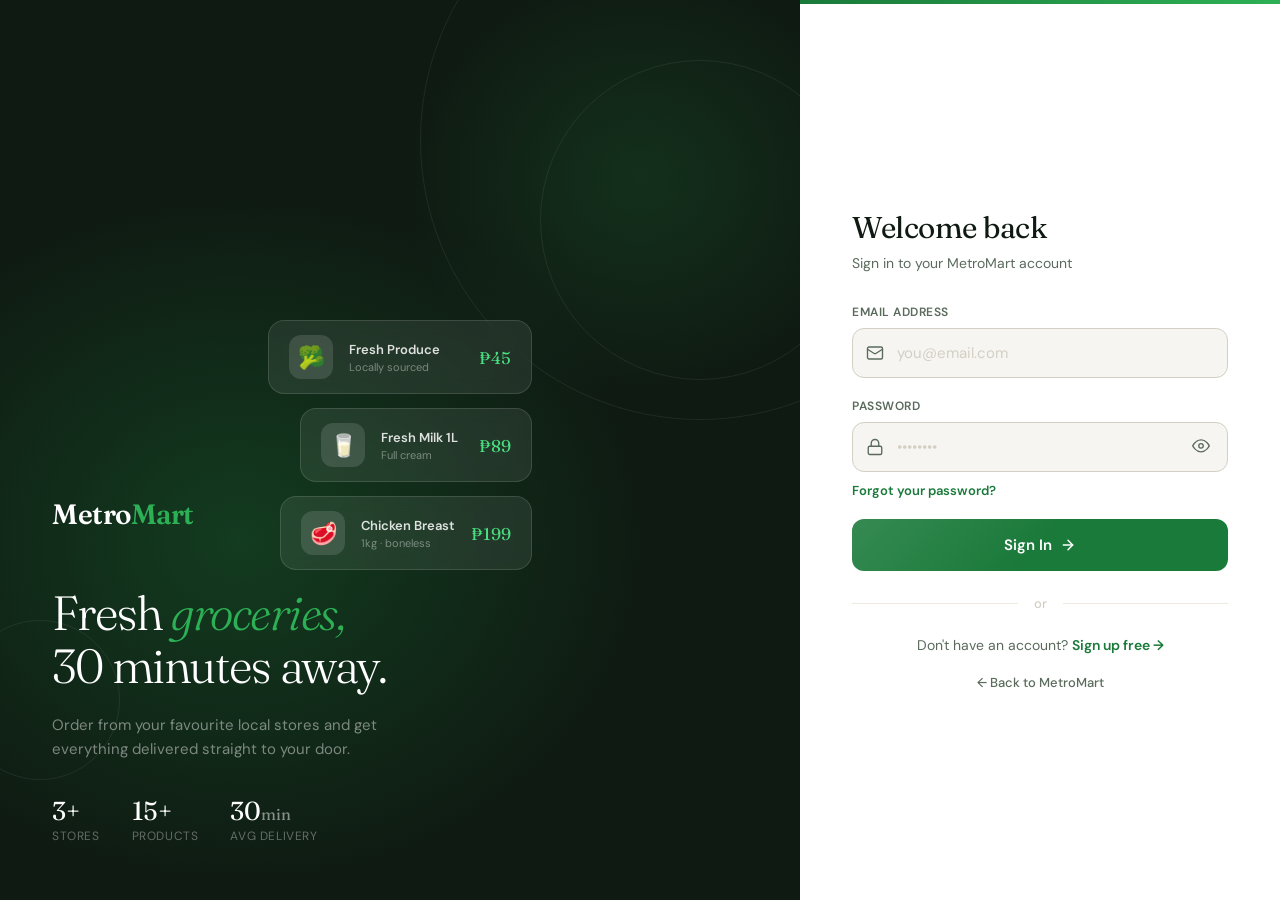
<file: pages/rider-dashboard.html>
<!DOCTYPE html>
<html lang="en">
<head>
<meta charset="UTF-8">
<meta name="viewport" content="width=device-width, initial-scale=1.0">
<title>Rider Dashboard — MetroMart</title>
<link rel="preconnect" href="https://fonts.googleapis.com">
<link href="https://fonts.googleapis.com/css2?family=Fraunces:ital,opsz,wght@0,9..144,300;0,9..144,400;0,9..144,600;1,9..144,300&family=DM+Sans:wght@400;500;600&display=swap" rel="stylesheet">
<link rel="stylesheet" href="../css/styles.css">
<link rel="stylesheet" href="../vendor/leaflet/leaflet.min.css">
<script src="../vendor/leaflet/leaflet.min.js"></script>
<style>
.status-pill{display:inline-flex;align-items:center;gap:6px;padding:6px 14px;border-radius:20px;font-size:13px;font-weight:600;}
.status-active{background:#dcfce7;color:#15803d;}
.status-offline{background:#fee2e2;color:#991b1b;}
.status-busy{background:#fef9c3;color:#92400e;}

.delivery-card{background:var(--white);border:1.5px solid var(--stone-dark);border-radius:var(--radius-md);padding:20px;margin-bottom:12px;transition:border-color .18s,box-shadow .18s;}
.delivery-card:hover{border-color:var(--green-mid);box-shadow:0 4px 16px rgba(26,122,58,.08);}
.delivery-card .d-header{display:flex;align-items:center;justify-content:space-between;margin-bottom:8px;}
.delivery-card .d-id{font-weight:700;font-size:15px;}
.delivery-card .d-addr{font-size:13px;color:var(--ink-soft);margin-bottom:6px;}
.delivery-card .d-total{font-weight:700;color:var(--green);font-size:15px;}
.delivery-card .d-actions{display:flex;gap:8px;flex-wrap:wrap;margin-top:12px;}

/* COD vs Cashless delivery panel */
.delivery-action-panel{border-radius:var(--radius-md);padding:18px 20px;margin-top:14px;}
.delivery-action-panel.cod{background:linear-gradient(135deg,#1a7a3a,#0d5526);color:#fff;}
.delivery-action-panel.cashless{background:linear-gradient(135deg,#1d68d9,#1e3a8a);color:#fff;}
.delivery-action-panel .pay-label{font-size:12px;opacity:.8;font-weight:600;text-transform:uppercase;letter-spacing:.6px;margin-bottom:6px;}
.delivery-action-panel .pay-total{font-family:'Fraunces',serif;font-size:28px;font-weight:300;margin-bottom:4px;}
.delivery-action-panel .pay-breakdown{font-size:12px;opacity:.75;margin-bottom:14px;}
.delivery-action-panel .pay-method-badge{display:inline-block;background:rgba(255,255,255,.2);border-radius:30px;padding:4px 14px;font-size:12px;font-weight:700;letter-spacing:.4px;margin-bottom:14px;}
.btn-dropoff{width:100%;padding:12px;background:rgba(255,255,255,.2);border:2px solid rgba(255,255,255,.5);border-radius:var(--radius-sm);color:#fff;font-family:'DM Sans',sans-serif;font-size:14px;font-weight:700;cursor:pointer;margin-bottom:10px;transition:background .18s;}
.btn-dropoff:hover{background:rgba(255,255,255,.3);}
.btn-mark-delivered{width:100%;padding:13px;background:#fff;border:none;border-radius:var(--radius-sm);font-family:'DM Sans',sans-serif;font-size:15px;font-weight:700;cursor:pointer;transition:opacity .18s;}
.btn-mark-delivered.cod-btn{color:#1a7a3a;}
.btn-mark-delivered.cashless-btn{color:#1d68d9;}
.btn-mark-delivered:hover{opacity:.88;}

.earnings-card{background:linear-gradient(135deg,#1a7a3a,#0d5526);color:#fff;border-radius:var(--radius-lg);padding:24px;margin-bottom:20px;}
.earnings-card .big-num{font-family:'Fraunces',serif;font-size:36px;font-weight:300;margin-bottom:4px;}
.earnings-grid{display:grid;grid-template-columns:1fr 1fr;gap:12px;margin-top:16px;}
.earnings-mini{background:rgba(255,255,255,.12);border-radius:10px;padding:12px 16px;text-align:center;}
.earnings-mini .num{font-family:'Fraunces',serif;font-size:22px;font-weight:300;}
.earnings-mini .lbl{font-size:10px;opacity:.7;margin-top:2px;text-transform:uppercase;letter-spacing:.5px;}

.active-banner{background:linear-gradient(135deg,#1a7a3a,#0d5526);color:#fff;border-radius:var(--radius-md);padding:18px 22px;margin-bottom:24px;display:flex;align-items:center;justify-content:space-between;flex-wrap:wrap;gap:12px;}
.filter-row{display:flex;gap:8px;flex-wrap:wrap;margin-bottom:16px;}
.filter-btn{padding:7px 14px;border:1.5px solid var(--stone-dark);background:var(--white);border-radius:40px;font-size:13px;font-weight:500;cursor:pointer;transition:all .15s;font-family:inherit;}
.filter-btn.active,.filter-btn:hover{background:var(--green);color:#fff;border-color:var(--green);}

.profile-img-wrap{width:100px;height:100px;border-radius:50%;background:var(--green);color:#fff;font-size:36px;font-weight:700;display:flex;align-items:center;justify-content:center;margin:0 auto 16px;overflow:hidden;cursor:pointer;border:3px solid var(--stone-mid);}
.profile-img-wrap img{width:100%;height:100%;object-fit:cover;}

.profile-grid{display:grid;gap:20px;}
@media (min-width:900px){.profile-grid{grid-template-columns:320px 1fr;}}
.profile-preview-card{padding:24px;display:flex;flex-direction:column;align-items:center;gap:16px;text-align:center;}
.profile-preview-card h3{margin-bottom:0;font-size:18px;}
.profile-summary-list{display:grid;gap:12px;width:100%;margin-top:12px;}
.profile-summary-item{display:flex;flex-direction:column;align-items:flex-start;gap:4px;}
.profile-summary-label{font-size:12px;color:var(--ink-soft);text-transform:uppercase;letter-spacing:.5px;}
.profile-edit-card .card-body{padding:24px;}
.profile-note{font-size:13px;color:var(--ink-soft);margin-top:12px;line-height:1.5;}

/* Navigation map */
#deliveryMap{width:100%;height:400px;border-radius:var(--radius-md);z-index:1;}
.map-legend{display:flex;gap:16px;margin-top:10px;flex-wrap:wrap;font-size:13px;color:var(--ink-soft);}
.map-legend-item{display:flex;align-items:center;gap:6px;}

.tip-badge{display:inline-block;background:#fef3c7;color:#d97706;border-radius:30px;padding:2px 10px;font-size:11px;font-weight:700;margin-left:6px;}
.history-row{display:flex;align-items:center;justify-content:space-between;padding:12px 0;border-bottom:1px solid var(--stone-mid);font-size:14px;}
.history-row:last-child{border-bottom:none;}

.pw-strength{margin-top:8px;display:none;}
.pw-strength.show{display:block;}
.pw-bar-track{height:3px;border-radius:2px;background:var(--stone-mid);overflow:hidden;margin-bottom:5px;}
.pw-bar-fill{height:100%;border-radius:2px;transition:width .3s,background .3s;}
.pw-label{font-size:11px;color:var(--ink-soft);}
</style>
</head>
<body>
<div class="app-layout">

  <div class="sidebar">
    <div class="sidebar-logo">Metro<span class="logo-dark">Mart</span></div>
    <div class="sidebar-nav">
      <div class="nav-item active" onclick="showTab('overview')"   id="nav-overview">   <span class="nav-icon">📊</span> Overview</div>
      <div class="nav-item"        onclick="showTab('deliveries')" id="nav-deliveries"> <span class="nav-icon">📦</span> Deliveries</div>
      <div class="nav-item"        onclick="showTab('history')"    id="nav-history">    <span class="nav-icon">📋</span> History</div>
      <div class="nav-item"        onclick="showTab('earnings')"   id="nav-earnings">   <span class="nav-icon">💰</span> Earnings</div>
      <div class="nav-item"        onclick="showTab('ewallet')"   id="nav-ewallet">   <span class="nav-icon">💳</span> E-Wallet</div>
    </div>
    <div class="sidebar-footer">
      <div class="nav-item" onclick="doLogout()"><span class="nav-icon">🚪</span> Log out</div>
    </div>
  </div>

  <div class="main-content">
    <div class="topbar">
      <div class="topbar-title" style="font-family:'Fraunces',serif;font-weight:400;font-size:18px;">Rider Dashboard</div>
      <div class="topbar-actions">
        <span id="statusPill" class="status-pill status-offline">⚫ Offline</span>
        <div class="profile-wrap">
          <div class="avatar" id="avatarEl" style="background:#1d68d9;" onclick="toggleProfileMenu()">R</div>
          <div class="profile-menu" id="profileMenu">
            <div class="profile-menu-item" onclick="showTab('profile'); closeProfileMenu();"><span>👤</span> View Profile</div>
            <div class="profile-menu-item" onclick="doLogout(); closeProfileMenu();"><span>🚪</span> Log out</div>
          </div>
        </div>
      </div>
    </div>

    <div class="page-body">

      <!-- OVERVIEW -->
      <div id="tab-overview">
        <div style="font-family:'Fraunces',serif;font-size:24px;font-weight:300;margin-bottom:20px;">
          Hello, <em style="color:var(--green);font-style:italic;" id="greetName">Rider</em>! 🚴
        </div>

        <div id="activeBanner" style="display:none;" class="active-banner">
          <div>
            <h4 style="font-size:15px;font-weight:700;margin-bottom:4px;">🚴 Active delivery in progress!</h4>
            <p style="font-size:13px;opacity:.8;" id="activeBannerAddr">—</p>
          </div>
        </div>

        <div class="stats-grid" style="margin-bottom:24px;">
          <div class="stat-card"><div class="stat-icon">📦</div><div class="stat-val" id="cntTotal">0</div><div class="stat-label">My deliveries</div></div>
          <div class="stat-card"><div class="stat-icon">✅</div><div class="stat-val" id="cntDone">0</div><div class="stat-label">Completed</div></div>
          <div class="stat-card"><div class="stat-icon">🚴</div><div class="stat-val" id="cntActive">0</div><div class="stat-label">Active now</div></div>
          <div class="stat-card"><div class="stat-icon">💰</div><div class="stat-val" id="cntTodayEarnings">₱0</div><div class="stat-label">Today's earnings</div></div>
        </div>

        <div class="card">
          <div class="card-header">
            <h3>Available deliveries</h3>
            <button class="btn btn-sm btn-secondary" onclick="loadDeliveries()">🔄 Refresh</button>
          </div>
          <div class="card-body" id="homeDeliveries"><p class="text-muted">Loading…</p></div>
        </div>
      </div>

      <!-- DELIVERIES -->
      <div id="tab-deliveries" style="display:none;">
        <div style="display:flex;align-items:center;justify-content:space-between;margin-bottom:18px;">
          <div class="sec-title">Deliveries</div>
          <button class="btn btn-sm btn-secondary" onclick="loadDeliveries()">🔄 Refresh</button>
        </div>
        <div class="filter-row">
          <button class="filter-btn active" onclick="setFilter(this,'all')">All</button>
          <button class="filter-btn"        onclick="setFilter(this,'Ready for Delivery')">Available</button>
          <button class="filter-btn"        onclick="setFilter(this,'Delivering')">My Active</button>
        </div>
        <div id="deliveriesContainer"></div>
      </div>

      <!-- HISTORY -->
      <div id="tab-history" style="display:none;">
        <div style="display:flex;align-items:center;justify-content:space-between;margin-bottom:20px;">
          <div class="sec-title">Delivery History</div>
            <div style="display:flex;gap:8px;flex-wrap:wrap;align-items:flex-end;">
            <div style="display:flex;flex-direction:column;">
              <label class="form-label" style="font-size:12px;opacity:.75;">Select date</label>
              <input type="date" id="historyDate" class="form-control" onchange="renderHistory()">
            </div>
            <button class="btn btn-sm btn-secondary" onclick="clearHistoryDate()">Clear</button>
            <select class="filter-select" id="historyStatusFilter" onchange="renderHistory()">
              <option value="">All Statuses</option>
              <option value="Delivered">Delivered</option>
              <option value="Cancelled">Cancelled</option>
            </select>
          </div>
        </div>
        <div id="historySummary" style="font-size:13px;opacity:.75;margin-bottom:12px;">Showing history for all dates.</div>
        <div class="card">
          <div class="card-body" id="historyContainer"><p class="text-muted">Loading…</p></div>
        </div>
      </div>

      <!-- EARNINGS -->
      <div id="tab-earnings" style="display:none;">
        <div class="earnings-card">
          <div style="font-size:13px;opacity:.7;margin-bottom:8px;">Total Earnings</div>
          <div class="big-num" id="totalEarnings">₱0.00</div>
          <div style="font-size:13px;opacity:.6;">Based on delivered orders</div>
          <div class="earnings-grid">
            <div class="earnings-mini"><div class="num" id="totalBase">₱0</div><div class="lbl">Base fees</div></div>
            <div class="earnings-mini"><div class="num" id="totalTips">₱0</div><div class="lbl">Tips</div></div>
            <div class="earnings-mini"><div class="num" id="totalDeliveries">0</div><div class="lbl">Deliveries</div></div>
            <div class="earnings-mini"><div class="num" id="avgEarnings">₱0</div><div class="lbl">Avg/delivery</div></div>
          </div>
        </div>
        <div style="display:flex;align-items:center;gap:10px;flex-wrap:wrap;margin-bottom:20px;">
          <div style="display:flex;gap:8px;flex-wrap:wrap;">
            <button class="filter-btn active" id="earningsTodayBtn" onclick="setEarningsView('today')">Today</button>
            <button class="filter-btn" id="earningsMonthBtn" onclick="setEarningsView('month')">Month</button>
          </div>
          <div id="earningsSubtitle" style="font-size:13px;opacity:.75;">Showing today earnings</div>
        </div>
        <div class="card">
          <div class="card-header"><h3>Earnings Breakdown</h3></div>
          <div class="card-body" id="earningsTable"><p class="text-muted">Loading…</p></div>
        </div>
      </div>

      <!-- E-WALLET -->
      <div id="tab-ewallet" style="display:none;">
        <div style="display:flex;align-items:center;justify-content:space-between;margin-bottom:18px;">
          <div class="sec-title">E-Wallet</div>
          <button class="btn btn-sm btn-secondary" onclick="loadRiderProfile()">Refresh Balance</button>
        </div>
        <div class="card">
          <div class="card-body" style="max-width:560px;">
            <div style="font-size:14px;color:var(--ink-soft);margin-bottom:10px;">Available wallet balance</div>
            <div style="font-size:42px;font-weight:700;color:var(--green);" id="walletBalance">₱0.00</div>
            <div style="display:flex;gap:12px;margin-top:20px;flex-wrap:wrap;">
              <button class="btn btn-primary" onclick="openCashoutModal()">Cash Out</button>
            </div>
            <div style="font-size:13px;color:var(--ink-soft);margin-top:18px;">Cashout processed immediately and the balance updates right away.</div>
          </div>
        </div>
        <div class="card" style="margin-top:12px;">
          <div class="card-header"><h3>Transaction History</h3></div>
          <div class="card-body" id="walletHistoryContainer"><p class="text-muted">Loading…</p></div>
        </div>
      </div>

      <!-- NAVIGATE -->
      <div id="tab-navigate" style="display:none;">
        <div class="sec-title mb-4">Navigate to Customer</div>

        <div class="card mb-6" id="activeDeliveryInfo">
          <div class="card-body empty-state" style="padding:32px;">
            <div class="empty-state-icon">🚴</div>
            <h4>No active delivery</h4>
            <p>Accept an order first, then navigate here.</p>
          </div>
        </div>

        <div style="font-weight:600;font-size:15px;margin-bottom:12px;">📍 Live Map</div>
        <div id="deliveryMap"></div>
        <div class="map-legend">
          <div class="map-legend-item">🛵 Your location</div>
          <div class="map-legend-item">📍 Customer location</div>
        </div>
        <div style="display:flex;gap:10px;flex-wrap:wrap;margin-top:14px;" id="mapActions"></div>
      </div>

      <!-- PROFILE -->
      <div id="tab-profile" style="display:none;">
        <div style="margin-bottom:20px;">
          <div class="sec-title mb-2">My Profile</div>
          <p class="text-muted" style="max-width:720px;">Manage your rider account, update contact details, and keep your delivery status current.</p>
        </div>

        <div class="profile-grid">
          <div class="card profile-preview-card">
            <h3>Profile preview</h3>
            <div class="profile-img-wrap" id="profileImgWrap" onclick="document.getElementById('profileImgInput').click()">
              <span id="profileInitial">R</span>
            </div>
            <input type="file" id="profileImgInput" accept="image/*" style="display:none;" onchange="previewProfileImg(this)">

            <div class="profile-summary-list">
              <div class="profile-summary-item"><div class="profile-summary-label">Name</div><div id="profilePreviewName">Rider</div></div>
              <div class="profile-summary-item"><div class="profile-summary-label">Email</div><div id="profilePreviewEmail">—</div></div>
              <div class="profile-summary-item"><div class="profile-summary-label">Phone</div><div id="profilePreviewPhone">—</div></div>
              <div class="profile-summary-item"><div class="profile-summary-label">Vehicle</div><div id="profilePreviewVehicle">—</div></div>
            </div>

            <div style="margin-top:12px;"><span id="profileStatusPill" class="status-pill status-offline">⚫ Offline</span></div>
            <div class="profile-note">Your profile is used across deliveries and account settings. Keep it current so customers can trust your account.</div>
          </div>

          <div class="card profile-edit-card">
            <div class="card-body">
              <div style="display:flex;align-items:center;justify-content:space-between;gap:16px;flex-wrap:wrap;margin-bottom:18px;">
                <div>
                  <h3 style="margin:0;font-size:18px;">Edit profile</h3>
                  <div style="font-size:13px;color:var(--ink-soft);">Update your details and delivery status from one place.</div>
                </div>
                <div style="display:flex;gap:8px;flex-wrap:wrap;justify-content:flex-end;">
                  <button class="btn btn-sm" style="background:#dcfce7;color:#15803d;" onclick="setStatus('active')">🟢 Go Online</button>
                  <button class="btn btn-sm" style="background:#fef9c3;color:#92400e;" onclick="setStatus('busy')">🟡 Busy</button>
                  <button class="btn btn-sm" style="background:#fee2e2;color:#991b1b;" onclick="setStatus('offline')">🔴 Go Offline</button>
                </div>
              </div>

              <div class="form-row">
                <div class="form-group"><label class="form-label">First Name</label><input class="form-control" id="rFName"></div>
                <div class="form-group"><label class="form-label">Last Name</label><input class="form-control" id="rLName"></div>
              </div>
              <div class="form-group"><label class="form-label">Email</label><input class="form-control" id="rEmail" disabled></div>
              <div class="form-group"><label class="form-label">Phone</label><input class="form-control" id="rPhone" placeholder="9171234567" inputmode="numeric" pattern="[0-9]{10}" maxlength="10" oninput="handlePhoneInput(this)"><div class="form-hint" id="rPhoneHint">Philippine number — 10 digits starting with 9 (e.g. 9171234567)</div><div style="font-size:11px;color:var(--ink-soft);margin-top:4px;">This phone number must be unique for each rider.</div></div>
              <div class="form-group"><label class="form-label">Vehicle</label>
                <select class="form-control" id="rVehicle">
                  <option value="motorcycle">Motorcycle 🏍️</option>
                  <option value="bicycle">Bicycle 🚲</option>
                  <option value="car">Car 🚗</option>
                </select>
              </div>
              <button class="btn btn-primary" onclick="saveProfile()">💾 Save Profile</button>

              <div style="margin-top:28px;padding-top:20px;border-top:1px solid var(--stone-mid);">
                <div style="font-weight:600;font-size:15px;margin-bottom:16px;">🔑 Change Password</div>
                <div class="form-group"><label class="form-label">Current Password</label><input class="form-control" id="oldPw" type="password"></div>
                <div class="form-group"><label class="form-label">New Password <span style="font-size:11px;color:var(--ink-soft);font-weight:400;text-transform:none;">(min 8 characters)</span></label>
                  <input class="form-control" id="newPw" type="password" oninput="checkPwStrength(this.value)">
                  <div class="pw-strength" id="pwStrengthWrap">
                    <div class="pw-bar-track"><div class="pw-bar-fill" id="pwBar"></div></div>
                    <span class="pw-label" id="pwLabel"></span>
                  </div>
                </div>
                <div class="form-group"><label class="form-label">Confirm New Password</label><input class="form-control" id="confirmPw" type="password"></div>
                <button class="btn btn-secondary" onclick="changePassword()">Update Password</button>
              </div>
            </div>
          </div>
        </div>
      </div>

    </div>
  </div>
</div>

<!-- Order Detail Modal -->
<div class="modal-overlay" id="orderModal">
  <div class="modal" style="max-width:500px;">
    <div class="modal-header"><h3>Delivery Details</h3><button class="modal-close" onclick="closeModal('orderModal')">✕</button></div>
    <div class="modal-body" id="orderModalBody"></div>
    <div class="modal-footer" id="orderModalFooter"></div>
  </div>
</div>

<!-- Report Customer Modal -->
<div class="modal-overlay" id="reportModal">
  <div class="modal" style="max-width:440px;">
    <div class="modal-header"><h3>🚩 Report Customer</h3><button class="modal-close" onclick="closeModal('reportModal')">✕</button></div>
    <div class="modal-body">
      <input type="hidden" id="reportOrderId">
      <input type="hidden" id="reportCustomerId">
      <div style="background:var(--stone);border-radius:10px;padding:12px 14px;margin-bottom:16px;font-size:14px;">
        Reporting issue for order: <strong id="reportOrderLabel">—</strong>
      </div>
      <div class="form-group"><label class="form-label">Reason <span class="required">*</span></label>
        <select class="form-control" id="reportReason">
          <option value="">Select reason…</option>
          <option value="fake_address">Fake delivery address</option>
          <option value="no_answer">Customer not answering</option>
          <option value="refused_delivery">Refused delivery</option>
          <option value="fraud">Suspected fraud</option>
          <option value="other">Other</option>
        </select>
      </div>
      <div class="form-group"><label class="form-label">Details</label>
        <textarea class="form-control" id="reportDetails" rows="3" placeholder="Describe the issue…"></textarea>
      </div>
      <div style="font-size:12px;color:var(--ink-soft);">Admin will review this report. False reports may lead to account suspension.</div>
    </div>
    <div class="modal-footer">
      <button class="btn btn-secondary" onclick="closeModal('reportModal')">Cancel</button>
      <button class="btn btn-danger" onclick="submitReport()">Submit Report</button>
    </div>
  </div>
</div>

<!-- Cashout Modal -->
<div class="modal-overlay" id="cashoutModal">
  <div class="modal" style="max-width:420px;">
    <div class="modal-header"><h3>Request Cashout</h3><button class="modal-close" onclick="closeModal('cashoutModal')">✕</button></div>
    <div class="modal-body">
      <div style="font-size:13px;color:var(--ink-soft);margin-bottom:14px;">Enter how much you want to cash out from your wallet balance.</div>
      <div class="form-group"><label class="form-label">Available balance</label><input class="form-control" id="cashoutBalance" disabled></div>
      <div class="form-group"><label class="form-label">GCash number</label><input class="form-control" id="gcashNumber" type="tel" placeholder="9171234567" maxlength="10"></div>
      <div class="form-group"><label class="form-label">GCash PIN (for verification)</label><input class="form-control" id="gcashPin" type="password" maxlength="6" placeholder="PIN (play verification)" inputmode="numeric"></div>
      <div class="form-group"><label class="form-label">Amount to cash out</label><input class="form-control" id="cashoutAmount" type="number" min="1" step="0.01" placeholder="₱0.00"></div>
      <div style="font-size:12px;color:var(--ink-soft);">This is a simulated cashout flow for demonstration; no real transfer will occur. Your PIN is not stored.</div>
    </div>
    <div class="modal-footer">
      <button class="btn btn-secondary" onclick="closeModal('cashoutModal')">Cancel</button>
      <button class="btn btn-primary" onclick="submitCashout()">Send Request</button>
    </div>
  </div>
</div>

<div id="toast"></div>

<script>
const API = '../api/';
let currentUser = null;
let riderProfile = null;
let allOrders = [], allEarnings = [];
let currentFilter = 'all', activeOrder = null, earningsView = 'today';
let leafletMap = null, riderMarker = null, custMarker = null, routeLine = null;
let riderLat = null, riderLng = null;
// profile image uploads disabled
let profileImgFile = null;
document.addEventListener('DOMContentLoaded', () => {
  const inp = document.getElementById('profileImgInput'); if (inp) inp.remove();
  const wrap = document.getElementById('profileImgWrap'); if (wrap) wrap.removeAttribute('onclick');
});

async function markArrived(orderId) {
  const d = await api('orders/?id=' + orderId, { method: 'PATCH', body: JSON.stringify({ arrived: true }) });
  if (!d.ok) return showToast(d.error || 'Failed to notify arrival', 'error');
  showToast('Customer notified: Rider has arrived', 'success');
  await loadDeliveries();
}
let profileMenuOpen = false;

async function api(path, opts = {}) {
  try {
    const isForm = opts.body instanceof FormData;
    const r = await fetch(API + path, { headers: isForm ? {} : { 'Content-Type': 'application/json' }, ...opts });
    const text = await r.text();
    try {
      return JSON.parse(text);
    } catch (e) {
      return { ok: false, error: 'Invalid API response: ' + text };
    }
  } catch(e) { return { ok: false, error: e.message }; }
}

// ── Init ───────────────────────────────────────
(async () => {
  const me = await api('auth/?action=me');
  if (!me.ok || me.data.role !== 'rider') { window.location.href = '../login.html'; return; }
  if (me.data.status !== 'active') { window.location.href = '../pages/application-status.html'; return; }
  currentUser = me.data;

  // Force password change check
  if (me.data.force_password_change) { window.location.href = '../change-password.html'; return; }

  const name = currentUser.name || 'Rider';
  document.getElementById('greetName').textContent = name.split(' ')[0];
  document.getElementById('avatarEl').textContent = name[0].toUpperCase();
  document.getElementById('profileInitial').textContent = name[0].toUpperCase();
  document.getElementById('rFName').value = name.split(' ')[0] || '';
  document.getElementById('rLName').value = name.split(' ').slice(1).join(' ') || '';
  document.getElementById('rEmail').value = currentUser.email || '';

  await loadRiderProfile();
  await loadDeliveries();
  await loadEarnings();
  initMap();
  getRiderLocation();
  setInterval(loadDeliveries, 30000);
})();

// ── Deliveries ─────────────────────────────────
async function loadDeliveries() {
  const d = await api('orders/');
  allOrders = d.data || [];

  const myOrders  = allOrders.filter(o => o.rider_id == currentUser?.id);
  const canReceive = riderProfile?.rider_status === 'active';
  const available = allOrders.filter(o => o.status === 'Ready for Delivery' && !o.rider_id && canReceive);
  const myActive  = myOrders.filter(o => o.status === 'Delivering');
  const done      = myOrders.filter(o => o.status === 'Delivered');
  const today     = myOrders.filter(o => o.status === 'Delivered' && isToday(o.delivered_at || o.ordered_at));
  const todayEarn = today.reduce((s, o) => s + 50 + parseFloat(o.tip_amount || 0), 0);

  document.getElementById('cntTotal').textContent = myOrders.length;
  document.getElementById('cntActive').textContent = myActive.length;
  document.getElementById('cntDone').textContent = done.length;
  document.getElementById('cntTodayEarnings').textContent = '₱' + todayEarn.toFixed(2);

  activeOrder = myActive[0] || null;
  if (!activeOrder && riderProfile?.rider_status === 'busy') {
    await setStatus('active', { silent: true });
  }
  updateActiveBanner();
  renderHomeDeliveries(available);
  renderDeliveriesList();
  renderHistory();
}

function isToday(ds) {
  if (!ds) return false;
  const d = new Date(ds), n = new Date();
  return d.getDate() === n.getDate() && d.getMonth() === n.getMonth() && d.getFullYear() === n.getFullYear();
}

function inPeriod(ds, period) {
  if (!ds || period === 'all') return true;
  const d = new Date(ds), n = new Date();
  if (period === 'today') return isToday(ds);
  if (period === 'week') { const w = new Date(n); w.setDate(n.getDate() - 7); return d >= w; }
  if (period === 'month') { return d.getMonth() === n.getMonth() && d.getFullYear() === n.getFullYear(); }
  return true;
}

function updateActiveBanner() {
  const banner = document.getElementById('activeBanner');
  if (!activeOrder || activeOrder.status !== 'Delivering') { banner.style.display = 'none'; return; }
  banner.style.display = 'flex';
  document.getElementById('activeBannerAddr').textContent = activeOrder.delivery_address || activeOrder.customer_address || '—';
}

function renderHomeDeliveries(list) {
  const el = document.getElementById('homeDeliveries');
  if (!list.length) { el.innerHTML = '<p class="text-muted" style="padding:16px 0;">No available deliveries right now. Make sure you are Online.</p>'; return; }
  el.innerHTML = list.slice(0, 5).map(o => deliveryCardHTML(o)).join('');
  attachDeliveryActionListeners();
}

function renderDeliveriesList() {
  let list;
  if (currentFilter === 'all') {
    const canReceive = riderProfile?.rider_status === 'active';
    list = [
      ...allOrders.filter(o => o.rider_id == currentUser?.id && o.status === 'Delivering'),
      ...allOrders.filter(o => o.status === 'Ready for Delivery' && !o.rider_id && canReceive)
    ];
  } else if (currentFilter === 'Ready for Delivery') {
    const canReceive = riderProfile?.rider_status === 'active';
    list = canReceive ? allOrders.filter(o => o.status === 'Ready for Delivery' && !o.rider_id) : [];
  } else if (currentFilter === 'Delivering') {
    list = allOrders.filter(o => o.rider_id == currentUser?.id && o.status === 'Delivering');
  } else {
    list = allOrders.filter(o => o.status === currentFilter);
  }
  const container = document.getElementById('deliveriesContainer');
  container.innerHTML = list.length
    ? list.map(o => deliveryCardHTML(o)).join('')
    : '<div class="empty-state"><div class="empty-state-icon">📭</div><h4>No deliveries found</h4></div>';
  attachDeliveryActionListeners();
}

function deliveryCardHTML(o) {
  const sc = { 'Pending': 'badge-yellow', 'Ready for Delivery': 'badge-blue', 'Delivering': 'badge-yellow', 'Delivered': 'badge-green', 'Cancelled': 'badge-red' };
  const isMyActive = o.rider_id == currentUser?.id && o.status === 'Delivering';
  const canReceive = riderProfile?.rider_status === 'active';
  const canAccept  = o.status === 'Ready for Delivery' && !o.rider_id && canReceive;
  const date = o.ordered_at ? new Date(o.ordered_at).toLocaleDateString('en-PH', { month: 'short', day: 'numeric', hour: '2-digit', minute: '2-digit' }) : '—';
  const tip  = parseFloat(o.tip_amount || 0);
  const isCOD = (o.pay_method || 'cod') === 'cod';
  const productTotal = parseFloat(o.total || 0);
  const deliveryFee  = parseFloat(o.delivery_fee || 50);
  const arrived = !!o.arrived_at;
  const safeCustomerName = jsEscape(o.customer_name || 'Customer');

  let actionPanel = '';
  if (isMyActive) {
    let arrivalDetails = '';
    
    if (arrived) {
      const allItems = o.items || [];
      const activeItems = allItems.filter(i => !i.status || i.status !== 'Cancelled');
      const cancelledItems = allItems.filter(i => i.status === 'Cancelled');
      
      let itemsHTML = '';
      
      // Active items
      if (activeItems.length > 0) {
        itemsHTML += '<div style="margin-bottom:12px;">' +
          '<div style="font-weight:700;font-size:13px;margin-bottom:8px;">✓ Active Items</div>' +
          activeItems.map(i =>
            '<div style="font-size:13px;padding:6px 0;border-bottom:1px solid rgba(255,255,255,.1);display:flex;justify-content:space-between;">' +
            '<span>' + esc(i.product_name || 'Item') + ' × ' + i.qty + '</span>' +
            '<span style="font-weight:600;">₱' + parseFloat(i.subtotal || 0).toFixed(2) + '</span>' +
            '</div>'
          ).join('') +
        '</div>';
      }
      
      arrivalDetails = '<div style="background:rgba(255,255,255,.12);border-radius:12px;padding:14px;margin-bottom:12px;line-height:1.6;">' +
        '<div style="font-weight:700;margin-bottom:10px;">Delivery details</div>' +
        '<div style="font-size:13px;margin-bottom:8px;">📍 ' + esc(o.delivery_address || o.customer_address || '—') + '</div>' +
        (o.customer_name ? '<div style="font-size:13px;margin-bottom:4px;">👤 ' + esc(o.customer_name) + '</div>' : '') +
        (o.customer_phone ? '<div style="font-size:13px;margin-bottom:8px;">📞 ' + esc(o.customer_phone) + '</div>' : '') +
        '<div style="font-size:13px;margin-bottom:10px;">💳 ' + (isCOD ? 'COD' : 'Cashless') + ' · Total ₱' + (productTotal + deliveryFee).toFixed(2) + '</div>' +
        (tip > 0 ? '<div style="color:rgba(255,255,255,.9);font-weight:600;margin-bottom:10px;">Tip ₱' + tip.toFixed(2) + '</div>' : '') +
        '<div style="font-weight:700;font-size:13px;margin-bottom:8px;">🛍️ Order Items</div>' +
        itemsHTML +
      '</div>';
    }

    const deliveryAction = arrived ? 'delivered' : 'arrived';
    const deliveryLabel = arrived ? '🏁 Mark as Delivered' : '🟢 Arrived';
    actionPanel = '<div class="delivery-action-panel ' + (isCOD ? 'cod' : 'cashless') + '">' +
      '<div class="pay-label">' + (isCOD ? 'Cash on Delivery' : 'Cashless Payment') + '</div>' +
      '<div class="pay-method-badge">' + (isCOD ? '💵 COD' : '📱 ' + (o.pay_method || 'cashless').toUpperCase()) + '</div>' +
      '<div class="pay-total">₱' + (productTotal + deliveryFee).toFixed(2) + '</div>' +
      '<div class="pay-breakdown">Products ₱' + productTotal.toFixed(2) + ' + Delivery ₱' + deliveryFee.toFixed(2) + (tip > 0 ? ' + Tip ₱' + tip.toFixed(2) : '') + '</div>' +
      arrivalDetails +
      '<button type="button" class="btn-mark-delivered ' + (isCOD ? 'cod-btn' : 'cashless-btn') + '" data-action="' + deliveryAction + '" data-order="' + o.id + '">' +
      deliveryLabel +
      '</button>' +
      '</div>';
  }

  return '<div class="delivery-card">' +
    '<div class="d-header">' +
      '<span class="d-id">📦 #' + String(o.id) + '</span>' +
      '<span class="badge ' + (sc[o.status] || 'badge-gray') + '">' + o.status + '</span>' +
    '</div>' +
    '<div class="d-addr">📍 ' + esc(o.delivery_address || o.customer_address || '—') + '</div>' +
    '<div class="d-total">₱' + productTotal.toFixed(2) + ' · ' + esc(o.pay_method || 'cod') + (tip > 0 ? '<span class="tip-badge">Tip ₱' + tip.toFixed(2) + '</span>' : '') + '</div>' +
    '<div style="font-size:12px;color:var(--ink-soft);">' + date + ' · Base fee: ₱50.00</div>' +
    actionPanel +
    '<div class="d-actions">' +
      (!arrived ? '<button class="btn btn-sm btn-secondary" onclick="viewOrder(' + o.id + ')">👁 Details</button>' : '') +
      (canAccept ? '<button class="btn btn-sm btn-primary" onclick="acceptDelivery(' + o.id + ')">✅ Accept</button>' : '') +
      (isMyActive ? '<button class="btn btn-sm btn-outline" onclick="showTab(\'navigate\')">🗺️ Navigate</button>' : '') +
      (isMyActive ? '<button class="btn btn-sm btn-danger" onclick="openReport(' + o.id + ',' + (o.customer_id || 0) + ',\'' + safeCustomerName + '\')">🚩 Report</button>' : '') +
    '</div>' +
  '</div>';
}

// ── Actions ────────────────────────────────────
async function acceptDelivery(orderId) {
  if (riderProfile?.rider_status !== 'active') {
    return showToast('You must be online and not busy to accept deliveries', 'error');
  }
  const d = await api('orders/?id=' + orderId, { method: 'PATCH', body: JSON.stringify({ status: 'Delivering' }) });
  if (!d.ok) return showToast(d.error || 'Failed', 'error');
  await setStatus('busy');
  showToast('Delivery accepted! 📦 Status set to Busy.', 'success');
  await loadDeliveries();
}

function showDropOffConfirm(orderId) {
  const o = allOrders.find(x => x.id == orderId); if (!o) return;
  const total = parseFloat(o.total || 0) + parseFloat(o.delivery_fee || 50);
  if (confirm('Confirm package drop-off to customer?\n\nCollect ₱' + total.toFixed(2) + ' cash from customer.')) {
    showToast('Package dropped off — collecting ₱' + total.toFixed(2), 'success');
  }
}

function attachDeliveryActionListeners() {
  document.querySelectorAll('.btn-mark-delivered[data-action][data-order]').forEach(btn => {
    btn.removeEventListener('click', handleDeliveryAction);
    btn.addEventListener('click', handleDeliveryAction);
  });
}

function handleDeliveryAction(evt) {
  const btn = evt.currentTarget || evt.target;
  const orderId = btn.dataset.order;
  const action = btn.dataset.action;
  if (!orderId || !action) return;
  if (action === 'arrived') {
    markArrived(orderId);
  } else if (action === 'delivered') {
    markDelivered(orderId);
  }
}

async function markDelivered(orderId) {
  if (!confirm('Mark this order as delivered?')) return;
  const d = await api('orders/?id=' + orderId, { method: 'PATCH', body: JSON.stringify({ status: 'Delivered' }) });
  if (!d.ok) return showToast(d.error || 'Failed', 'error');
  // Determine payment method from response (fallback to cached order)
  const updatedOrder = d.data || allOrders.find(o => o.id == orderId) || {};
  const isCOD = (updatedOrder.pay_method || 'cod') === 'cod';
  if (isCOD) {
    showToast('Order delivered! ✅ Tip recorded; base fee pending (COD).', 'success');
  } else {
    showToast('Order delivered! ✅ Earnings recorded.', 'success');
  }
  activeOrder = null;
  // return rider to online status
  await setStatus('active');
  await loadDeliveries();
  await loadEarnings();
  updateNavigateTab();
}

// ── History ────────────────────────────────────
function renderHistory() {
  const selectedDate = document.getElementById('historyDate')?.value || '';
  const statusF = document.getElementById('historyStatusFilter')?.value || '';
  const myOrders = allOrders.filter(o => o.rider_id == currentUser?.id);
  let list = myOrders.filter(o => ['Delivered', 'Cancelled'].includes(o.status));
  if (selectedDate) {
    const selected = new Date(selectedDate);
    list = list.filter(o => isSameDate(o.delivered_at || o.ordered_at, selected));
  }
  if (statusF) list = list.filter(o => o.status === statusF);
  list.sort((a, b) => new Date(b.ordered_at) - new Date(a.ordered_at));

  const totalEarnings = list.filter(o => o.status === 'Delivered')
    .reduce((sum, o) => sum + 50 + parseFloat(o.tip_amount || 0), 0);
  const summaryLabel = selectedDate
    ? 'Date: ' + new Date(selectedDate).toLocaleDateString('en-PH', { month: 'short', day: 'numeric', year: 'numeric' }) + ' · Total earnings: ₱' + totalEarnings.toFixed(2)
    : 'Showing history for all dates · Total earnings: ₱' + totalEarnings.toFixed(2);
  document.getElementById('historySummary').textContent = summaryLabel;

  if (!list.length) {
    document.getElementById('historyContainer').innerHTML = '<div class="empty-state"><div class="empty-state-icon">📋</div><h4>No history yet</h4></div>';
    return;
  }
  const sc = { Delivered: 'badge-green', Cancelled: 'badge-red' };
  document.getElementById('historyContainer').innerHTML = list.map(o => {
    const tip    = parseFloat(o.tip_amount || 0);
    const earned = o.status === 'Delivered' ? 50 + tip : 0;
    const date   = o.delivered_at || o.ordered_at ? new Date(o.delivered_at || o.ordered_at).toLocaleDateString('en-PH', { month: 'short', day: 'numeric', year: 'numeric' }) : '—';
    const isCOD  = (o.pay_method || 'cod') === 'cod';
    return '<div class="history-row">' +
      '<div>' +
        '<div style="font-weight:600;">#' + String(o.id) + '</div>' +
        '<div style="font-size:12px;color:var(--ink-soft);">' + date + ' · ' + esc(o.customer_name || '—') + '</div>' +
        '<div style="font-size:12px;color:var(--ink-soft);">📍 ' + esc((o.delivery_address || o.customer_address || '—').slice(0, 50)) + '</div>' +
        '<div style="font-size:11px;color:var(--ink-soft);">' + (isCOD ? '💵 COD' : '📱 Cashless') + '</div>' +
      '</div>' +
      '<div style="text-align:right;">' +
        '<span class="badge ' + (sc[o.status] || 'badge-gray') + '">' + o.status + '</span>' +
        (o.status === 'Delivered'
          ? '<div style="color:var(--green);font-weight:700;font-size:15px;margin-top:4px;">+₱' + earned.toFixed(2) + '</div>' + (tip > 0 ? '<span class="tip-badge">+₱' + tip.toFixed(2) + ' tip</span>' : '')
          : '<div style="color:var(--ink-soft);font-size:13px;">No earnings</div>') +
      '</div>' +
    '</div>';
  }).join('');
}

function clearHistoryDate() {
  const input = document.getElementById('historyDate');
  if (input) input.value = '';
  renderHistory();
}

function isSameDate(ds, compareDate) {
  if (!ds || !compareDate) return false;
  const d = new Date(ds);
  return d.getDate() === compareDate.getDate() && d.getMonth() === compareDate.getMonth() && d.getFullYear() === compareDate.getFullYear();
}

// ── Earnings ───────────────────────────────────
async function loadEarnings() {
  allEarnings = allOrders.filter(o => o.rider_id == currentUser?.id && o.status === 'Delivered');
  renderEarnings();
}

function setEarningsView(view) {
  earningsView = view;
  document.getElementById('earningsTodayBtn')?.classList.toggle('active', view === 'today');
  document.getElementById('earningsMonthBtn')?.classList.toggle('active', view === 'month');
  renderEarnings();
}

function renderEarnings() {
  const monthList = allEarnings.filter(o => inPeriod(o.delivered_at || o.ordered_at, 'month'));
  const todayList = monthList.filter(o => isToday(o.delivered_at || o.ordered_at));
  const displayList = earningsView === 'today' ? todayList : monthList;
  const totalBase = displayList.length * 50;
  const totalTips = displayList.reduce((s, o) => s + parseFloat(o.tip_amount || 0), 0);
  const total = totalBase + totalTips;
  const avg = displayList.length ? total / displayList.length : 0;
  const todayTotal = todayList.reduce((s, o) => s + 50 + parseFloat(o.tip_amount || 0), 0);
  const now = new Date();

  if (earningsView === 'today') {
    document.getElementById('earningsSubtitle').textContent = 'Today: ' + now.toLocaleDateString('en-PH', { month: 'long', day: 'numeric', year: 'numeric' });
  } else {
    document.getElementById('earningsSubtitle').textContent = 'This month: ' + now.toLocaleDateString('en-PH', { month: 'long', year: 'numeric' }) + ' · Today: ₱' + todayTotal.toFixed(2);
  }

  document.getElementById('totalEarnings').textContent = '₱' + total.toLocaleString('en-PH', { minimumFractionDigits: 2 });
  document.getElementById('totalBase').textContent = '₱' + totalBase.toFixed(0);
  document.getElementById('totalTips').textContent = '₱' + totalTips.toFixed(0);
  document.getElementById('totalDeliveries').textContent = displayList.length;
  document.getElementById('avgEarnings').textContent = '₱' + avg.toFixed(0);

  if (!displayList.length) {
    const emptyMessage = earningsView === 'today' ? 'No earnings for today yet.' : 'No earnings for this month yet.';
    document.getElementById('earningsTable').innerHTML = '<p class="text-muted text-center" style="padding:24px;">' + emptyMessage + '</p>';
    return;
  }

  displayList.sort((a, b) => new Date(b.ordered_at) - new Date(a.ordered_at));
  document.getElementById('earningsTable').innerHTML =
    '<table><thead><tr><th>Order</th><th>Customer</th><th>Date</th><th>Payment</th><th>Base</th><th>Tip</th><th>Total</th></tr></thead><tbody>' +
    displayList.map(o => {
      const tip  = parseFloat(o.tip_amount || 0);
      const date = new Date(o.ordered_at).toLocaleDateString('en-PH', { month: 'short', day: 'numeric' });
      const isCOD = (o.pay_method || 'cod') === 'cod';
      return '<tr>' +
        '<td>#' + String(o.id) + '</td>' +
        '<td>' + esc(o.customer_name || '—') + '</td>' +
        '<td>' + date + '</td>' +
        '<td>' + (isCOD ? '💵 COD' : '📱 Cashless') + '</td>' +
        '<td style="color:var(--green);font-weight:600;">₱50.00</td>' +
        '<td>' + (tip > 0 ? '<span class="tip-badge">₱' + tip.toFixed(2) + '</span>' : '—') + '</td>' +
        '<td style="font-weight:700;color:var(--green);">₱' + (50 + tip).toFixed(2) + '</td>' +
        '</tr>';
    }).join('') +
    '</tbody></table>';
}

// ── Report ─────────────────────────────────────
function openReport(orderId, customerId, customerName) {
  document.getElementById('reportOrderId').value = orderId;
  document.getElementById('reportCustomerId').value = customerId;
  document.getElementById('reportOrderLabel').textContent = '#' + String(orderId) + ' (' + customerName + ')';
  document.getElementById('reportReason').value = '';
  document.getElementById('reportDetails').value = '';
  closeModal('orderModal');
  document.getElementById('reportModal').classList.add('open');
}

async function submitReport() {
  const reason    = document.getElementById('reportReason').value;
  const details   = document.getElementById('reportDetails').value.trim();
  const orderId   = document.getElementById('reportOrderId').value;
  const customerId = document.getElementById('reportCustomerId').value;
  if (!reason) return showToast('Please select a reason', 'error');
  
  // Find the order to check if it's delivered
  const order = allOrders.find(o => o.id == orderId);
  if (!order) return showToast('Order not found', 'error');
  
  // Mark order as Cancelled due to report with is_report flag
  // If order was Delivered, this will reverse the delivery fee
  const cancelRes = await api('orders/?id=' + orderId, { 
    method: 'PATCH', 
    body: JSON.stringify({ status: 'Cancelled', is_report: true }) 
  });
  if (!cancelRes.ok) return showToast('Failed to process report', 'error');
  
  // Submit report details
  const d = await api('customers/customer.php', { method: 'POST', body: JSON.stringify({ order_id: orderId, customer_id: customerId, reason, details }) });
  
  showToast('Report submitted — order marked as cancelled & delivery fee reversed', 'success');
  closeModal('reportModal');
  await loadDeliveries();
  await loadEarnings();
}

// ── View order ─────────────────────────────────
function viewOrder(orderId) {
  const o = allOrders.find(x => x.id == orderId); if (!o) return;
  const sc = { 'Pending': 'badge-yellow', 'Ready for Delivery': 'badge-blue', 'Delivering': 'badge-yellow', 'Delivered': 'badge-green', 'Cancelled': 'badge-red' };
  const date = o.ordered_at ? new Date(o.ordered_at).toLocaleString('en-PH') : '—';
  const allItems = o.items || [];
  const activeItems = allItems.filter(i => !i.status || i.status !== 'Cancelled');
  const cancelledItems = allItems.filter(i => i.status === 'Cancelled');
  const tip   = parseFloat(o.tip_amount || 0);
  const canAccept  = o.status === 'Ready for Delivery' && !o.rider_id;
  const isMyActive = o.rider_id == currentUser?.id && o.status === 'Delivering';
  const isCOD = (o.pay_method || 'cod') === 'cod';
  const productTotal = parseFloat(o.total || 0);
  const deliveryFee  = parseFloat(o.delivery_fee || 50);

  let itemsHTML = '';
  
  // Active items
  if (activeItems.length > 0) {
    itemsHTML += '<div style="margin-bottom:12px;">' +
      '<div style="font-weight:600;font-size:13px;color:var(--green);margin-bottom:6px;">✓ Active Items</div>' +
      activeItems.map(i =>
        '<div style="font-size:14px;padding:8px 0;border-bottom:1px solid var(--stone-mid);display:flex;justify-content:space-between;align-items:center;">' +
        '<span>' + esc(i.product_name || 'Item') + ' × ' + i.qty + '</span>' +
        '<span style="color:var(--green);font-weight:600;">₱' + parseFloat(i.subtotal || 0).toFixed(2) + '</span>' +
        '</div>'
      ).join('') +
    '</div>';
  }
  
  // Cancelled items
  if (cancelledItems.length > 0) {
    itemsHTML += '<div style="margin-top:14px;padding:12px;background:#fee2e2;border:2px solid #fecaca;border-radius:8px;color:#991b1b;">' +
      '<div style="font-weight:700;margin-bottom:10px;font-size:14px;display:flex;align-items:center;gap:6px;">❌ Cancelled Items (' + cancelledItems.length + ')</div>' +
      cancelledItems.map(i =>
        '<div style="font-size:13px;padding:8px 0;border-bottom:1px solid rgba(153,27,27,.2);display:flex;justify-content:space-between;">' +
        '<span style="text-decoration:line-through;opacity:.85;">' + esc(i.product_name || 'Item') + ' × ' + i.qty + '</span>' +
        '<span style="text-decoration:line-through;opacity:.85;">₱' + parseFloat(i.subtotal || 0).toFixed(2) + '</span>' +
        '</div>'
      ).join('') +
      '<div style="margin-top:8px;font-size:12px;opacity:.8;">💡 These items were removed from the order.</div>' +
    '</div>';
  }

  const safeCustomerName = jsEscape(o.customer_name || 'Customer');
  document.getElementById('orderModalBody').innerHTML =
    '<div style="margin-bottom:14px;">' +
      '<div style="font-size:17px;font-weight:700;">#' + String(o.id) + '</div>' +
      '<div style="display:flex;gap:8px;align-items:center;margin-top:6px;">' +
        '<span class="badge ' + (sc[o.status] || 'badge-gray') + '">' + o.status + '</span>' +
        (cancelledItems.length > 0 ? '<span class="badge badge-red" style="display:inline-flex;align-items:center;gap:4px;">⚠️ ' + cancelledItems.length + ' Item' + (cancelledItems.length !== 1 ? 's' : '') + ' Cancelled</span>' : '') +
      '</div>' +
      '<div style="font-size:13px;color:var(--ink-soft);margin-top:6px;">' + date + '</div>' +
    '</div>' +
    '<div style="background:var(--green-light);border-radius:10px;padding:14px;margin-bottom:14px;">' +
      '<div style="font-weight:600;margin-bottom:8px;">📍 Delivery info</div>' +
      '<div style="font-size:14px;">' + esc(o.delivery_address || o.customer_address || '—') + '</div>' +
      (o.customer_name ? '<div style="font-size:13px;color:var(--ink-soft);margin-top:4px;">👤 ' + esc(o.customer_name) + '</div>' : '') +
      (o.customer_phone ? '<div style="font-size:13px;color:var(--ink-soft);">📞 ' + esc(o.customer_phone) + '</div>' : '') +
    '</div>' +
    '<div style="background:' + (isCOD ? 'var(--green-light)' : '#dbeafe') + ';border-radius:10px;padding:12px 14px;margin-bottom:14px;">' +
      '<div style="font-weight:600;margin-bottom:4px;">' + (isCOD ? '💵 Cash on Delivery' : '📱 Cashless Payment') + '</div>' +
      '<div style="font-size:13px;">Products: ₱' + productTotal.toFixed(2) + '</div>' +
      '<div style="font-size:13px;">Delivery fee: ₱' + deliveryFee.toFixed(2) + '</div>' +
      (tip > 0 ? '<div style="font-size:13px;color:var(--green);">Your tip: ₱' + tip.toFixed(2) + '</div>' : '') +
      '<div style="font-size:15px;font-weight:700;margin-top:6px;">' + (isCOD ? 'Collect from customer: ' : 'Already paid: ') + '₱' + (productTotal + deliveryFee).toFixed(2) + '</div>' +
    '</div>' +
    '<div style="font-weight:600;margin-bottom:8px;">🛍️ Order Items</div>' +
    (itemsHTML || '<div style="color:var(--ink-soft);padding:8px 0;font-size:13px;">No items data.</div>');

  document.getElementById('orderModalFooter').innerHTML =
    '<button class="btn btn-secondary" onclick="closeModal(\'orderModal\')">Close</button>' +
    (canAccept ? '<button class="btn btn-primary" onclick="acceptDelivery(' + o.id + ');closeModal(\'orderModal\')">✅ Accept</button>' : '') +
    (isMyActive ? '<button class="btn btn-accent" onclick="markDelivered(' + o.id + ');closeModal(\'orderModal\')">🏁 Mark Delivered</button>' : '') +
    (isMyActive ? '<button class="btn btn-danger" onclick="openReport(' + o.id + ',' + (o.customer_id || 0) + ',\'' + safeCustomerName + '\')">🚩 Report</button>' : '');

  document.getElementById('orderModal').classList.add('open');
}

// ── Navigate ───────────────────────────────────
function updateNavigateTab() {
  const card = document.getElementById('activeDeliveryInfo');
  const mapActions = document.getElementById('mapActions');

  if (!activeOrder) {
    card.innerHTML = '<div class="card-body empty-state" style="padding:32px;"><div class="empty-state-icon">🚴</div><h4>No active delivery</h4><p>Accept an order first.</p></div>';
    mapActions.innerHTML = '';
    // Clear customer marker and route
    if (custMarker) { custMarker.remove(); custMarker = null; }
    if (routeLine)  { routeLine.remove();  routeLine = null; }
    return;
  }

  const o = activeOrder;
  const isCOD = (o.pay_method || 'cod') === 'cod';
  const productTotal = parseFloat(o.total || 0);
  const deliveryFee  = parseFloat(o.delivery_fee || 50);
  const tip = parseFloat(o.tip_amount || 0);

  card.innerHTML =
    '<div class="card-body">' +
    '<div style="font-size:17px;font-weight:700;margin-bottom:10px;">#' + String(o.id) + '</div>' +
    '<div style="display:grid;grid-template-columns:1fr 1fr;gap:12px;font-size:14px;">' +
      '<div><div style="font-weight:600;color:var(--ink-soft);">👤 Customer</div><div>' + esc(o.customer_name || '—') + '</div></div>' +
      '<div><div style="font-weight:600;color:var(--ink-soft);">📞 Phone</div><div>' + esc(o.customer_phone || '—') + '</div></div>' +
      '<div style="grid-column:1/-1;"><div style="font-weight:600;color:var(--ink-soft);">📍 Drop-off Address</div><div>' + esc(o.delivery_address || o.customer_address || '—') + '</div></div>' +
      '<div><div style="font-weight:600;color:var(--ink-soft);">Payment</div><div>' + (isCOD ? '💵 COD — Collect ₱' + (productTotal + deliveryFee).toFixed(2) : '📱 Cashless — Already paid') + '</div></div>' +
      (tip > 0 ? '<div><div style="font-weight:600;color:var(--ink-soft);">Tip</div><div style="color:var(--green);font-weight:700;">₱' + tip.toFixed(2) + '</div></div>' : '') +
    '</div>' +
    '</div>';

  const addr = o.delivery_address || o.customer_address || '';
  const safeCustomerName = jsEscape(o.customer_name || 'Customer');
  mapActions.innerHTML =
    '<button class="btn btn-primary" onclick="openGoogleMaps()">🗺️ Open Google Maps</button>' +
    '<button class="btn btn-secondary" onclick="getRiderLocation()">📍 Update Location</button>' +
    '<button class="btn btn-accent" onclick="markDelivered(' + o.id + ')">🏁 Mark Delivered</button>' +
    '<button class="btn btn-danger" onclick="openReport(' + o.id + ',' + (o.customer_id || 0) + ',\'' + safeCustomerName + '\')">🚩 Report</button>';

  // Draw customer pin and route on map
  if (leafletMap && o.delivery_lat && o.delivery_lng) {
    if (custMarker) custMarker.remove();
    custMarker = L.marker([o.delivery_lat, o.delivery_lng], {
      icon: L.divIcon({ className: '', html: '<div style="font-size:28px;filter:drop-shadow(0 2px 4px rgba(0,0,0,.3))">📍</div>', iconAnchor: [14, 28], iconSize: [28, 28] })
    }).addTo(leafletMap).bindPopup('<b>' + esc(o.customer_name || 'Customer') + '</b><br>' + esc(addr));

    // Draw route line if we have rider location
    if (riderLat && riderLng) {
      if (routeLine) routeLine.remove();
      routeLine = L.polyline(
        [[riderLat, riderLng], [o.delivery_lat, o.delivery_lng]],
        { color: '#1a7a3a', weight: 4, opacity: 0.7, dashArray: '8, 8' }
      ).addTo(leafletMap);
      leafletMap.fitBounds([[riderLat, riderLng], [o.delivery_lat, o.delivery_lng]], { padding: [40, 40] });
    } else {
      leafletMap.setView([o.delivery_lat, o.delivery_lng], 15);
    }
    custMarker.openPopup();
  }
}

function openGoogleMaps() {
  if (!activeOrder) return;
  const addr = activeOrder.delivery_address || activeOrder.customer_address || '';
  const enc  = encodeURIComponent(addr);
  const url  = riderLat && riderLng
    ? 'https://www.google.com/maps/dir/' + riderLat + ',' + riderLng + '/' + enc
    : 'https://www.google.com/maps/search/' + enc;
  window.open(url, '_blank');
}

// ── Map ────────────────────────────────────────
function initMap() {
  if (leafletMap) return;
  leafletMap = L.map('deliveryMap').setView([10.3157, 123.8854], 13);
  L.tileLayer('https://{s}.tile.openstreetmap.org/{z}/{x}/{y}.png', { attribution: '© OpenStreetMap', maxZoom: 19 }).addTo(leafletMap);
}

function getRiderLocation() {
  if (!navigator.geolocation) { showToast('Geolocation not supported', 'error'); return; }
  navigator.geolocation.getCurrentPosition(pos => {
    riderLat = pos.coords.latitude;
    riderLng = pos.coords.longitude;
    if (!leafletMap) initMap();
    if (riderMarker) riderMarker.remove();
    riderMarker = L.marker([riderLat, riderLng], {
      icon: L.divIcon({ className: '', html: '<div style="font-size:28px">🛵</div>', iconAnchor: [14, 14], iconSize: [28, 28] })
    }).addTo(leafletMap).bindPopup('📍 Your location');

    // Re-draw route if there is an active delivery with coordinates
    if (activeOrder && activeOrder.delivery_lat && activeOrder.delivery_lng) {
      if (routeLine) routeLine.remove();
      routeLine = L.polyline(
        [[riderLat, riderLng], [activeOrder.delivery_lat, activeOrder.delivery_lng]],
        { color: '#1a7a3a', weight: 4, opacity: 0.7, dashArray: '8, 8' }
      ).addTo(leafletMap);
      leafletMap.fitBounds([[riderLat, riderLng], [activeOrder.delivery_lat, activeOrder.delivery_lng]], { padding: [40, 40] });
    } else {
      leafletMap.setView([riderLat, riderLng], 15);
    }

    // Push location to API
    api('riders/', { method: 'POST', body: JSON.stringify({ current_lat: riderLat, current_lng: riderLng }) }).catch(() => {});
    showToast('Location updated ✓', 'success');
  }, () => showToast('Could not get location', 'error'), { enableHighAccuracy: true, timeout: 10000 });
}

// ── Status ─────────────────────────────────────
async function setStatus(status, { silent = false } = {}) {
  const d = await api('riders/', { method: 'POST', body: JSON.stringify({ rider_status: status }) });
  if (!d.ok) return showToast(d.error, 'error');
  riderProfile = riderProfile || {};
  riderProfile.rider_status = status;
  updateStatusUI(status);
  if (!silent) {
    showToast('Status updated ✓', 'success');
    await loadDeliveries();
  }
}

function updateStatusUI(status) {
  const labels  = { active: '🟢 Online', busy: '🟡 Busy', offline: '⚫ Offline' };
  const classes = { active: 'status-active', busy: 'status-busy', offline: 'status-offline' };
  ['statusPill', 'profileStatusPill'].forEach(id => {
    const el = document.getElementById(id);
    if (el) { el.textContent = labels[status] || '⚫ Offline'; el.className = 'status-pill ' + (classes[status] || 'status-offline'); }
  });
}

// ── Profile ────────────────────────────────────
function previewProfileImg(input) {
  // profile image preview/upload disabled
  return;
}

async function saveProfile() {
  const phone = document.getElementById('rPhone').value.trim();
  if (phone && !isValidPHMobile(phone)) return showToast('Phone must be 10 digits starting with 9 (Philippine mobile number)', 'error');
  const form = new FormData();
  form.append('fname',        document.getElementById('rFName').value.trim());
  form.append('lname',        document.getElementById('rLName').value.trim());
  form.append('phone',        phone);
  form.append('vehicle_type', document.getElementById('rVehicle').value);
  // profile image uploads disabled
  const r = await fetch(API + 'riders/', { method: 'POST', body: form });
  const d = await r.json();
  if (!d.ok) return showToast(d.error || 'Failed', 'error');
  const name = (document.getElementById('rFName').value.trim() + ' ' + document.getElementById('rLName').value.trim()).trim();
  document.getElementById('greetName').textContent = name.split(' ')[0];
  document.getElementById('avatarEl').textContent  = name[0]?.toUpperCase() || 'R';
  showToast('Profile saved ✓', 'success');
  updateProfilePreview();
  await loadRiderProfile();
}

function updateWalletUI() {
  const balance = parseFloat(riderProfile?.wallet_balance || 0);
  document.getElementById('walletBalance').textContent = '₱' + balance.toFixed(2);
  const cashoutBalance = document.getElementById('cashoutBalance');
  if (cashoutBalance) cashoutBalance.value = '₱' + balance.toFixed(2);
}

async function loadWalletHistory() {
  const el = document.getElementById('walletHistoryContainer');
  if (!el) return;
  el.innerHTML = '<p class="text-muted">Loading…</p>';
  const d = await api('riders/?logs=1&type=cashout');
  if (!d.ok) { el.innerHTML = '<p class="text-muted">Could not load transactions</p>'; return; }
  const rows = d.data || [];
  if (!rows.length) { el.innerHTML = '<div class="empty-state"><div class="empty-state-icon">📂</div><h4>No transactions yet</h4></div>'; return; }
  el.innerHTML = rows.map(r => {
    const amt = parseFloat(r.amount || 0).toFixed(2);
    const date = r.created_at ? new Date(r.created_at).toLocaleString('en-PH', { month: 'short', day: 'numeric', year: 'numeric', hour: '2-digit', minute: '2-digit' }) : '-';
    const sign = parseFloat(r.amount) < 0 ? '-' : '+';
    return '<div class="history-row">' +
      '<div>' +
        '<div style="font-weight:600;">' + (r.type || '').toUpperCase() + '</div>' +
        '<div style="font-size:12px;color:var(--ink-soft);">' + esc(r.description || '') + '</div>' +
      '</div>' +
      '<div style="text-align:right;">' +
        '<div style="font-weight:700;color:var(--green);">' + sign + '₱' + Math.abs(amt).toFixed(2) + '</div>' +
        '<div style="font-size:12px;color:var(--ink-soft);">' + date + '</div>' +
      '</div>' +
    '</div>';
  }).join('');
}

async function loadRiderProfile() {
  const d = await api('riders/');
  if (!d.ok) return;
  riderProfile = d.data || {};
  document.getElementById('rPhone').value = riderProfile.phone || '';
  document.getElementById('rVehicle').value = riderProfile.vehicle_type || 'motorcycle';
  updateStatusUI(riderProfile.rider_status || 'offline');
  updateWalletUI();
  loadWalletHistory();
  updateProfilePreview();
}

function updateProfilePreview() {
  const name = ((document.getElementById('rFName')?.value || '').trim() + ' ' + (document.getElementById('rLName')?.value || '').trim()).trim() || 'Rider';
  document.getElementById('profilePreviewName').textContent = name;
  document.getElementById('profilePreviewEmail').textContent = document.getElementById('rEmail')?.value || '—';
  document.getElementById('profilePreviewPhone').textContent = document.getElementById('rPhone')?.value || '—';
  document.getElementById('profilePreviewVehicle').textContent = document.getElementById('rVehicle')?.value?.replace('motorcycle','Motorcycle').replace('bicycle','Bicycle').replace('car','Car') || '—';
  if (riderProfile?.profile_image) {
    document.getElementById('profileImgWrap').innerHTML = '<img src="' + riderProfile.profile_image + '" alt="Profile">';
  } else {
    document.getElementById('profileImgWrap').innerHTML = '<span id="profileInitial">' + (name[0]?.toUpperCase() || 'R') + '</span>';
  }
}

function toggleProfileMenu() {
  profileMenuOpen = !profileMenuOpen;
  document.getElementById('profileMenu').classList.toggle('open', profileMenuOpen);
}

function closeProfileMenu() {
  profileMenuOpen = false;
  document.getElementById('profileMenu').classList.remove('open');
}

function openCashoutModal() {
  if (!riderProfile) return;
  document.getElementById('cashoutAmount').value = '';
  document.getElementById('cashoutBalance').value = '₱' + parseFloat(riderProfile.wallet_balance || 0).toFixed(2);
  document.getElementById('cashoutModal').classList.add('open');
}

async function submitCashout() {
  const amount = parseFloat(document.getElementById('cashoutAmount').value);
  const gcash = (document.getElementById('gcashNumber')?.value || '').trim();
  const pin = (document.getElementById('gcashPin')?.value || '').trim();
  if (!amount || amount <= 0) return showToast('Enter a valid cashout amount', 'error');
  if (amount > parseFloat(riderProfile.wallet_balance || 0)) return showToast('Insufficient wallet balance', 'error');
  if (!/^[0-9]{10}$/.test(gcash)) return showToast('Enter a valid 10-digit GCash number', 'error');
  if (!/^[0-9]{4,6}$/.test(pin)) return showToast('Enter a valid PIN (4-6 digits)', 'error');

  // Simulate verification step (play only) and send request to server to record cashout
  const d = await api('riders/', { method: 'POST', body: JSON.stringify({ cashout_amount: amount, gcash_number: gcash }) });
  if (!d.ok) return showToast(d.error || 'Cashout failed', 'error');
  showToast('Transaction Successful', 'success');
  closeModal('cashoutModal');
  await loadRiderProfile();
  await loadWalletHistory();
}

function checkPwStrength(pw) {
  const wrap = document.getElementById('pwStrengthWrap'), bar = document.getElementById('pwBar'), lbl = document.getElementById('pwLabel');
  if (!pw) { wrap.classList.remove('show'); return; } wrap.classList.add('show');
  let s = 0; if (pw.length >= 8) s++; if (pw.length >= 12) s++; if (/[A-Z]/.test(pw)) s++; if (/[0-9]/.test(pw)) s++; if (/[^A-Za-z0-9]/.test(pw)) s++;
  const lvls = [{ p: '20%', c: '#ef4444', l: 'Too weak' }, { p: '40%', c: '#f97316', l: 'Weak' }, { p: '60%', c: '#eab308', l: 'Fair' }, { p: '80%', c: '#22c55e', l: 'Good' }, { p: '100%', c: '#16a34a', l: 'Strong' }];
  const lvl = lvls[Math.min(s, 4)]; bar.style.width = lvl.p; bar.style.background = lvl.c; lbl.textContent = lvl.l; lbl.style.color = lvl.c;
}

async function changePassword() {
  const old = document.getElementById('oldPw').value;
  const pw  = document.getElementById('newPw').value;
  const conf = document.getElementById('confirmPw').value;
  if (!old || !pw) return showToast('Fill in all fields', 'error');
  if (pw.length < 8) return showToast('Password must be at least 8 characters', 'error');
  if (pw !== conf) return showToast('Passwords do not match', 'error');
  const d = await api('auth/?action=change_password', { method: 'POST', body: JSON.stringify({ old_password: old, new_password: pw, confirm: conf }) });
  if (!d.ok) return showToast(d.error || 'Failed', 'error');
  showToast('Password changed ✓', 'success');
  ['oldPw', 'newPw', 'confirmPw'].forEach(id => document.getElementById(id).value = '');
  document.getElementById('pwStrengthWrap').classList.remove('show');
}

// ── Tab nav ────────────────────────────────────
function showTab(tab) {
  ['overview', 'deliveries', 'history', 'earnings', 'navigate', 'ewallet', 'profile'].forEach(t => {
    const tabEl = document.getElementById('tab-' + t);
    if (tabEl) tabEl.style.display = t === tab ? 'block' : 'none';
    document.getElementById('nav-' + t)?.classList.toggle('active', t === tab);
  });
  closeProfileMenu();
  if (tab === 'navigate') { setTimeout(() => { if (leafletMap) leafletMap.invalidateSize(); }, 200); updateNavigateTab(); }
  if (tab === 'deliveries') renderDeliveriesList();
  if (tab === 'earnings') renderEarnings();
  if (tab === 'history') renderHistory();
  if (tab === 'ewallet' || tab === 'profile') loadRiderProfile();
}

function setFilter(btn, status) {
  document.querySelectorAll('.filter-btn').forEach(b => b.classList.remove('active'));
  btn.classList.add('active');
  currentFilter = status;
  renderDeliveriesList();
}

async function doLogout() { await fetch(API + 'auth/?action=logout', { method: 'POST' }); window.location.href = '../login.html'; }
function closeModal(id) { document.getElementById(id).classList.remove('open'); }
document.querySelectorAll('.modal-overlay').forEach(el => el.addEventListener('click', e => { if (e.target === el) el.classList.remove('open'); }));
document.addEventListener('click', e => { if (!e.target.closest('.profile-wrap')) closeProfileMenu(); });
function handlePhoneInput(input) {
  const digits = input.value.replace(/\D/g,'').slice(0,10);
  if (input.value !== digits) input.value = digits;
  const hint = document.getElementById(input.id + 'Hint');
  if (!hint) return;
  if (!digits) {
    hint.textContent = 'Philippine number — 10 digits starting with 9 (e.g. 9171234567)';
    hint.style.color = 'var(--ink-soft)';
    return;
  }
  if (!digits.startsWith('9')) {
    hint.textContent = 'Phone number must start with 9 after +63.';
    hint.style.color = 'var(--red)';
    return;
  }
  if (digits.length < 10) {
    hint.textContent = 'Enter exactly 10 digits, no letters or symbols.';
    hint.style.color = 'var(--red)';
    return;
  }
  hint.textContent = '✓ Valid Philippine number: +63 ' + digits;
  hint.style.color = 'var(--green)';
}

function isValidPHMobile(raw) {
  return /^9\d{9}$/.test(raw.replace(/\D/g,''));
}

function showToast(msg, type = '') { const t = document.getElementById('toast'); t.textContent = msg; t.className = 'show ' + type; setTimeout(() => t.className = '', 3200); }
function esc(s) { return String(s || '').replace(/&/g, '&amp;').replace(/</g, '&lt;').replace(/>/g, '&gt;').replace(/"/g, '&quot;'); }
function jsEscape(s) { return String(s || '').replace(/\\/g, '\\\\').replace(/'/g, "\\'").replace(/\n/g, '\\n').replace(/\r/g, '\\r'); }
</script>
</body>
</html>
</file>
<file: css/landing.css>
/* =============================================
   METROMART — Landing Page (index.html)
   ============================================= */

@import url('https://fonts.googleapis.com/css2?family=Fraunces:ital,opsz,wght@0,9..144,300;0,9..144,400;0,9..144,600;1,9..144,300;1,9..144,400&family=DM+Sans:wght@400;500;600&display=swap');

:root {
  --green:       #1a7a3a;   --green-mid:   #228844;   --green-light: #f0f9f3;
  --green-pale:  #e3f5e9;   --green-glow:  #2db055;
  --ink:         #0f1a12;   --ink-mid:     #2e3d30;   --ink-soft:    #5a6b5c;
  --stone:       #f6f5f1;   --stone-mid:   #ede9e1;   --stone-dark:  #d4cfc4;
  --white:       #ffffff;   --amber:       #e8900a;   --red:         #d63b3b;
  --radius-sm:   8px;       --radius-md:   14px;      --radius-lg:   22px;
  --radius-xl:   32px;      --nav-h:       68px;
  --font-display: 'Fraunces', serif;
  --font-body:    'DM Sans', sans-serif;
}

*, *::before, *::after { margin: 0; padding: 0; box-sizing: border-box; }
html { scroll-behavior: smooth; }
body { font-family: var(--font-body); background: var(--stone); color: var(--ink); font-size: 15px; line-height: 1.6; min-height: 100vh; }
a { text-decoration: none; color: inherit; }
button { cursor: pointer; border: none; font-family: inherit; }
input, select, textarea { font-family: inherit; }
img { display: block; max-width: 100%; }

/* ── Nav ─────────────────────────────────────── */
.nav { position: fixed; top: 0; left: 0; right: 0; z-index: 300; height: var(--nav-h); background: rgba(246,245,241,0.88); backdrop-filter: blur(16px); -webkit-backdrop-filter: blur(16px); border-bottom: 1px solid var(--stone-dark); display: flex; align-items: center; padding: 0 40px; gap: 20px; }
.nav-logo { font-family: var(--font-display); font-size: 24px; font-weight: 600; color: var(--green); letter-spacing: -0.5px; flex-shrink: 0; display: flex; align-items: center; gap: 8px; }
.nav-logo .dot { color: var(--ink); }
.nav-search { flex: 1; max-width: 420px; display: flex; align-items: center; gap: 10px; background: var(--white); border: 1.5px solid var(--stone-dark); border-radius: 40px; padding: 9px 18px; transition: border-color .18s, box-shadow .18s; }
.nav-search:focus-within { border-color: var(--green-mid); box-shadow: 0 0 0 3px rgba(34,136,68,.1); }
.nav-search svg { flex-shrink: 0; opacity: .45; }
.nav-search input { flex: 1; border: none; background: none; outline: none; font-size: 14px; color: var(--ink); }
.nav-search input::placeholder { color: var(--ink-soft); }
.nav-loc { display: flex; align-items: center; gap: 6px; color: var(--ink-soft); font-size: 13px; font-weight: 500; padding: 8px 14px; border-radius: 40px; background: var(--white); border: 1.5px solid var(--stone-dark); cursor: pointer; flex-shrink: 0; max-width: 200px; white-space: nowrap; overflow: hidden; text-overflow: ellipsis; transition: border-color .18s; }
.nav-loc:hover { border-color: var(--green-mid); }
.nav-loc svg { flex-shrink: 0; color: var(--green); }
.nav-gap { flex: 1; }
.nav-cart { position: relative; display: flex; align-items: center; gap: 7px; padding: 9px 18px; border-radius: 40px; background: var(--white); border: 1.5px solid var(--stone-dark); font-size: 14px; font-weight: 500; color: var(--ink); cursor: pointer; transition: border-color .18s; }
.nav-cart:hover { border-color: var(--green-mid); }
.cart-badge { position: absolute; top: -4px; right: -4px; background: var(--amber); color: #fff; font-size: 11px; font-weight: 600; min-width: 18px; height: 18px; border-radius: 9px; display: none; align-items: center; justify-content: center; padding: 0 4px; }
.btn-login  { padding: 9px 20px; border-radius: 40px; background: transparent; border: 1.5px solid var(--stone-dark); font-size: 14px; font-weight: 500; color: var(--ink); transition: border-color .18s, background .18s; }
.btn-login:hover { border-color: var(--ink); }
.btn-signup { padding: 9px 22px; border-radius: 40px; background: var(--green); border: 1.5px solid var(--green); font-size: 14px; font-weight: 600; color: #fff; transition: background .18s, border-color .18s; }
.btn-signup:hover { background: var(--green-mid); border-color: var(--green-mid); }

/* ── Layout ──────────────────────────────────── */
.layout { display: flex; padding-top: var(--nav-h); min-height: 100vh; }

/* ── Sidebar ─────────────────────────────────── */
.sidebar { width: 224px; flex-shrink: 0; position: sticky; top: var(--nav-h); height: calc(100vh - var(--nav-h)); overflow-y: auto; background: var(--white); border-right: 1px solid var(--stone-dark); padding: 28px 16px 40px; display: flex; flex-direction: column; gap: 4px; }
.sidebar-section-label { font-size: 10px; font-weight: 600; letter-spacing: 1.2px; text-transform: uppercase; color: var(--ink-soft); padding: 14px 12px 6px; }
.cat-item { display: flex; align-items: center; gap: 11px; padding: 9px 12px; border-radius: var(--radius-sm); font-size: 14px; font-weight: 500; color: var(--ink-mid); cursor: pointer; transition: background .15s, color .15s; }
.cat-item:hover  { background: var(--green-light); color: var(--green); }
.cat-item.active { background: var(--green); color: #fff; }
.cat-icon { font-size: 17px; width: 22px; text-align: center; flex-shrink: 0; }
.home-btn { display: flex; align-items: center; gap: 10px; padding: 10px 14px; border-radius: var(--radius-sm); background: var(--green-light); color: var(--green); font-size: 14px; font-weight: 600; cursor: pointer; margin-bottom: 8px; transition: background .15s; }
.home-btn:hover { background: var(--green-pale); }

/* ── Main ────────────────────────────────────── */
.main { flex: 1; padding: 40px 44px 80px; min-width: 0; }

/* ── Auth notice ─────────────────────────────── */
.auth-notice { display: flex; align-items: center; gap: 12px; background: #fffbf0; border: 1px solid #f0d98a; border-radius: var(--radius-md); padding: 13px 18px; font-size: 14px; color: #7a5a00; margin-bottom: 28px; }
.auth-notice a { color: var(--green); font-weight: 600; }
.auth-notice a:hover { text-decoration: underline; }

/* ── Delivery bar ────────────────────────────── */
.delivery-bar { display: flex; align-items: center; gap: 14px; background: var(--white); border: 1px solid var(--stone-dark); border-radius: var(--radius-md); padding: 14px 20px; margin-bottom: 36px; cursor: pointer; transition: border-color .18s, box-shadow .18s; }
.delivery-bar:hover { border-color: var(--green-mid); box-shadow: 0 2px 12px rgba(26,122,58,.08); }
.delivery-bar-icon { width: 40px; height: 40px; border-radius: 10px; background: var(--green-light); display: flex; align-items: center; justify-content: center; flex-shrink: 0; }
.delivery-bar-text { flex: 1; min-width: 0; }
.delivery-bar-label { font-size: 11px; font-weight: 600; color: var(--ink-soft); letter-spacing: .5px; text-transform: uppercase; margin-bottom: 2px; }
.delivery-bar-addr { font-size: 14px; font-weight: 600; color: var(--ink); white-space: nowrap; overflow: hidden; text-overflow: ellipsis; }
.delivery-bar-cta { font-size: 13px; font-weight: 600; color: var(--green); flex-shrink: 0; }

/* ── Hero ────────────────────────────────────── */
.hero { position: relative; overflow: hidden; background: var(--ink); border-radius: var(--radius-xl); padding: 56px 60px; margin-bottom: 56px; display: flex; align-items: center; justify-content: space-between; gap: 32px; }
.hero-bg-circle { position: absolute; border-radius: 50%; background: var(--green); opacity: .15; }
.hero-bg-circle.c1 { width: 400px; height: 400px; right: -80px; top: -120px; }
.hero-bg-circle.c2 { width: 200px; height: 200px; right: 220px; bottom: -80px; opacity: .08; }
.hero-bg-circle.c3 { width: 120px; height: 120px; left: 40%; top: -30px; opacity: .06; }
.hero-content { position: relative; z-index: 1; max-width: 440px; }
.hero-badge { display: inline-flex; align-items: center; gap: 7px; background: rgba(255,255,255,.1); border: 1px solid rgba(255,255,255,.15); border-radius: 40px; padding: 5px 14px; font-size: 12px; font-weight: 600; color: rgba(255,255,255,.75); letter-spacing: .4px; margin-bottom: 20px; }
.hero-badge span { width: 6px; height: 6px; border-radius: 50%; background: var(--green-glow); display: inline-block; }
.hero-title { font-family: var(--font-display); font-size: 52px; font-weight: 300; color: var(--white); line-height: 1.1; letter-spacing: -1.5px; margin-bottom: 18px; }
.hero-title em { font-style: italic; color: var(--green-glow); }
.hero-sub { font-size: 15px; color: rgba(255,255,255,.55); line-height: 1.65; margin-bottom: 36px; max-width: 340px; }
.hero-actions { display: flex; align-items: center; gap: 14px; flex-wrap: wrap; }
.hero-btn-primary   { display: inline-flex; align-items: center; gap: 8px; padding: 13px 28px; border-radius: 40px; background: var(--green-glow); color: #fff; font-size: 15px; font-weight: 600; transition: background .18s, transform .18s; }
.hero-btn-primary:hover { background: var(--green-mid); transform: translateY(-1px); }
.hero-btn-secondary { display: inline-flex; align-items: center; gap: 8px; padding: 13px 24px; border-radius: 40px; background: transparent; color: rgba(255,255,255,.65); font-size: 15px; font-weight: 500; border: 1px solid rgba(255,255,255,.2); transition: border-color .18s, color .18s; }
.hero-btn-secondary:hover { border-color: rgba(255,255,255,.5); color: #fff; }
.hero-visual { position: relative; z-index: 1; flex-shrink: 0; display: grid; grid-template-columns: 1fr 1fr; gap: 12px; }
.hero-pill { background: rgba(255,255,255,.08); border: 1px solid rgba(255,255,255,.12); border-radius: var(--radius-md); padding: 16px 18px; text-align: center; }
.hero-pill .pill-icon  { font-size: 32px; margin-bottom: 8px; }
.hero-pill .pill-num   { font-family: var(--font-display); font-size: 28px; font-weight: 400; color: #fff; line-height: 1; }
.hero-pill .pill-label { font-size: 11px; color: rgba(255,255,255,.4); margin-top: 4px; text-transform: uppercase; letter-spacing: .5px; }

/* ── Section header ──────────────────────────── */
.section-row { display: flex; align-items: baseline; justify-content: space-between; margin-bottom: 20px; }
.section-title { font-family: var(--font-display); font-size: 22px; font-weight: 400; color: var(--ink); letter-spacing: -.3px; }
.section-link { font-size: 13px; font-weight: 600; color: var(--green); cursor: pointer; transition: opacity .15s; }
.section-link:hover { opacity: .7; }

/* ── Stores ──────────────────────────────────── */
.stores-section { margin-bottom: 52px; }
.stores-scroll { display: flex; gap: 14px; overflow-x: auto; padding-bottom: 8px; -ms-overflow-style: none; scrollbar-width: none; }
.stores-scroll::-webkit-scrollbar { display: none; }
.store-card { flex-shrink: 0; width: 150px; background: var(--white); border: 1.5px solid var(--stone-dark); border-radius: var(--radius-md); padding: 16px 14px 14px; cursor: pointer; transition: border-color .18s, transform .18s, box-shadow .18s; }
.store-card:hover { border-color: var(--green-mid); transform: translateY(-3px); box-shadow: 0 6px 20px rgba(26,122,58,.1); }
.store-img-wrap { width: 100%; height: 72px; background: var(--green-light); border-radius: var(--radius-sm); display: flex; align-items: center; justify-content: center; font-size: 32px; margin-bottom: 12px; overflow: hidden; }
.store-img-wrap img { width: 100%; height: 100%; object-fit: cover; }
.store-name { font-size: 13px; font-weight: 600; margin-bottom: 3px; line-height: 1.3; }
.store-addr { font-size: 11px; color: var(--ink-soft); }

/* ── Products ────────────────────────────────── */
.products-section { margin-bottom: 52px; }
.product-grid { display: grid; grid-template-columns: repeat(auto-fill, minmax(175px, 1fr)); gap: 16px; }
.product-card { background: var(--white); border: 1.5px solid var(--stone-dark); border-radius: var(--radius-md); overflow: hidden; cursor: pointer; transition: border-color .18s, transform .18s, box-shadow .18s; }
.product-card:hover { border-color: var(--green-mid); transform: translateY(-3px); box-shadow: 0 6px 20px rgba(26,122,58,.1); }
.product-img-wrap { width: 100%; height: 140px; background: var(--green-light); display: flex; align-items: center; justify-content: center; font-size: 48px; overflow: hidden; }
.product-img-wrap img { width: 100%; height: 100%; object-fit: cover; }
.product-info { padding: 14px; }
.product-name  { font-size: 14px; font-weight: 600; line-height: 1.35; margin-bottom: 4px; }
.product-store { font-size: 12px; color: var(--ink-soft); margin-bottom: 12px; }
.product-row   { display: flex; align-items: center; justify-content: space-between; }
.product-price { font-family: var(--font-display); font-size: 18px; font-weight: 400; color: var(--green); }
.btn-add { width: 32px; height: 32px; border-radius: 50%; background: var(--green); color: #fff; border: none; display: flex; align-items: center; justify-content: center; font-size: 20px; font-weight: 400; line-height: 1; transition: background .15s, transform .15s; }
.btn-add:hover { background: var(--green-mid); transform: scale(1.1); }
.out-of-stock-tag { font-size: 11px; font-weight: 600; color: var(--ink-soft); background: var(--stone-mid); padding: 4px 8px; border-radius: 6px; }

/* ── Promos ──────────────────────────────────── */
.promo-grid { display: grid; grid-template-columns: 1fr 1fr; gap: 16px; margin-bottom: 56px; }
.promo-card { border-radius: var(--radius-lg); padding: 32px 28px 28px; position: relative; overflow: hidden; color: #fff; min-height: 140px; display: flex; flex-direction: column; justify-content: flex-end; }
.promo-1 { background: linear-gradient(135deg, #1a7a3a, #0d5526); }
.promo-2 { background: linear-gradient(135deg, #0f1a12, #2c3d2f); }
.promo-emoji { position: absolute; top: 16px; right: 20px; font-size: 48px; opacity: .75; }
.promo-tag   { display: inline-block; background: rgba(255,255,255,.18); border-radius: 30px; padding: 3px 12px; font-size: 11px; font-weight: 600; letter-spacing: .4px; margin-bottom: 10px; }
.promo-title { font-family: var(--font-display); font-size: 24px; font-weight: 300; line-height: 1.2; margin-bottom: 4px; }
.promo-sub   { font-size: 13px; opacity: .65; }

/* ── Modals (login-required, location) ──────── */
.modal-overlay { position: fixed; inset: 0; background: rgba(15,26,18,.5); display: none; align-items: center; justify-content: center; z-index: 999; padding: 20px; backdrop-filter: blur(4px); }
.modal-overlay.open { display: flex; }
.modal-box { background: var(--white); border-radius: var(--radius-xl); padding: 44px 40px; max-width: 380px; width: 100%; text-align: center; box-shadow: 0 24px 64px rgba(0,0,0,.2); }
.modal-box .icon { font-size: 48px; margin-bottom: 16px; }
.modal-box h3 { font-family: var(--font-display); font-size: 26px; font-weight: 400; letter-spacing: -.5px; margin-bottom: 10px; }
.modal-box p { font-size: 14px; color: var(--ink-soft); margin-bottom: 28px; line-height: 1.6; }
.modal-btns { display: flex; gap: 10px; justify-content: center; }
.modal-btns a, .modal-btns button { padding: 11px 24px; border-radius: 40px; font-size: 14px; font-weight: 600; display: inline-block; cursor: pointer; font-family: inherit; transition: all .18s; }
.modal-btn-primary { background: var(--green); color: #fff; border: none; }
.modal-btn-primary:hover { background: var(--green-mid); }
.modal-btn-ghost { background: transparent; color: var(--ink); border: 1.5px solid var(--stone-dark); }
.modal-btn-ghost:hover { border-color: var(--ink); }

/* ── Location map modal ──────────────────────── */
.map-modal-wrap { background: var(--white); border-radius: var(--radius-xl); width: 92%; max-width: 620px; overflow: hidden; box-shadow: 0 24px 64px rgba(0,0,0,.2); }
.map-modal-head { padding: 22px 28px; border-bottom: 1px solid var(--stone-dark); display: flex; align-items: center; justify-content: space-between; }
.map-modal-head h3 { font-family: var(--font-display); font-size: 20px; font-weight: 400; }
.map-modal-close { width: 32px; height: 32px; border-radius: 50%; background: var(--stone-mid); border: none; display: flex; align-items: center; justify-content: center; font-size: 16px; cursor: pointer; transition: background .15s; }
.map-modal-close:hover { background: var(--stone-dark); }
.map-modal-hint { padding: 10px 28px; font-size: 13px; color: var(--ink-soft); background: var(--green-light); border-bottom: 1px solid var(--stone-dark); }
#locationPickerMap { height: 360px; width: 100%; }
.map-modal-foot { padding: 16px 24px; border-top: 1px solid var(--stone-dark); display: flex; align-items: center; gap: 10px; flex-wrap: wrap; }
.map-modal-foot input { flex: 1; min-width: 180px; border: 1.5px solid var(--stone-dark); border-radius: 40px; padding: 10px 16px; font-size: 14px; outline: none; transition: border-color .18s; }
.map-modal-foot input:focus { border-color: var(--green-mid); }
.btn-loc     { padding: 10px 16px; border-radius: 40px; background: var(--green-light); color: var(--green); font-weight: 600; font-size: 13px; cursor: pointer; border: none; white-space: nowrap; }
.btn-confirm { padding: 10px 22px; border-radius: 40px; background: var(--green); color: #fff; font-weight: 600; font-size: 14px; cursor: pointer; border: none; white-space: nowrap; }
.btn-confirm:hover { background: var(--green-mid); }

/* ── Toast ───────────────────────────────────── */
#toast { position: fixed; bottom: 28px; right: 28px; z-index: 9999; background: var(--ink); color: #fff; padding: 12px 22px; border-radius: var(--radius-md); font-size: 14px; font-weight: 500; opacity: 0; transform: translateY(8px); transition: opacity .28s, transform .28s; pointer-events: none; }
#toast.show  { opacity: 1; transform: translateY(0); }
#toast.green { background: var(--green); }
#toast.warn  { background: var(--amber); }

/* ── Misc ────────────────────────────────────── */
.empty { text-align: center; padding: 40px 0; color: var(--ink-soft); font-size: 14px; }
::-webkit-scrollbar { width: 5px; }
::-webkit-scrollbar-track { background: transparent; }
::-webkit-scrollbar-thumb { background: var(--stone-dark); border-radius: 4px; }

/* ── Responsive ──────────────────────────────── */
@media (max-width: 960px) {
  .nav { padding: 0 20px; gap: 10px; }
  .nav-search { max-width: 280px; }
  .sidebar { width: 190px; }
  .main { padding: 28px 24px 60px; }
  .hero { padding: 40px 36px; }
  .hero-title { font-size: 38px; }
  .hero-visual { display: none; }
}
@media (max-width: 700px) {
  .sidebar { display: none; }
  .main { padding: 20px 18px 60px; }
  .nav-loc, .btn-login { display: none; }
  .hero { padding: 36px 28px; border-radius: var(--radius-lg); }
  .hero-title { font-size: 32px; }
  .product-grid { grid-template-columns: repeat(2, 1fr); gap: 12px; }
  .promo-grid { grid-template-columns: 1fr; }
}
</file>
<file: css/styles.css>
/* =============================================
   METROMART — Global Dashboard Styles
   Shared by: admin, customer, employee, rider dashboards
   ============================================= */

@import url('https://fonts.googleapis.com/css2?family=Fraunces:ital,opsz,wght@0,9..144,300;0,9..144,400;0,9..144,600;1,9..144,300&family=DM+Sans:wght@400;500;600&display=swap');

/* ── CSS Variables ───────────────────────────── */
:root {
  --green:        #1a7a3a;
  --green-mid:    #228844;
  --green-dark:   #0d5526;
  --green-light:  #f0f9f3;
  --green-pale:   #e3f5e9;
  --green-glow:   #2db055;
  --amber:        #e8900a;
  --red:          #d63b3b;
  --blue:         #1d68d9;
  --ink:          #0f1a12;
  --ink-mid:      #2e3d30;
  --ink-soft:     #5a6b5c;
  --stone:        #f6f5f1;
  --stone-mid:    #ede9e1;
  --stone-dark:   #d4cfc4;
  --white:        #ffffff;
  --surface:      #fdfcfb;
  --shadow-sm:    0 1px 4px rgba(0,0,0,.06);
  --shadow-md:    0 4px 16px rgba(0,0,0,.09);
  --shadow-lg:    0 10px 40px rgba(0,0,0,.13);
  --radius-sm:    8px;
  --radius-md:    14px;
  --radius-lg:    20px;
  --radius-xl:    28px;
  --sidebar-w:    228px;
  --topbar-h:     66px;
  --font-display: 'Fraunces', serif;
  --font-body:    'DM Sans', sans-serif;
}

/* ── Reset ───────────────────────────────────── */
*, *::before, *::after { margin: 0; padding: 0; box-sizing: border-box; }
html { scroll-behavior: smooth; }
body { font-family: var(--font-body); background: var(--stone); color: var(--ink); font-size: 15px; line-height: 1.6; }
a { text-decoration: none; color: inherit; }
button { cursor: pointer; border: none; font-family: inherit; }
input, textarea, select { font-family: inherit; }
img { display: block; max-width: 100%; }

/* ── App Layout ──────────────────────────────── */
.app-layout { display: flex; min-height: 100vh; }

/* ── Sidebar ─────────────────────────────────── */
.sidebar {
  width: var(--sidebar-w);
  background: var(--white);
  border-right: 1px solid var(--stone-dark);
  display: flex; flex-direction: column;
  position: fixed; top: 0; left: 0;
  height: 100vh; z-index: 100;
  overflow-y: auto;
}
.sidebar-logo {
  font-family: var(--font-display);
  font-size: 22px; font-weight: 600; color: var(--green);
  padding: 22px 22px 18px;
  border-bottom: 1px solid var(--stone-dark);
  letter-spacing: -.3px; flex-shrink: 0;
}
.sidebar-logo .logo-dark { color: var(--ink); }
.sidebar-nav { padding: 16px 12px; flex: 1; }
.nav-label {
  font-size: 10px; font-weight: 600;
  text-transform: uppercase; letter-spacing: 1.2px;
  color: var(--ink-soft); padding: 12px 10px 6px;
}
.nav-item {
  display: flex; align-items: center; gap: 10px;
  padding: 10px 12px; border-radius: var(--radius-sm);
  color: var(--ink-mid); font-weight: 500; font-size: 14px;
  cursor: pointer; transition: all .15s; margin-bottom: 2px;
}
.nav-item:hover  { background: var(--green-light); color: var(--green); }
.nav-item.active { background: var(--green); color: #fff; }
.nav-icon { font-size: 17px; width: 22px; text-align: center; flex-shrink: 0; }
.sidebar-footer { padding: 14px 12px; border-top: 1px solid var(--stone-dark); flex-shrink: 0; }

/* ── Main Content ────────────────────────────── */
.main-content { margin-left: var(--sidebar-w); flex: 1; display: flex; flex-direction: column; min-height: 100vh; }

/* ── Topbar ──────────────────────────────────── */
.topbar {
  background: var(--white); border-bottom: 1px solid var(--stone-dark);
  height: var(--topbar-h); display: flex; align-items: center;
  padding: 0 28px; gap: 14px; position: sticky; top: 0; z-index: 99;
}
.topbar-title { font-size: 16px; font-weight: 600; flex: 1; }
.search-bar {
  display: flex; align-items: center; background: var(--stone);
  border: 1.5px solid var(--stone-dark); border-radius: 40px;
  padding: 8px 16px; gap: 8px; flex: 1; max-width: 380px;
  transition: border-color .18s;
}
.search-bar:focus-within { border-color: var(--green-mid); }
.search-bar input { border: none; background: none; outline: none; font-size: 14px; width: 100%; color: var(--ink); }
.topbar-actions { display: flex; align-items: center; gap: 10px; }
.avatar {
  width: 36px; height: 36px; border-radius: 50%;
  background: var(--green); color: #fff;
  display: flex; align-items: center; justify-content: center;
  font-weight: 600; font-size: 14px; cursor: pointer; flex-shrink: 0;
}

/* ── Page Body ───────────────────────────────── */
.page-body { padding: 28px 32px; flex: 1; }
.page-header { margin-bottom: 32px; }
.page-header h2 { font-family: var(--font-display); font-size: 26px; font-weight: 400; letter-spacing: -.4px; }
.page-header p { font-size: 14px; color: var(--ink-soft); margin-top: 4px; }

/* ── Section Row ─────────────────────────────── */
.sec-row { display: flex; align-items: center; justify-content: space-between; margin-bottom: 20px; }
.sec-title { font-family: var(--font-display); font-size: 20px; font-weight: 400; letter-spacing: -.3px; }
.sec-link { font-size: 13px; font-weight: 600; color: var(--green); cursor: pointer; transition: opacity .15s; }
.sec-link:hover { opacity: .7; }
.sec-mb { margin-bottom: 40px; }

/* ── Cards ───────────────────────────────────── */
.card { background: var(--white); border-radius: var(--radius-md); border: 1px solid var(--stone-dark); box-shadow: var(--shadow-sm); }
.card-header { padding: 18px 22px 14px; border-bottom: 1px solid var(--stone-mid); display: flex; align-items: center; justify-content: space-between; }
.card-header h3 { font-size: 15px; font-weight: 600; }
.card-body { padding: 20px 22px; }

/* ── Stats Grid ──────────────────────────────── */
.stats-grid { display: grid; grid-template-columns: repeat(auto-fit, minmax(168px, 1fr)); gap: 14px; margin-bottom: 24px; }
.stat-card { background: var(--white); border-radius: var(--radius-md); padding: 20px 22px; border: 1px solid var(--stone-dark); box-shadow: var(--shadow-sm); }
.stat-card .stat-icon { font-size: 24px; margin-bottom: 12px; }
.stat-card .stat-val { font-family: var(--font-display); font-size: 30px; font-weight: 400; color: var(--green); line-height: 1; }
.stat-card .stat-label { font-size: 13px; color: var(--ink-soft); margin-top: 6px; font-weight: 500; }

/* ── Buttons ─────────────────────────────────── */
.btn { display: inline-flex; align-items: center; gap: 6px; padding: 9px 18px; border-radius: 40px; font-size: 14px; font-weight: 500; transition: all .15s; }
.btn-primary   { background: var(--green);  color: #fff; border: 1.5px solid var(--green); }
.btn-primary:hover { background: var(--green-mid); border-color: var(--green-mid); }
.btn-secondary { background: transparent; color: var(--ink); border: 1.5px solid var(--stone-dark); }
.btn-secondary:hover { border-color: var(--ink-soft); background: var(--stone); }
.btn-danger    { background: var(--red);   color: #fff; border: 1.5px solid var(--red); }
.btn-danger:hover { opacity: .88; }
.btn-accent    { background: var(--amber); color: #fff; border: 1.5px solid var(--amber); }
.btn-accent:hover { opacity: .88; }
.btn-outline   { background: transparent; border: 1.5px solid var(--green); color: var(--green); }
.btn-outline:hover { background: var(--green-light); }
.btn-sm  { padding: 5px 12px; font-size: 12px; border-radius: 30px; }
.w-full  { width: 100%; justify-content: center; }

/* ── Badges ──────────────────────────────────── */
.badge          { display: inline-block; padding: 3px 10px; border-radius: 30px; font-size: 12px; font-weight: 600; }
.badge-green    { background: #dcf5e4; color: #0d5526; }
.badge-yellow   { background: #fef3c7; color: #854f0b; }
.badge-red      { background: #fee2e2; color: #991b1b; }
.badge-blue     { background: #dbeafe; color: #185fa5; }
.badge-gray     { background: var(--stone-mid); color: var(--ink-soft); }

/* ── Table ───────────────────────────────────── */
.table-wrap { overflow-x: auto; }
table { width: 100%; border-collapse: collapse; font-size: 14px; }
th { background: var(--stone); font-weight: 600; text-align: left; padding: 11px 14px; color: var(--ink-soft); font-size: 11px; text-transform: uppercase; letter-spacing: .7px; border-bottom: 1px solid var(--stone-dark); }
td { padding: 12px 14px; border-bottom: 1px solid var(--stone-mid); vertical-align: middle; }
tr:last-child td { border-bottom: none; }
tr:hover td { background: var(--stone); }

/* ── Modal ───────────────────────────────────── */
.modal-overlay { position: fixed; inset: 0; background: rgba(15,26,18,.45); display: none; align-items: center; justify-content: center; z-index: 999; padding: 20px; backdrop-filter: blur(4px); }
.modal-overlay.open { display: flex; }
.modal { background: var(--white); border-radius: var(--radius-lg); width: 90%; max-width: 520px; max-height: 90vh; overflow-y: auto; box-shadow: var(--shadow-lg); }
.modal-header { padding: 22px 26px 16px; border-bottom: 1px solid var(--stone-mid); display: flex; align-items: center; justify-content: space-between; }
.modal-header h3 { font-size: 17px; font-weight: 600; }
.modal-close { background: var(--stone-mid); font-size: 16px; color: var(--ink-soft); line-height: 1; width: 30px; height: 30px; border-radius: 50%; display: flex; align-items: center; justify-content: center; transition: background .15s; }
.modal-close:hover { background: var(--stone-dark); }
.modal-body   { padding: 22px 26px; }
.modal-footer { padding: 14px 26px 22px; display: flex; gap: 10px; justify-content: flex-end; }

/* ── Form ────────────────────────────────────── */
.form-group { margin-bottom: 16px; }
.form-label { display: block; font-size: 12px; font-weight: 600; margin-bottom: 6px; color: var(--ink-soft); text-transform: uppercase; letter-spacing: .5px; }
.form-control { width: 100%; border: 1.5px solid var(--stone-dark); border-radius: var(--radius-sm); padding: 10px 14px; font-size: 14px; outline: none; transition: border-color .18s, box-shadow .18s; color: var(--ink); background: var(--white); }
.form-control:focus { border-color: var(--green-mid); box-shadow: 0 0 0 3px rgba(34,136,68,.1); }
.form-control:disabled { background: var(--stone); color: var(--ink-soft); }
textarea.form-control { resize: vertical; min-height: 80px; }
.form-row { display: grid; grid-template-columns: 1fr 1fr; gap: 14px; }
.required { color: var(--red); }

/* ── Toast ───────────────────────────────────── */
#toast { position: fixed; bottom: 24px; right: 24px; background: var(--ink); color: #fff; padding: 11px 20px; border-radius: var(--radius-sm); font-size: 14px; font-weight: 500; z-index: 9999; opacity: 0; transform: translateY(8px); transition: all .28s; pointer-events: none; }
#toast.show    { opacity: 1; transform: translateY(0); }
#toast.success { background: var(--green); }
#toast.error   { background: var(--red); }
#toast.warn    { background: var(--amber); }

/* ── Utility helpers ─────────────────────────── */
.flex         { display: flex; }
.flex-center  { display: flex; align-items: center; justify-content: center; }
.gap-2        { gap: 8px; }
.gap-3        { gap: 12px; }
.mb-4         { margin-bottom: 16px; }
.mb-6         { margin-bottom: 24px; }
.text-center  { text-align: center; }
.text-muted   { color: var(--ink-soft); }
.font-bold    { font-weight: 600; }
.grid-2       { display: grid; grid-template-columns: 1fr 1fr; gap: 16px; }
.grid-3       { display: grid; grid-template-columns: repeat(3,1fr); gap: 16px; }

/* ── Scrollbar ───────────────────────────────── */
::-webkit-scrollbar { width: 5px; height: 5px; }
::-webkit-scrollbar-track { background: transparent; }
::-webkit-scrollbar-thumb { background: var(--stone-dark); border-radius: 4px; }

/* ── Empty state ─────────────────────────────── */
.empty-state { text-align: center; padding: 48px 20px; color: var(--ink-soft); }
.empty-state-icon { font-size: 52px; margin-bottom: 14px; }
.empty-state h4 { font-size: 17px; font-weight: 600; color: var(--ink); margin-bottom: 6px; }
.empty-state p { font-size: 14px; }

/* ── Profile dropdown ────────────────────────── */
.profile-wrap { position: relative; }
.profile-menu { display: none; position: absolute; top: 48px; right: 0; background: var(--white); border: 1px solid var(--stone-dark); border-radius: var(--radius-md); box-shadow: 0 8px 32px rgba(0,0,0,.12); min-width: 200px; overflow: hidden; z-index: 200; }
.profile-menu.open { display: block; }
.profile-menu-item { display: flex; align-items: center; gap: 10px; padding: 12px 16px; font-size: 14px; cursor: pointer; transition: background .15s; border-bottom: 1px solid var(--stone-mid); }
.profile-menu-item:last-child { border-bottom: none; }
.profile-menu-item:hover { background: var(--stone); }

/* ── Loc pill (topbar) ───────────────────────── */
.loc-pill { display: flex; align-items: center; gap: 6px; padding: 8px 14px; background: var(--stone); border: 1.5px solid var(--stone-dark); border-radius: 40px; font-size: 13px; font-weight: 500; color: var(--ink-mid); cursor: pointer; max-width: 180px; white-space: nowrap; overflow: hidden; text-overflow: ellipsis; transition: border-color .18s; }
.loc-pill:hover { border-color: var(--green-mid); }
.loc-pill svg { color: var(--green); flex-shrink: 0; }

/* ── Cart trigger ────────────────────────────── */
.cart-trigger { position: relative; display: flex; align-items: center; gap: 7px; padding: 9px 18px; border-radius: 40px; background: var(--white); border: 1.5px solid var(--stone-dark); font-size: 14px; font-weight: 500; cursor: pointer; transition: border-color .18s; }
.cart-trigger:hover { border-color: var(--green-mid); }
.cart-trigger-badge { position: absolute; top: -5px; right: -5px; background: var(--amber); color: #fff; font-size: 11px; font-weight: 700; min-width: 20px; height: 20px; border-radius: 10px; display: flex; align-items: center; justify-content: center; padding: 0 5px; }

/* ── Map modal ───────────────────────────────── */
.map-modal-wrap { background: var(--white); border-radius: var(--radius-xl, 28px); width: 92%; max-width: 640px; overflow: hidden; box-shadow: 0 24px 64px rgba(0,0,0,.2); }
.map-modal-head { padding: 20px 26px; border-bottom: 1px solid var(--stone-dark); display: flex; align-items: center; justify-content: space-between; }
.map-modal-head h3 { font-family: var(--font-display); font-size: 20px; font-weight: 400; }
.map-modal-close { width: 32px; height: 32px; border-radius: 50%; background: var(--stone-mid); display: flex; align-items: center; justify-content: center; font-size: 16px; cursor: pointer; transition: background .15s; border: none; }
.map-modal-close:hover { background: var(--stone-dark); }
.map-hint { padding: 10px 26px; font-size: 13px; color: var(--ink-soft); background: var(--green-light); }
#locationPickerMap { height: 380px; }
.map-modal-foot { padding: 14px 22px; border-top: 1px solid var(--stone-dark); display: flex; gap: 10px; flex-wrap: wrap; align-items: center; }
.map-modal-foot input { flex: 1; min-width: 180px; border: 1.5px solid var(--stone-dark); border-radius: 40px; padding: 10px 16px; font-size: 14px; outline: none; transition: border-color .18s; }
.map-modal-foot input:focus { border-color: var(--green-mid); }
.btn-my-loc     { padding: 10px 16px; border-radius: 40px; background: var(--green-light); color: var(--green); font-weight: 600; font-size: 13px; cursor: pointer; border: none; white-space: nowrap; }
.btn-confirm-loc { padding: 10px 22px; border-radius: 40px; background: var(--green); color: #fff; font-weight: 600; font-size: 14px; cursor: pointer; border: none; white-space: nowrap; }
.btn-confirm-loc:hover { background: var(--green-mid); }

/* ── Cart panel ──────────────────────────────── */
.cart-panel { position: fixed; right: 0; top: 0; width: 380px; height: 100vh; background: var(--white); border-left: 1px solid var(--stone-dark); z-index: 400; display: flex; flex-direction: column; transform: translateX(100%); transition: transform .28s cubic-bezier(.4,0,.2,1); box-shadow: -8px 0 32px rgba(0,0,0,.1); }
.cart-panel.open { transform: translateX(0); }
.cart-head { padding: 22px 24px 18px; border-bottom: 1px solid var(--stone-mid); display: flex; align-items: center; justify-content: space-between; }
.cart-head h3 { font-family: var(--font-display); font-size: 20px; font-weight: 400; }
.cart-close { width: 32px; height: 32px; border-radius: 50%; background: var(--stone-mid); display: flex; align-items: center; justify-content: center; font-size: 16px; color: var(--ink-soft); transition: background .15s; border: none; }
.cart-close:hover { background: var(--stone-dark); }
.cart-items { flex: 1; overflow-y: auto; padding: 16px 24px; }
.cart-item { display: flex; align-items: center; gap: 14px; padding: 14px 0; border-bottom: 1px solid var(--stone-mid); }
.cart-thumb { width: 56px; height: 56px; border-radius: var(--radius-sm); background: var(--green-light); display: flex; align-items: center; justify-content: center; font-size: 24px; overflow: hidden; flex-shrink: 0; }
.cart-thumb img { width: 100%; height: 100%; object-fit: cover; }
.cart-item-info { flex: 1; min-width: 0; }
.cart-item-name  { font-size: 14px; font-weight: 600; line-height: 1.35; }
.cart-item-price { font-size: 13px; color: var(--green); font-weight: 600; margin-top: 2px; }
.qty-row { display: flex; align-items: center; gap: 10px; }
.qty-btn { width: 32px; height: 32px; border-radius: 8px; border: 1.5px solid var(--stone-dark); background: var(--white); font-size: 18px; display: flex; align-items: center; justify-content: center; cursor: pointer; transition: all .15s; }
.qty-btn:hover { background: var(--green); color: #fff; border-color: var(--green); }
.qty-num { font-weight: 700; min-width: 20px; text-align: center; }
.cart-footer { padding: 18px 24px 24px; border-top: 1.5px solid var(--stone-mid); }
.cart-total-row { display: flex; justify-content: space-between; align-items: baseline; margin-bottom: 18px; }
.cart-total-label { font-size: 14px; font-weight: 600; color: var(--ink-soft); }
.cart-total-amt { font-family: var(--font-display); font-size: 26px; font-weight: 400; color: var(--green); }
.cart-empty { display: flex; flex-direction: column; align-items: center; justify-content: center; height: 100%; padding: 40px; text-align: center; color: var(--ink-soft); }
.cart-empty-icon { font-size: 56px; margin-bottom: 16px; opacity: .5; }
.cart-empty h4 { font-family: var(--font-display); font-size: 20px; font-weight: 400; color: var(--ink); margin-bottom: 8px; }
.cart-overlay { position: fixed; inset: 0; background: rgba(15,26,18,.35); z-index: 399; display: none; }

/* ── Admin avatar colour ─────────────────────── */
#adminAvatar { background: #6d28d9; }

/* ── Employee / Rider specific ───────────────── */
.prod-img { width: 44px; height: 44px; border-radius: var(--radius-sm); background: var(--green-light); display: flex; align-items: center; justify-content: center; font-size: 18px; overflow: hidden; flex-shrink: 0; }
.prod-img img { width: 100%; height: 100%; object-fit: cover; }
.prod-img-preview { width: 100%; height: 150px; border-radius: var(--radius-md); background: var(--green-light); display: flex; align-items: center; justify-content: center; font-size: 56px; overflow: hidden; margin-bottom: 12px; border: 2px dashed var(--stone-dark); }
.prod-img-preview img { width: 100%; height: 100%; object-fit: cover; }
.merchant-photo-wrap { width: 100px; height: 100px; border-radius: var(--radius-md); background: var(--green-light); display: flex; align-items: center; justify-content: center; font-size: 40px; margin: 0 auto 16px; overflow: hidden; border: 2px solid var(--stone-dark); }
.merchant-photo-wrap img { width: 100%; height: 100%; object-fit: cover; }
.live-badge { display: inline-block; background: var(--green); color: #fff; padding: 3px 10px; border-radius: 30px; font-size: 12px; font-weight: 600; margin-left: 8px; vertical-align: middle; }
.action-group { display: flex; gap: 6px; flex-wrap: wrap; }
.img-warn { font-size: 12px; color: var(--amber); margin-top: 4px; }
.back-btn { display: inline-flex; align-items: center; gap: 6px; padding: 8px 16px; border-radius: 40px; border: 1.5px solid var(--stone-dark); background: var(--white); font-size: 14px; font-weight: 500; cursor: pointer; transition: border-color .15s; }
.back-btn:hover { border-color: var(--ink-soft); }
.filter-select { border: 1.5px solid var(--stone-dark); border-radius: 40px; padding: 8px 16px; font-size: 14px; outline: none; background: var(--white); color: var(--ink); transition: border-color .18s; cursor: pointer; }
.filter-select:focus { border-color: var(--green-mid); }
</file>
